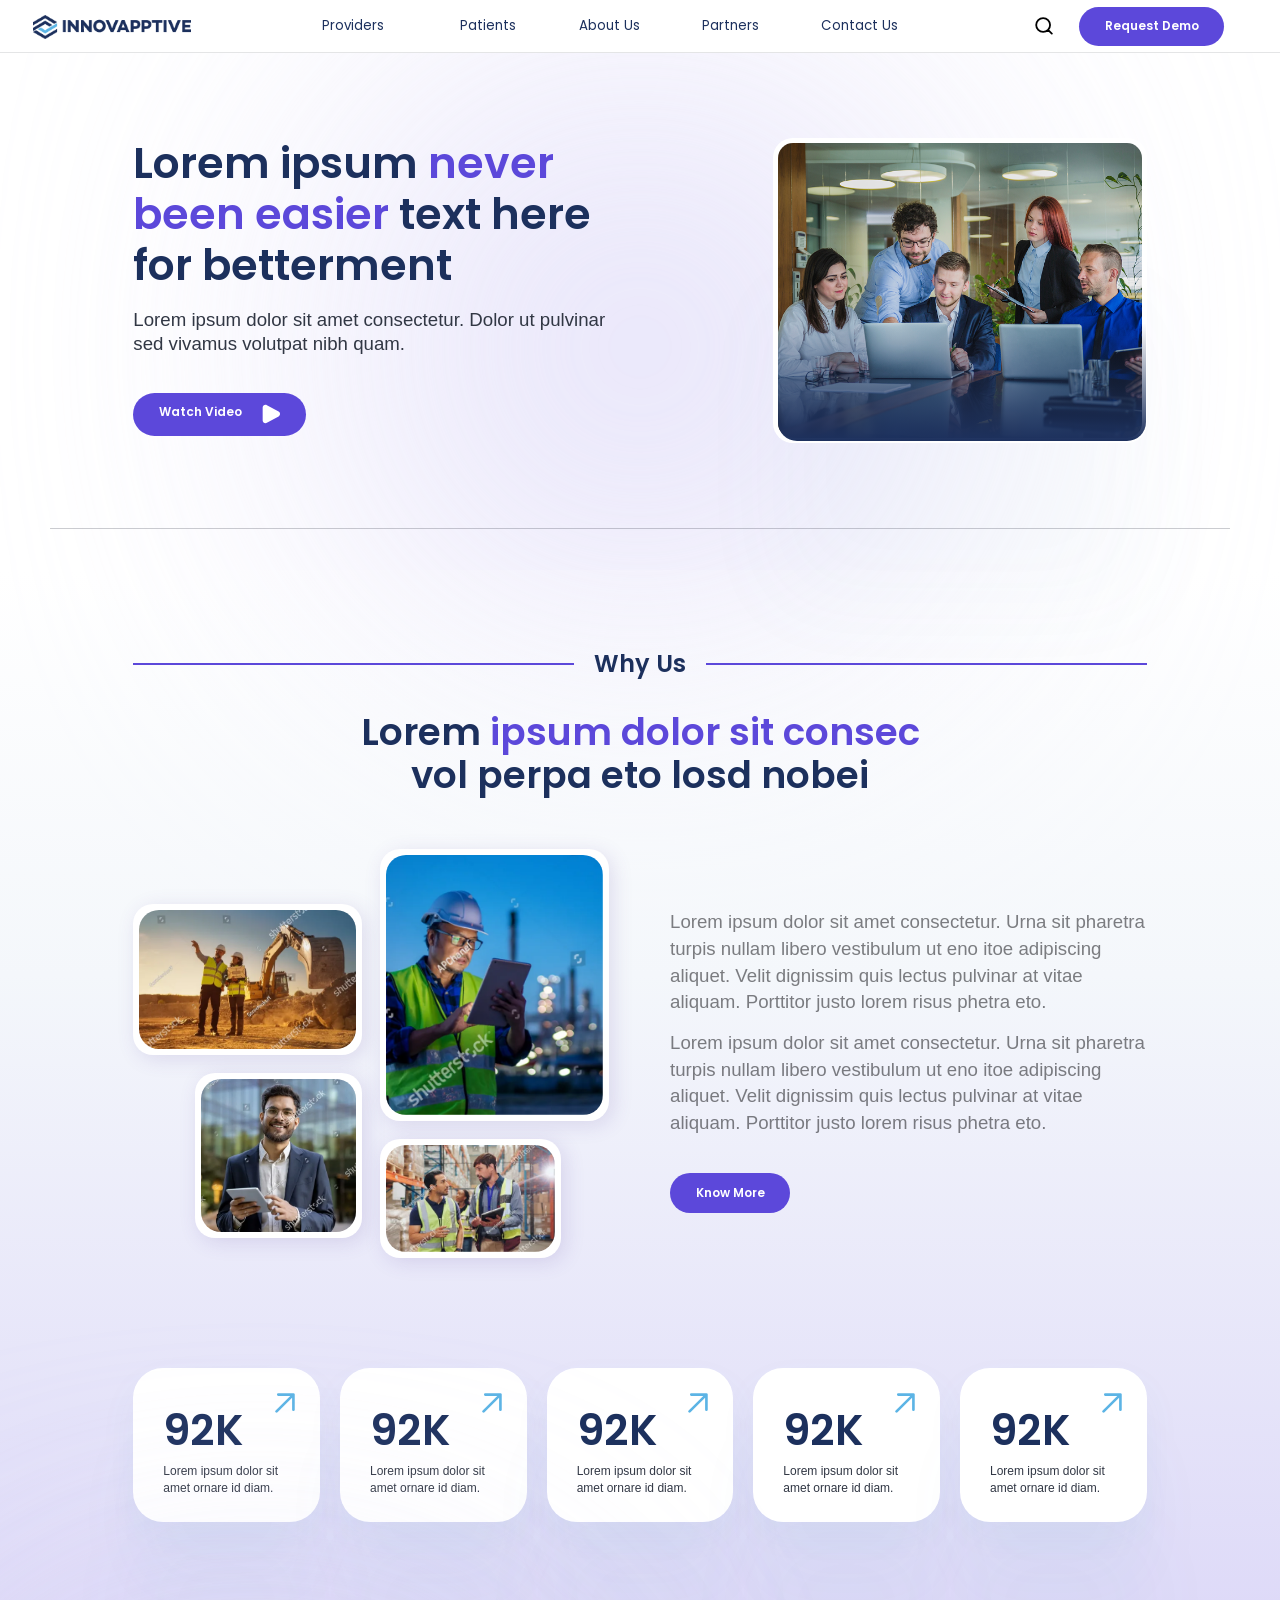
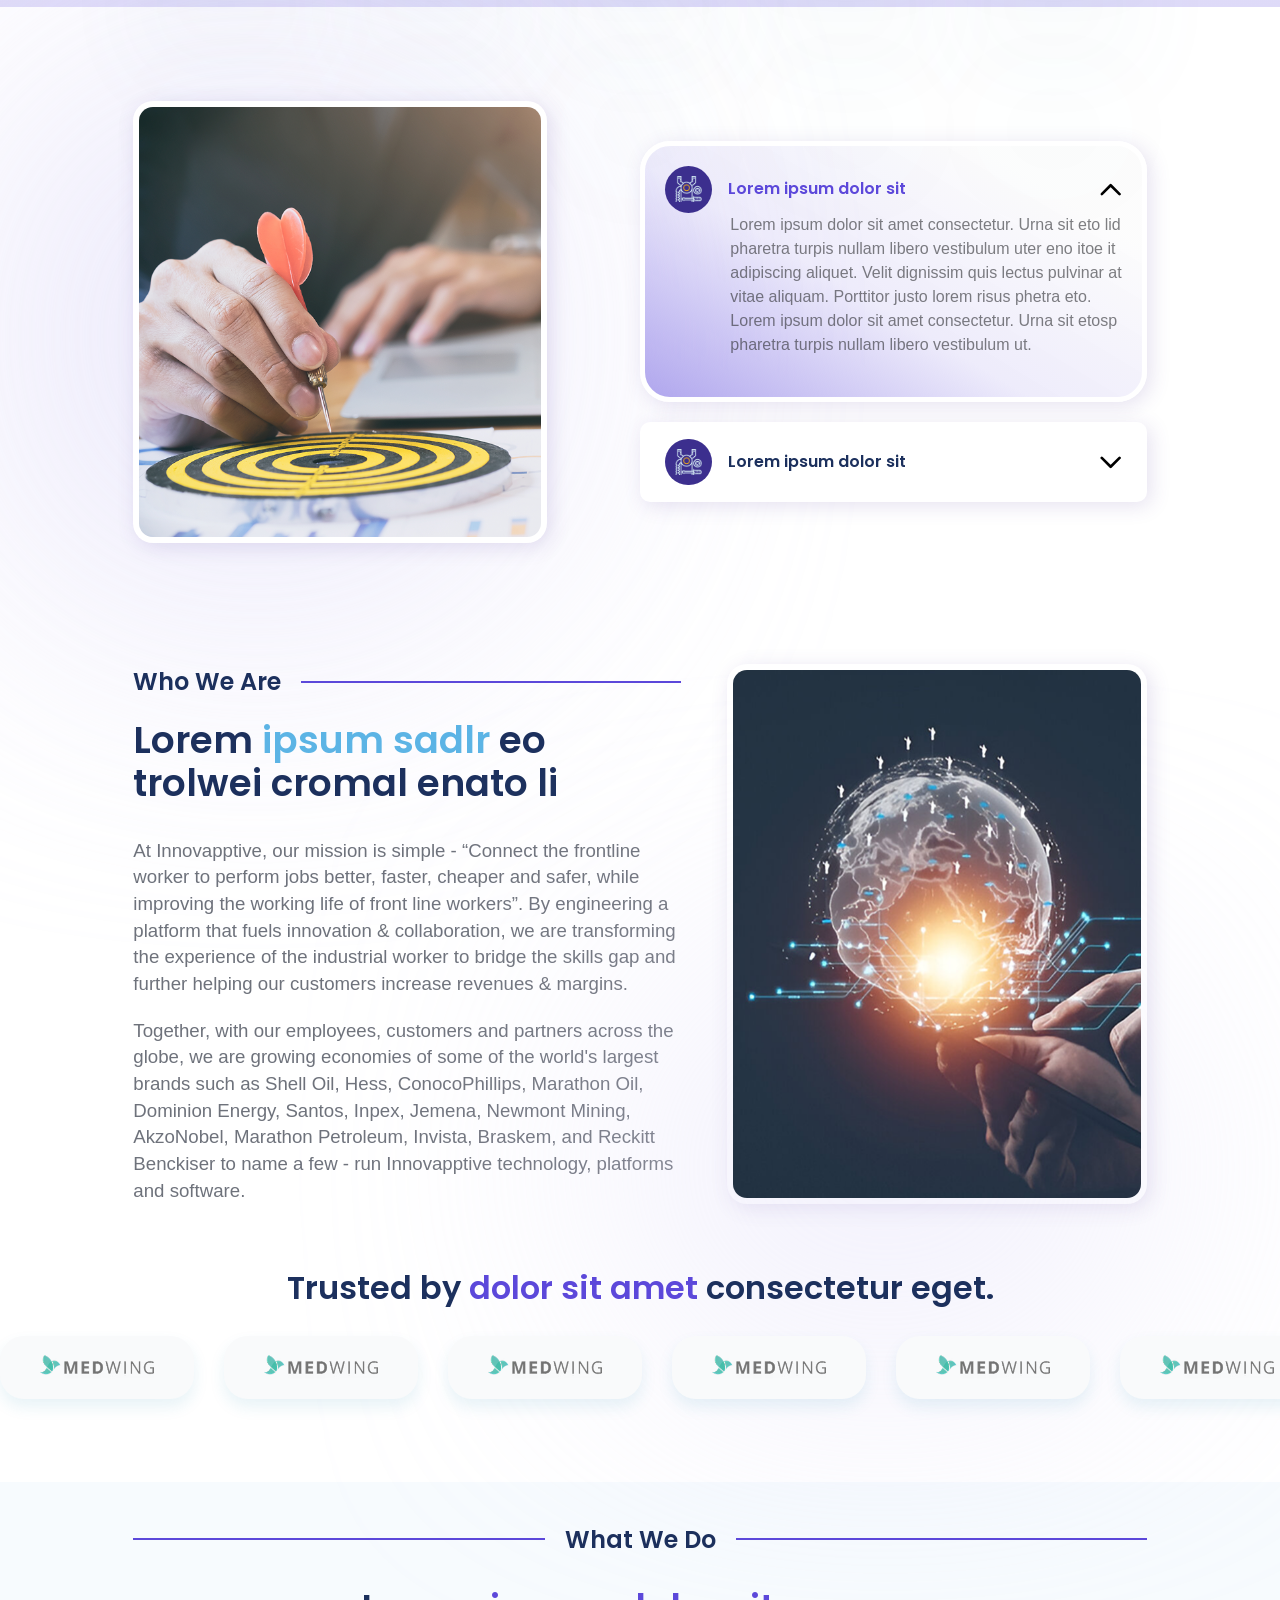
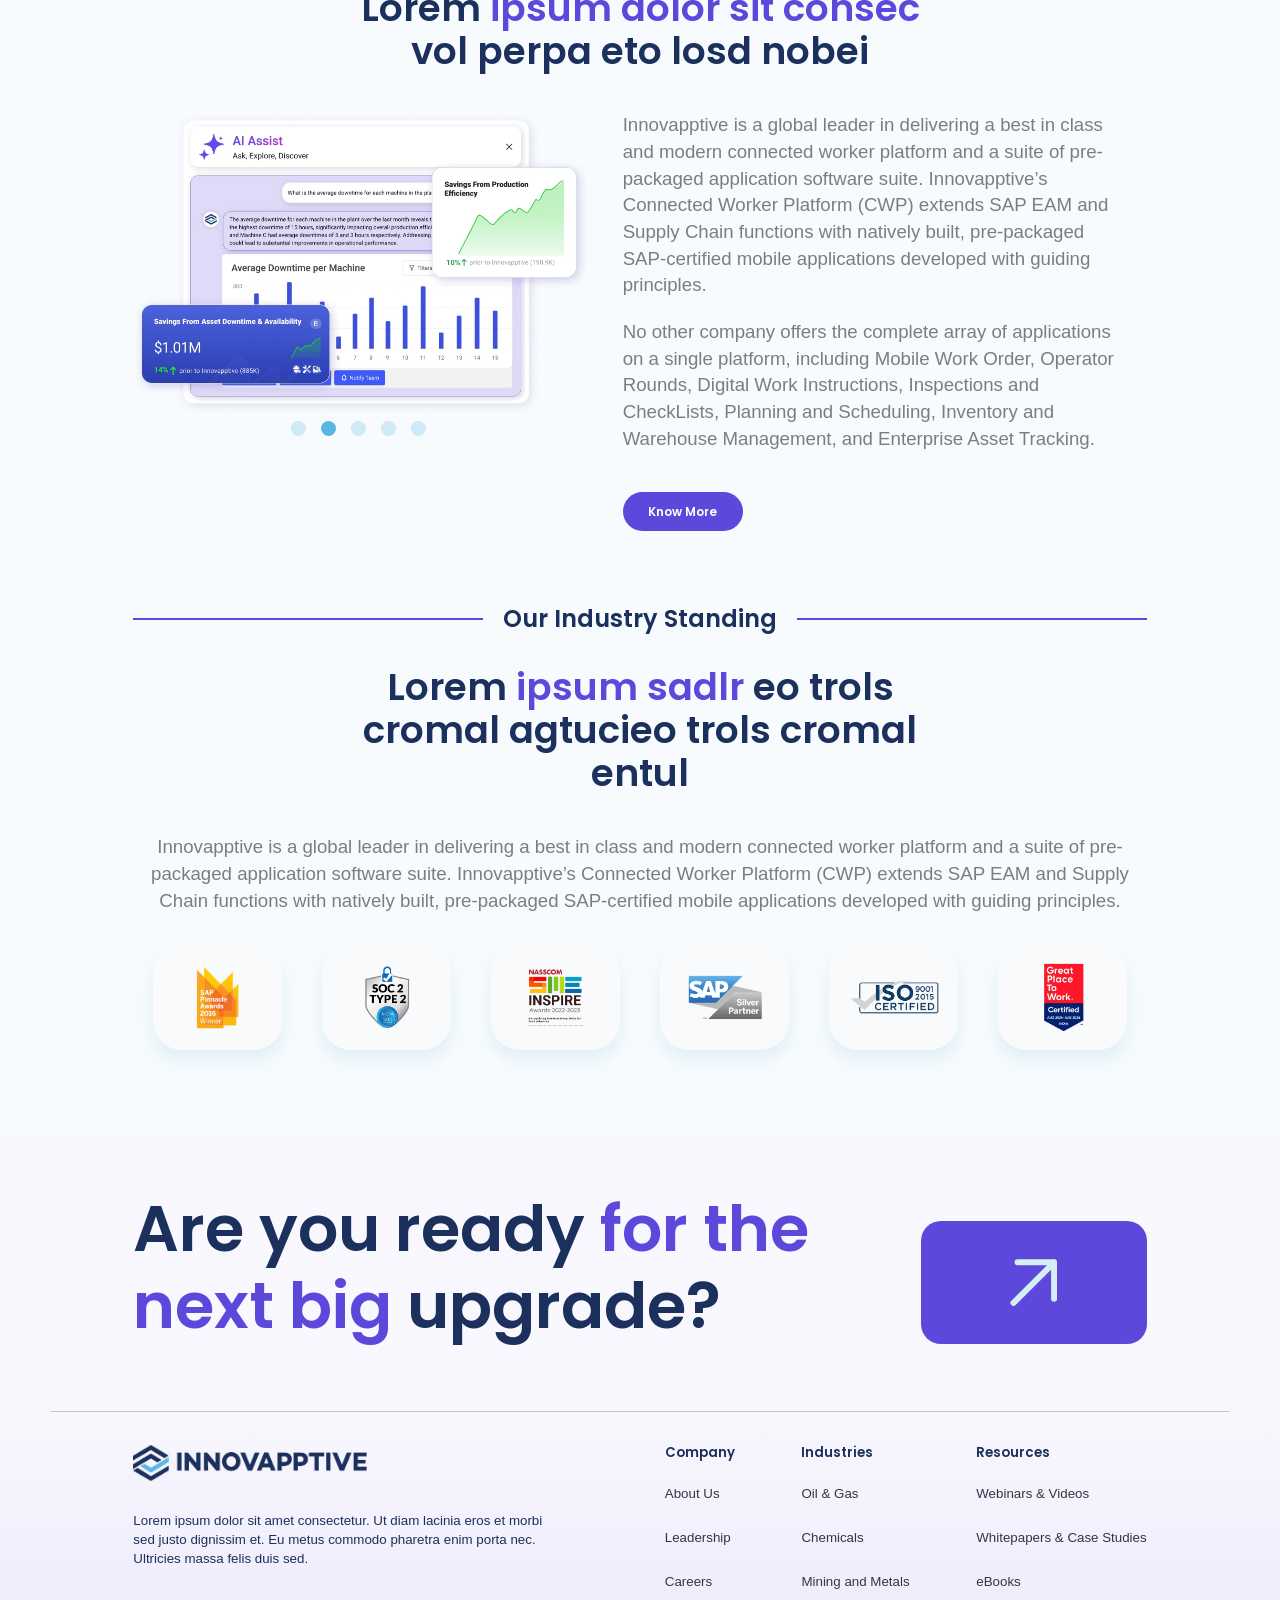
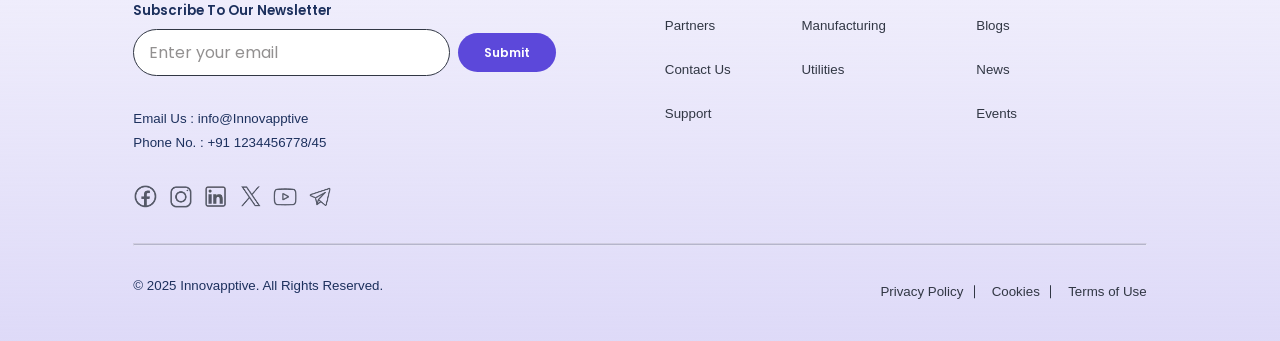
<file: about.html>
<!DOCTYPE html>
<html lang="en">
<head>
    <meta charset="UTF-8">
    <meta name="viewport" content="width=device-width, initial-scale=1.0">
    <title>Innvoapptive</title>
    <link rel="stylesheet" href="css/custom-style.css">
</head>
<body>
  
    <header class="header_main">
        <div class="header_logo">
           <a href="#!"> <img src="images/logo.png" alt="logo"> </a>
        </div>

        <div class="right_menu">

          <div class="menu_part" id="my_menu">
            <ul>
              <li class="menu_dropdown"> <a href="#"> Providers</a> <button class="menu_arrow"></button>
                <div class="drop_down">
                  <div class="drop_down_inner">
                    <ul>
                      <li> <a href="#"> Operations Management </a> <button class="menu_arrow"></button>
                        <ul id="label_for" class="label_for">
                          <li> <a href="#"> Mobile Operator Rounds</a> 
                             <button class="menu_arrow"></button>
                             <div class="menu_data_main">
                                <div class="menu_image"> <img src="images/menu-image.png" alt=""> </div>
                                <div class="menu_data_cnt fs-20">
                                   <p>1Lorem ipsum dolor sit amet consectetur. Dolor ut pulvinar sed vivamus volutpat nibh quam. Eget tellus habitant ut ac nisi tristique etiam mi. </p> 

                                   <p> Lorem ipsum dolor sit amet consectetur. Dolor ut pulvinar sed vivamus volutpat nibh.</p>    
                                </div>
                             </div>
                          </li>
                          <li> <a href="#"> Shift Handovers </a> 
                            <button class="menu_arrow"></button>
                            <div class="menu_data_main">
                               <div class="menu_image"> <img src="images/menu-image.png" alt=""> </div>
                               <div class="menu_data_cnt fs-20">
                                  <p>2Lorem ipsum dolor sit amet consectetur. Dolor ut pulvinar sed vivamus volutpat nibh quam. Eget tellus habitant ut ac nisi tristique etiam mi. </p> 

                                  <p> Lorem ipsum dolor sit amet consectetur. Dolor ut pulvinar sed vivamus volutpat nibh.</p>    
                               </div>
                            </div>
                          </li>
                          <li> <a href="#"> Inspections </a> 
                            <button class="menu_arrow"></button>
                            <div class="menu_data_main">
                               <div class="menu_image"> <img src="images/menu-image.png" alt=""> </div>
                               <div class="menu_data_cnt fs-20">
                                  <p>3Lorem ipsum dolor sit amet consectetur. Dolor ut pulvinar sed vivamus volutpat nibh quam. Eget tellus habitant ut ac nisi tristique etiam mi. </p> 

                                  <p> Lorem ipsum dolor sit amet consectetur. Dolor ut pulvinar sed vivamus volutpat nibh.</p>    
                               </div>
                            </div>
                          </li>
                          <li> <a href="#"> Production & OEE Management </a> 
                            <button class="menu_arrow"></button>
                            <div class="menu_data_main">
                               <div class="menu_image"> <img src="images/menu-image.png" alt=""> </div>
                               <div class="menu_data_cnt fs-20">
                                  <p>4Lorem ipsum dolor sit amet consectetur. Dolor ut pulvinar sed vivamus volutpat nibh quam. Eget tellus habitant ut ac nisi tristique etiam mi. </p> 

                                  <p> Lorem ipsum dolor sit amet consectetur. Dolor ut pulvinar sed vivamus volutpat nibh.</p>    
                               </div>
                            </div>
                          </li>
                        </ul>
                      </li>

                      <li> <a href="#"> Maintenance Management</a> <button class="menu_arrow"></button>
                        <ul id="label_for" class="label_for">
                            <li> <a href="#"> Inherited Disease Genetics</a> 
                               <button class="menu_arrow"></button>
                               <div class="menu_data_main">
                                  <div class="menu_image"> <img src="images/menu-image.png" alt=""> </div>
                                  <div class="menu_data_cnt fs-20">
                                     <p>4Lorem ipsum dolor sit amet consectetur. Dolor ut pulvinar sed vivamus volutpat nibh quam. Eget tellus habitant ut ac nisi tristique etiam mi. </p> 
  
                                     <p> Lorem ipsum dolor sit amet consectetur. Dolor ut pulvinar sed vivamus volutpat nibh.</p>    
                                  </div>
                               </div>
                            </li>
                            <li> <a href="#"> Cancer Genetics</a> 
                              <button class="menu_arrow"></button>
                              <div class="menu_data_main">
                                 <div class="menu_image"> <img src="images/menu-image.png" alt=""> </div>
                                 <div class="menu_data_cnt fs-20">
                                    <p>5Lorem ipsum dolor sit amet consectetur. Dolor ut pulvinar sed vivamus volutpat nibh quam. Eget tellus habitant ut ac nisi tristique etiam mi. </p> 
  
                                    <p> Lorem ipsum dolor sit amet consectetur. Dolor ut pulvinar sed vivamus volutpat nibh.</p>    
                                 </div>
                              </div>
                            </li>
                            <li> <a href="#"> Infectious Disease Genetics</a> 
                              <button class="menu_arrow"></button>
                              <div class="menu_data_main">
                                 <div class="menu_image"> <img src="images/menu-image.png" alt=""> </div>
                                 <div class="menu_data_cnt fs-20">
                                    <p>6Lorem ipsum dolor sit amet consectetur. Dolor ut pulvinar sed vivamus volutpat nibh quam. Eget tellus habitant ut ac nisi tristique etiam mi. </p> 
  
                                    <p> Lorem ipsum dolor sit amet consectetur. Dolor ut pulvinar sed vivamus volutpat nibh.</p>    
                                 </div>
                              </div>
                            </li>
                          </ul>
                      </li>

                      <li> <a href="#"> Warehouse & Inventory </a> <button class="menu_arrow"></button>
                        <ul id="label_for" class="label_for">
                            <li> <a href="#"> Inherited Disease Genetics</a> 
                               <button class="menu_arrow"></button>
                               <div class="menu_data_main">
                                  <div class="menu_image"> <img src="images/menu-image.png" alt=""> </div>
                                  <div class="menu_data_cnt fs-20">
                                     <p>7Lorem ipsum dolor sit amet consectetur. Dolor ut pulvinar sed vivamus volutpat nibh quam. Eget tellus habitant ut ac nisi tristique etiam mi. </p> 
  
                                     <p> Lorem ipsum dolor sit amet consectetur. Dolor ut pulvinar sed vivamus volutpat nibh.</p>    
                                  </div>
                               </div>
                            </li>
                            <li> <a href="#"> Cancer Genetics</a> 
                              <button class="menu_arrow"></button>
                              <div class="menu_data_main">
                                 <div class="menu_image"> <img src="images/menu-image.png" alt=""> </div>
                                 <div class="menu_data_cnt fs-20">
                                    <p>8Lorem ipsum dolor sit amet consectetur. Dolor ut pulvinar sed vivamus volutpat nibh quam. Eget tellus habitant ut ac nisi tristique etiam mi. </p> 
  
                                    <p> Lorem ipsum dolor sit amet consectetur. Dolor ut pulvinar sed vivamus volutpat nibh.</p>    
                                 </div>
                              </div>
                            </li>
                            <li> <a href="#"> Infectious Disease Genetics</a> 
                              <button class="menu_arrow"></button>
                              <div class="menu_data_main">
                                 <div class="menu_image"> <img src="images/menu-image.png" alt=""> </div>
                                 <div class="menu_data_cnt fs-20">
                                    <p>9Lorem ipsum dolor sit amet consectetur. Dolor ut pulvinar sed vivamus volutpat nibh quam. Eget tellus habitant ut ac nisi tristique etiam mi. </p> 
  
                                    <p> Lorem ipsum dolor sit amet consectetur. Dolor ut pulvinar sed vivamus volutpat nibh.</p>    
                                 </div>
                              </div>
                            </li>
                          </ul>
                      </li>

                      <li> <a href="#"> EHS (Environment, Health, Safety) </a> <button class="menu_arrow"></button>
                        <ul id="label_for" class="label_for">
                            <li> <a href="#"> Inherited Disease Genetics</a> 
                               <button class="menu_arrow"></button>
                               <div class="menu_data_main">
                                  <div class="menu_image"> <img src="images/menu-image.png" alt=""> </div>
                                  <div class="menu_data_cnt fs-20">
                                     <p>7Lorem ipsum dolor sit amet consectetur. Dolor ut pulvinar sed vivamus volutpat nibh quam. Eget tellus habitant ut ac nisi tristique etiam mi. </p> 
  
                                     <p> Lorem ipsum dolor sit amet consectetur. Dolor ut pulvinar sed vivamus volutpat nibh.</p>    
                                  </div>
                               </div>
                            </li>
                            <li> <a href="#"> Cancer Genetics</a> 
                              <button class="menu_arrow"></button>
                              <div class="menu_data_main">
                                 <div class="menu_image"> <img src="images/menu-image.png" alt=""> </div>
                                 <div class="menu_data_cnt fs-20">
                                    <p>8Lorem ipsum dolor sit amet consectetur. Dolor ut pulvinar sed vivamus volutpat nibh quam. Eget tellus habitant ut ac nisi tristique etiam mi. </p> 
  
                                    <p> Lorem ipsum dolor sit amet consectetur. Dolor ut pulvinar sed vivamus volutpat nibh.</p>    
                                 </div>
                              </div>
                            </li>
                            <li> <a href="#"> Infectious Disease Genetics</a> 
                              <button class="menu_arrow"></button>
                              <div class="menu_data_main">
                                 <div class="menu_image"> <img src="images/menu-image.png" alt=""> </div>
                                 <div class="menu_data_cnt fs-20">
                                    <p>9Lorem ipsum dolor sit amet consectetur. Dolor ut pulvinar sed vivamus volutpat nibh quam. Eget tellus habitant ut ac nisi tristique etiam mi. </p> 
  
                                    <p> Lorem ipsum dolor sit amet consectetur. Dolor ut pulvinar sed vivamus volutpat nibh.</p>    
                                 </div>
                              </div>
                            </li>
                          </ul>
                      </li>
                      
                      <li><a href="#!"> Back Office</a></li>
                    </ul>
                  </div>
                </div>
              </li>
              <li><a href="#"> Patients</a></li>
              <li><a href="#"> About Us</a></li>
              <li><a href="#"> Partners</a></li>
              <li><a href="#"> Contact Us</a></li>
              
            </ul>
          </div>

          
          
        </div>

        <div class="right_menu_search">

            <div class="search_box">
                <ul>
                  <li class="search_header"> 
                      <button type="button" class="search-main search_btn"> 
                          <svg xmlns="http://www.w3.org/2000/svg" width="30" height="30" viewBox="0 0 30 30" fill="none">
                              <path d="M21.7492 21.4388L28 27.7348M25.1111 13.2904C25.1111 19.6724 19.9375 24.8459 13.5556 24.8459C7.1736 24.8459 2 19.6724 2 13.2904C2 6.90843 7.1736 1.73483 13.5556 1.73483C19.9375 1.73483 25.1111 6.90843 25.1111 13.2904Z" stroke="currentColor" stroke-width="3" stroke-linecap="round" stroke-linejoin="round"/>
                          </svg>
                      </button>


                  </li>
                </ul>
              </div>

              <div class="menu_btn">
                <a href="#!" class="bg_button"> Request Demo </a>
              </div>

              <div class="mobile_menu_toggle">
                <span></span>
                <span></span>
                <span></span>
              </div>

        </div>

        <div class="search-form-main">

            <div class="search-cross">
                <button type="button" class="search-main search_btn"> 
                <svg xmlns="http://www.w3.org/2000/svg" width="45" height="45" viewBox="0 0 45 45" fill="none">
                    <path d="M12.5438 30.5455C12.0166 31.0727 12.0166 31.9273 12.5438 32.4545C13.071 32.9818 13.9258 32.9818 14.453 32.4545L12.5438 30.5455ZM23.453 23.4545C23.9802 22.9273 23.9802 22.0727 23.453 21.5455C22.9258 21.0182 22.0711 21.0182 21.5439 21.5455L23.453 23.4545ZM21.5439 21.5455C21.0167 22.0727 21.0167 22.9273 21.5439 23.4545C22.0711 23.9818 22.9258 23.9818 23.453 23.4545L21.5439 21.5455ZM32.453 14.4546C32.9802 13.9274 32.9802 13.0726 32.453 12.5454C31.9258 12.0182 31.0711 12.0182 30.5439 12.5454L32.453 14.4546ZM23.453 21.5455C22.9258 21.0182 22.0711 21.0182 21.5439 21.5455C21.0167 22.0727 21.0167 22.9273 21.5439 23.4545L23.453 21.5455ZM30.5439 32.4545C31.0711 32.9818 31.9258 32.9818 32.453 32.4545C32.9802 31.9273 32.9802 31.0727 32.453 30.5455L30.5439 32.4545ZM21.5439 23.4545C22.0711 23.9818 22.9258 23.9818 23.453 23.4545C23.9802 22.9273 23.9802 22.0727 23.453 21.5455L21.5439 23.4545ZM14.453 12.5454C13.9258 12.0182 13.071 12.0182 12.5438 12.5454C12.0166 13.0726 12.0166 13.9274 12.5438 14.4546L14.453 12.5454ZM14.453 32.4545L23.453 23.4545L21.5439 21.5455L12.5438 30.5455L14.453 32.4545ZM23.453 23.4545L32.453 14.4546L30.5439 12.5454L21.5439 21.5455L23.453 23.4545ZM21.5439 23.4545L30.5439 32.4545L32.453 30.5455L23.453 21.5455L21.5439 23.4545ZM23.453 21.5455L14.453 12.5454L12.5438 14.4546L21.5439 23.4545L23.453 21.5455Z" fill="black"/>
                    </svg>
                    </button>
            </div>

            <h3>Find What You Need, Instantly!</h3>
            <form role="search" method="get" class="search-form" action="sitename.com/">
               <input type="search" class="search-field" placeholder="Search …" value="" name="s">
              
               <div class="search-form-bootom">
                <span>AI-powered solutions</span>
                <span>AI-powered solutions</span>
                <span>AI-powered solutions</span>
                <span>AI-powered solutions</span>
               </div>
            </form>
          </div>


    </header>
    
    <main>


        <section class="section_banner blog_banner">
            <div class="header_bg_img">
                <div class="container">
                    <div class="row banner_row">
                        <div class="col-12 col-sm-6">
                            <div class="header_text" data-aos="fade-right" data-aos-delay="200">
                                <h1 class="fs-64">Lorem ipsum <span>never been easier  </span>text here  for betterment  </h1>
                                <p class="fs-28"> Lorem ipsum dolor sit amet consectetur. Dolor ut pulvinar sed vivamus volutpat nibh quam.</p>
                                <div class="banner_button flex">
                                    <a href="javascipt:void(0);" class="bg_button"> Watch Video  <span><svg xmlns="http://www.w3.org/2000/svg" width="22" height="22" viewBox="0 0 22 22" fill="none">
                                        <path d="M19.6239 8.57318C21.569 9.63094 21.569 12.369 19.6239 13.4268L7.87958 19.8133C5.98917 20.8413 3.66602 19.5033 3.66602 17.3865V4.61347C3.66602 2.49669 5.98917 1.15866 7.87957 2.18667L19.6239 8.57318Z" fill="currentColor"></path>
                                      </svg> </span></a>
                                </div>
                            </div>
                        </div>

                        <div class="col-12 col-sm-6">
                            <div class="slider_wrapper" data-aos="fade-left" data-aos-delay="200">
                                <div class="">

                                    <div class="item">
                                          <!-- <div class="saving_bg1"> <img src="images/saving-img.png" alt=""> </div>
                                          <div class="saving_bg2"> <img src="images/total-saving-up.png" alt=""> </div> -->
                                          <img src="images/about-page/banner-img.png" alt="">
                                              <!-- <div class="video_content fs-28">
                                                <p><span> 521K Hours </span> dolor sit ame cello kit it</p>
                                              </div> -->
                                        </div>
                                </div>
                            </div>
                        </div>

                    </div>
                </div>
            </div>
        </section>

        <div class="seperator"></div>





<section class="whyus_section">
  <div class="whyus_row">


    <div class="whyus_top_section">
      <div class="container">

      
        <div class="whyus_top">
          <div class="title_one aos-init" data-aos="fade-down" data-aos-delay="200">
            <h3 class="fs-36 title_up"><span> Why Us </span> </h3>
            <h2 class="fs-56 title_bottom"> Lorem <span>ipsum dolor sit consec </span> vol perpa eto losd nobei </h2>
              
          </div>
        </div>


        <div class="whyus_top-row">
          <div class="whyus_top_left">
            <div class="whyus_top_left_row">
              <ul>
                <li>
                  
                  <div class="whyus_box">
                    <div class="whyus_box_img">
                    <img src="images/about-page/whyus1.webp" alt="" srcset="">
                  </div>
                  </div>

                  <div class="whyus_box">
                    <div class="whyus_box_img">
                    <img src="images/about-page/whyus3.webp" alt="" srcset="">
                    </div>
                  </div>
                </li>

                <li>
                  <div class="whyus_box">
                    <div class="whyus_box_img">
                    <img src="images/about-page/whyus2.webp" alt="" srcset="">
                    </div>
                  </div>
                  <div class="whyus_box">
                    <div class="whyus_box_img">
                    <img src="images/about-page/whyus4.webp" alt="" srcset="">
                    </div>
                  </div>
                </li>
              </ul>
            </div>
          </div>
          <div class="whyus_top_right">
            <div class="whyus_content">
                <p>Lorem ipsum dolor sit amet consectetur. Urna sit pharetra turpis nullam libero vestibulum ut  eno itoe adipiscing aliquet. Velit dignissim quis lectus pulvinar at vitae aliquam. Porttitor justo lorem risus phetra eto.</p>
                <p>Lorem ipsum dolor sit amet consectetur. Urna sit pharetra turpis nullam libero vestibulum ut  eno itoe adipiscing aliquet. Velit dignissim quis lectus pulvinar at vitae aliquam. Porttitor justo lorem risus phetra eto.</p>

              <div class="banner_button flex">
                <a href="javascipt:void(0);" class="bg_button" tabindex="0">Know More</a>
              </div>
            </div>
          </div>
        </div>


     </div>

     

    </div>

    <div class="container">

      <div class="whyus_bottom_section">
      <div class="about_data_right fs-18">

        <div class="count_box" data-aos="fade-down" data-aos-delay="200"> 
          <h2 class="fs-64"> 92K </h2>    
          <p> Lorem ipsum dolor sit amet ornare id diam. </p>
          <div class="arrow_about">
            <svg xmlns="http://www.w3.org/2000/svg" width="38" height="38" viewBox="0 0 38 38" fill="none">
                <path d="M3 35L35 3M35 3H6.2M35 3V31.8" stroke="currentColor" stroke-width="5" stroke-linecap="round" stroke-linejoin="round"></path>
              </svg>
          </div>
        </div>


        <div class="count_box" data-aos="fade-down" data-aos-delay="200"> 
          <h2 class="fs-64"> 92K </h2>    
          <p> Lorem ipsum dolor sit amet ornare id diam. </p>
          <div class="arrow_about">
            <svg xmlns="http://www.w3.org/2000/svg" width="38" height="38" viewBox="0 0 38 38" fill="none">
                <path d="M3 35L35 3M35 3H6.2M35 3V31.8" stroke="currentColor" stroke-width="5" stroke-linecap="round" stroke-linejoin="round"></path>
              </svg>
          </div>
        </div>

        <div class="count_box" data-aos="fade-down" data-aos-delay="200"> 
          <h2 class="fs-64"> 92K </h2>  
            <p> Lorem ipsum dolor sit amet ornare id diam. </p>
            <div class="arrow_about">
              <svg xmlns="http://www.w3.org/2000/svg" width="38" height="38" viewBox="0 0 38 38" fill="none">
                  <path d="M3 35L35 3M35 3H6.2M35 3V31.8" stroke="currentColor" stroke-width="5" stroke-linecap="round" stroke-linejoin="round"></path>
                </svg>
            </div>
          </div>

          <div class="count_box" data-aos="fade-up" data-aos-delay="200"> 
            <h2 class="fs-64"> 92K </h2>    
            <p> Lorem ipsum dolor sit amet ornare id diam. </p>
            <div class="arrow_about">
              <svg xmlns="http://www.w3.org/2000/svg" width="38" height="38" viewBox="0 0 38 38" fill="none">
                  <path d="M3 35L35 3M35 3H6.2M35 3V31.8" stroke="currentColor" stroke-width="5" stroke-linecap="round" stroke-linejoin="round"></path>
                </svg>
            </div>
          </div>

          <div class="count_box" data-aos="fade-up" data-aos-delay="200"> 
            <h2 class="fs-64"> 92K </h2>    
            <p> Lorem ipsum dolor sit amet ornare id diam. </p>
            <div class="arrow_about">
              <svg xmlns="http://www.w3.org/2000/svg" width="38" height="38" viewBox="0 0 38 38" fill="none">
                  <path d="M3 35L35 3M35 3H6.2M35 3V31.8" stroke="currentColor" stroke-width="5" stroke-linecap="round" stroke-linejoin="round"></path>
                </svg>
            </div>
          </div>
      </div>
    </div>
    
    </div>

   


  </div>
</section>




<section class="career_col_maim mission_section">
  <div class="container">
      <div class="career_col_inner">
         <div class="career_col_left" data-aos="fade-right" data-aos-delay="200"> <img src="images/mission-bg.png" alt=""> </div>
         <div class="career_col_right" data-aos="fade-left" data-aos-delay="200"> 
         
            <div class="career_col_data">
              <ul>
                  <li class="active"> 
                      <a href="#!" class="accordion_title">  
                       <div class=" mission_accordion-item-header ">
                        <div class="col_img_career"> <span> <img src="images/maintenance.png" alt=""> </span> Lorem ipsum dolor sit </div>    
                        <div class="col_arrow_career">
                          <svg xmlns="http://www.w3.org/2000/svg" width="30" height="17" viewBox="0 0 30 17" fill="none">
                            <path d="M2.5 2L15 14.5L27.5 2" stroke="black" stroke-width="3.75" stroke-linecap="round" stroke-linejoin="round"/>
                          </svg>
                        </div>
                       </div>

                       <div class="accordion_content fs-24">
                        <p>Lorem ipsum dolor sit amet consectetur. Urna sit eto lid pharetra turpis nullam libero vestibulum uter eno itoe it adipiscing aliquet. Velit dignissim quis lectus pulvinar at vitae aliquam. Porttitor justo lorem risus phetra eto. Lorem ipsum dolor sit amet consectetur. Urna sit etosp pharetra turpis nullam libero vestibulum ut.</p>
                       </div>
                     </a> 
                  </li>
                  <li> 
                      <a href="#!" class="accordion_title">  
                       <div class=" mission_accordion-item-header ">
                        <div class="col_img_career"> <span> <img src="images/maintenance.png" alt=""> </span> Lorem ipsum dolor sit </div>    
                        <div class="col_arrow_career">
                          <svg xmlns="http://www.w3.org/2000/svg" width="30" height="17" viewBox="0 0 30 17" fill="none">
                            <path d="M2.5 2L15 14.5L27.5 2" stroke="black" stroke-width="3.75" stroke-linecap="round" stroke-linejoin="round"/>
                            </svg>
                        </div>
                       </div>

                       <div class="accordion_content fs-24">
                        <p>Lorem ipsum dolor sit amet consectetur. Urna sit eto lid pharetra turpis nullam libero vestibulum uter eno itoe it adipiscing aliquet. Velit dignissim quis lectus pulvinar at vitae aliquam. Porttitor justo lorem risus phetra eto. Lorem ipsum dolor sit amet consectetur. Urna sit etosp pharetra turpis nullam libero vestibulum ut.</p>
                       </div>
                     </a> 
                  </li>
              

              </ul>
            </div>
            
         </div>
      </div>
  </div>
</section>


<section class="who_we_are">
  <div class="container">

    <div class="who_we_are_inner">
       <div class="who_we_are_left"> 
        <div class="title_two" data-aos="fade-right" data-aos-delay="200"> 
          <div class="fs-36 title_two_up"> Who We Are  </div>
          <div class="fs-56 title_two_bottom"> Lorem  <span> ipsum sadlr  </span> eo trolwei cromal enato li </div>
        </div> 

        <p> At Innovapptive, our mission is simple - “Connect the frontline worker to perform jobs better, faster, cheaper and safer, while improving the working life of front line workers”. By engineering a platform that fuels innovation & collaboration, we are transforming the experience of the industrial worker to bridge the skills gap and further helping our customers increase revenues & margins. </p>

        <p> Together, with our employees, customers and partners across the globe, we are growing economies of some of the world's largest brands such as Shell Oil, Hess, ConocoPhillips, Marathon Oil, Dominion Energy, Santos, Inpex, Jemena, Newmont Mining, AkzoNobel, Marathon Petroleum, Invista, Braskem, and Reckitt Benckiser to name a few - run Innovapptive technology, platforms and software.</p>

       </div>
       <div class="who_we_are_right"> <img src="images/who-we-are-image.png" alt=""> </div>
    </div>
  </div>
</section>




 <section class="trusted_by">

              <div class="container">
                 <div class="trusted_title" data-aos="fade-down" data-aos-delay="200"> <h2 class="fs-48"> Trusted by <span> dolor sit amet </span> consectetur eget. </h2> </div>
              </div>


              <div class="trusted_slider" data-aos="fade-up" data-aos-delay="200">

                  <div class="trusted_item">
                       <img src="images/home-page/trusted-img.png" alt="">
                  </div>

                  <div class="trusted_item">
                    <img src="images/home-page/trusted-img.png" alt="">
                  </div>

                  <div class="trusted_item">
                    <img src="images/home-page/trusted-img.png" alt="">
                  </div>

                  <div class="trusted_item">
                    <img src="images/home-page/trusted-img.png" alt="">
                  </div>

                  <div class="trusted_item">
                    <img src="images/home-page/trusted-img.png" alt="">
                  </div>

                  <div class="trusted_item">
                    <img src="images/home-page/trusted-img.png" alt="">
                  </div>

                  <div class="trusted_item">
                    <img src="images/home-page/trusted-img.png" alt="">
                  </div>

                    <div class="trusted_item">
                        <img src="images/home-page/trusted-img.png" alt="">
                    </div>

                    <div class="trusted_item">
                        <img src="images/home-page/trusted-img.png" alt="">
                    </div>

                    <div class="trusted_item">
                        <img src="images/home-page/trusted-img.png" alt="">
                    </div>

                    <div class="trusted_item">
                        <img src="images/home-page/trusted-img.png" alt="">
                    </div>

                    <div class="trusted_item">
                        <img src="images/home-page/trusted-img.png" alt="">
                    </div>

              </div>



</section>





        

      <div class="we_do_industry_section">

          <div class="container">

            <section class="we_do_section_up">

                <div class="title_one" data-aos="fade-up" data-aos-delay="100">
                    <h3 class="fs-36 title_up"><span> What We Do</span> </h3>
                    <h2 class="fs-56 title_bottom"> Lorem   <span>ipsum dolor sit consec</span> vol perpa eto losd nobei </h2>
                </div>


                <div class="we_do_section_up_inner">

                    <div class="we_do_section_up_left"> 

                      <div class="what_we_do_slider">

                        <div>
                          <img src="images/what-we-do-image.webp" alt=""> 
                        </div>

                        <div>
                          <img src="images/what-we-do-image.webp" alt=""> 
                        </div>

                        <div>
                          <img src="images/what-we-do-image.webp" alt=""> 
                        </div>


                        <div>
                          <img src="images/what-we-do-image.webp" alt=""> 
                        </div>

                        <div>
                          <img src="images/what-we-do-image.webp" alt=""> 
                        </div>

                      </div>


                    </div>

                    <div class="we_do_section_up_right">  
                      <p>  Innovapptive is a global leader in delivering a best in class and modern connected worker platform and a suite of pre-packaged application software suite. Innovapptive’s Connected Worker Platform (CWP) extends SAP EAM and Supply Chain functions with natively built, pre-packaged SAP-certified mobile applications developed with guiding principles.</p>  

                      <p>  No other company offers the complete array of applications on a single platform, including Mobile Work Order, Operator Rounds, Digital Work Instructions, Inspections and CheckLists, Planning and Scheduling, Inventory and Warehouse Management, and Enterprise Asset Tracking. </p>

                      <div class="btn_what_we_do">
                          <a href="#!" class="bg_button"> Know More </a>
                      </div>
                    </div>

                </div>




            </section>


            <div class="what-we-do-image">




            </div>

              <section class="certification_section">
                      

                      <div class="title_one" data-aos="fade-up" data-aos-delay="100">
                        <h3 class="fs-36 title_up"><span> Our Industry Standing </span> </h3>
                        <h2 class="fs-56 title_bottom"> Lorem   <span>ipsum sadlr</span> eo trols cromal agtucieo trols cromal entul </h2>
                        <p>Innovapptive is a global leader in delivering a best in class and modern connected worker platform and a suite of pre-packaged application software suite. Innovapptive’s Connected Worker Platform (CWP) extends SAP EAM and Supply Chain functions with natively built, pre-packaged SAP-certified mobile applications developed with guiding principles.</p>
                    </div>
                      
                          <div class="certification_slider">
                              <div>
                                  <div class="certification_img"> <img src="images/certification1.webp" alt=""> </div>
                              </div>
                              <div>
                                  <div class="certification_img"> <img src="images/certification2.webp" alt=""> </div>
                              </div>
                              <div>
                                  <div class="certification_img"> <img src="images/certification3.webp" alt=""> </div>
                              </div>
                              <div>
                                  <div class="certification_img"> <img src="images/certification4.webp" alt=""> </div>
                              </div>
                              <div>
                                  <div class="certification_img"> <img src="images/certification5.webp" alt=""> </div>
                              </div>
                              <div>
                                  <div class="certification_img"> <img src="images/certification6.webp" alt=""> </div>
                              </div>

                          </div>

              </section>

          </div>


      </div>
 
    </main>



    <footer class="footer">
        <div class="container">
            <div class="row footer_top">
                <div class="col-12">
                    <div class="upgrade_wrap">
                        <div class="upgrade_heading" data-aos="fade-right" data-aos-delay="200">
                            <h5 class="fs-96">Are you ready <span> for the next big </span> upgrade?</h5>
                        </div>
                        <div class="upgrade_btn" data-aos="fade-left" data-aos-delay="200">
                            <a href="#!">
                                <svg xmlns="http://www.w3.org/2000/svg" width="93" height="92" viewBox="0 0 93 92" fill="none">
                                    <path d="M6.96875 86L86.9688 6M86.9688 6H14.9688M86.9688 6V78" stroke="#D6EDF5" stroke-width="12" stroke-linecap="round" stroke-linejoin="round"/>
                                </svg>
                            </a>
                        </div>
                    </div>
                </div>
            </div>
        </div>
        <div class="seperator"></div>
        <div class="container">
            <div class="row footer_middle">
                <div class="col-12 col-sm-5">
                    <div class="footer_logo">
                        <a href="javaScript:void(0);"><img class="img-fluid" src="images/Innovapptive-logo.webp" alt="Logo"></a>
                        <div class="footer_tagline fs-20"><p>Lorem ipsum dolor sit amet consectetur. Ut diam lacinia eros et morbi sed justo dignissim et. Eu metus commodo pharetra enim porta nec. Ultricies massa felis duis sed.</p></div>
                    </div>

                    <div class="footer_subscribe">
                        <div class="footer_heading fs-20">Subscribe To Our Newsletter</div>
                        <form action="#">
                            <div class="subscribe_field">
                                <input class="form-field" type="email" placeholder="Enter your email">
                                <button class="bg_button">Submit</button>
                            </div>
                        </form>
                    </div>

                    <div class="footer_info">
                        <div class="footer_contact fs-20">Email Us : info@Innovapptive</div>
                        <div class="footer_contact fs-20">Phone No. : +91 1234456778/45</div>
                        <div class="footer_social">
                            <ul class="social_list">
                                <li><a href="jaavascript:void(0);"><img class="img-fluid" src="images/facebook.webp" alt="Facebook"></a></li>
                                <li><a href="jaavascript:void(0);"><img class="img-fluid" src="images/instagram_.webp" alt="Instagram"></a></li>
                                <li><a href="jaavascript:void(0);"><img class="img-fluid" src="images/linkedin.webp" alt="Linkedin"></a></li>
                                <li><a href="jaavascript:void(0);"><img class="img-fluid" src="images/twiter.webp" alt="Twitter"></a></li>
                                <li><a href="jaavascript:void(0);"><img class="img-fluid" src="images/youtube.webp" alt="YouTube"></a></li>
                                <li><a href="jaavascript:void(0);"><img class="img-fluid" src="images/telegram.webp" alt="telegram"></a></li>
                            </ul>
                        </div>
                    </div>
                </div>
                <div class="col-12 col-sm-7">
                    <div class="footer_nav">
                        <div class="footer_nav_wrap">
                            <div class="footer_col">
                                <div class="footer_heading fs-20">Company</div>
                                <div class="footer_links">
                                    <ul>
                                        <li class="fs-20"><a href="jaavascript:void(0);">About Us</a></li>
                                        <li class="fs-20"><a href="jaavascript:void(0);">Leadership</a></li>
                                        <li class="fs-20"><a href="jaavascript:void(0);">Careers</a></li>
                                        <li class="fs-20"><a href="jaavascript:void(0);">Partners</a></li>
                                        <li class="fs-20"><a href="jaavascript:void(0);">Contact Us</a></li>
                                        <li class="fs-20"><a href="jaavascript:void(0);">Support</a></li>
                                    </ul>
                                </div>
                            </div>
                            <div class="footer_col">
                                <div class="footer_heading fs-20">Industries</div>
                                <div class="footer_links">
                                    <ul>
                                        <li class="fs-20"><a href="jaavascript:void(0);">Oil & Gas</a></li>
                                        <li class="fs-20"><a href="jaavascript:void(0);">Chemicals</a></li>
                                        <li class="fs-20"><a href="jaavascript:void(0);">Mining and Metals</a></li>
                                        <li class="fs-20"><a href="jaavascript:void(0);">Manufacturing</a></li>
                                        <li class="fs-20"><a href="jaavascript:void(0);">Utilities</a></li>
                                    </ul>
                                </div>
                            </div>
                            <div class="footer_col">
                                <div class="footer_heading fs-20">Resources</div>
                                <div class="footer_links">
                                    <ul>
                                        <li class="fs-20"><a href="jaavascript:void(0);">Webinars & Videos</a></li>
                                        <li class="fs-20"><a href="jaavascript:void(0);">Whitepapers & Case Studies</a></li>
                                        <li class="fs-20"><a href="jaavascript:void(0);">eBooks</a></li>
                                        <li class="fs-20"><a href="jaavascript:void(0);">Blogs</a></li>
                                        <li class="fs-20"><a href="jaavascript:void(0);">News</a></li>
                                        <li class="fs-20"><a href="jaavascript:void(0);">Events</a></li>
                                    </ul>
                                </div>
                            </div>
                        </div>
                    </div>
                </div>
            </div>
            <hr>
            <div class="row footer_bottom">
                <div class="col-12 col-sm-6">
                    <div class="copyright fs-20"><p>&copy; 2025 Innovapptive. All Rights Reserved.</p></div>
                </div>
                <div class="col-12 col-sm-6">
                    <div class="footer_terms">
                        <a class="fs-20" href="jaavascript:void(0);">Privacy Policy</a>
                        <a class="fs-20" href="jaavascript:void(0);">Cookies</a>
                        <a class="fs-20" href="jaavascript:void(0);">Terms of Use</a>
                    </div>
                </div>
            </div>
        </div>
    </footer>



     <script src="js/jquery.min.js"></script>
     <script src="js/jquery.appear.js"></script> 
     <script src="js/jquery.odometer.min.js"></script> 
     <script src="js/slick.min.js"></script>
     <script src="js/aos.js"></script>
     <script src="js/custom-script.js"></script> 

     

  

     
</body>
</html>
</file>
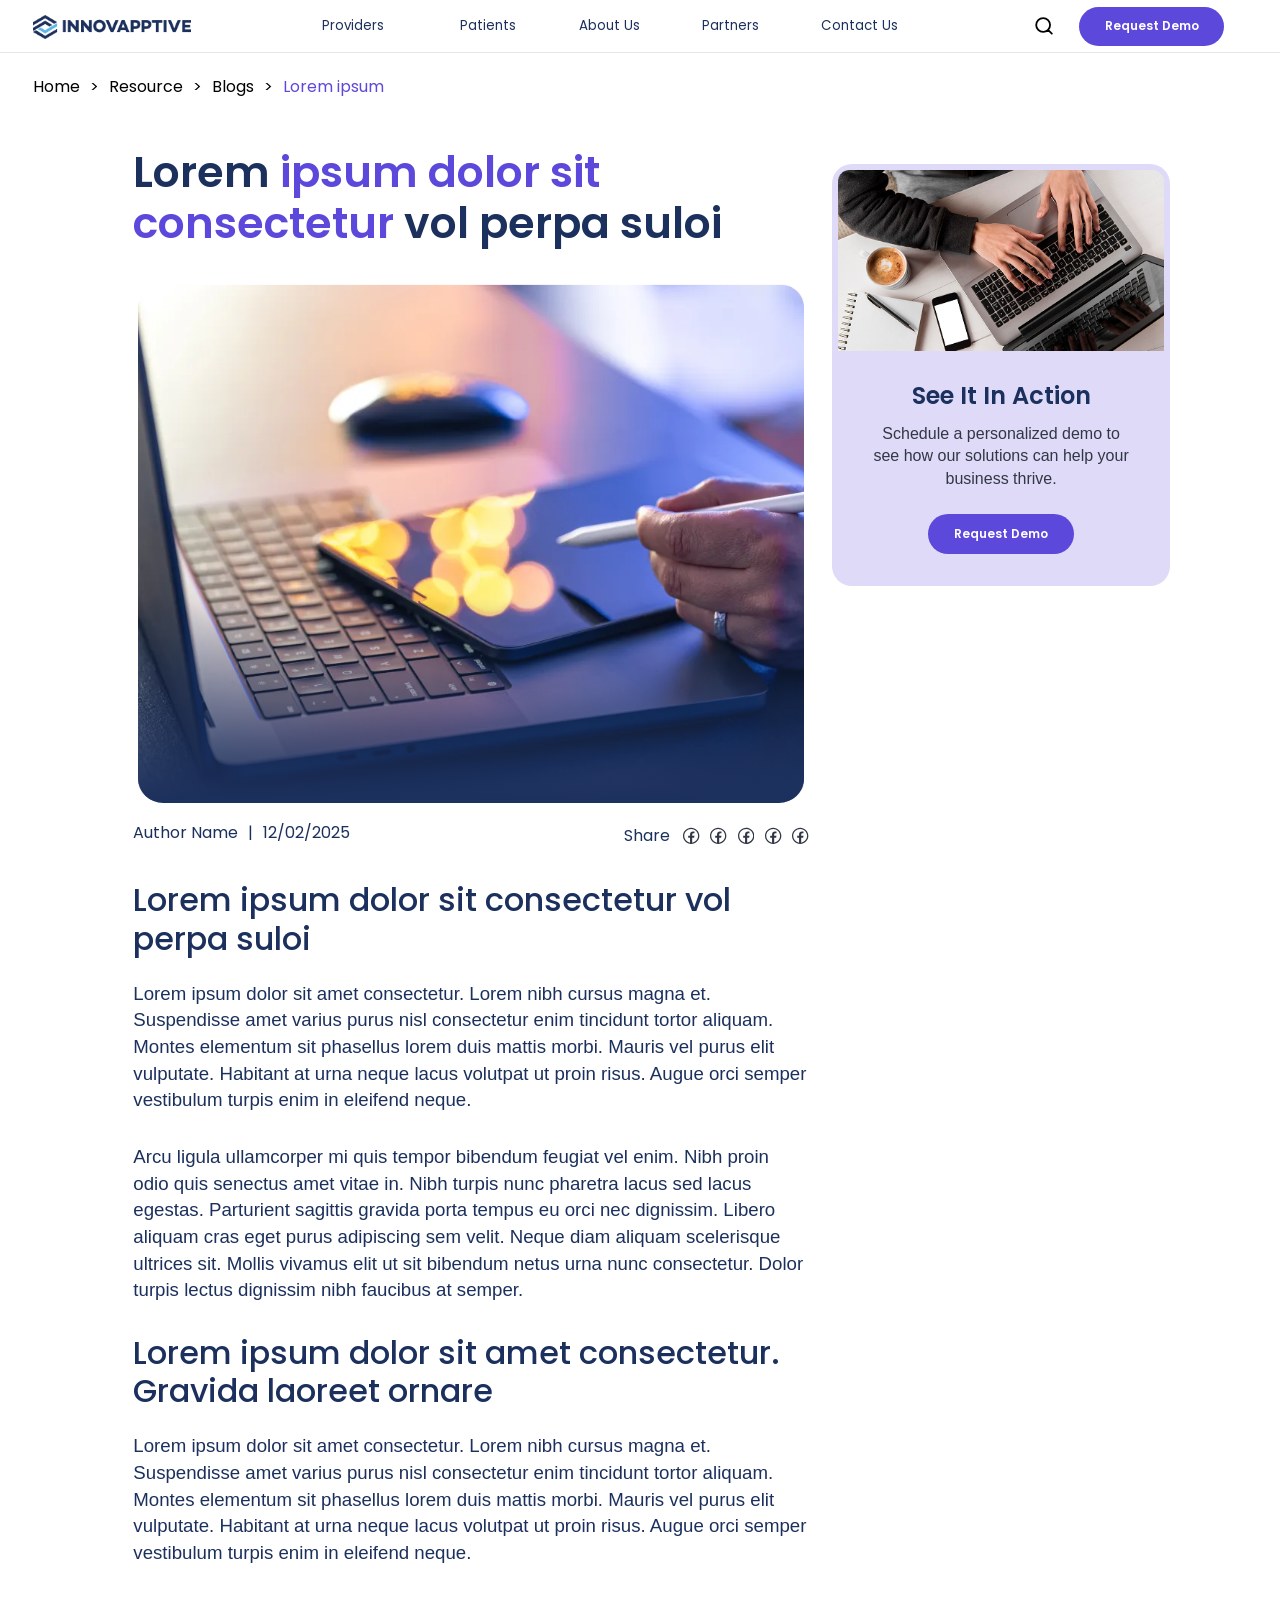
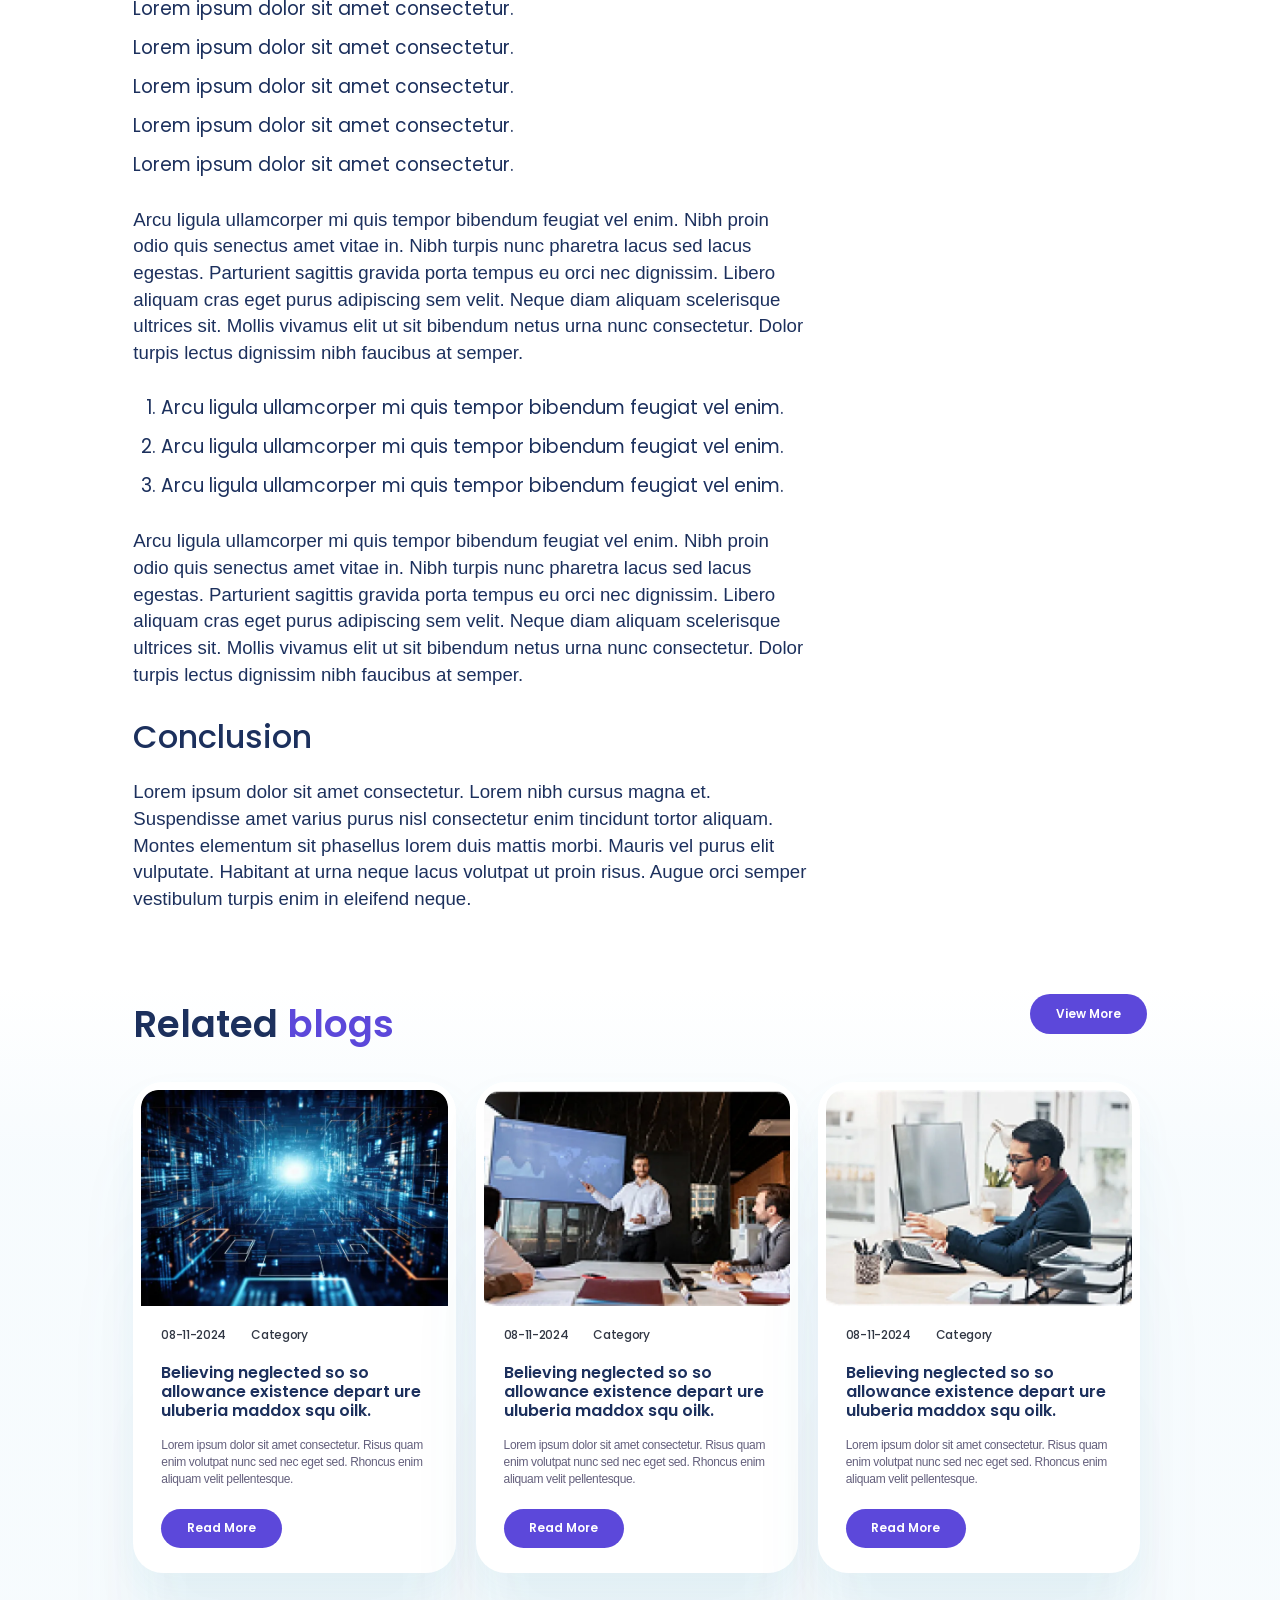
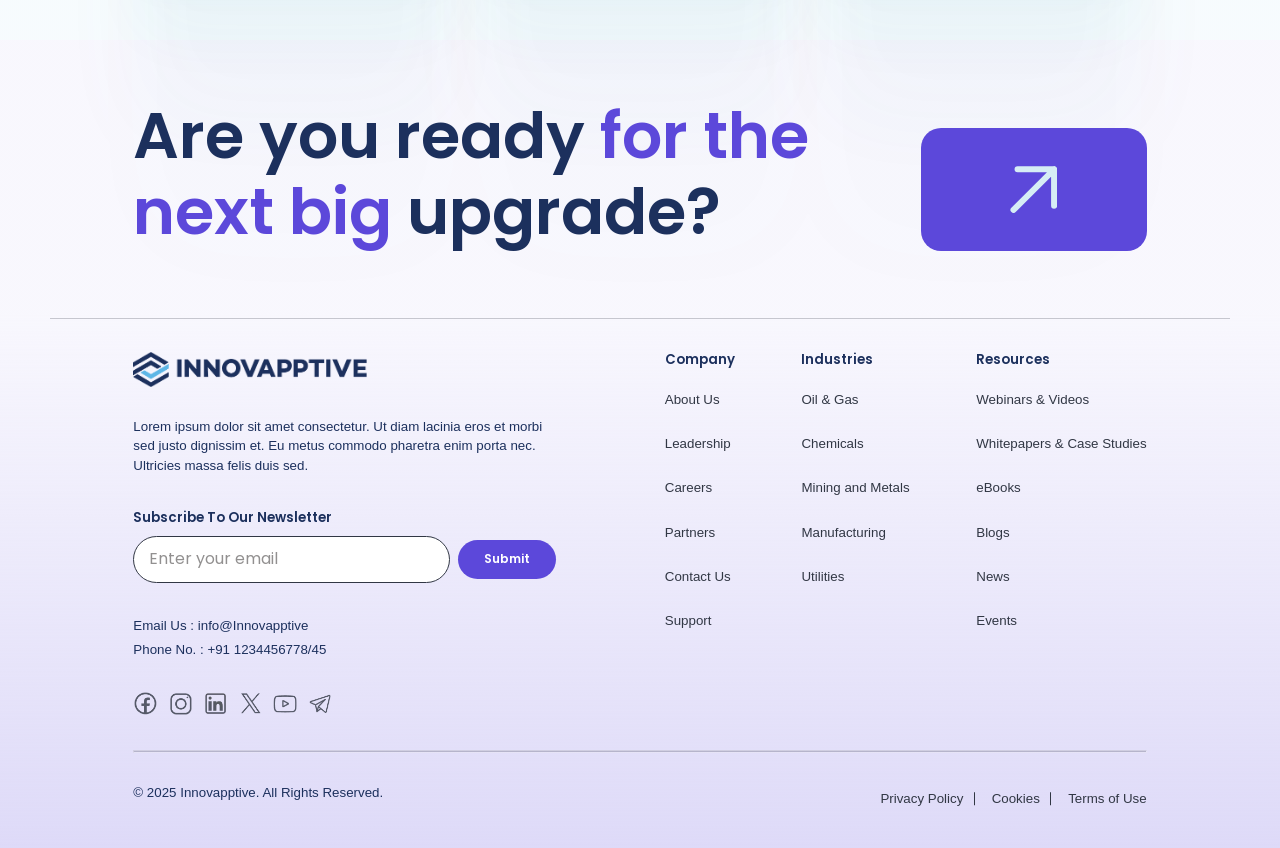
<file: blog-detail.html>
<!DOCTYPE html>
<html lang="en">
<head>
    <meta charset="UTF-8">
    <meta name="viewport" content="width=device-width, initial-scale=1.0">
    <title>Innvoapptive</title>
    <link rel="stylesheet" href="css/custom-style.css">
    <link rel="stylesheet" href="css/home-page.css">
    <style>


    </style>
</head>
<body>
  
    <header class="header_main">
        <div class="header_logo">
           <a href="#!"> <img src="images/logo.png" alt="logo"> </a>
        </div>

        <div class="right_menu">

          <div class="menu_part" id="my_menu">
            <ul>
              <li class="menu_dropdown"> <a href="#"> Providers</a> <button class="menu_arrow"></button>
                <div class="drop_down">
                  <div class="drop_down_inner">
                    <ul>
                      <li> <a href="#"> Operations Management </a> <button class="menu_arrow"></button>
                        <ul id="label_for" class="label_for">
                          <li> <a href="#"> Mobile Operator Rounds</a> 
                             <button class="menu_arrow"></button>
                             <div class="menu_data_main">
                                <div class="menu_image"> <img src="images/menu-image.png" alt=""> </div>
                                <div class="menu_data_cnt fs-20">
                                   <p>1Lorem ipsum dolor sit amet consectetur. Dolor ut pulvinar sed vivamus volutpat nibh quam. Eget tellus habitant ut ac nisi tristique etiam mi. </p> 

                                   <p> Lorem ipsum dolor sit amet consectetur. Dolor ut pulvinar sed vivamus volutpat nibh.</p>    
                                </div>
                             </div>
                          </li>
                          <li> <a href="#"> Shift Handovers </a> 
                            <button class="menu_arrow"></button>
                            <div class="menu_data_main">
                               <div class="menu_image"> <img src="images/menu-image.png" alt=""> </div>
                               <div class="menu_data_cnt fs-20">
                                  <p>2Lorem ipsum dolor sit amet consectetur. Dolor ut pulvinar sed vivamus volutpat nibh quam. Eget tellus habitant ut ac nisi tristique etiam mi. </p> 

                                  <p> Lorem ipsum dolor sit amet consectetur. Dolor ut pulvinar sed vivamus volutpat nibh.</p>    
                               </div>
                            </div>
                          </li>
                          <li> <a href="#"> Inspections </a> 
                            <button class="menu_arrow"></button>
                            <div class="menu_data_main">
                               <div class="menu_image"> <img src="images/menu-image.png" alt=""> </div>
                               <div class="menu_data_cnt fs-20">
                                  <p>3Lorem ipsum dolor sit amet consectetur. Dolor ut pulvinar sed vivamus volutpat nibh quam. Eget tellus habitant ut ac nisi tristique etiam mi. </p> 

                                  <p> Lorem ipsum dolor sit amet consectetur. Dolor ut pulvinar sed vivamus volutpat nibh.</p>    
                               </div>
                            </div>
                          </li>
                          <li> <a href="#"> Production & OEE Management </a> 
                            <button class="menu_arrow"></button>
                            <div class="menu_data_main">
                               <div class="menu_image"> <img src="images/menu-image.png" alt=""> </div>
                               <div class="menu_data_cnt fs-20">
                                  <p>4Lorem ipsum dolor sit amet consectetur. Dolor ut pulvinar sed vivamus volutpat nibh quam. Eget tellus habitant ut ac nisi tristique etiam mi. </p> 

                                  <p> Lorem ipsum dolor sit amet consectetur. Dolor ut pulvinar sed vivamus volutpat nibh.</p>    
                               </div>
                            </div>
                          </li>
                        </ul>
                      </li>

                      <li> <a href="#"> Maintenance Management</a> <button class="menu_arrow"></button>
                        <ul id="label_for" class="label_for">
                            <li> <a href="#"> Inherited Disease Genetics</a> 
                               <button class="menu_arrow"></button>
                               <div class="menu_data_main">
                                  <div class="menu_image"> <img src="images/menu-image.png" alt=""> </div>
                                  <div class="menu_data_cnt fs-20">
                                     <p>4Lorem ipsum dolor sit amet consectetur. Dolor ut pulvinar sed vivamus volutpat nibh quam. Eget tellus habitant ut ac nisi tristique etiam mi. </p> 
  
                                     <p> Lorem ipsum dolor sit amet consectetur. Dolor ut pulvinar sed vivamus volutpat nibh.</p>    
                                  </div>
                               </div>
                            </li>
                            <li> <a href="#"> Cancer Genetics</a> 
                              <button class="menu_arrow"></button>
                              <div class="menu_data_main">
                                 <div class="menu_image"> <img src="images/menu-image.png" alt=""> </div>
                                 <div class="menu_data_cnt fs-20">
                                    <p>5Lorem ipsum dolor sit amet consectetur. Dolor ut pulvinar sed vivamus volutpat nibh quam. Eget tellus habitant ut ac nisi tristique etiam mi. </p> 
  
                                    <p> Lorem ipsum dolor sit amet consectetur. Dolor ut pulvinar sed vivamus volutpat nibh.</p>    
                                 </div>
                              </div>
                            </li>
                            <li> <a href="#"> Infectious Disease Genetics</a> 
                              <button class="menu_arrow"></button>
                              <div class="menu_data_main">
                                 <div class="menu_image"> <img src="images/menu-image.png" alt=""> </div>
                                 <div class="menu_data_cnt fs-20">
                                    <p>6Lorem ipsum dolor sit amet consectetur. Dolor ut pulvinar sed vivamus volutpat nibh quam. Eget tellus habitant ut ac nisi tristique etiam mi. </p> 
  
                                    <p> Lorem ipsum dolor sit amet consectetur. Dolor ut pulvinar sed vivamus volutpat nibh.</p>    
                                 </div>
                              </div>
                            </li>
                          </ul>
                      </li>

                      <li> <a href="#"> Warehouse & Inventory </a> <button class="menu_arrow"></button>
                        <ul id="label_for" class="label_for">
                            <li> <a href="#"> Inherited Disease Genetics</a> 
                               <button class="menu_arrow"></button>
                               <div class="menu_data_main">
                                  <div class="menu_image"> <img src="images/menu-image.png" alt=""> </div>
                                  <div class="menu_data_cnt fs-20">
                                     <p>7Lorem ipsum dolor sit amet consectetur. Dolor ut pulvinar sed vivamus volutpat nibh quam. Eget tellus habitant ut ac nisi tristique etiam mi. </p> 
  
                                     <p> Lorem ipsum dolor sit amet consectetur. Dolor ut pulvinar sed vivamus volutpat nibh.</p>    
                                  </div>
                               </div>
                            </li>
                            <li> <a href="#"> Cancer Genetics</a> 
                              <button class="menu_arrow"></button>
                              <div class="menu_data_main">
                                 <div class="menu_image"> <img src="images/menu-image.png" alt=""> </div>
                                 <div class="menu_data_cnt fs-20">
                                    <p>8Lorem ipsum dolor sit amet consectetur. Dolor ut pulvinar sed vivamus volutpat nibh quam. Eget tellus habitant ut ac nisi tristique etiam mi. </p> 
  
                                    <p> Lorem ipsum dolor sit amet consectetur. Dolor ut pulvinar sed vivamus volutpat nibh.</p>    
                                 </div>
                              </div>
                            </li>
                            <li> <a href="#"> Infectious Disease Genetics</a> 
                              <button class="menu_arrow"></button>
                              <div class="menu_data_main">
                                 <div class="menu_image"> <img src="images/menu-image.png" alt=""> </div>
                                 <div class="menu_data_cnt fs-20">
                                    <p>9Lorem ipsum dolor sit amet consectetur. Dolor ut pulvinar sed vivamus volutpat nibh quam. Eget tellus habitant ut ac nisi tristique etiam mi. </p> 
  
                                    <p> Lorem ipsum dolor sit amet consectetur. Dolor ut pulvinar sed vivamus volutpat nibh.</p>    
                                 </div>
                              </div>
                            </li>
                          </ul>
                      </li>

                      <li> <a href="#"> EHS (Environment, Health, Safety) </a> <button class="menu_arrow"></button>
                        <ul id="label_for" class="label_for">
                            <li> <a href="#"> Inherited Disease Genetics</a> 
                               <button class="menu_arrow"></button>
                               <div class="menu_data_main">
                                  <div class="menu_image"> <img src="images/menu-image.png" alt=""> </div>
                                  <div class="menu_data_cnt fs-20">
                                     <p>7Lorem ipsum dolor sit amet consectetur. Dolor ut pulvinar sed vivamus volutpat nibh quam. Eget tellus habitant ut ac nisi tristique etiam mi. </p> 
  
                                     <p> Lorem ipsum dolor sit amet consectetur. Dolor ut pulvinar sed vivamus volutpat nibh.</p>    
                                  </div>
                               </div>
                            </li>
                            <li> <a href="#"> Cancer Genetics</a> 
                              <button class="menu_arrow"></button>
                              <div class="menu_data_main">
                                 <div class="menu_image"> <img src="images/menu-image.png" alt=""> </div>
                                 <div class="menu_data_cnt fs-20">
                                    <p>8Lorem ipsum dolor sit amet consectetur. Dolor ut pulvinar sed vivamus volutpat nibh quam. Eget tellus habitant ut ac nisi tristique etiam mi. </p> 
  
                                    <p> Lorem ipsum dolor sit amet consectetur. Dolor ut pulvinar sed vivamus volutpat nibh.</p>    
                                 </div>
                              </div>
                            </li>
                            <li> <a href="#"> Infectious Disease Genetics</a> 
                              <button class="menu_arrow"></button>
                              <div class="menu_data_main">
                                 <div class="menu_image"> <img src="images/menu-image.png" alt=""> </div>
                                 <div class="menu_data_cnt fs-20">
                                    <p>9Lorem ipsum dolor sit amet consectetur. Dolor ut pulvinar sed vivamus volutpat nibh quam. Eget tellus habitant ut ac nisi tristique etiam mi. </p> 
  
                                    <p> Lorem ipsum dolor sit amet consectetur. Dolor ut pulvinar sed vivamus volutpat nibh.</p>    
                                 </div>
                              </div>
                            </li>
                          </ul>
                      </li>
                      
                      <li><a href="#!"> Back Office</a></li>
                    </ul>
                  </div>
                </div>
              </li>
              <li><a href="#"> Patients</a></li>
              <li><a href="#"> About Us</a></li>
              <li><a href="#"> Partners</a></li>
              <li><a href="#"> Contact Us</a></li>
              
            </ul>
          </div>

          
          
        </div>

        <div class="right_menu_search">

            <div class="search_box">
                <ul>
                  <li class="search_header"> 
                      <button type="button" class="search_btn"> 
                          <svg xmlns="http://www.w3.org/2000/svg" width="30" height="30" viewBox="0 0 30 30" fill="none">
                              <path d="M21.7492 21.4388L28 27.7348M25.1111 13.2904C25.1111 19.6724 19.9375 24.8459 13.5556 24.8459C7.1736 24.8459 2 19.6724 2 13.2904C2 6.90843 7.1736 1.73483 13.5556 1.73483C19.9375 1.73483 25.1111 6.90843 25.1111 13.2904Z" stroke="currentColor" stroke-width="3" stroke-linecap="round" stroke-linejoin="round"/>
                          </svg>
                      </button>
                  </li>
                </ul>
              </div>

              <div class="menu_btn">
                <a href="#!" class="bg_button"> Request Demo </a>
              </div>

              <div class="mobile_menu_toggle">
                <span></span>
                <span></span>
                <span></span>
              </div>

        </div>


    </header>
    
    <main>
        <div class="breadcrumb">
            <ul>
                <li><a href="#">Home</a></li>
                <li><a href="#">Resource</a></li>
                <li><a href="#">Blogs</a></li>
                <li>Lorem ipsum</li>
              </ul>
        </div>


        <!-- start Blog Detail page section  -->
         <section class="blog_detail_section">
            <div class="container">
                <div class="blog_detail_inner row">
                    <div class="col-12 col-sm-8">
                        <h1 class="fs-64"> Lorem <span> ipsum dolor sit consectetur </span> vol perpa suloi </h1>
                        <div class="blog_details_img">
                            <img src="images/blog-banner-img.webp" alt="">
                        </div>
                        <div class="row author_date_social">
                            <div class="col-12 col-sm-6 ">
                                <div class="author-date  fs-24">
                                    <span class="author">Author Name</span>
                                    |
                                    <span class="date">12/02/2025</span>
                                </div>
                            </div>
                            <div class="col-12 col-sm-6">
                                <div class="share-section fs-24">
                                    <span class="share-text">Share</span>
                                    <div class="social-icons">
                                        <a href="#">
                                            <svg xmlns="http://www.w3.org/2000/svg" width="24" height="24" viewBox="0 0 24 24" fill="none">
                                                <path d="M11.7762 0C5.2831 0 0 5.2831 0 11.7762C0 18.2692 5.2831 23.5523 11.7762 23.5523C18.2692 23.5523 23.5523 18.2692 23.5523 11.7762C23.5523 5.2831 18.2692 0 11.7762 0ZM11.7762 1.81172C17.2901 1.81172 21.7406 6.26223 21.7406 11.7762C21.7406 16.788 18.0584 20.9091 13.2482 21.6203V14.6565H16.0613L16.5036 11.8009H13.2482V10.2369C13.2482 9.05024 13.6344 7.99704 14.745 7.99704H16.5284V5.50239C16.215 5.46072 15.5528 5.36793 14.2991 5.36793C11.683 5.36793 10.1485 6.75027 10.1485 9.89722V11.7974H7.45919V14.6565H10.152V21.5956C5.41665 20.8205 1.81172 16.735 1.81172 11.7762C1.81172 6.26223 6.26223 1.81172 11.7762 1.81172Z"/>
                                              </svg>
                                        </a>
                                        <a href="#">
                                            <svg xmlns="http://www.w3.org/2000/svg" width="24" height="24" viewBox="0 0 24 24" fill="none">
                                                <path d="M11.7762 0C5.2831 0 0 5.2831 0 11.7762C0 18.2692 5.2831 23.5523 11.7762 23.5523C18.2692 23.5523 23.5523 18.2692 23.5523 11.7762C23.5523 5.2831 18.2692 0 11.7762 0ZM11.7762 1.81172C17.2901 1.81172 21.7406 6.26223 21.7406 11.7762C21.7406 16.788 18.0584 20.9091 13.2482 21.6203V14.6565H16.0613L16.5036 11.8009H13.2482V10.2369C13.2482 9.05024 13.6344 7.99704 14.745 7.99704H16.5284V5.50239C16.215 5.46072 15.5528 5.36793 14.2991 5.36793C11.683 5.36793 10.1485 6.75027 10.1485 9.89722V11.7974H7.45919V14.6565H10.152V21.5956C5.41665 20.8205 1.81172 16.735 1.81172 11.7762C1.81172 6.26223 6.26223 1.81172 11.7762 1.81172Z"/>
                                              </svg>
                                        </a>
                                        <a href="#">
                                            <svg xmlns="http://www.w3.org/2000/svg" width="24" height="24" viewBox="0 0 24 24" fill="none">
                                                <path d="M11.7762 0C5.2831 0 0 5.2831 0 11.7762C0 18.2692 5.2831 23.5523 11.7762 23.5523C18.2692 23.5523 23.5523 18.2692 23.5523 11.7762C23.5523 5.2831 18.2692 0 11.7762 0ZM11.7762 1.81172C17.2901 1.81172 21.7406 6.26223 21.7406 11.7762C21.7406 16.788 18.0584 20.9091 13.2482 21.6203V14.6565H16.0613L16.5036 11.8009H13.2482V10.2369C13.2482 9.05024 13.6344 7.99704 14.745 7.99704H16.5284V5.50239C16.215 5.46072 15.5528 5.36793 14.2991 5.36793C11.683 5.36793 10.1485 6.75027 10.1485 9.89722V11.7974H7.45919V14.6565H10.152V21.5956C5.41665 20.8205 1.81172 16.735 1.81172 11.7762C1.81172 6.26223 6.26223 1.81172 11.7762 1.81172Z"/>
                                              </svg>
                                        </a>
                                        <a href="#">
                                            <svg xmlns="http://www.w3.org/2000/svg" width="24" height="24" viewBox="0 0 24 24" fill="none">
                                                <path d="M11.7762 0C5.2831 0 0 5.2831 0 11.7762C0 18.2692 5.2831 23.5523 11.7762 23.5523C18.2692 23.5523 23.5523 18.2692 23.5523 11.7762C23.5523 5.2831 18.2692 0 11.7762 0ZM11.7762 1.81172C17.2901 1.81172 21.7406 6.26223 21.7406 11.7762C21.7406 16.788 18.0584 20.9091 13.2482 21.6203V14.6565H16.0613L16.5036 11.8009H13.2482V10.2369C13.2482 9.05024 13.6344 7.99704 14.745 7.99704H16.5284V5.50239C16.215 5.46072 15.5528 5.36793 14.2991 5.36793C11.683 5.36793 10.1485 6.75027 10.1485 9.89722V11.7974H7.45919V14.6565H10.152V21.5956C5.41665 20.8205 1.81172 16.735 1.81172 11.7762C1.81172 6.26223 6.26223 1.81172 11.7762 1.81172Z"/>
                                              </svg>
                                        </a>
                                        <a href="#">
                                            <svg xmlns="http://www.w3.org/2000/svg" width="24" height="24" viewBox="0 0 24 24" fill="none">
                                                <path d="M11.7762 0C5.2831 0 0 5.2831 0 11.7762C0 18.2692 5.2831 23.5523 11.7762 23.5523C18.2692 23.5523 23.5523 18.2692 23.5523 11.7762C23.5523 5.2831 18.2692 0 11.7762 0ZM11.7762 1.81172C17.2901 1.81172 21.7406 6.26223 21.7406 11.7762C21.7406 16.788 18.0584 20.9091 13.2482 21.6203V14.6565H16.0613L16.5036 11.8009H13.2482V10.2369C13.2482 9.05024 13.6344 7.99704 14.745 7.99704H16.5284V5.50239C16.215 5.46072 15.5528 5.36793 14.2991 5.36793C11.683 5.36793 10.1485 6.75027 10.1485 9.89722V11.7974H7.45919V14.6565H10.152V21.5956C5.41665 20.8205 1.81172 16.735 1.81172 11.7762C1.81172 6.26223 6.26223 1.81172 11.7762 1.81172Z"/>
                                              </svg>
                                        </a>
                                    </div>
                                </div>
                            </div>
                        </div>

                        <div class="blog_details_content fs-28">
                            <h2>Lorem ipsum dolor sit consectetur vol perpa suloi</h2>

                            <p>Lorem ipsum dolor sit amet consectetur. Lorem nibh cursus magna et. Suspendisse amet varius purus nisl consectetur enim tincidunt tortor aliquam. Montes elementum sit phasellus lorem duis mattis morbi. Mauris vel purus elit vulputate. Habitant at urna neque lacus volutpat ut proin risus. Augue orci semper vestibulum turpis enim in eleifend neque.</p>

                            <p>Arcu ligula ullamcorper mi quis tempor bibendum feugiat vel enim. Nibh proin odio quis senectus amet vitae in. Nibh turpis nunc pharetra lacus sed lacus egestas. Parturient sagittis gravida porta tempus eu orci nec dignissim. Libero aliquam cras eget purus adipiscing sem velit. Neque diam aliquam scelerisque ultrices sit. Mollis vivamus elit ut sit bibendum netus urna nunc consectetur. Dolor turpis lectus dignissim nibh faucibus at semper.</p>
                        
                            <h2>Lorem ipsum dolor sit amet consectetur. Gravida laoreet ornare </h2>

                            <p>Lorem ipsum dolor sit amet consectetur. Lorem nibh cursus magna et. Suspendisse amet varius purus nisl consectetur enim tincidunt tortor aliquam. Montes elementum sit phasellus lorem duis mattis morbi. Mauris vel purus elit vulputate. Habitant at urna neque lacus volutpat ut proin risus. Augue orci semper vestibulum turpis enim in eleifend neque.</p>

                            <ul>
                                <li>Lorem ipsum dolor sit amet consectetur.</li>
                                <li>Lorem ipsum dolor sit amet consectetur.</li>
                                <li>Lorem ipsum dolor sit amet consectetur.</li>
                                <li>Lorem ipsum dolor sit amet consectetur.</li>
                                <li>Lorem ipsum dolor sit amet consectetur.</li>
                            </ul>

                            <p>Arcu ligula ullamcorper mi quis tempor bibendum feugiat vel enim. Nibh proin odio quis senectus amet vitae in. Nibh turpis nunc pharetra lacus sed lacus egestas. Parturient sagittis gravida porta tempus eu orci nec dignissim. Libero aliquam cras eget purus adipiscing sem velit. Neque diam aliquam scelerisque ultrices sit. Mollis vivamus elit ut sit bibendum netus urna nunc consectetur. Dolor turpis lectus dignissim nibh faucibus at semper.</p>
                            

                            <ol>
                                <li>Arcu ligula ullamcorper mi quis tempor bibendum feugiat vel enim. </li>
                                <li>Arcu ligula ullamcorper mi quis tempor bibendum feugiat vel enim. </li>
                                <li>Arcu ligula ullamcorper mi quis tempor bibendum feugiat vel enim. </li>
                            </ol>

                            <p>Arcu ligula ullamcorper mi quis tempor bibendum feugiat vel enim. Nibh proin odio quis senectus amet vitae in. Nibh turpis nunc pharetra lacus sed lacus egestas. Parturient sagittis gravida porta tempus eu orci nec dignissim. Libero aliquam cras eget purus adipiscing sem velit. Neque diam aliquam scelerisque ultrices sit. Mollis vivamus elit ut sit bibendum netus urna nunc consectetur. Dolor turpis lectus dignissim nibh faucibus at semper.</p>
                        
                            <h2>Conclusion</h2>

                            <p>Lorem ipsum dolor sit amet consectetur. Lorem nibh cursus magna et. Suspendisse amet varius purus nisl consectetur enim tincidunt tortor aliquam. Montes elementum sit phasellus lorem duis mattis morbi. Mauris vel purus elit vulputate. Habitant at urna neque lacus volutpat ut proin risus. Augue orci semper vestibulum turpis enim in eleifend neque.</p>

                        </div>
                    </div>
                    <div class="col-12 col-sm-4 blog_right">
                        <div class="demo-card">
                            <img src="images/blog-detail-action.png" alt="Demo Image" class="demo-image">
                            <div class="demo-content fs-24">
                                <h2 class="fs-36">See It In Action</h2>
                                <p>Schedule a personalized demo to see how our solutions can help your business thrive.</p>
                                <div class="right_btn">
                                    <a href="#!" class="bg_button"> Request Demo </a>
                                </div>
                            </div>
                        </div>
                    </div>
                </div>
            </div>
         </section>
        <!-- start Blog Detail page end  -->

        <!-- Start Blog Listing section -->
        <section class="blog_listing_section">
            <div class="container">
                <div class="title_testmonial blog_detail_testmonial">
                    <div class="title_two aos-init aos-animate" data-aos="fade-right" data-aos-delay="200"> 
                        <div class="fs-56 title_two_bottom"> Related   <span> blogs  </span> </div>
                    </div>
                    <div class="title_btn aos-init aos-animate" data-aos="fade-left" data-aos-delay="200"> <a href="#!" class="bg_button"> View More </a> </div>
                </div>


                <div class="blog_listing_row">

                    <div class="blog_listing_col">
                        <div class="blog_img">
                            <img src="images/blog-1.webp" alt="">
                        </div>
                        <div class="blog_content fs-18">

                            <ul class="fs-16">
                                <li>08-11-2024</li>
                                <li>Category</li>
                            </ul>

                            <h3 class="fs-24">Believing neglected so so allowance existence depart 
                                ure uluberia maddox squ oilk.</h3>

                            <p>Lorem ipsum dolor sit amet consectetur. Risus quam enim volutpat nunc sed nec eget sed. Rhoncus enim aliquam velit pellentesque.</p>
                            
                            <div class="blog_button">
                                <a href="javascipt:void(0);" class="bg_button" tabindex="0"> Read More </a>

                            </div>

                        </div>
                    </div>

                    <div class="blog_listing_col">
                        <div class="blog_img">
                            <img src="images/blog-2.webp" alt="">
                        </div>
                        <div class="blog_content fs-18">

                            <ul class="fs-16">
                                <li>08-11-2024</li>
                                <li>Category</li>
                            </ul>

                            <h3 class="fs-24">Believing neglected so so allowance existence depart 
                                ure uluberia maddox squ oilk.</h3>

                            <p>Lorem ipsum dolor sit amet consectetur. Risus quam enim volutpat nunc sed nec eget sed. Rhoncus enim aliquam velit pellentesque.</p>
                            
                            <div class="blog_button">
                                <a href="javascipt:void(0);" class="bg_button" tabindex="0"> Read More </a>

                            </div>

                        </div>
                    </div>

                    <div class="blog_listing_col">
                        <div class="blog_img">
                            <img src="images/blog-3.webp" alt="">
                        </div>
                        <div class="blog_content fs-18">

                            <ul class="fs-16">
                                <li>08-11-2024</li>
                                <li>Category</li>
                            </ul>

                            <h3 class="fs-24">Believing neglected so so allowance existence depart 
                                ure uluberia maddox squ oilk.</h3>

                            <p>Lorem ipsum dolor sit amet consectetur. Risus quam enim volutpat nunc sed nec eget sed. Rhoncus enim aliquam velit pellentesque.</p>
                            
                            <div class="blog_button">
                                <a href="javascipt:void(0);" class="bg_button" tabindex="0"> Read More </a>

                            </div>

                        </div>
                    </div>

                </div>
            </div>
        </section>
        <!-- End Blog Listing section  -->


    </main>



    <footer class="footer">
        <div class="container">
            <div class="row footer_top">
                <div class="col-12">
                    <div class="upgrade_wrap">
                        <div class="upgrade_heading" data-aos="fade-right" data-aos-delay="200">
                            <h5 class="fs-96">Are you ready <span> for the next big </span> upgrade?</h5>
                        </div>
                        <div class="upgrade_btn" data-aos="fade-left" data-aos-delay="200">
                            <a href="#!">
                                <svg xmlns="http://www.w3.org/2000/svg" width="93" height="92" viewBox="0 0 93 92" fill="none">
                                    <path d="M6.96875 86L86.9688 6M86.9688 6H14.9688M86.9688 6V78" stroke="#D6EDF5" stroke-width="12" stroke-linecap="round" stroke-linejoin="round"/>
                                </svg>
                            </a>
                        </div>
                    </div>
                </div>
            </div>
        </div>
        <div class="seperator"></div>
        <div class="container">
            <div class="row footer_middle">
                <div class="col-12 col-sm-5">
                    <div class="footer_logo">
                        <a href="javaScript:void(0);"><img class="img-fluid" src="images/Innovapptive-logo.webp" alt="Logo"></a>
                        <div class="footer_tagline fs-20"><p>Lorem ipsum dolor sit amet consectetur. Ut diam lacinia eros et morbi sed justo dignissim et. Eu metus commodo pharetra enim porta nec. Ultricies massa felis duis sed.</p></div>
                    </div>

                    <div class="footer_subscribe">
                        <div class="footer_heading fs-20">Subscribe To Our Newsletter</div>
                        <form action="#">
                            <div class="subscribe_field">
                                <input class="form-field" type="email" placeholder="Enter your email">
                                <button class="bg_button">Submit</button>
                            </div>
                        </form>
                    </div>

                    <div class="footer_info">
                        <div class="footer_contact fs-20">Email Us : info@Innovapptive</div>
                        <div class="footer_contact fs-20">Phone No. : +91 1234456778/45</div>
                        <div class="footer_social">
                            <ul class="social_list">
                                <li><a href="jaavascript:void(0);"><img class="img-fluid" src="images/facebook.webp" alt="Facebook"></a></li>
                                <li><a href="jaavascript:void(0);"><img class="img-fluid" src="images/instagram_.webp" alt="Instagram"></a></li>
                                <li><a href="jaavascript:void(0);"><img class="img-fluid" src="images/linkedin.webp" alt="Linkedin"></a></li>
                                <li><a href="jaavascript:void(0);"><img class="img-fluid" src="images/twiter.webp" alt="Twitter"></a></li>
                                <li><a href="jaavascript:void(0);"><img class="img-fluid" src="images/youtube.webp" alt="YouTube"></a></li>
                                <li><a href="jaavascript:void(0);"><img class="img-fluid" src="images/telegram.webp" alt="telegram"></a></li>
                            </ul>
                        </div>
                    </div>
                </div>
                <div class="col-12 col-sm-7">
                    <div class="footer_nav">
                        <div class="footer_nav_wrap">
                            <div class="footer_col">
                                <div class="footer_heading fs-20">Company</div>
                                <div class="footer_links">
                                    <ul>
                                        <li class="fs-20"><a href="jaavascript:void(0);">About Us</a></li>
                                        <li class="fs-20"><a href="jaavascript:void(0);">Leadership</a></li>
                                        <li class="fs-20"><a href="jaavascript:void(0);">Careers</a></li>
                                        <li class="fs-20"><a href="jaavascript:void(0);">Partners</a></li>
                                        <li class="fs-20"><a href="jaavascript:void(0);">Contact Us</a></li>
                                        <li class="fs-20"><a href="jaavascript:void(0);">Support</a></li>
                                    </ul>
                                </div>
                            </div>
                            <div class="footer_col">
                                <div class="footer_heading fs-20">Industries</div>
                                <div class="footer_links">
                                    <ul>
                                        <li class="fs-20"><a href="jaavascript:void(0);">Oil & Gas</a></li>
                                        <li class="fs-20"><a href="jaavascript:void(0);">Chemicals</a></li>
                                        <li class="fs-20"><a href="jaavascript:void(0);">Mining and Metals</a></li>
                                        <li class="fs-20"><a href="jaavascript:void(0);">Manufacturing</a></li>
                                        <li class="fs-20"><a href="jaavascript:void(0);">Utilities</a></li>
                                    </ul>
                                </div>
                            </div>
                            <div class="footer_col">
                                <div class="footer_heading fs-20">Resources</div>
                                <div class="footer_links">
                                    <ul>
                                        <li class="fs-20"><a href="jaavascript:void(0);">Webinars & Videos</a></li>
                                        <li class="fs-20"><a href="jaavascript:void(0);">Whitepapers & Case Studies</a></li>
                                        <li class="fs-20"><a href="jaavascript:void(0);">eBooks</a></li>
                                        <li class="fs-20"><a href="jaavascript:void(0);">Blogs</a></li>
                                        <li class="fs-20"><a href="jaavascript:void(0);">News</a></li>
                                        <li class="fs-20"><a href="jaavascript:void(0);">Events</a></li>
                                    </ul>
                                </div>
                            </div>
                        </div>
                    </div>
                </div>
            </div>
            <hr>
            <div class="row footer_bottom">
                <div class="col-12 col-sm-6">
                    <div class="copyright fs-20"><p>&copy; 2025 Innovapptive. All Rights Reserved.</p></div>
                </div>
                <div class="col-12 col-sm-6">
                    <div class="footer_terms">
                        <a class="fs-20" href="jaavascript:void(0);">Privacy Policy</a>
                        <a class="fs-20" href="jaavascript:void(0);">Cookies</a>
                        <a class="fs-20" href="jaavascript:void(0);">Terms of Use</a>
                    </div>
                </div>
            </div>
        </div>
    </footer>



    <script src="js/jquery.min.js"></script>
    <script src="js/slick.min.js"></script>
    <script src="js/aos.js"></script>
    <script src="js/custom-script.js"></script> 
     
</body>
</html>
</file>
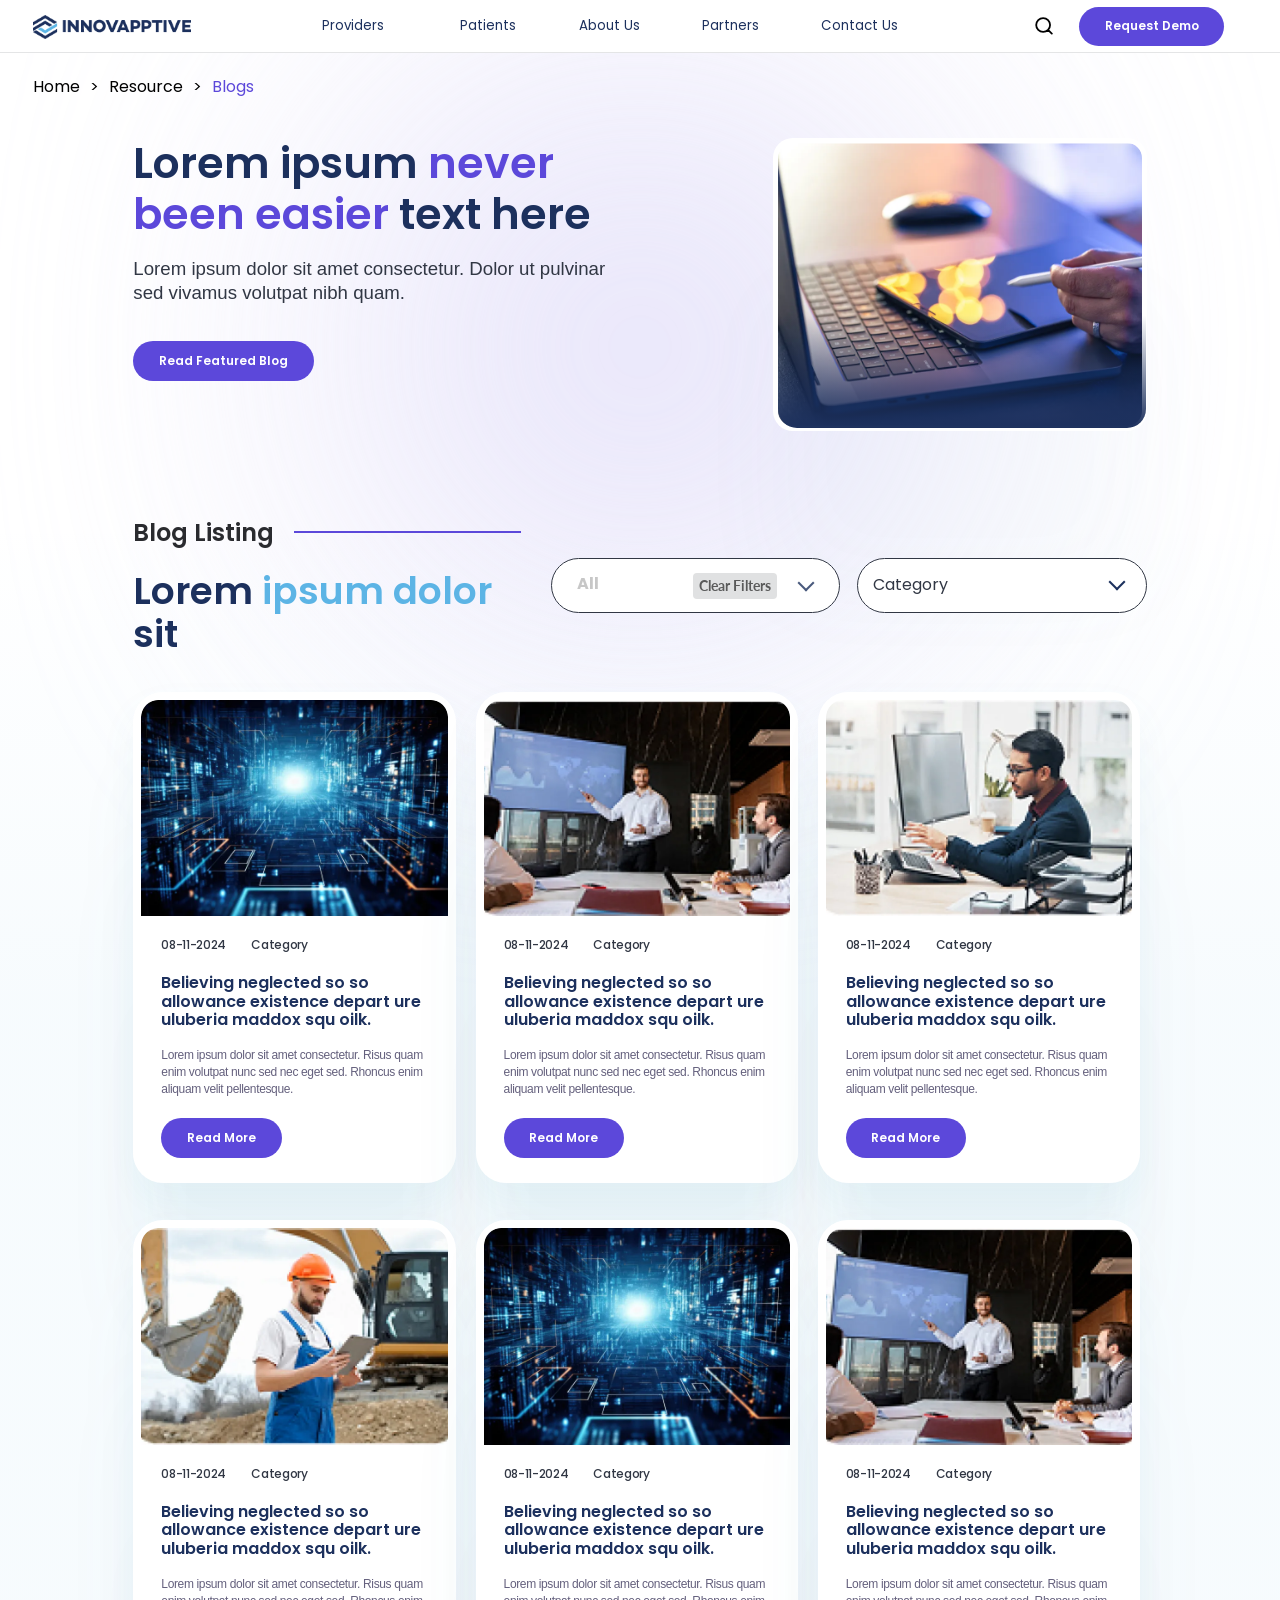
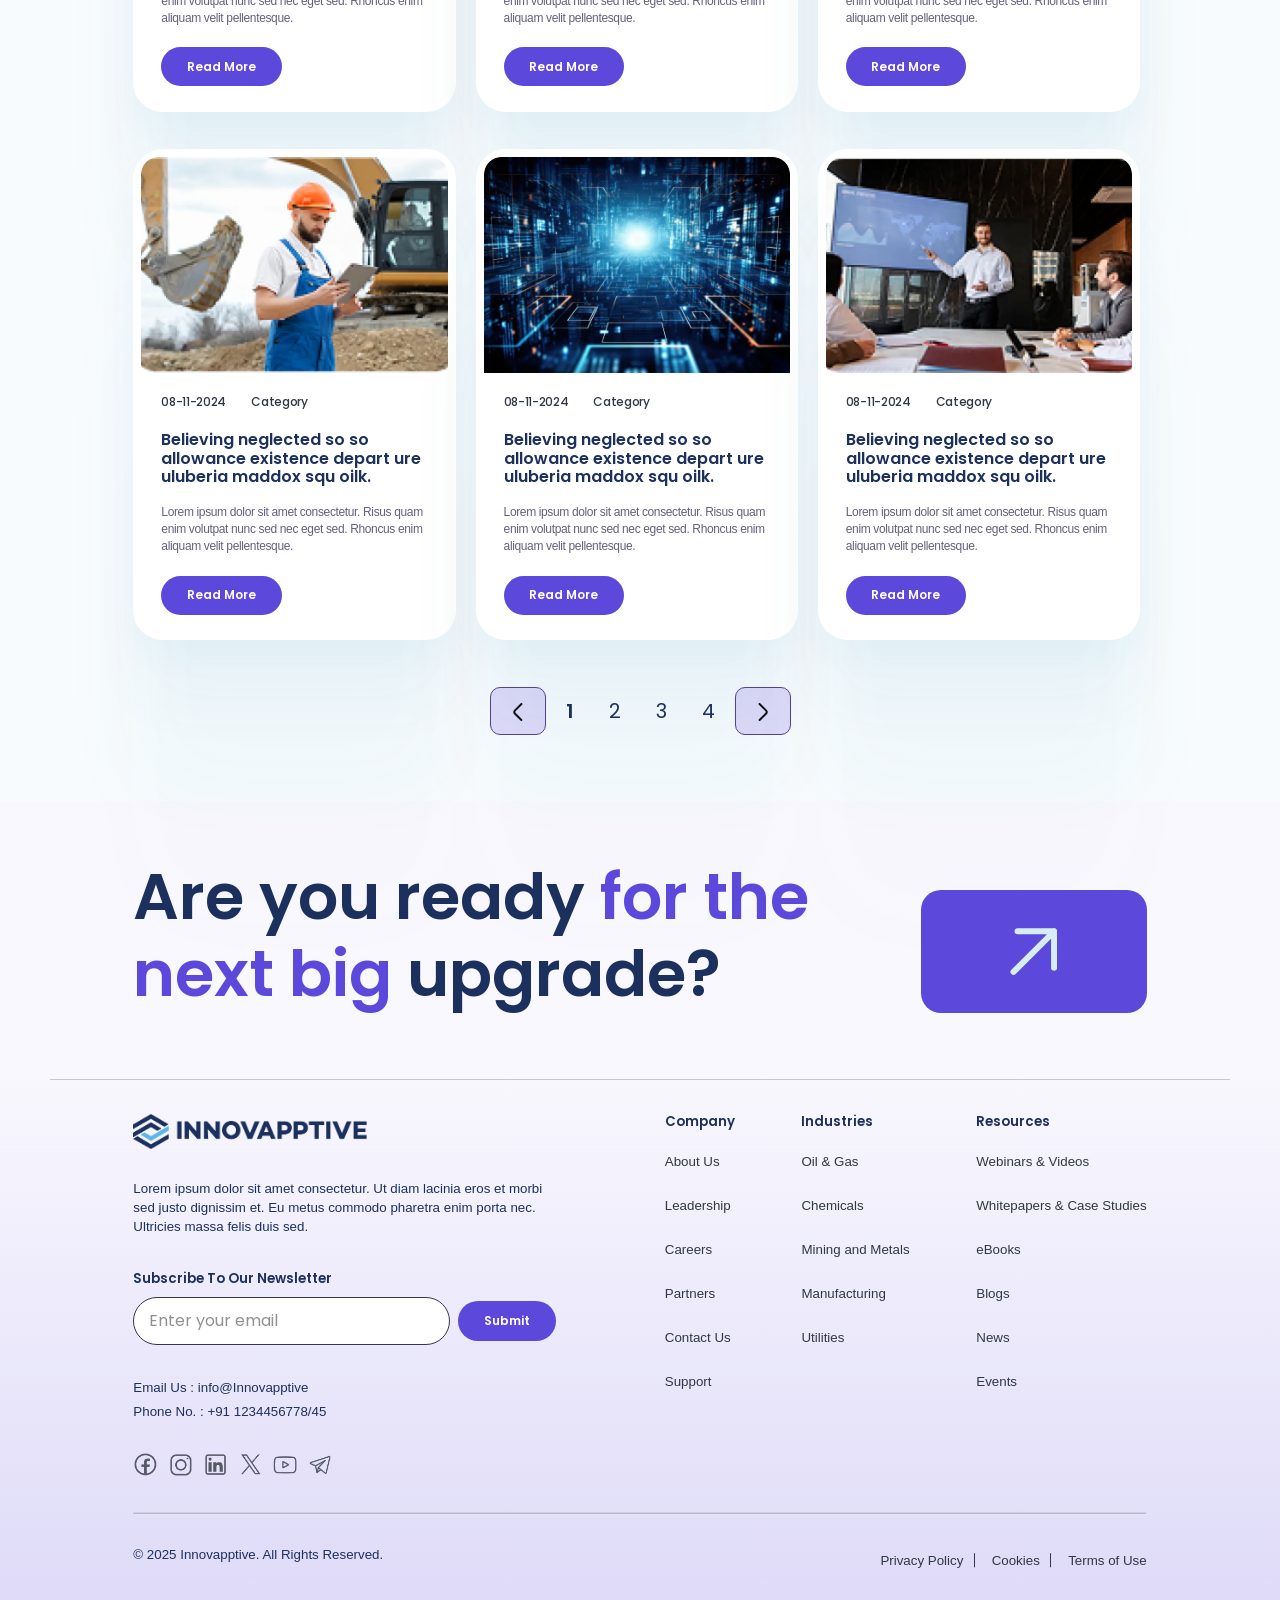
<file: blog-listing.html>
<!DOCTYPE html>
<html lang="en">
<head>
    <meta charset="UTF-8">
    <meta name="viewport" content="width=device-width, initial-scale=1.0">
    <title>Innvoapptive</title>
    <link rel="stylesheet" href="css/custom-style.css">
    <!-- <link rel="stylesheet" href="css/home-page.css"> -->
    <!-- <link rel='stylesheet' href='https://cdn.jsdelivr.net/npm/semantic-ui@2.2.13/dist/semantic.min.css'> -->
</head>
<body>
  
    <header class="header_main">
        <div class="header_logo">
           <a href="#!"> <img src="images/logo.png" alt="logo"> </a>
        </div>

        <div class="right_menu">

          <div class="menu_part" id="my_menu">
            <ul>
              <li class="menu_dropdown"> <a href="#"> Providers</a> <button class="menu_arrow"></button>
                <div class="drop_down">
                  <div class="drop_down_inner">
                    <ul>
                      <li> <a href="#"> Operations Management </a> <button class="menu_arrow"></button>
                        <ul id="label_for" class="label_for">
                          <li> <a href="#"> Mobile Operator Rounds</a> 
                             <button class="menu_arrow"></button>
                             <div class="menu_data_main">
                                <div class="menu_image"> <img src="images/menu-image.png" alt=""> </div>
                                <div class="menu_data_cnt fs-20">
                                   <p>1Lorem ipsum dolor sit amet consectetur. Dolor ut pulvinar sed vivamus volutpat nibh quam. Eget tellus habitant ut ac nisi tristique etiam mi. </p> 

                                   <p> Lorem ipsum dolor sit amet consectetur. Dolor ut pulvinar sed vivamus volutpat nibh.</p>    
                                </div>
                             </div>
                          </li>
                          <li> <a href="#"> Shift Handovers </a> 
                            <button class="menu_arrow"></button>
                            <div class="menu_data_main">
                               <div class="menu_image"> <img src="images/menu-image.png" alt=""> </div>
                               <div class="menu_data_cnt fs-20">
                                  <p>2Lorem ipsum dolor sit amet consectetur. Dolor ut pulvinar sed vivamus volutpat nibh quam. Eget tellus habitant ut ac nisi tristique etiam mi. </p> 

                                  <p> Lorem ipsum dolor sit amet consectetur. Dolor ut pulvinar sed vivamus volutpat nibh.</p>    
                               </div>
                            </div>
                          </li>
                          <li> <a href="#"> Inspections </a> 
                            <button class="menu_arrow"></button>
                            <div class="menu_data_main">
                               <div class="menu_image"> <img src="images/menu-image.png" alt=""> </div>
                               <div class="menu_data_cnt fs-20">
                                  <p>3Lorem ipsum dolor sit amet consectetur. Dolor ut pulvinar sed vivamus volutpat nibh quam. Eget tellus habitant ut ac nisi tristique etiam mi. </p> 

                                  <p> Lorem ipsum dolor sit amet consectetur. Dolor ut pulvinar sed vivamus volutpat nibh.</p>    
                               </div>
                            </div>
                          </li>
                          <li> <a href="#"> Production & OEE Management </a> 
                            <button class="menu_arrow"></button>
                            <div class="menu_data_main">
                               <div class="menu_image"> <img src="images/menu-image.png" alt=""> </div>
                               <div class="menu_data_cnt fs-20">
                                  <p>4Lorem ipsum dolor sit amet consectetur. Dolor ut pulvinar sed vivamus volutpat nibh quam. Eget tellus habitant ut ac nisi tristique etiam mi. </p> 

                                  <p> Lorem ipsum dolor sit amet consectetur. Dolor ut pulvinar sed vivamus volutpat nibh.</p>    
                               </div>
                            </div>
                          </li>
                        </ul>
                      </li>

                      <li> <a href="#"> Maintenance Management</a> <button class="menu_arrow"></button>
                        <ul id="label_for" class="label_for">
                            <li> <a href="#"> Inherited Disease Genetics</a> 
                               <button class="menu_arrow"></button>
                               <div class="menu_data_main">
                                  <div class="menu_image"> <img src="images/menu-image.png" alt=""> </div>
                                  <div class="menu_data_cnt fs-20">
                                     <p>4Lorem ipsum dolor sit amet consectetur. Dolor ut pulvinar sed vivamus volutpat nibh quam. Eget tellus habitant ut ac nisi tristique etiam mi. </p> 
  
                                     <p> Lorem ipsum dolor sit amet consectetur. Dolor ut pulvinar sed vivamus volutpat nibh.</p>    
                                  </div>
                               </div>
                            </li>
                            <li> <a href="#"> Cancer Genetics</a> 
                              <button class="menu_arrow"></button>
                              <div class="menu_data_main">
                                 <div class="menu_image"> <img src="images/menu-image.png" alt=""> </div>
                                 <div class="menu_data_cnt fs-20">
                                    <p>5Lorem ipsum dolor sit amet consectetur. Dolor ut pulvinar sed vivamus volutpat nibh quam. Eget tellus habitant ut ac nisi tristique etiam mi. </p> 
  
                                    <p> Lorem ipsum dolor sit amet consectetur. Dolor ut pulvinar sed vivamus volutpat nibh.</p>    
                                 </div>
                              </div>
                            </li>
                            <li> <a href="#"> Infectious Disease Genetics</a> 
                              <button class="menu_arrow"></button>
                              <div class="menu_data_main">
                                 <div class="menu_image"> <img src="images/menu-image.png" alt=""> </div>
                                 <div class="menu_data_cnt fs-20">
                                    <p>6Lorem ipsum dolor sit amet consectetur. Dolor ut pulvinar sed vivamus volutpat nibh quam. Eget tellus habitant ut ac nisi tristique etiam mi. </p> 
  
                                    <p> Lorem ipsum dolor sit amet consectetur. Dolor ut pulvinar sed vivamus volutpat nibh.</p>    
                                 </div>
                              </div>
                            </li>
                          </ul>
                      </li>

                      <li> <a href="#"> Warehouse & Inventory </a> <button class="menu_arrow"></button>
                        <ul id="label_for" class="label_for">
                            <li> <a href="#"> Inherited Disease Genetics</a> 
                               <button class="menu_arrow"></button>
                               <div class="menu_data_main">
                                  <div class="menu_image"> <img src="images/menu-image.png" alt=""> </div>
                                  <div class="menu_data_cnt fs-20">
                                     <p>7Lorem ipsum dolor sit amet consectetur. Dolor ut pulvinar sed vivamus volutpat nibh quam. Eget tellus habitant ut ac nisi tristique etiam mi. </p> 
  
                                     <p> Lorem ipsum dolor sit amet consectetur. Dolor ut pulvinar sed vivamus volutpat nibh.</p>    
                                  </div>
                               </div>
                            </li>
                            <li> <a href="#"> Cancer Genetics</a> 
                              <button class="menu_arrow"></button>
                              <div class="menu_data_main">
                                 <div class="menu_image"> <img src="images/menu-image.png" alt=""> </div>
                                 <div class="menu_data_cnt fs-20">
                                    <p>8Lorem ipsum dolor sit amet consectetur. Dolor ut pulvinar sed vivamus volutpat nibh quam. Eget tellus habitant ut ac nisi tristique etiam mi. </p> 
  
                                    <p> Lorem ipsum dolor sit amet consectetur. Dolor ut pulvinar sed vivamus volutpat nibh.</p>    
                                 </div>
                              </div>
                            </li>
                            <li> <a href="#"> Infectious Disease Genetics</a> 
                              <button class="menu_arrow"></button>
                              <div class="menu_data_main">
                                 <div class="menu_image"> <img src="images/menu-image.png" alt=""> </div>
                                 <div class="menu_data_cnt fs-20">
                                    <p>9Lorem ipsum dolor sit amet consectetur. Dolor ut pulvinar sed vivamus volutpat nibh quam. Eget tellus habitant ut ac nisi tristique etiam mi. </p> 
  
                                    <p> Lorem ipsum dolor sit amet consectetur. Dolor ut pulvinar sed vivamus volutpat nibh.</p>    
                                 </div>
                              </div>
                            </li>
                          </ul>
                      </li>

                      <li> <a href="#"> EHS (Environment, Health, Safety) </a> <button class="menu_arrow"></button>
                        <ul id="label_for" class="label_for">
                            <li> <a href="#"> Inherited Disease Genetics</a> 
                               <button class="menu_arrow"></button>
                               <div class="menu_data_main">
                                  <div class="menu_image"> <img src="images/menu-image.png" alt=""> </div>
                                  <div class="menu_data_cnt fs-20">
                                     <p>7Lorem ipsum dolor sit amet consectetur. Dolor ut pulvinar sed vivamus volutpat nibh quam. Eget tellus habitant ut ac nisi tristique etiam mi. </p> 
  
                                     <p> Lorem ipsum dolor sit amet consectetur. Dolor ut pulvinar sed vivamus volutpat nibh.</p>    
                                  </div>
                               </div>
                            </li>
                            <li> <a href="#"> Cancer Genetics</a> 
                              <button class="menu_arrow"></button>
                              <div class="menu_data_main">
                                 <div class="menu_image"> <img src="images/menu-image.png" alt=""> </div>
                                 <div class="menu_data_cnt fs-20">
                                    <p>8Lorem ipsum dolor sit amet consectetur. Dolor ut pulvinar sed vivamus volutpat nibh quam. Eget tellus habitant ut ac nisi tristique etiam mi. </p> 
  
                                    <p> Lorem ipsum dolor sit amet consectetur. Dolor ut pulvinar sed vivamus volutpat nibh.</p>    
                                 </div>
                              </div>
                            </li>
                            <li> <a href="#"> Infectious Disease Genetics</a> 
                              <button class="menu_arrow"></button>
                              <div class="menu_data_main">
                                 <div class="menu_image"> <img src="images/menu-image.png" alt=""> </div>
                                 <div class="menu_data_cnt fs-20">
                                    <p>9Lorem ipsum dolor sit amet consectetur. Dolor ut pulvinar sed vivamus volutpat nibh quam. Eget tellus habitant ut ac nisi tristique etiam mi. </p> 
  
                                    <p> Lorem ipsum dolor sit amet consectetur. Dolor ut pulvinar sed vivamus volutpat nibh.</p>    
                                 </div>
                              </div>
                            </li>
                          </ul>
                      </li>
                      
                      <li><a href="#!"> Back Office</a></li>
                    </ul>
                  </div>
                </div>
              </li>
              <li><a href="#"> Patients</a></li>
              <li><a href="#"> About Us</a></li>
              <li><a href="#"> Partners</a></li>
              <li><a href="#"> Contact Us</a></li>
              
            </ul>
          </div>

          
          
        </div>

        <div class="right_menu_search">

            <div class="search_box">
                <ul>
                  <li class="search_header"> 
                      <button type="button" class="search_btn"> 
                          <svg xmlns="http://www.w3.org/2000/svg" width="30" height="30" viewBox="0 0 30 30" fill="none">
                              <path d="M21.7492 21.4388L28 27.7348M25.1111 13.2904C25.1111 19.6724 19.9375 24.8459 13.5556 24.8459C7.1736 24.8459 2 19.6724 2 13.2904C2 6.90843 7.1736 1.73483 13.5556 1.73483C19.9375 1.73483 25.1111 6.90843 25.1111 13.2904Z" stroke="currentColor" stroke-width="3" stroke-linecap="round" stroke-linejoin="round"/>
                          </svg>
                      </button>
                  </li>
                </ul>
              </div>

              <div class="menu_btn">
                <a href="#!" class="bg_button"> Request Demo </a>
              </div>

              <div class="mobile_menu_toggle">
                <span></span>
                <span></span>
                <span></span>
              </div>

        </div>


    </header>
    
    <main>

        <div class="breadcrumb">
            <ul>
                <li><a href="#">Home</a></li>
                <li><a href="#">Resource</a></li>
                <li>Blogs</li>
              </ul>
        </div>

        <section class="section_banner blog_banner">
            <div class="header_bg_img">
                <div class="container">
                    <div class="row banner_row">
                        <div class="col-12 col-sm-6">
                            <div class="header_text" data-aos="fade-right" data-aos-delay="200">
                                <h1 class="fs-64">Lorem ipsum <span> never been easier </span> text here</h1>
                                <p class="fs-28">Lorem ipsum dolor sit amet consectetur. Dolor ut pulvinar sed vivamus volutpat nibh quam.</p>
                                
                                <div class="banner_button flex">
                                    <a href="javascipt:void(0);" class="bg_button"> Read Featured Blog </a>
                                </div>
                                

                            </div>
                        </div>

                        <div class="col-12 col-sm-6">
                            <div class="slider_wrapper" data-aos="fade-left" data-aos-delay="200">
                                <div class="">

                                    <div class="item">
                                          <img src="images/blog-banner-img.webp" alt="">
                                              <!-- <div class="video_content fs-28">
                                                <p><span> 521K Hours </span> dolor sit ame cello kit it</p>
                                              </div> -->
                                        </div>
                                </div>
                            </div>
                        </div>

                    </div>
                </div>
            </div>
        </section>

        <!-- Start Blog Listing section -->
        <section class="blog_listing_section">
            <div class="container">
                <div class="title_testmonial blog_list_up_search">
                    <div class="title_two" data-aos="fade-right" data-aos-delay="200"> 
                        <div class="fs-36 title_two_up"> Blog Listing  </div>
                        <div class="fs-56 title_two_bottom"> Lorem <span> ipsum dolor </span>  sit  </div>
                    </div>
                    <div class="title_btn" data-aos="fade-left" data-aos-delay="200">
                        <div class="input_div">
                            
                       

                            <div class="inline field">
                                <select name="skills" multiple="" class="ui fluid selection dropdown no label design_select">
                                  <option value="">All</option>
                                  <option value="1">Option1</option>
                                  <option value="2">Option2</option>
                                  <option value="3">Option3</option>
                                  <option value="4">Option4</option>
                                  <option value="5">Option5</option>
                                  <option value="6">Option6</option>
                                  <option value="7">Option7</option>
                                  <option value="8">Option8</option>
                                  <option value="9">Option9</option>
                                </select>
                              </div> 

                              <div class="ui button">
                                Clear Filters
                              </div>


                        </div>
                        <div class="select_div">
                            <select name="" id="category">
                                <option value="0" selected="selected">Category</option>
                                <option value="1">2</option>
                                <option value="2">3</option>
                                <option value="3">4</option>
                                <option value="4">5</option>
                            </select>
                        </div>
                    </div>
                </div>


                <div class="blog_listing_row" data-aos="fade-up" data-aos-delay="300">

                    <div class="blog_listing_col">
                        <div class="blog_img">
                            <img src="images/blog-1.webp" alt="">
                        </div>
                        <div class="blog_content fs-18">

                            <ul class="fs-16">
                                <li>08-11-2024</li>
                                <li>Category</li>
                            </ul>

                            <h3 class="fs-24">Believing neglected so so allowance existence depart 
                                ure uluberia maddox squ oilk.</h3>

                            <p>Lorem ipsum dolor sit amet consectetur. Risus quam enim volutpat nunc sed nec eget sed. Rhoncus enim aliquam velit pellentesque.</p>
                            
                            <div class="blog_button">
                                <a href="javascipt:void(0);" class="bg_button" tabindex="0"> Read More </a>

                            </div>

                        </div>
                    </div>

                    <div class="blog_listing_col">
                        <div class="blog_img">
                            <img src="images/blog-2.webp" alt="">
                        </div>
                        <div class="blog_content fs-18">

                            <ul class="fs-16">
                                <li>08-11-2024</li>
                                <li>Category</li>
                            </ul>

                            <h3 class="fs-24">Believing neglected so so allowance existence depart 
                                ure uluberia maddox squ oilk.</h3>

                            <p>Lorem ipsum dolor sit amet consectetur. Risus quam enim volutpat nunc sed nec eget sed. Rhoncus enim aliquam velit pellentesque.</p>
                            
                            <div class="blog_button">
                                <a href="javascipt:void(0);" class="bg_button" tabindex="0"> Read More </a>

                            </div>

                        </div>
                    </div>

                    <div class="blog_listing_col">
                        <div class="blog_img">
                            <img src="images/blog-3.webp" alt="">
                        </div>
                        <div class="blog_content fs-18">

                            <ul class="fs-16">
                                <li>08-11-2024</li>
                                <li>Category</li>
                            </ul>

                            <h3 class="fs-24">Believing neglected so so allowance existence depart 
                                ure uluberia maddox squ oilk.</h3>

                            <p>Lorem ipsum dolor sit amet consectetur. Risus quam enim volutpat nunc sed nec eget sed. Rhoncus enim aliquam velit pellentesque.</p>
                            
                            <div class="blog_button">
                                <a href="javascipt:void(0);" class="bg_button" tabindex="0"> Read More </a>

                            </div>

                        </div>
                    </div>

                    <div class="blog_listing_col">
                        <div class="blog_img">
                            <img src="images/blog-4.webp" alt="">
                        </div>
                        <div class="blog_content fs-18">

                            <ul class="fs-16">
                                <li>08-11-2024</li>
                                <li>Category</li>
                            </ul>

                            <h3 class="fs-24">Believing neglected so so allowance existence depart 
                                ure uluberia maddox squ oilk.</h3>

                            <p>Lorem ipsum dolor sit amet consectetur. Risus quam enim volutpat nunc sed nec eget sed. Rhoncus enim aliquam velit pellentesque.</p>
                            
                            <div class="blog_button">
                                <a href="javascipt:void(0);" class="bg_button" tabindex="0"> Read More </a>

                            </div>

                        </div>
                    </div>

                    <div class="blog_listing_col">
                        <div class="blog_img">
                            <img src="images/blog-1.webp" alt="">
                        </div>
                        <div class="blog_content fs-18">

                            <ul class="fs-16">
                                <li>08-11-2024</li>
                                <li>Category</li>
                            </ul>

                            <h3 class="fs-24">Believing neglected so so allowance existence depart 
                                ure uluberia maddox squ oilk.</h3>

                            <p>Lorem ipsum dolor sit amet consectetur. Risus quam enim volutpat nunc sed nec eget sed. Rhoncus enim aliquam velit pellentesque.</p>
                            
                            <div class="blog_button">
                                <a href="javascipt:void(0);" class="bg_button" tabindex="0"> Read More </a>

                            </div>

                        </div>
                    </div>

                    <div class="blog_listing_col">
                        <div class="blog_img">
                            <img src="images/blog-2.webp" alt="">
                        </div>
                        <div class="blog_content fs-18">

                            <ul class="fs-16">
                                <li>08-11-2024</li>
                                <li>Category</li>
                            </ul>

                            <h3 class="fs-24">Believing neglected so so allowance existence depart 
                                ure uluberia maddox squ oilk.</h3>

                            <p>Lorem ipsum dolor sit amet consectetur. Risus quam enim volutpat nunc sed nec eget sed. Rhoncus enim aliquam velit pellentesque.</p>
                            
                            <div class="blog_button">
                                <a href="javascipt:void(0);" class="bg_button" tabindex="0"> Read More </a>

                            </div>

                        </div>
                    </div>

                    <div class="blog_listing_col">
                        <div class="blog_img">
                            <img src="images/blog-4.webp" alt="">
                        </div>
                        <div class="blog_content fs-18">

                            <ul class="fs-16">
                                <li>08-11-2024</li>
                                <li>Category</li>
                            </ul>

                            <h3 class="fs-24">Believing neglected so so allowance existence depart 
                                ure uluberia maddox squ oilk.</h3>

                            <p>Lorem ipsum dolor sit amet consectetur. Risus quam enim volutpat nunc sed nec eget sed. Rhoncus enim aliquam velit pellentesque.</p>
                            
                            <div class="blog_button">
                                <a href="javascipt:void(0);" class="bg_button" tabindex="0"> Read More </a>

                            </div>

                        </div>
                    </div>

                    <div class="blog_listing_col">
                        <div class="blog_img">
                            <img src="images/blog-1.webp" alt="">
                        </div>
                        <div class="blog_content fs-18">

                            <ul class="fs-16">
                                <li>08-11-2024</li>
                                <li>Category</li>
                            </ul>

                            <h3 class="fs-24">Believing neglected so so allowance existence depart 
                                ure uluberia maddox squ oilk.</h3>

                            <p>Lorem ipsum dolor sit amet consectetur. Risus quam enim volutpat nunc sed nec eget sed. Rhoncus enim aliquam velit pellentesque.</p>
                            
                            <div class="blog_button">
                                <a href="javascipt:void(0);" class="bg_button" tabindex="0"> Read More </a>

                            </div>

                        </div>
                    </div>

                    <div class="blog_listing_col">
                        <div class="blog_img">
                            <img src="images/blog-2.webp" alt="">
                        </div>
                        <div class="blog_content fs-18">

                            <ul class="fs-16">
                                <li>08-11-2024</li>
                                <li>Category</li>
                            </ul>

                            <h3 class="fs-24">Believing neglected so so allowance existence depart 
                                ure uluberia maddox squ oilk.</h3>

                            <p>Lorem ipsum dolor sit amet consectetur. Risus quam enim volutpat nunc sed nec eget sed. Rhoncus enim aliquam velit pellentesque.</p>
                            
                            <div class="blog_button">
                                <a href="javascipt:void(0);" class="bg_button" tabindex="0"> Read More </a>

                            </div>

                        </div>
                    </div>


                </div>

                <div class="blog_pagination">

                    <ul id="pagination">
                        <li><a class="" href="#"><svg xmlns="http://www.w3.org/2000/svg" width="24" height="24" viewBox="0 0 24 24" fill="none">
                            <path d="M16.1795 3.26872C15.7889 2.8782 15.1558 2.8782 14.7652 3.26872L8.12081 9.91319C6.94955 11.0845 6.94919 12.9833 8.11999 14.155L14.6903 20.7304C15.0808 21.121 15.714 21.121 16.1045 20.7304C16.495 20.3399 16.495 19.7067 16.1045 19.3162L9.53249 12.7442C9.14197 12.3536 9.14197 11.7205 9.53249 11.33L16.1795 4.68294C16.57 4.29241 16.57 3.65925 16.1795 3.26872Z" fill="currentColor"/>
                            </svg></a></li>
                        <li><a href="#"  class="active">1</a></li>
                        <li><a href="#">2</a></li>
                        <li><a href="#">3</a></li>
                        <li><a href="#">4</a></li>
                        <li><a href="#"><svg xmlns="http://www.w3.org/2000/svg" width="24" height="24" viewBox="0 0 24 24" fill="none">
                            <path d="M7.82053 3.26872C8.21113 2.8782 8.84423 2.8782 9.23483 3.26872L15.8793 9.91319C17.0505 11.0845 17.0509 12.9833 15.8801 14.155L9.30973 20.7304C8.91923 21.121 8.28603 21.121 7.89553 20.7304C7.50503 20.3399 7.50503 19.7067 7.89553 19.3162L14.4676 12.7442C14.8581 12.3536 14.8581 11.7205 14.4676 11.33L7.82053 4.68294C7.43003 4.29241 7.43003 3.65925 7.82053 3.26872Z" fill="currentColor"/>
                            </svg></a></li>
                      </ul> 

                </div>


            </div>
        </section>
        <!-- End Blog Listing section  -->


    </main>



    <footer class="footer">
        <div class="container">
            <div class="row footer_top">
                <div class="col-12">
                    <div class="upgrade_wrap">
                        <div class="upgrade_heading" data-aos="fade-right" data-aos-delay="200">
                            <h5 class="fs-96">Are you ready <span> for the next big </span> upgrade?</h5>
                        </div>
                        <div class="upgrade_btn" data-aos="fade-left" data-aos-delay="200">
                            <a href="#!">
                                <svg xmlns="http://www.w3.org/2000/svg" width="93" height="92" viewBox="0 0 93 92" fill="none">
                                    <path d="M6.96875 86L86.9688 6M86.9688 6H14.9688M86.9688 6V78" stroke="#D6EDF5" stroke-width="12" stroke-linecap="round" stroke-linejoin="round"/>
                                </svg>
                            </a>
                        </div>
                    </div>
                </div>
            </div>
        </div>
        <div class="seperator"></div>
        <div class="container">
            <div class="row footer_middle">
                <div class="col-12 col-sm-5">
                    <div class="footer_logo">
                        <a href="javaScript:void(0);"><img class="img-fluid" src="images/Innovapptive-logo.webp" alt="Logo"></a>
                        <div class="footer_tagline fs-20"><p>Lorem ipsum dolor sit amet consectetur. Ut diam lacinia eros et morbi sed justo dignissim et. Eu metus commodo pharetra enim porta nec. Ultricies massa felis duis sed.</p></div>
                    </div>

                    <div class="footer_subscribe">
                        <div class="footer_heading fs-20">Subscribe To Our Newsletter</div>
                        <form action="#">
                            <div class="subscribe_field">
                                <input class="form-field" type="email" placeholder="Enter your email">
                                <button class="bg_button">Submit</button>
                            </div>
                        </form>
                    </div>

                    <div class="footer_info">
                        <div class="footer_contact fs-20">Email Us : info@Innovapptive</div>
                        <div class="footer_contact fs-20">Phone No. : +91 1234456778/45</div>
                        <div class="footer_social">
                            <ul class="social_list">
                                <li><a href="jaavascript:void(0);"><img class="img-fluid" src="images/facebook.webp" alt="Facebook"></a></li>
                                <li><a href="jaavascript:void(0);"><img class="img-fluid" src="images/instagram_.webp" alt="Instagram"></a></li>
                                <li><a href="jaavascript:void(0);"><img class="img-fluid" src="images/linkedin.webp" alt="Linkedin"></a></li>
                                <li><a href="jaavascript:void(0);"><img class="img-fluid" src="images/twiter.webp" alt="Twitter"></a></li>
                                <li><a href="jaavascript:void(0);"><img class="img-fluid" src="images/youtube.webp" alt="YouTube"></a></li>
                                <li><a href="jaavascript:void(0);"><img class="img-fluid" src="images/telegram.webp" alt="telegram"></a></li>
                            </ul>
                        </div>
                    </div>
                </div>
                <div class="col-12 col-sm-7">
                    <div class="footer_nav">
                        <div class="footer_nav_wrap">
                            <div class="footer_col">
                                <div class="footer_heading fs-20">Company</div>
                                <div class="footer_links">
                                    <ul>
                                        <li class="fs-20"><a href="jaavascript:void(0);">About Us</a></li>
                                        <li class="fs-20"><a href="jaavascript:void(0);">Leadership</a></li>
                                        <li class="fs-20"><a href="jaavascript:void(0);">Careers</a></li>
                                        <li class="fs-20"><a href="jaavascript:void(0);">Partners</a></li>
                                        <li class="fs-20"><a href="jaavascript:void(0);">Contact Us</a></li>
                                        <li class="fs-20"><a href="jaavascript:void(0);">Support</a></li>
                                    </ul>
                                </div>
                            </div>
                            <div class="footer_col">
                                <div class="footer_heading fs-20">Industries</div>
                                <div class="footer_links">
                                    <ul>
                                        <li class="fs-20"><a href="jaavascript:void(0);">Oil & Gas</a></li>
                                        <li class="fs-20"><a href="jaavascript:void(0);">Chemicals</a></li>
                                        <li class="fs-20"><a href="jaavascript:void(0);">Mining and Metals</a></li>
                                        <li class="fs-20"><a href="jaavascript:void(0);">Manufacturing</a></li>
                                        <li class="fs-20"><a href="jaavascript:void(0);">Utilities</a></li>
                                    </ul>
                                </div>
                            </div>
                            <div class="footer_col">
                                <div class="footer_heading fs-20">Resources</div>
                                <div class="footer_links">
                                    <ul>
                                        <li class="fs-20"><a href="jaavascript:void(0);">Webinars & Videos</a></li>
                                        <li class="fs-20"><a href="jaavascript:void(0);">Whitepapers & Case Studies</a></li>
                                        <li class="fs-20"><a href="jaavascript:void(0);">eBooks</a></li>
                                        <li class="fs-20"><a href="jaavascript:void(0);">Blogs</a></li>
                                        <li class="fs-20"><a href="jaavascript:void(0);">News</a></li>
                                        <li class="fs-20"><a href="jaavascript:void(0);">Events</a></li>
                                    </ul>
                                </div>
                            </div>
                        </div>
                    </div>
                </div>
            </div>
            <hr>
            <div class="row footer_bottom">
                <div class="col-12 col-sm-6">
                    <div class="copyright fs-20"><p>&copy; 2025 Innovapptive. All Rights Reserved.</p></div>
                </div>
                <div class="col-12 col-sm-6">
                    <div class="footer_terms">
                        <a class="fs-20" href="jaavascript:void(0);">Privacy Policy</a>
                        <a class="fs-20" href="jaavascript:void(0);">Cookies</a>
                        <a class="fs-20" href="jaavascript:void(0);">Terms of Use</a>
                    </div>
                </div>
            </div>
        </div>
    </footer>



    <script src="js/jquery.min.js"></script>
    <script src='js/semantic-select.js'></script>
    <script src="js/slick.min.js"></script>
    <script src="js/aos.js"></script>
    <script src="js/custom-script.js"></script> 
    
<script>
   
        $('.label.ui.dropdown')
            .dropdown();

            $('.no.label.ui.dropdown')
            .dropdown({
            useLabels: false
            });

            $('.ui.button').on('click', function () {
            $('.ui.dropdown')
                .dropdown('restore defaults')
        })
       
</script>

</body>
</html>
</file>
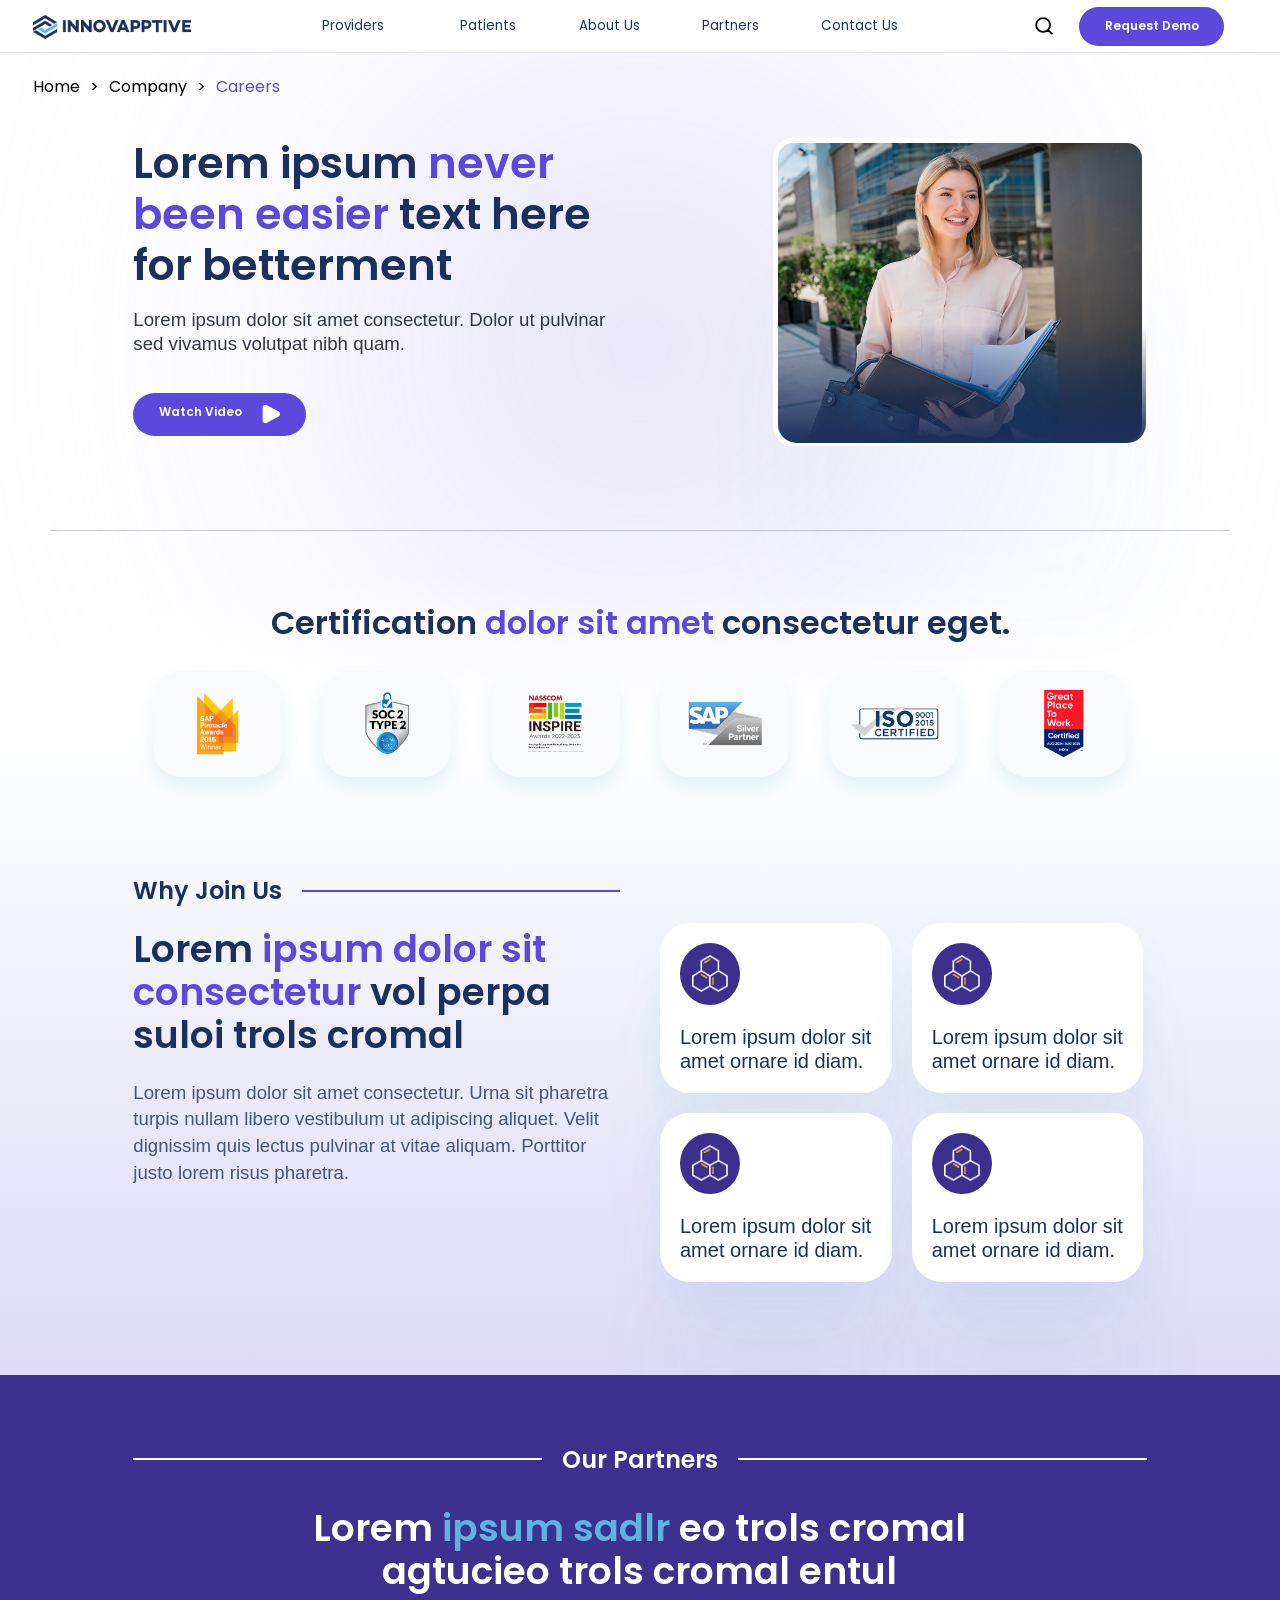
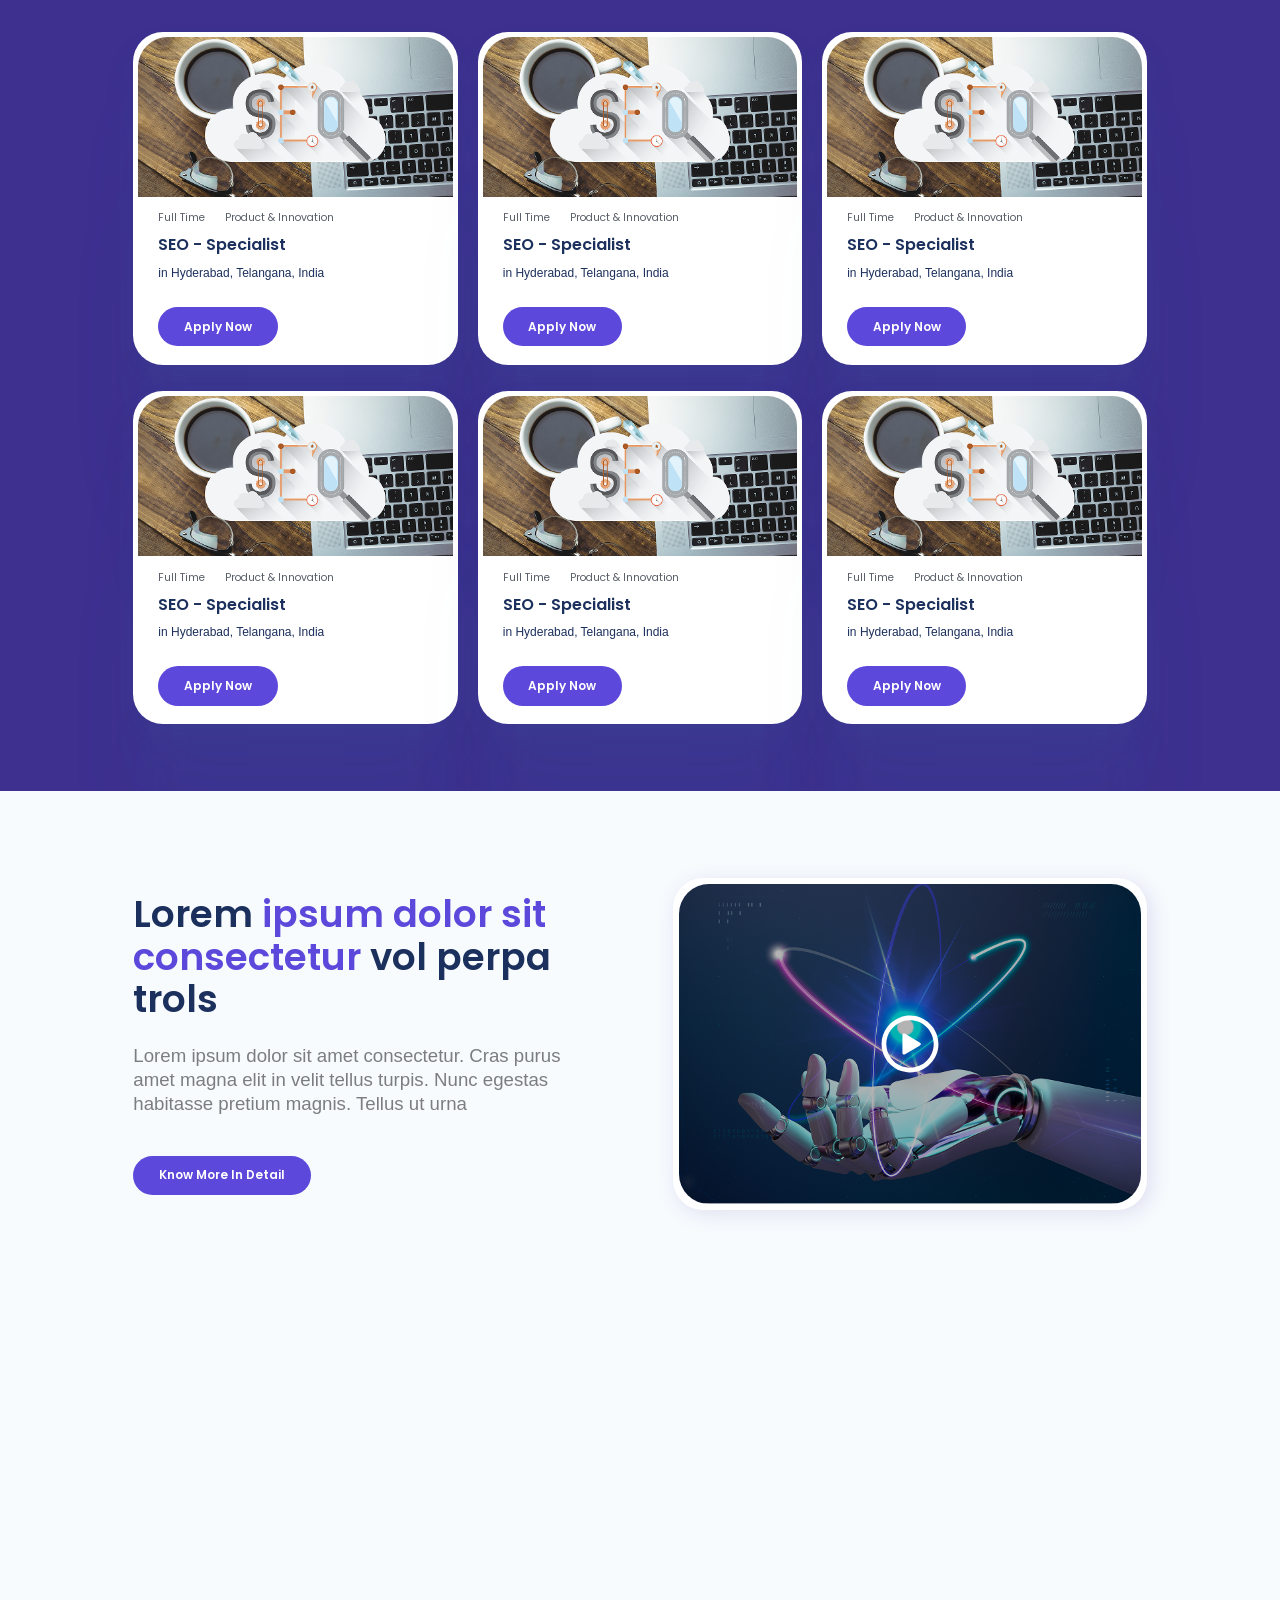
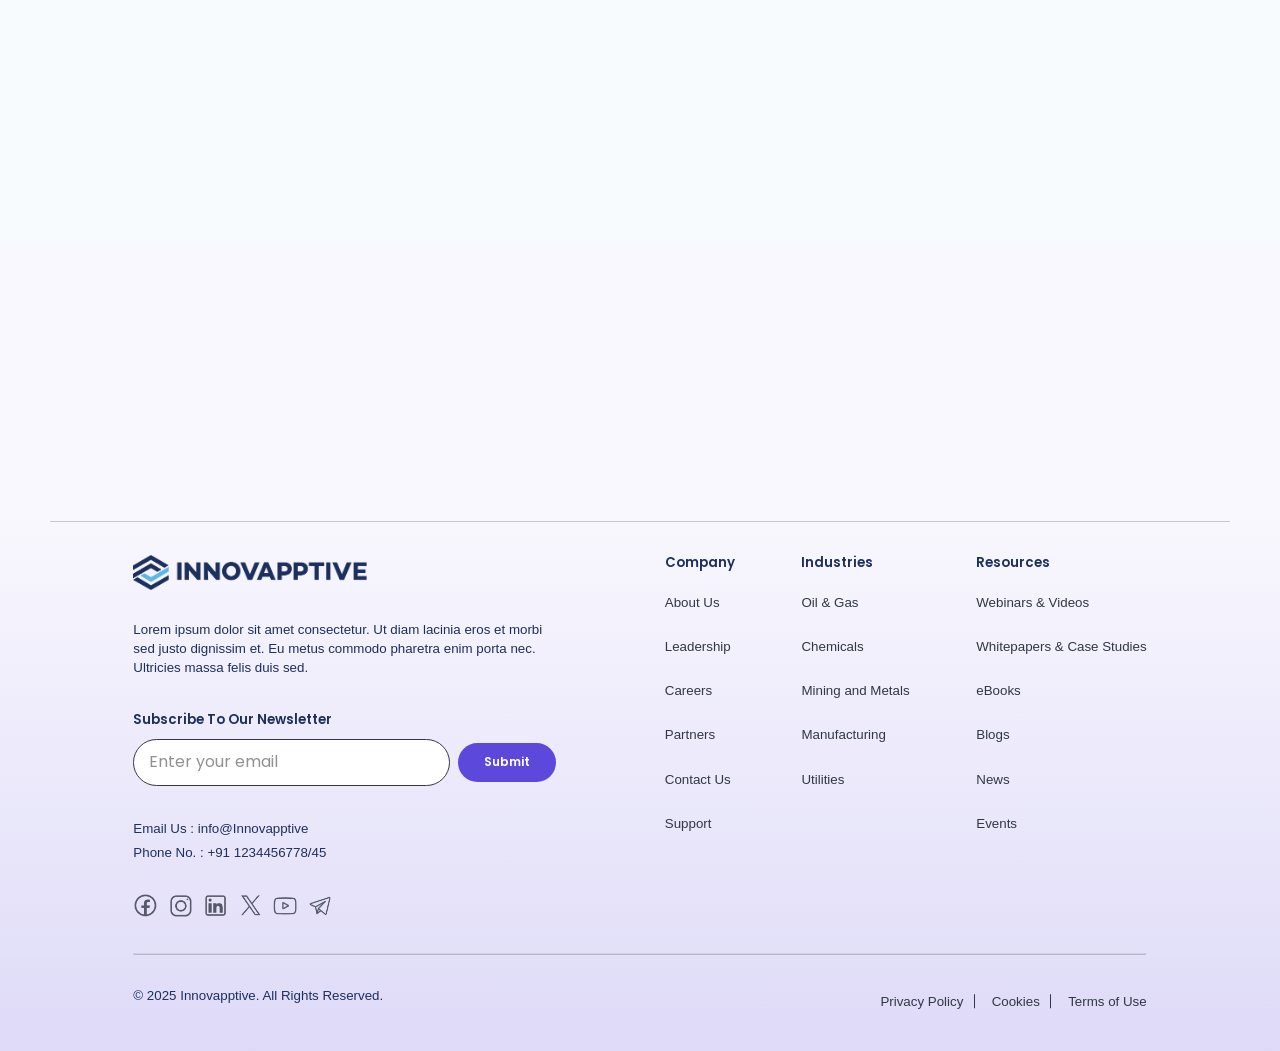
<file: career.html>
<!DOCTYPE html>
<html lang="en">
<head>
    <meta charset="UTF-8">
    <meta name="viewport" content="width=device-width, initial-scale=1.0">
    <title>Innvoapptive</title>
    <link rel="stylesheet" href="css/custom-style.css">
    <link rel="stylesheet" href="css/home-page.css">
</head>
<body>
  
    <header class="header_main">
        <div class="header_logo">
           <a href="#!"> <img src="images/logo.png" alt="logo"> </a>
        </div>

        <div class="right_menu">

          <div class="menu_part" id="my_menu">
            <ul>
              <li class="menu_dropdown"> <a href="#"> Providers</a> <button class="menu_arrow"></button>
                <div class="drop_down">
                  <div class="drop_down_inner">
                    <ul>
                      <li> <a href="#"> Operations Management </a> <button class="menu_arrow"></button>
                        <ul id="label_for" class="label_for">
                          <li> <a href="#"> Mobile Operator Rounds</a> 
                             <button class="menu_arrow"></button>
                             <div class="menu_data_main">
                                <div class="menu_image"> <img src="images/menu-image.png" alt=""> </div>
                                <div class="menu_data_cnt fs-20">
                                   <p>1Lorem ipsum dolor sit amet consectetur. Dolor ut pulvinar sed vivamus volutpat nibh quam. Eget tellus habitant ut ac nisi tristique etiam mi. </p> 

                                   <p> Lorem ipsum dolor sit amet consectetur. Dolor ut pulvinar sed vivamus volutpat nibh.</p>    
                                </div>
                             </div>
                          </li>
                          <li> <a href="#"> Shift Handovers </a> 
                            <button class="menu_arrow"></button>
                            <div class="menu_data_main">
                               <div class="menu_image"> <img src="images/menu-image.png" alt=""> </div>
                               <div class="menu_data_cnt fs-20">
                                  <p>2Lorem ipsum dolor sit amet consectetur. Dolor ut pulvinar sed vivamus volutpat nibh quam. Eget tellus habitant ut ac nisi tristique etiam mi. </p> 

                                  <p> Lorem ipsum dolor sit amet consectetur. Dolor ut pulvinar sed vivamus volutpat nibh.</p>    
                               </div>
                            </div>
                          </li>
                          <li> <a href="#"> Inspections </a> 
                            <button class="menu_arrow"></button>
                            <div class="menu_data_main">
                               <div class="menu_image"> <img src="images/menu-image.png" alt=""> </div>
                               <div class="menu_data_cnt fs-20">
                                  <p>3Lorem ipsum dolor sit amet consectetur. Dolor ut pulvinar sed vivamus volutpat nibh quam. Eget tellus habitant ut ac nisi tristique etiam mi. </p> 

                                  <p> Lorem ipsum dolor sit amet consectetur. Dolor ut pulvinar sed vivamus volutpat nibh.</p>    
                               </div>
                            </div>
                          </li>
                          <li> <a href="#"> Production & OEE Management </a> 
                            <button class="menu_arrow"></button>
                            <div class="menu_data_main">
                               <div class="menu_image"> <img src="images/menu-image.png" alt=""> </div>
                               <div class="menu_data_cnt fs-20">
                                  <p>4Lorem ipsum dolor sit amet consectetur. Dolor ut pulvinar sed vivamus volutpat nibh quam. Eget tellus habitant ut ac nisi tristique etiam mi. </p> 

                                  <p> Lorem ipsum dolor sit amet consectetur. Dolor ut pulvinar sed vivamus volutpat nibh.</p>    
                               </div>
                            </div>
                          </li>
                        </ul>
                      </li>

                      <li> <a href="#"> Maintenance Management</a> <button class="menu_arrow"></button>
                        <ul id="label_for" class="label_for">
                            <li> <a href="#"> Inherited Disease Genetics</a> 
                               <button class="menu_arrow"></button>
                               <div class="menu_data_main">
                                  <div class="menu_image"> <img src="images/menu-image.png" alt=""> </div>
                                  <div class="menu_data_cnt fs-20">
                                     <p>4Lorem ipsum dolor sit amet consectetur. Dolor ut pulvinar sed vivamus volutpat nibh quam. Eget tellus habitant ut ac nisi tristique etiam mi. </p> 
  
                                     <p> Lorem ipsum dolor sit amet consectetur. Dolor ut pulvinar sed vivamus volutpat nibh.</p>    
                                  </div>
                               </div>
                            </li>
                            <li> <a href="#"> Cancer Genetics</a> 
                              <button class="menu_arrow"></button>
                              <div class="menu_data_main">
                                 <div class="menu_image"> <img src="images/menu-image.png" alt=""> </div>
                                 <div class="menu_data_cnt fs-20">
                                    <p>5Lorem ipsum dolor sit amet consectetur. Dolor ut pulvinar sed vivamus volutpat nibh quam. Eget tellus habitant ut ac nisi tristique etiam mi. </p> 
  
                                    <p> Lorem ipsum dolor sit amet consectetur. Dolor ut pulvinar sed vivamus volutpat nibh.</p>    
                                 </div>
                              </div>
                            </li>
                            <li> <a href="#"> Infectious Disease Genetics</a> 
                              <button class="menu_arrow"></button>
                              <div class="menu_data_main">
                                 <div class="menu_image"> <img src="images/menu-image.png" alt=""> </div>
                                 <div class="menu_data_cnt fs-20">
                                    <p>6Lorem ipsum dolor sit amet consectetur. Dolor ut pulvinar sed vivamus volutpat nibh quam. Eget tellus habitant ut ac nisi tristique etiam mi. </p> 
  
                                    <p> Lorem ipsum dolor sit amet consectetur. Dolor ut pulvinar sed vivamus volutpat nibh.</p>    
                                 </div>
                              </div>
                            </li>
                          </ul>
                      </li>

                      <li> <a href="#"> Warehouse & Inventory </a> <button class="menu_arrow"></button>
                        <ul id="label_for" class="label_for">
                            <li> <a href="#"> Inherited Disease Genetics</a> 
                               <button class="menu_arrow"></button>
                               <div class="menu_data_main">
                                  <div class="menu_image"> <img src="images/menu-image.png" alt=""> </div>
                                  <div class="menu_data_cnt fs-20">
                                     <p>7Lorem ipsum dolor sit amet consectetur. Dolor ut pulvinar sed vivamus volutpat nibh quam. Eget tellus habitant ut ac nisi tristique etiam mi. </p> 
  
                                     <p> Lorem ipsum dolor sit amet consectetur. Dolor ut pulvinar sed vivamus volutpat nibh.</p>    
                                  </div>
                               </div>
                            </li>
                            <li> <a href="#"> Cancer Genetics</a> 
                              <button class="menu_arrow"></button>
                              <div class="menu_data_main">
                                 <div class="menu_image"> <img src="images/menu-image.png" alt=""> </div>
                                 <div class="menu_data_cnt fs-20">
                                    <p>8Lorem ipsum dolor sit amet consectetur. Dolor ut pulvinar sed vivamus volutpat nibh quam. Eget tellus habitant ut ac nisi tristique etiam mi. </p> 
  
                                    <p> Lorem ipsum dolor sit amet consectetur. Dolor ut pulvinar sed vivamus volutpat nibh.</p>    
                                 </div>
                              </div>
                            </li>
                            <li> <a href="#"> Infectious Disease Genetics</a> 
                              <button class="menu_arrow"></button>
                              <div class="menu_data_main">
                                 <div class="menu_image"> <img src="images/menu-image.png" alt=""> </div>
                                 <div class="menu_data_cnt fs-20">
                                    <p>9Lorem ipsum dolor sit amet consectetur. Dolor ut pulvinar sed vivamus volutpat nibh quam. Eget tellus habitant ut ac nisi tristique etiam mi. </p> 
  
                                    <p> Lorem ipsum dolor sit amet consectetur. Dolor ut pulvinar sed vivamus volutpat nibh.</p>    
                                 </div>
                              </div>
                            </li>
                          </ul>
                      </li>

                      <li> <a href="#"> EHS (Environment, Health, Safety) </a> <button class="menu_arrow"></button>
                        <ul id="label_for" class="label_for">
                            <li> <a href="#"> Inherited Disease Genetics</a> 
                               <button class="menu_arrow"></button>
                               <div class="menu_data_main">
                                  <div class="menu_image"> <img src="images/menu-image.png" alt=""> </div>
                                  <div class="menu_data_cnt fs-20">
                                     <p>7Lorem ipsum dolor sit amet consectetur. Dolor ut pulvinar sed vivamus volutpat nibh quam. Eget tellus habitant ut ac nisi tristique etiam mi. </p> 
  
                                     <p> Lorem ipsum dolor sit amet consectetur. Dolor ut pulvinar sed vivamus volutpat nibh.</p>    
                                  </div>
                               </div>
                            </li>
                            <li> <a href="#"> Cancer Genetics</a> 
                              <button class="menu_arrow"></button>
                              <div class="menu_data_main">
                                 <div class="menu_image"> <img src="images/menu-image.png" alt=""> </div>
                                 <div class="menu_data_cnt fs-20">
                                    <p>8Lorem ipsum dolor sit amet consectetur. Dolor ut pulvinar sed vivamus volutpat nibh quam. Eget tellus habitant ut ac nisi tristique etiam mi. </p> 
  
                                    <p> Lorem ipsum dolor sit amet consectetur. Dolor ut pulvinar sed vivamus volutpat nibh.</p>    
                                 </div>
                              </div>
                            </li>
                            <li> <a href="#"> Infectious Disease Genetics</a> 
                              <button class="menu_arrow"></button>
                              <div class="menu_data_main">
                                 <div class="menu_image"> <img src="images/menu-image.png" alt=""> </div>
                                 <div class="menu_data_cnt fs-20">
                                    <p>9Lorem ipsum dolor sit amet consectetur. Dolor ut pulvinar sed vivamus volutpat nibh quam. Eget tellus habitant ut ac nisi tristique etiam mi. </p> 
  
                                    <p> Lorem ipsum dolor sit amet consectetur. Dolor ut pulvinar sed vivamus volutpat nibh.</p>    
                                 </div>
                              </div>
                            </li>
                          </ul>
                      </li>
                      
                      <li><a href="#!"> Back Office</a></li>
                    </ul>
                  </div>
                </div>
              </li>
              <li><a href="#"> Patients</a></li>
              <li><a href="#"> About Us</a></li>
              <li><a href="#"> Partners</a></li>
              <li><a href="#"> Contact Us</a></li>
              
            </ul>
          </div>

          
          
        </div>

        <div class="right_menu_search">

            <div class="search_box">
                <ul>
                  <li class="search_header"> 
                      <button type="button" class="search_btn"> 
                          <svg xmlns="http://www.w3.org/2000/svg" width="30" height="30" viewBox="0 0 30 30" fill="none">
                              <path d="M21.7492 21.4388L28 27.7348M25.1111 13.2904C25.1111 19.6724 19.9375 24.8459 13.5556 24.8459C7.1736 24.8459 2 19.6724 2 13.2904C2 6.90843 7.1736 1.73483 13.5556 1.73483C19.9375 1.73483 25.1111 6.90843 25.1111 13.2904Z" stroke="currentColor" stroke-width="3" stroke-linecap="round" stroke-linejoin="round"/>
                          </svg>
                      </button>
                  </li>
                </ul>
              </div>

              <div class="menu_btn">
                <a href="#!" class="bg_button"> Request Demo </a>
              </div>

              <div class="mobile_menu_toggle">
                <span></span>
                <span></span>
                <span></span>
              </div>

        </div>


    </header>
    
    <main>

        <div class="breadcrumb">
            <ul>
                <li><a href="#">Home</a></li>
                <li><a href="#">Company</a></li>
                <li>Careers</li>
              </ul>
        </div>

        <section class="section_banner blog_banner">
            <div class="header_bg_img">
                <div class="container">
                    <div class="row banner_row">
                        <div class="col-12 col-sm-6">
                            <div class="header_text" data-aos="fade-right" data-aos-delay="200">
                                <h1 class="fs-64">Lorem ipsum <span> never been easier </span> text here for betterment </h1>
                                <p class="fs-28">Lorem ipsum dolor sit amet consectetur. Dolor ut pulvinar sed vivamus volutpat nibh quam.</p>
                                
                                <div class="banner_button flex">
                                    <a href="javascipt:void(0);" class="bg_button"> Watch Video  <span><svg xmlns="http://www.w3.org/2000/svg" width="22" height="22" viewBox="0 0 22 22" fill="none">
                                        <path d="M19.6239 8.57318C21.569 9.63094 21.569 12.369 19.6239 13.4268L7.87958 19.8133C5.98917 20.8413 3.66602 19.5033 3.66602 17.3865V4.61347C3.66602 2.49669 5.98917 1.15866 7.87957 2.18667L19.6239 8.57318Z" fill="currentColor"/>
                                      </svg> </span></a>
                                </div>
                                

                            </div>
                        </div>

                        <div class="col-12 col-sm-6">
                            <div class="slider_wrapper" data-aos="fade-left" data-aos-delay="200">
                                <div class="">

                                    <div class="item">
                                          <img src="images/career-bg.png" alt="">
                                              <!-- <div class="video_content fs-28">
                                                <p><span> 521K Hours </span> dolor sit ame cello kit it</p>
                                              </div> -->
                                        </div>
                                </div>
                            </div>
                        </div>

                    </div>
                </div>
            </div>
        </section>

       <div class="seperator"></div>
        

        <div class="certification_and_join_section">

            <div class="container">

                <section class="certification_section">
                        <div class="trusted_title" data-aos="fade-down" data-aos-delay="200"> 
                            <h2 class="fs-48"> Certification  <span> dolor sit amet </span> consectetur eget. </h2> 
                        </div>
                        
                            <div class="certification_slider">
                                <div>
                                    <div class="certification_img"> <img src="images/certification1.webp" alt=""> </div>
                                </div>
                                <div>
                                    <div class="certification_img"> <img src="images/certification2.webp" alt=""> </div>
                                </div>
                                <div>
                                    <div class="certification_img"> <img src="images/certification3.webp" alt=""> </div>
                                </div>
                                <div>
                                    <div class="certification_img"> <img src="images/certification4.webp" alt=""> </div>
                                </div>
                                <div>
                                    <div class="certification_img"> <img src="images/certification5.webp" alt=""> </div>
                                </div>
                                <div>
                                    <div class="certification_img"> <img src="images/certification6.webp" alt=""> </div>
                                </div>

                            </div>

                </section>

                <section class="why_join_us_section">

                    <div class="title_two" data-aos="fade-right" data-aos-delay="200"> 
                        <div class="fs-36 title_two_up"> Why Join Us  </div>
                        <div class="fs-56 title_two_bottom"> Lorem <span> ipsum dolor sit consectetur </span> vol perpa suloi trols cromal  </div>
                        <div class="title_cntent_join"> <p> Lorem ipsum dolor sit amet consectetur. Urna sit pharetra turpis nullam libero vestibulum ut adipiscing aliquet. Velit dignissim quis lectus pulvinar at vitae aliquam. Porttitor justo lorem risus pharetra. </p> </div>
                    </div>

                    <div class="why_join_main" data-aos="fade-left" data-aos-delay="200">

                        <div class="why_join_box"> 
                            <span> <img src="images/join-ico.webp" alt=""> </span>
                            <p> Lorem ipsum dolor sit amet ornare id diam. </p>
                        </div>

                        <div class="why_join_box"> 
                            <span> <img src="images/join-ico.webp" alt=""> </span>
                            <p> Lorem ipsum dolor sit amet ornare id diam. </p>
                        </div>

                        <div class="why_join_box"> 
                            <span> <img src="images/join-ico.webp" alt=""> </span>
                            <p> Lorem ipsum dolor sit amet ornare id diam. </p>
                        </div>

                        <div class="why_join_box"> 
                            <span> <img src="images/join-ico.webp" alt=""> </span>
                            <p> Lorem ipsum dolor sit amet ornare id diam. </p>
                        </div>

                    </div>

                </section>

            </div>
        </div>


        <section class="career_opportunities">
             <div class="container">

                <div class="title_one bg_title_one" data-aos="fade-up" data-aos-delay="100">
                    <h3 class="fs-36 title_up"><span> Our Partners </span> </h3>
                    <h2 class="fs-56 title_bottom"> Lorem   <span>ipsum sadlr</span> eo trols cromal agtucieo trols cromal entul </h2>
                </div>


                <div class="career_opportunities_inner">

                    <div class="resuurces_left" data-aos="fade-up" data-aos-delay="200">  
                        <div class="resource_up_img"> <img src="images/seo-img.png" alt=""> </div>

                        <div class="resource_up_data_all"> 
                            <div class="date_category"> 
                                <ul>
                                    <li> Full Time </li>
                                    <li> Product & Innovation </li>
                                </ul>    
                            </div>

                            <div class="data_bottom_resource fs-18">
                                <h2 class="fs-24"> SEO - Specialist </h2>
                                <p> in Hyderabad, Telangana, India </p>
                                <a href="#!" class="bg_button"> Apply Now </a>
                            </div>
                            
                        </div>

                    </div>

                    <div class="resuurces_left" data-aos="fade-up" data-aos-delay="200">  
                        <div class="resource_up_img"> <img src="images/seo-img.png" alt=""> </div>

                        <div class="resource_up_data_all"> 
                            <div class="date_category"> 
                                <ul>
                                    <li> Full Time </li>
                                    <li> Product & Innovation </li>
                                </ul>    
                            </div>

                            <div class="data_bottom_resource fs-18">
                                <h2 class="fs-24"> SEO - Specialist </h2>
                                <p> in Hyderabad, Telangana, India </p>
                                <a href="#!" class="bg_button"> Apply Now </a>
                            </div>
                            
                        </div>

                    </div>

                    <div class="resuurces_left" data-aos="fade-up" data-aos-delay="200">  
                        <div class="resource_up_img"> <img src="images/seo-img.png" alt=""> </div>

                        <div class="resource_up_data_all"> 
                            <div class="date_category"> 
                                <ul>
                                    <li> Full Time </li>
                                    <li> Product & Innovation </li>
                                </ul>    
                            </div>

                            <div class="data_bottom_resource fs-18">
                                <h2 class="fs-24"> SEO - Specialist </h2>
                                <p> in Hyderabad, Telangana, India </p>
                                <a href="#!" class="bg_button"> Apply Now </a>
                            </div>
                            
                        </div>

                    </div>

                    <div class="resuurces_left" data-aos="fade-up" data-aos-delay="200">  
                        <div class="resource_up_img"> <img src="images/seo-img.png" alt=""> </div>

                        <div class="resource_up_data_all"> 
                            <div class="date_category"> 
                                <ul>
                                    <li> Full Time </li>
                                    <li> Product & Innovation </li>
                                </ul>    
                            </div>

                            <div class="data_bottom_resource fs-18">
                                <h2 class="fs-24"> SEO - Specialist </h2>
                                <p> in Hyderabad, Telangana, India </p>
                                <a href="#!" class="bg_button"> Apply Now </a>
                            </div>
                            
                        </div>

                    </div>

                    <div class="resuurces_left" data-aos="fade-up" data-aos-delay="200">  
                        <div class="resource_up_img"> <img src="images/seo-img.png" alt=""> </div>

                        <div class="resource_up_data_all"> 
                            <div class="date_category"> 
                                <ul>
                                    <li> Full Time </li>
                                    <li> Product & Innovation </li>
                                </ul>    
                            </div>

                            <div class="data_bottom_resource fs-18">
                                <h2 class="fs-24"> SEO - Specialist </h2>
                                <p> in Hyderabad, Telangana, India </p>
                                <a href="#!" class="bg_button"> Apply Now </a>
                            </div>
                            
                        </div>

                    </div>

                    <div class="resuurces_left" data-aos="fade-up" data-aos-delay="200">  
                        <div class="resource_up_img"> <img src="images/seo-img.png" alt=""> </div>

                        <div class="resource_up_data_all"> 
                            <div class="date_category"> 
                                <ul>
                                    <li> Full Time </li>
                                    <li> Product & Innovation </li>
                                </ul>    
                            </div>

                            <div class="data_bottom_resource fs-18">
                                <h2 class="fs-24"> SEO - Specialist </h2>
                                <p> in Hyderabad, Telangana, India </p>
                                <a href="#!" class="bg_button"> Apply Now </a>
                            </div>
                            
                        </div>

                    </div>


                </div>


             </div>
        </section>


        <section class="career_video_section">
            <div class="container">
                  <div class="career_video_inner">
                     <div class="career_video_left" data-aos="fade-right" data-aos-delay="200"> 
                        <div class="video_title">
                            <h2 class="fs-56"> Lorem <span>ipsum dolor sit consectetur</span>  vol perpa trols </h2>
                            <p>Lorem ipsum dolor sit amet consectetur. Cras purus amet magna elit in velit tellus turpis. Nunc egestas habitasse pretium magnis. Tellus ut urna  </p>
                            <a href="#!" class="bg_button"> Know More In Detail </a>
                        </div>
                     </div>
                     <div class="career_video_right" data-aos="fade-left" data-aos-delay="200"> 

                        <div class="video_cover">
                            <iframe controls="" class="video" src="https://www.youtube.com/embed/yAoLSRbwxL8?si=su6MVh96P74PpEk"></iframe>
                            <div class="play_btn">
                              <a href="javascript:void(0);" class="popup-video">
                                <svg xmlns="http://www.w3.org/2000/svg" width="146" height="146" viewBox="0 0 146 146" fill="none">
                                    <path d="M72.9997 135.327C107.035 135.327 135.327 107.096 135.327 73C135.327 38.9645 106.974 10.6729 72.9387 10.6729C38.842 10.6729 10.6729 38.9645 10.6729 73C10.6729 107.096 38.9033 135.327 72.9997 135.327ZM72.9997 124.939C44.1582 124.939 21.1215 101.841 21.1215 73C21.1215 44.2195 44.0972 21.0608 72.9387 21.0608C101.719 21.0608 124.878 44.2195 124.939 73C125 101.841 101.78 124.939 72.9997 124.939ZM62.2453 95.4866L94.9365 76.1776C97.3194 74.7111 97.2584 71.3502 94.9365 70.0059L62.2453 50.5744C59.7401 49.1079 56.4402 50.2688 56.4402 53.0186V93.0424C56.4402 95.8532 59.5565 97.0754 62.2453 95.4866Z" fill="white"/>
                                  </svg>
                              </a>
                            </div>
                            <div class="video_thumbnail">
                              <picture>
                                <source srcset="images/video_bg.png">
                                <img class="img-fluid" src="images/video_bg.png" alt="">
                              </picture>
                            </div>
                        </div>

                     </div>
                  </div>
            </div>
        </section>



        <section class="career_col_maim">
            <div class="container">
                <div class="career_col_inner">
                   <div class="career_col_left" data-aos="fade-right" data-aos-delay="200"> <img src="images/pepra-img.png" alt=""> </div>
                   <div class="career_col_right" data-aos="fade-left" data-aos-delay="200"> 
                     <h2 class="fs-56"> Lorem <span> ipsum dolor sit consectetur </span> vol perpa </h2> 
                     <p> Lorem ipsum dolor sit amet consectetur. Ridiculus est in arcu fringilla. Turpis arcu duis morbi leo mattis lacus vitae id. Vulputate eu arcu mi et pellentesque turpis. Nullam varius tristique mollis tristique. Vitae elementum rhoncus </p>
                      <div class="career_col_data">
                        <ul>
                            <li> 
                                <a href="#!">  
                                    <div class="col_img_career"> <span> <img src="images/maintenance.png" alt=""> </span> Lorem ipsum dolor sit </div>    
                                    <div class="col_arrow_career">
                                        <svg xmlns="http://www.w3.org/2000/svg" width="38" height="38" viewBox="0 0 38 38" fill="none">
                                            <path d="M3 35L35 3M35 3H6.2M35 3V31.8" stroke="currentColor" stroke-width="5" stroke-linecap="round" stroke-linejoin="round"/>
                                        </svg>
                                    </div>
                               </a> 
                            </li>

                            <li> 
                                <a href="#!">  
                                    <div class="col_img_career"> <span> <img src="images/maintenance.png" alt=""> </span> Lorem ipsum dolor sit </div>    
                                    <div class="col_arrow_career">
                                        <svg xmlns="http://www.w3.org/2000/svg" width="38" height="38" viewBox="0 0 38 38" fill="none">
                                            <path d="M3 35L35 3M35 3H6.2M35 3V31.8" stroke="currentColor" stroke-width="5" stroke-linecap="round" stroke-linejoin="round"/>
                                        </svg>
                                    </div>
                               </a> 
                            </li>

                        </ul>
                      </div>
                      <a href="#!" class="bg_button"> Learn More About Us </a>
                   </div>
                </div>
            </div>
        </section>


    </main>




    <footer class="footer">
        <div class="container">
            <div class="row footer_top">
                <div class="col-12">
                    <div class="upgrade_wrap">
                        <div class="upgrade_heading" data-aos="fade-right" data-aos-delay="200">
                            <h5 class="fs-96">Are you ready <span> for the next big </span> upgrade?</h5>
                        </div>
                        <div class="upgrade_btn" data-aos="fade-left" data-aos-delay="200">
                            <a href="#!">
                                <svg xmlns="http://www.w3.org/2000/svg" width="93" height="92" viewBox="0 0 93 92" fill="none">
                                    <path d="M6.96875 86L86.9688 6M86.9688 6H14.9688M86.9688 6V78" stroke="#D6EDF5" stroke-width="12" stroke-linecap="round" stroke-linejoin="round"/>
                                </svg>
                            </a>
                        </div>
                    </div>
                </div>
            </div>
        </div>
        <div class="seperator"></div>
        <div class="container">
            <div class="row footer_middle">
                <div class="col-12 col-sm-5">
                    <div class="footer_logo">
                        <a href="javaScript:void(0);"><img class="img-fluid" src="images/Innovapptive-logo.webp" alt="Logo"></a>
                        <div class="footer_tagline fs-20"><p>Lorem ipsum dolor sit amet consectetur. Ut diam lacinia eros et morbi sed justo dignissim et. Eu metus commodo pharetra enim porta nec. Ultricies massa felis duis sed.</p></div>
                    </div>

                    <div class="footer_subscribe">
                        <div class="footer_heading fs-20">Subscribe To Our Newsletter</div>
                        <form action="#">
                            <div class="subscribe_field">
                                <input class="form-field" type="email" placeholder="Enter your email">
                                <button class="bg_button">Submit</button>
                            </div>
                        </form>
                    </div>

                    <div class="footer_info">
                        <div class="footer_contact fs-20">Email Us : info@Innovapptive</div>
                        <div class="footer_contact fs-20">Phone No. : +91 1234456778/45</div>
                        <div class="footer_social">
                            <ul class="social_list">
                                <li><a href="jaavascript:void(0);"><img class="img-fluid" src="images/facebook.webp" alt="Facebook"></a></li>
                                <li><a href="jaavascript:void(0);"><img class="img-fluid" src="images/instagram_.webp" alt="Instagram"></a></li>
                                <li><a href="jaavascript:void(0);"><img class="img-fluid" src="images/linkedin.webp" alt="Linkedin"></a></li>
                                <li><a href="jaavascript:void(0);"><img class="img-fluid" src="images/twiter.webp" alt="Twitter"></a></li>
                                <li><a href="jaavascript:void(0);"><img class="img-fluid" src="images/youtube.webp" alt="YouTube"></a></li>
                                <li><a href="jaavascript:void(0);"><img class="img-fluid" src="images/telegram.webp" alt="telegram"></a></li>
                            </ul>
                        </div>
                    </div>
                </div>
                <div class="col-12 col-sm-7">
                    <div class="footer_nav">
                        <div class="footer_nav_wrap">
                            <div class="footer_col">
                                <div class="footer_heading fs-20">Company</div>
                                <div class="footer_links">
                                    <ul>
                                        <li class="fs-20"><a href="jaavascript:void(0);">About Us</a></li>
                                        <li class="fs-20"><a href="jaavascript:void(0);">Leadership</a></li>
                                        <li class="fs-20"><a href="jaavascript:void(0);">Careers</a></li>
                                        <li class="fs-20"><a href="jaavascript:void(0);">Partners</a></li>
                                        <li class="fs-20"><a href="jaavascript:void(0);">Contact Us</a></li>
                                        <li class="fs-20"><a href="jaavascript:void(0);">Support</a></li>
                                    </ul>
                                </div>
                            </div>
                            <div class="footer_col">
                                <div class="footer_heading fs-20">Industries</div>
                                <div class="footer_links">
                                    <ul>
                                        <li class="fs-20"><a href="jaavascript:void(0);">Oil & Gas</a></li>
                                        <li class="fs-20"><a href="jaavascript:void(0);">Chemicals</a></li>
                                        <li class="fs-20"><a href="jaavascript:void(0);">Mining and Metals</a></li>
                                        <li class="fs-20"><a href="jaavascript:void(0);">Manufacturing</a></li>
                                        <li class="fs-20"><a href="jaavascript:void(0);">Utilities</a></li>
                                    </ul>
                                </div>
                            </div>
                            <div class="footer_col">
                                <div class="footer_heading fs-20">Resources</div>
                                <div class="footer_links">
                                    <ul>
                                        <li class="fs-20"><a href="jaavascript:void(0);">Webinars & Videos</a></li>
                                        <li class="fs-20"><a href="jaavascript:void(0);">Whitepapers & Case Studies</a></li>
                                        <li class="fs-20"><a href="jaavascript:void(0);">eBooks</a></li>
                                        <li class="fs-20"><a href="jaavascript:void(0);">Blogs</a></li>
                                        <li class="fs-20"><a href="jaavascript:void(0);">News</a></li>
                                        <li class="fs-20"><a href="jaavascript:void(0);">Events</a></li>
                                    </ul>
                                </div>
                            </div>
                        </div>
                    </div>
                </div>
            </div>
            <hr>
            <div class="row footer_bottom">
                <div class="col-12 col-sm-6">
                    <div class="copyright fs-20"><p>&copy; 2025 Innovapptive. All Rights Reserved.</p></div>
                </div>
                <div class="col-12 col-sm-6">
                    <div class="footer_terms">
                        <a class="fs-20" href="jaavascript:void(0);">Privacy Policy</a>
                        <a class="fs-20" href="jaavascript:void(0);">Cookies</a>
                        <a class="fs-20" href="jaavascript:void(0);">Terms of Use</a>
                    </div>
                </div>
            </div>
        </div>
    </footer>



    <script src="js/jquery.min.js"></script>
    <script src="js/slick.min.js"></script>
    <script src="js/aos.js"></script>
    <script src="js/custom-script.js"></script> 
     
</body>
</html>
</file>
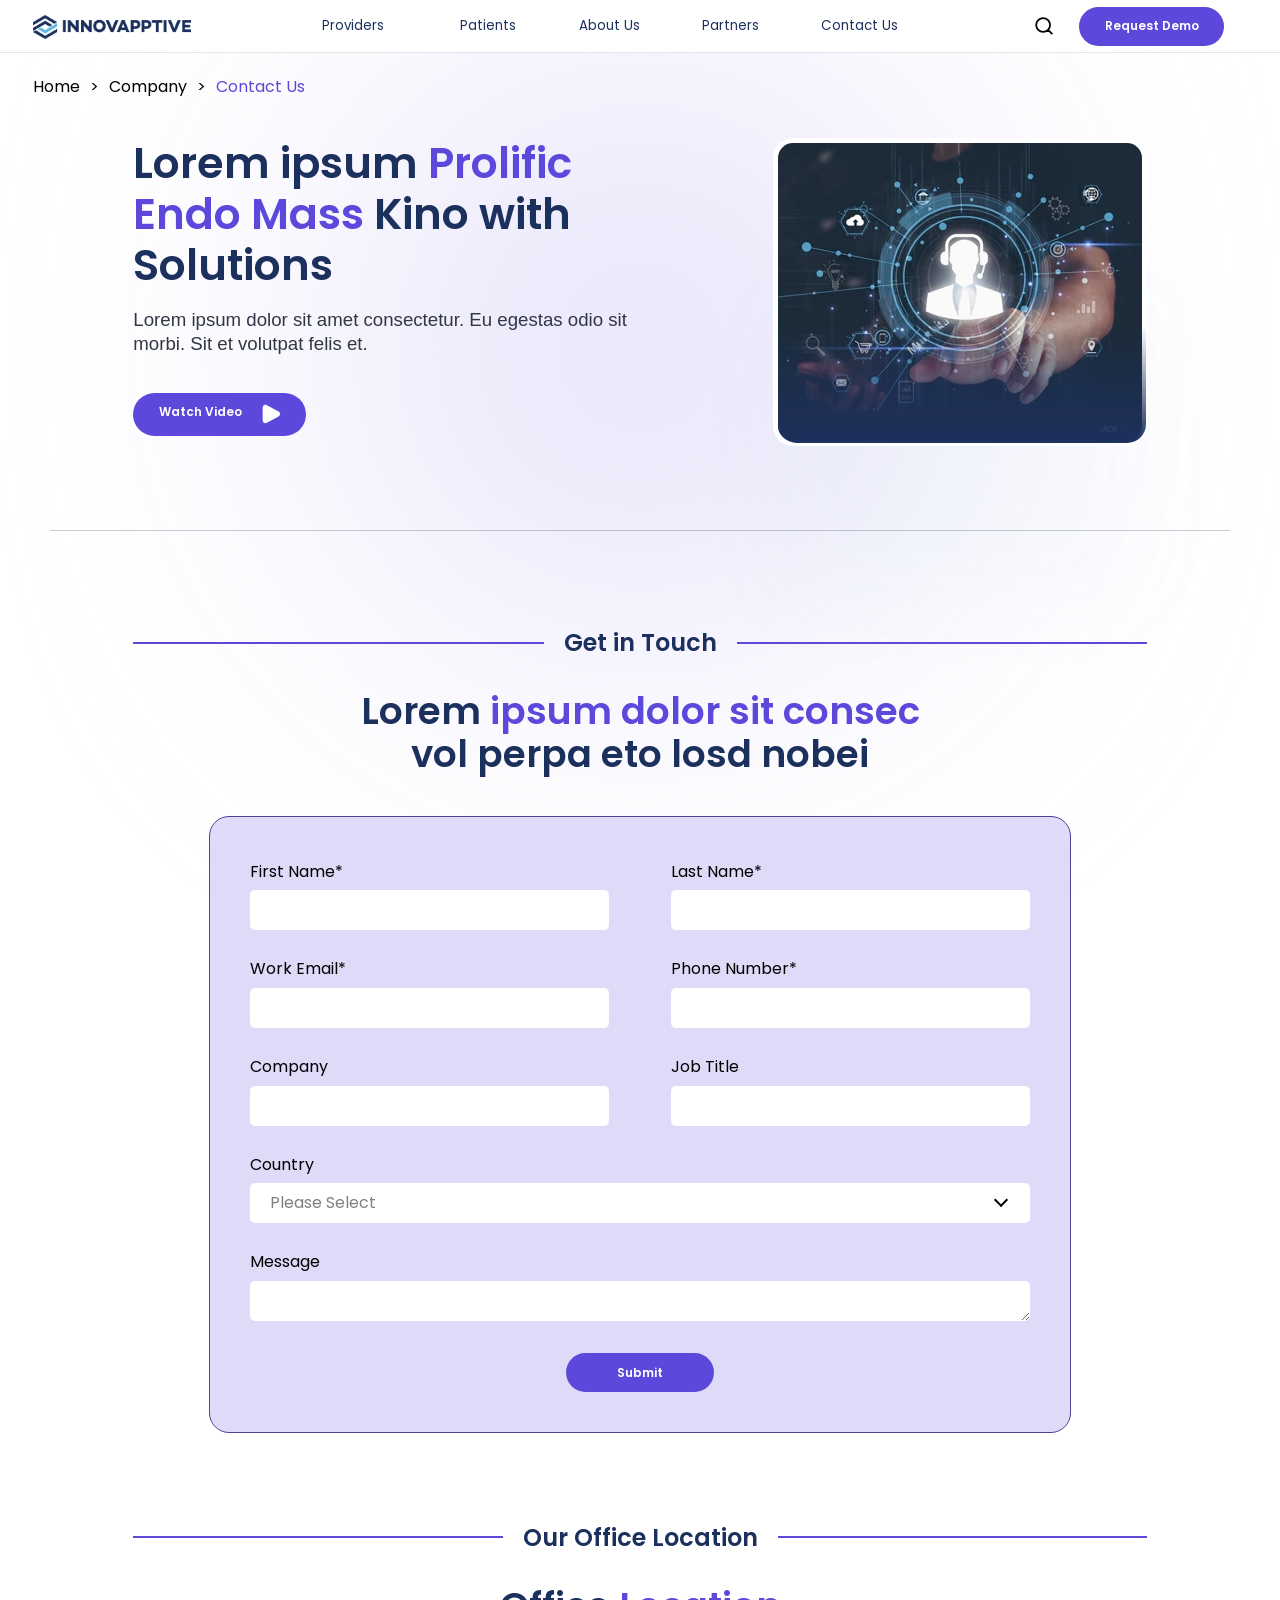
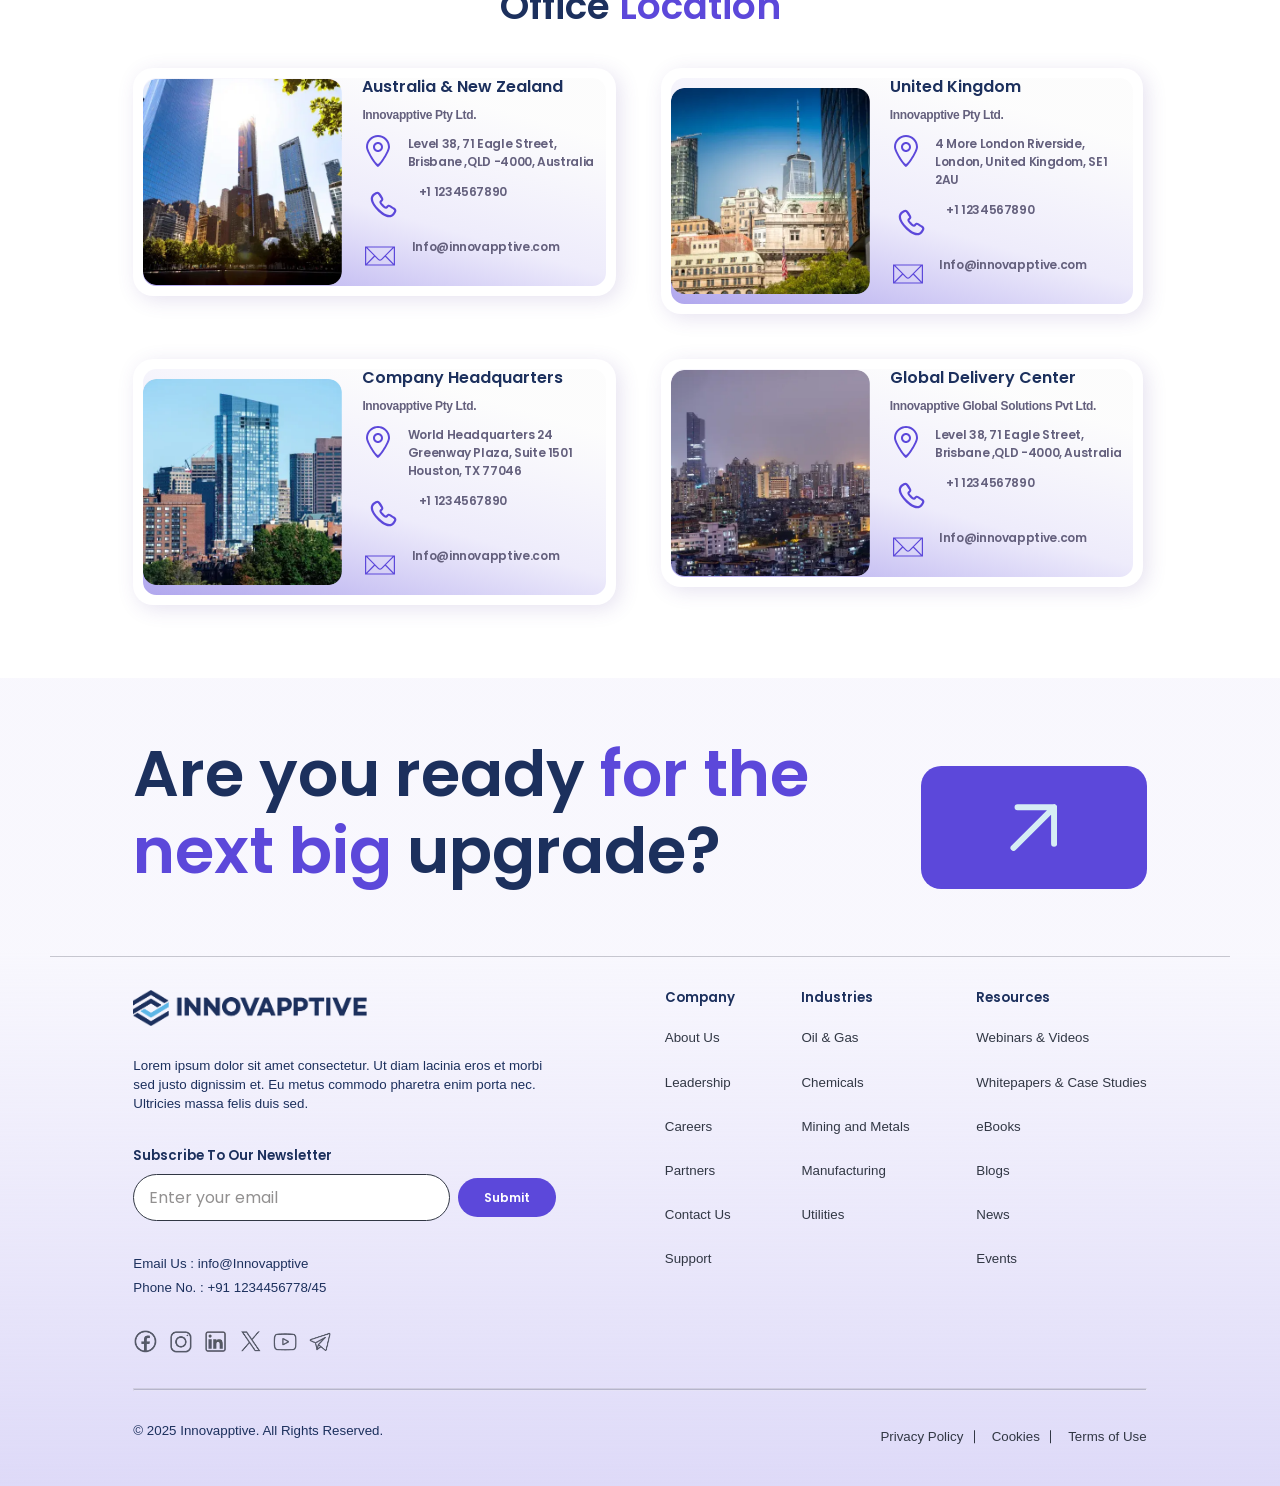
<file: contact-us.html>
<!DOCTYPE html>
<html lang="en">
<head>
    <meta charset="UTF-8">
    <meta name="viewport" content="width=device-width, initial-scale=1.0">
    <title>Innvoapptive</title>
    <link rel="stylesheet" href="css/custom-style.css">
</head>
<body>
  
    <header class="header_main">
        <div class="header_logo">
           <a href="#!"> <img src="images/logo.png" alt="logo"> </a>
        </div>

        <div class="right_menu">

          <div class="menu_part" id="my_menu">
            <ul>
              <li class="menu_dropdown"> <a href="#"> Providers</a> <button class="menu_arrow"></button>
                <div class="drop_down">
                  <div class="drop_down_inner">
                    <ul>
                      <li> <a href="#"> Operations Management </a> <button class="menu_arrow"></button>
                        <ul id="label_for" class="label_for">
                          <li> <a href="#"> Mobile Operator Rounds</a> 
                             <button class="menu_arrow"></button>
                             <div class="menu_data_main">
                                <div class="menu_image"> <img src="images/menu-image.png" alt=""> </div>
                                <div class="menu_data_cnt fs-20">
                                   <p>1Lorem ipsum dolor sit amet consectetur. Dolor ut pulvinar sed vivamus volutpat nibh quam. Eget tellus habitant ut ac nisi tristique etiam mi. </p> 

                                   <p> Lorem ipsum dolor sit amet consectetur. Dolor ut pulvinar sed vivamus volutpat nibh.</p>    
                                </div>
                             </div>
                          </li>
                          <li> <a href="#"> Shift Handovers </a> 
                            <button class="menu_arrow"></button>
                            <div class="menu_data_main">
                               <div class="menu_image"> <img src="images/menu-image.png" alt=""> </div>
                               <div class="menu_data_cnt fs-20">
                                  <p>2Lorem ipsum dolor sit amet consectetur. Dolor ut pulvinar sed vivamus volutpat nibh quam. Eget tellus habitant ut ac nisi tristique etiam mi. </p> 

                                  <p> Lorem ipsum dolor sit amet consectetur. Dolor ut pulvinar sed vivamus volutpat nibh.</p>    
                               </div>
                            </div>
                          </li>
                          <li> <a href="#"> Inspections </a> 
                            <button class="menu_arrow"></button>
                            <div class="menu_data_main">
                               <div class="menu_image"> <img src="images/menu-image.png" alt=""> </div>
                               <div class="menu_data_cnt fs-20">
                                  <p>3Lorem ipsum dolor sit amet consectetur. Dolor ut pulvinar sed vivamus volutpat nibh quam. Eget tellus habitant ut ac nisi tristique etiam mi. </p> 

                                  <p> Lorem ipsum dolor sit amet consectetur. Dolor ut pulvinar sed vivamus volutpat nibh.</p>    
                               </div>
                            </div>
                          </li>
                          <li> <a href="#"> Production & OEE Management </a> 
                            <button class="menu_arrow"></button>
                            <div class="menu_data_main">
                               <div class="menu_image"> <img src="images/menu-image.png" alt=""> </div>
                               <div class="menu_data_cnt fs-20">
                                  <p>4Lorem ipsum dolor sit amet consectetur. Dolor ut pulvinar sed vivamus volutpat nibh quam. Eget tellus habitant ut ac nisi tristique etiam mi. </p> 

                                  <p> Lorem ipsum dolor sit amet consectetur. Dolor ut pulvinar sed vivamus volutpat nibh.</p>    
                               </div>
                            </div>
                          </li>
                        </ul>
                      </li>

                      <li> <a href="#"> Maintenance Management</a> <button class="menu_arrow"></button>
                        <ul id="label_for" class="label_for">
                            <li> <a href="#"> Inherited Disease Genetics</a> 
                               <button class="menu_arrow"></button>
                               <div class="menu_data_main">
                                  <div class="menu_image"> <img src="images/menu-image.png" alt=""> </div>
                                  <div class="menu_data_cnt fs-20">
                                     <p>4Lorem ipsum dolor sit amet consectetur. Dolor ut pulvinar sed vivamus volutpat nibh quam. Eget tellus habitant ut ac nisi tristique etiam mi. </p> 
  
                                     <p> Lorem ipsum dolor sit amet consectetur. Dolor ut pulvinar sed vivamus volutpat nibh.</p>    
                                  </div>
                               </div>
                            </li>
                            <li> <a href="#"> Cancer Genetics</a> 
                              <button class="menu_arrow"></button>
                              <div class="menu_data_main">
                                 <div class="menu_image"> <img src="images/menu-image.png" alt=""> </div>
                                 <div class="menu_data_cnt fs-20">
                                    <p>5Lorem ipsum dolor sit amet consectetur. Dolor ut pulvinar sed vivamus volutpat nibh quam. Eget tellus habitant ut ac nisi tristique etiam mi. </p> 
  
                                    <p> Lorem ipsum dolor sit amet consectetur. Dolor ut pulvinar sed vivamus volutpat nibh.</p>    
                                 </div>
                              </div>
                            </li>
                            <li> <a href="#"> Infectious Disease Genetics</a> 
                              <button class="menu_arrow"></button>
                              <div class="menu_data_main">
                                 <div class="menu_image"> <img src="images/menu-image.png" alt=""> </div>
                                 <div class="menu_data_cnt fs-20">
                                    <p>6Lorem ipsum dolor sit amet consectetur. Dolor ut pulvinar sed vivamus volutpat nibh quam. Eget tellus habitant ut ac nisi tristique etiam mi. </p> 
  
                                    <p> Lorem ipsum dolor sit amet consectetur. Dolor ut pulvinar sed vivamus volutpat nibh.</p>    
                                 </div>
                              </div>
                            </li>
                          </ul>
                      </li>

                      <li> <a href="#"> Warehouse & Inventory </a> <button class="menu_arrow"></button>
                        <ul id="label_for" class="label_for">
                            <li> <a href="#"> Inherited Disease Genetics</a> 
                               <button class="menu_arrow"></button>
                               <div class="menu_data_main">
                                  <div class="menu_image"> <img src="images/menu-image.png" alt=""> </div>
                                  <div class="menu_data_cnt fs-20">
                                     <p>7Lorem ipsum dolor sit amet consectetur. Dolor ut pulvinar sed vivamus volutpat nibh quam. Eget tellus habitant ut ac nisi tristique etiam mi. </p> 
  
                                     <p> Lorem ipsum dolor sit amet consectetur. Dolor ut pulvinar sed vivamus volutpat nibh.</p>    
                                  </div>
                               </div>
                            </li>
                            <li> <a href="#"> Cancer Genetics</a> 
                              <button class="menu_arrow"></button>
                              <div class="menu_data_main">
                                 <div class="menu_image"> <img src="images/menu-image.png" alt=""> </div>
                                 <div class="menu_data_cnt fs-20">
                                    <p>8Lorem ipsum dolor sit amet consectetur. Dolor ut pulvinar sed vivamus volutpat nibh quam. Eget tellus habitant ut ac nisi tristique etiam mi. </p> 
  
                                    <p> Lorem ipsum dolor sit amet consectetur. Dolor ut pulvinar sed vivamus volutpat nibh.</p>    
                                 </div>
                              </div>
                            </li>
                            <li> <a href="#"> Infectious Disease Genetics</a> 
                              <button class="menu_arrow"></button>
                              <div class="menu_data_main">
                                 <div class="menu_image"> <img src="images/menu-image.png" alt=""> </div>
                                 <div class="menu_data_cnt fs-20">
                                    <p>9Lorem ipsum dolor sit amet consectetur. Dolor ut pulvinar sed vivamus volutpat nibh quam. Eget tellus habitant ut ac nisi tristique etiam mi. </p> 
  
                                    <p> Lorem ipsum dolor sit amet consectetur. Dolor ut pulvinar sed vivamus volutpat nibh.</p>    
                                 </div>
                              </div>
                            </li>
                          </ul>
                      </li>

                      <li> <a href="#"> EHS (Environment, Health, Safety) </a> <button class="menu_arrow"></button>
                        <ul id="label_for" class="label_for">
                            <li> <a href="#"> Inherited Disease Genetics</a> 
                               <button class="menu_arrow"></button>
                               <div class="menu_data_main">
                                  <div class="menu_image"> <img src="images/menu-image.png" alt=""> </div>
                                  <div class="menu_data_cnt fs-20">
                                     <p>7Lorem ipsum dolor sit amet consectetur. Dolor ut pulvinar sed vivamus volutpat nibh quam. Eget tellus habitant ut ac nisi tristique etiam mi. </p> 
  
                                     <p> Lorem ipsum dolor sit amet consectetur. Dolor ut pulvinar sed vivamus volutpat nibh.</p>    
                                  </div>
                               </div>
                            </li>
                            <li> <a href="#"> Cancer Genetics</a> 
                              <button class="menu_arrow"></button>
                              <div class="menu_data_main">
                                 <div class="menu_image"> <img src="images/menu-image.png" alt=""> </div>
                                 <div class="menu_data_cnt fs-20">
                                    <p>8Lorem ipsum dolor sit amet consectetur. Dolor ut pulvinar sed vivamus volutpat nibh quam. Eget tellus habitant ut ac nisi tristique etiam mi. </p> 
  
                                    <p> Lorem ipsum dolor sit amet consectetur. Dolor ut pulvinar sed vivamus volutpat nibh.</p>    
                                 </div>
                              </div>
                            </li>
                            <li> <a href="#"> Infectious Disease Genetics</a> 
                              <button class="menu_arrow"></button>
                              <div class="menu_data_main">
                                 <div class="menu_image"> <img src="images/menu-image.png" alt=""> </div>
                                 <div class="menu_data_cnt fs-20">
                                    <p>9Lorem ipsum dolor sit amet consectetur. Dolor ut pulvinar sed vivamus volutpat nibh quam. Eget tellus habitant ut ac nisi tristique etiam mi. </p> 
  
                                    <p> Lorem ipsum dolor sit amet consectetur. Dolor ut pulvinar sed vivamus volutpat nibh.</p>    
                                 </div>
                              </div>
                            </li>
                          </ul>
                      </li>
                      
                      <li><a href="#!"> Back Office</a></li>
                    </ul>
                  </div>
                </div>
              </li>
              <li><a href="#"> Patients</a></li>
              <li><a href="#"> About Us</a></li>
              <li><a href="#"> Partners</a></li>
              <li><a href="#"> Contact Us</a></li>
              
            </ul>
          </div>

          
          
        </div>

        <div class="right_menu_search">

            <div class="search_box">
                <ul>
                  <li class="search_header"> 
                      <button type="button" class="search_btn"> 
                          <svg xmlns="http://www.w3.org/2000/svg" width="30" height="30" viewBox="0 0 30 30" fill="none">
                              <path d="M21.7492 21.4388L28 27.7348M25.1111 13.2904C25.1111 19.6724 19.9375 24.8459 13.5556 24.8459C7.1736 24.8459 2 19.6724 2 13.2904C2 6.90843 7.1736 1.73483 13.5556 1.73483C19.9375 1.73483 25.1111 6.90843 25.1111 13.2904Z" stroke="currentColor" stroke-width="3" stroke-linecap="round" stroke-linejoin="round"/>
                          </svg>
                      </button>
                  </li>
                </ul>
              </div>

              <div class="menu_btn">
                <a href="#!" class="bg_button"> Request Demo </a>
              </div>

              <div class="mobile_menu_toggle">
                <span></span>
                <span></span>
                <span></span>
              </div>

        </div>


    </header>
    
    <main>

        <div class="breadcrumb">
            <ul>
                <li><a href="#">Home</a></li>
                <li><a href="#">Company</a></li>
                <li>Contact Us</li>
              </ul>
        </div>

        <section class="section_banner blog_banner">
            <div class="header_bg_img">
                <div class="container">
                    <div class="row banner_row">
                        <div class="col-12 col-sm-6">
                            <div class="header_text" data-aos="fade-right" data-aos-delay="200">
                                <h1 class="fs-64">Lorem ipsum <span> Prolific Endo Mass </span> Kino with Solutions </h1>
                                <p class="fs-28"> Lorem ipsum dolor sit amet consectetur. Eu egestas odio sit morbi. Sit et volutpat felis et. </p>
                                
                                

                                <div class="banner_button flex">
                                    <a href="javascipt:void(0);" class="bg_button"> Watch Video  <span><svg xmlns="http://www.w3.org/2000/svg" width="22" height="22" viewBox="0 0 22 22" fill="none">
                                        <path d="M19.6239 8.57318C21.569 9.63094 21.569 12.369 19.6239 13.4268L7.87958 19.8133C5.98917 20.8413 3.66602 19.5033 3.66602 17.3865V4.61347C3.66602 2.49669 5.98917 1.15866 7.87957 2.18667L19.6239 8.57318Z" fill="currentColor"/>
                                      </svg> </span></a>
                                </div>
                                

                            </div>
                        </div>

                        <div class="col-12 col-sm-6">
                            <div class="slider_wrapper" data-aos="fade-left" data-aos-delay="200">
                                <div class="">

                                    <div class="item">                                          
                                          <img src="images/contact-banner-image.png" alt="">
                                        </div>
                                </div>
                            </div>
                        </div>

                    </div>
                </div>
            </div>
        </section>

        <div class="seperator"></div>


         <section class="form_cotact_page">
              <div class="container">

                <div class="title_one">
                    <h3 class="fs-36 title_up"><span> Get in Touch  </span> </h3>
                    <h2 class="fs-56 title_bottom"> Lorem <span>ipsum dolor sit consec </span> vol perpa eto losd nobei </h2>
                  </div>

                  <div class="form_main">
                    <form>
                        <div class="form_inner">

                            <div class="form_left">
                                <label> First Name* </label>
                                <input type="text" id="" name="First Name">
                            </div>

                            <div class="form_left">
                                <label> Last Name* </label>
                                <input type="text" id="" name="Last Name">
                            </div>

                            <div class="form_left">
                                <label> Work Email* </label>
                                <input type="text" id="" name="Work Email">
                            </div>

                            <div class="form_left">
                                <label> Phone Number* </label>
                                <input type="number" id="" name="Phone Number">
                            </div>

                            <div class="form_left">
                                <label> Company </label>
                                <input type="text" id="" name="Phone Number">
                            </div>

                            <div class="form_left">
                                <label> Job Title </label>
                                <input type="text" id="" name="Phone Number">
                            </div>

                            <div class="form_left select_form">
                                <label> Country </label>
                                <select id="" class="" name="country">
                                    <option>Please Select</option>
                                    <option value="Afghanistan">Afghanistan</option>
                                    <option value="Åland Islands">Åland Islands</option>
                                    <option value="Albania">Albania</option>
                                    <option value="Algeria">Algeria</option>
                                    <option value="American Samoa">American Samoa</option>
                                    <option value="Andorra">Andorra</option>
                                    <option value="Angola">Angola</option>
                                    <option value="Anguilla">Anguilla</option>
                                </select>
                            </div>

                            <div class="form_left text_area">
                                <label> Message </label>
                                <textarea id="" name="Message" placeholder="" rows="1" cols="50"></textarea>
                            </div>

                            <div class="form_button">
                                <button class="bg_button"> Submit </button>
                            </div>

                        </div>
                    </form>
                  </div>

              </div>
         </section>
        




         <section class="office_location_section">
            <div class="container">

              <div class="title_one">
                  <h3 class="fs-36 title_up"><span>Our Office Location  </span> </h3>
                  <h2 class="fs-56 title_bottom"> Office <span>Location </span></h2>
                </div>

                <div class="office_address_row">
                 
                  <div class="office_address_col">
                      <div class="office_address_inner">
                          <div class="office_address_img">
                              <img src="images/location-img.webp" alt="">
                          </div>
                          <div class="office_address_details fs-18">
                              <h4 class="fs-24">Australia & New Zealand</h4>
                              <p>Innovapptive Pty Ltd.</p>
                              <ul>
                                  <li>
                                      <a href="#">
                                      <span><img src="images/office-contact-location.svg" alt=""></span>
                                      <div>Level 38, 71 Eagle Street, Brisbane ,QLD -4000, Australia</div>
                                      </a>
                                  </li>
                                  <li>
                                      <a href="#">
                                      <span><img src="images/phone-img.svg" alt=""></span>
                                      <div>+1 1234567890</div>
                                      </a>
                                  </li>
                                  <li>
                                      <a href="#">
                                      <span><img src="images/mail-img.svg" alt=""></span>
                                      <div>Info@innovapptive.com</div>
                                      </a>
                                  </li>
                              </ul>
                          </div>
                      </div>
                  </div>

                  <div class="office_address_col">
                      <div class="office_address_inner">
                          <div class="office_address_img">
                              <img src="images/united-kingdom.webp" alt="">
                          </div>
                          <div class="office_address_details fs-18">
                              <h4 class="fs-24">United Kingdom</h4>
                              <p>Innovapptive Pty Ltd.</p>
                              <ul>
                                  <li>
                                      <a href="#">
                                      <span><img src="images/office-contact-location.svg" alt=""></span>
                                      <div>4 More London Riverside, London, United Kingdom, SE1 2AU</div>
                                      </a>
                                  </li>
                                  <li>
                                      <a href="#">
                                      <span><img src="images/phone-img.svg" alt=""></span>
                                      <div>+1 1234567890</div>
                                      </a>
                                  </li>
                                  <li>
                                      <a href="#">
                                      <span><img src="images/mail-img.svg" alt=""></span>
                                      <div>Info@innovapptive.com</div>
                                      </a>
                                  </li>
                              </ul>
                          </div>
                      </div>
                  </div>

                  <div class="office_address_col">
                      <div class="office_address_inner">
                          <div class="office_address_img">
                              <img src="images/company-headquarters.webp" alt="">
                          </div>
                          <div class="office_address_details fs-18">
                              <h4 class="fs-24">Company Headquarters</h4>
                              <p>Innovapptive Pty Ltd.</p>
                              <ul>
                                  <li>
                                      <a href="#">
                                      <span><img src="images/office-contact-location.svg" alt=""></span>
                                      <div>World Headquarters 24 Greenway Plaza, Suite 1501 Houston, TX 77046</div>
                                      </a>
                                  </li>
                                  <li>
                                      <a href="#">
                                      <span><img src="images/phone-img.svg" alt=""></span>
                                      <div>+1 1234567890</div>
                                      </a>
                                  </li>
                                  <li>
                                      <a href="#">
                                      <span><img src="images/mail-img.svg" alt=""></span>
                                      <div>Info@innovapptive.com</div>
                                      </a>
                                  </li>
                              </ul>
                          </div>
                      </div>
                  </div>

                  <div class="office_address_col">
                      <div class="office_address_inner">
                          <div class="office_address_img">
                              <img src="images/global-delivery-center.webp" alt="">
                          </div>
                          <div class="office_address_details fs-18">
                              <h4 class="fs-24">Global Delivery Center</h4>
                              <p>Innovapptive Global Solutions Pvt Ltd.</p>
                              <ul>
                                  <li>
                                      <a href="#">
                                      <span><img src="images/office-contact-location.svg" alt=""></span>
                                      <div>Level 38, 71 Eagle Street, Brisbane ,QLD -4000, Australia</div>
                                      </a>
                                  </li>
                                  <li>
                                      <a href="#">
                                      <span><img src="images/phone-img.svg" alt=""></span>
                                      <div>+1 1234567890</div>
                                      </a>
                                  </li>
                                  <li>
                                      <a href="#">
                                      <span><img src="images/mail-img.svg" alt=""></span>
                                      <div>Info@innovapptive.com</div>
                                      </a>
                                  </li>
                              </ul>
                          </div>
                      </div>
                  </div>


              </div>


            </div>
       </section>



    </main>



    <footer class="footer">
        <div class="container">
            <div class="row footer_top">
                <div class="col-12">
                    <div class="upgrade_wrap">
                        <div class="upgrade_heading" data-aos="fade-right" data-aos-delay="200">
                            <h5 class="fs-96">Are you ready <span> for the next big </span> upgrade?</h5>
                        </div>
                        <div class="upgrade_btn" data-aos="fade-left" data-aos-delay="200">
                            <a href="#!">
                                <svg xmlns="http://www.w3.org/2000/svg" width="93" height="92" viewBox="0 0 93 92" fill="none">
                                    <path d="M6.96875 86L86.9688 6M86.9688 6H14.9688M86.9688 6V78" stroke="#D6EDF5" stroke-width="12" stroke-linecap="round" stroke-linejoin="round"/>
                                </svg>
                            </a>
                        </div>
                    </div>
                </div>
            </div>
        </div>
        <div class="seperator"></div>
        <div class="container">
            <div class="row footer_middle">
                <div class="col-12 col-sm-5">
                    <div class="footer_logo">
                        <a href="javaScript:void(0);"><img class="img-fluid" src="images/Innovapptive-logo.webp" alt="Logo"></a>
                        <div class="footer_tagline fs-20"><p>Lorem ipsum dolor sit amet consectetur. Ut diam lacinia eros et morbi sed justo dignissim et. Eu metus commodo pharetra enim porta nec. Ultricies massa felis duis sed.</p></div>
                    </div>

                    <div class="footer_subscribe">
                        <div class="footer_heading fs-20">Subscribe To Our Newsletter</div>
                        <form action="#">
                            <div class="subscribe_field">
                                <input class="form-field" type="email" placeholder="Enter your email">
                                <button class="bg_button">Submit</button>
                            </div>
                        </form>
                    </div>

                    <div class="footer_info">
                        <div class="footer_contact fs-20">Email Us : info@Innovapptive</div>
                        <div class="footer_contact fs-20">Phone No. : +91 1234456778/45</div>
                        <div class="footer_social">
                            <ul class="social_list">
                                <li><a href="jaavascript:void(0);"><img class="img-fluid" src="images/facebook.webp" alt="Facebook"></a></li>
                                <li><a href="jaavascript:void(0);"><img class="img-fluid" src="images/instagram_.webp" alt="Instagram"></a></li>
                                <li><a href="jaavascript:void(0);"><img class="img-fluid" src="images/linkedin.webp" alt="Linkedin"></a></li>
                                <li><a href="jaavascript:void(0);"><img class="img-fluid" src="images/twiter.webp" alt="Twitter"></a></li>
                                <li><a href="jaavascript:void(0);"><img class="img-fluid" src="images/youtube.webp" alt="YouTube"></a></li>
                                <li><a href="jaavascript:void(0);"><img class="img-fluid" src="images/telegram.webp" alt="telegram"></a></li>
                            </ul>
                        </div>
                    </div>
                </div>
                <div class="col-12 col-sm-7">
                    <div class="footer_nav">
                        <div class="footer_nav_wrap">
                            <div class="footer_col">
                                <div class="footer_heading fs-20">Company</div>
                                <div class="footer_links">
                                    <ul>
                                        <li class="fs-20"><a href="jaavascript:void(0);">About Us</a></li>
                                        <li class="fs-20"><a href="jaavascript:void(0);">Leadership</a></li>
                                        <li class="fs-20"><a href="jaavascript:void(0);">Careers</a></li>
                                        <li class="fs-20"><a href="jaavascript:void(0);">Partners</a></li>
                                        <li class="fs-20"><a href="jaavascript:void(0);">Contact Us</a></li>
                                        <li class="fs-20"><a href="jaavascript:void(0);">Support</a></li>
                                    </ul>
                                </div>
                            </div>
                            <div class="footer_col">
                                <div class="footer_heading fs-20">Industries</div>
                                <div class="footer_links">
                                    <ul>
                                        <li class="fs-20"><a href="jaavascript:void(0);">Oil & Gas</a></li>
                                        <li class="fs-20"><a href="jaavascript:void(0);">Chemicals</a></li>
                                        <li class="fs-20"><a href="jaavascript:void(0);">Mining and Metals</a></li>
                                        <li class="fs-20"><a href="jaavascript:void(0);">Manufacturing</a></li>
                                        <li class="fs-20"><a href="jaavascript:void(0);">Utilities</a></li>
                                    </ul>
                                </div>
                            </div>
                            <div class="footer_col">
                                <div class="footer_heading fs-20">Resources</div>
                                <div class="footer_links">
                                    <ul>
                                        <li class="fs-20"><a href="jaavascript:void(0);">Webinars & Videos</a></li>
                                        <li class="fs-20"><a href="jaavascript:void(0);">Whitepapers & Case Studies</a></li>
                                        <li class="fs-20"><a href="jaavascript:void(0);">eBooks</a></li>
                                        <li class="fs-20"><a href="jaavascript:void(0);">Blogs</a></li>
                                        <li class="fs-20"><a href="jaavascript:void(0);">News</a></li>
                                        <li class="fs-20"><a href="jaavascript:void(0);">Events</a></li>
                                    </ul>
                                </div>
                            </div>
                        </div>
                    </div>
                </div>
            </div>
            <hr>
            <div class="row footer_bottom">
                <div class="col-12 col-sm-6">
                    <div class="copyright fs-20"><p>&copy; 2025 Innovapptive. All Rights Reserved.</p></div>
                </div>
                <div class="col-12 col-sm-6">
                    <div class="footer_terms">
                        <a class="fs-20" href="jaavascript:void(0);">Privacy Policy</a>
                        <a class="fs-20" href="jaavascript:void(0);">Cookies</a>
                        <a class="fs-20" href="jaavascript:void(0);">Terms of Use</a>
                    </div>
                </div>
            </div>
        </div>
    </footer>



     <script src="js/jquery.min.js"></script>
     <script src="js/slick.min.js"></script>
     <script src="js/aos.js"></script>
     <script src="js/custom-script.js"></script> 
     

     
</body>
</html>
</file>
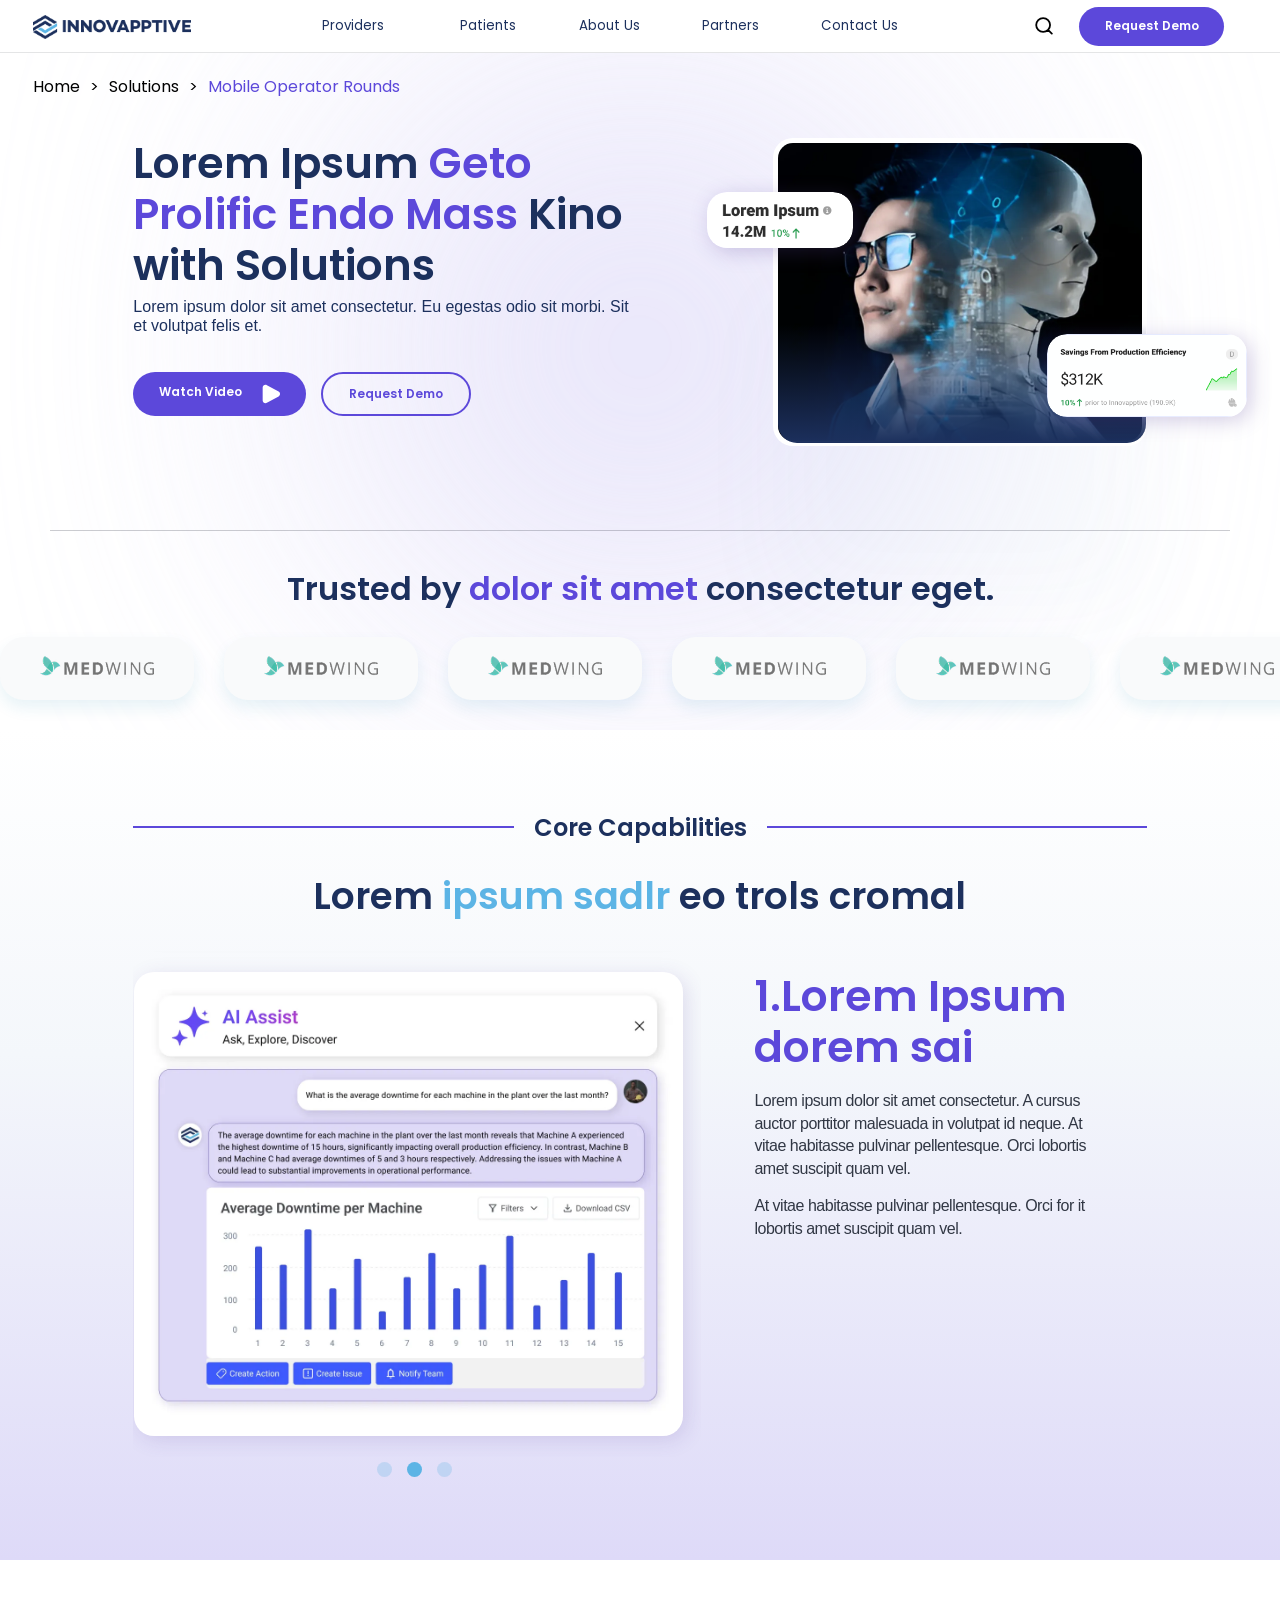
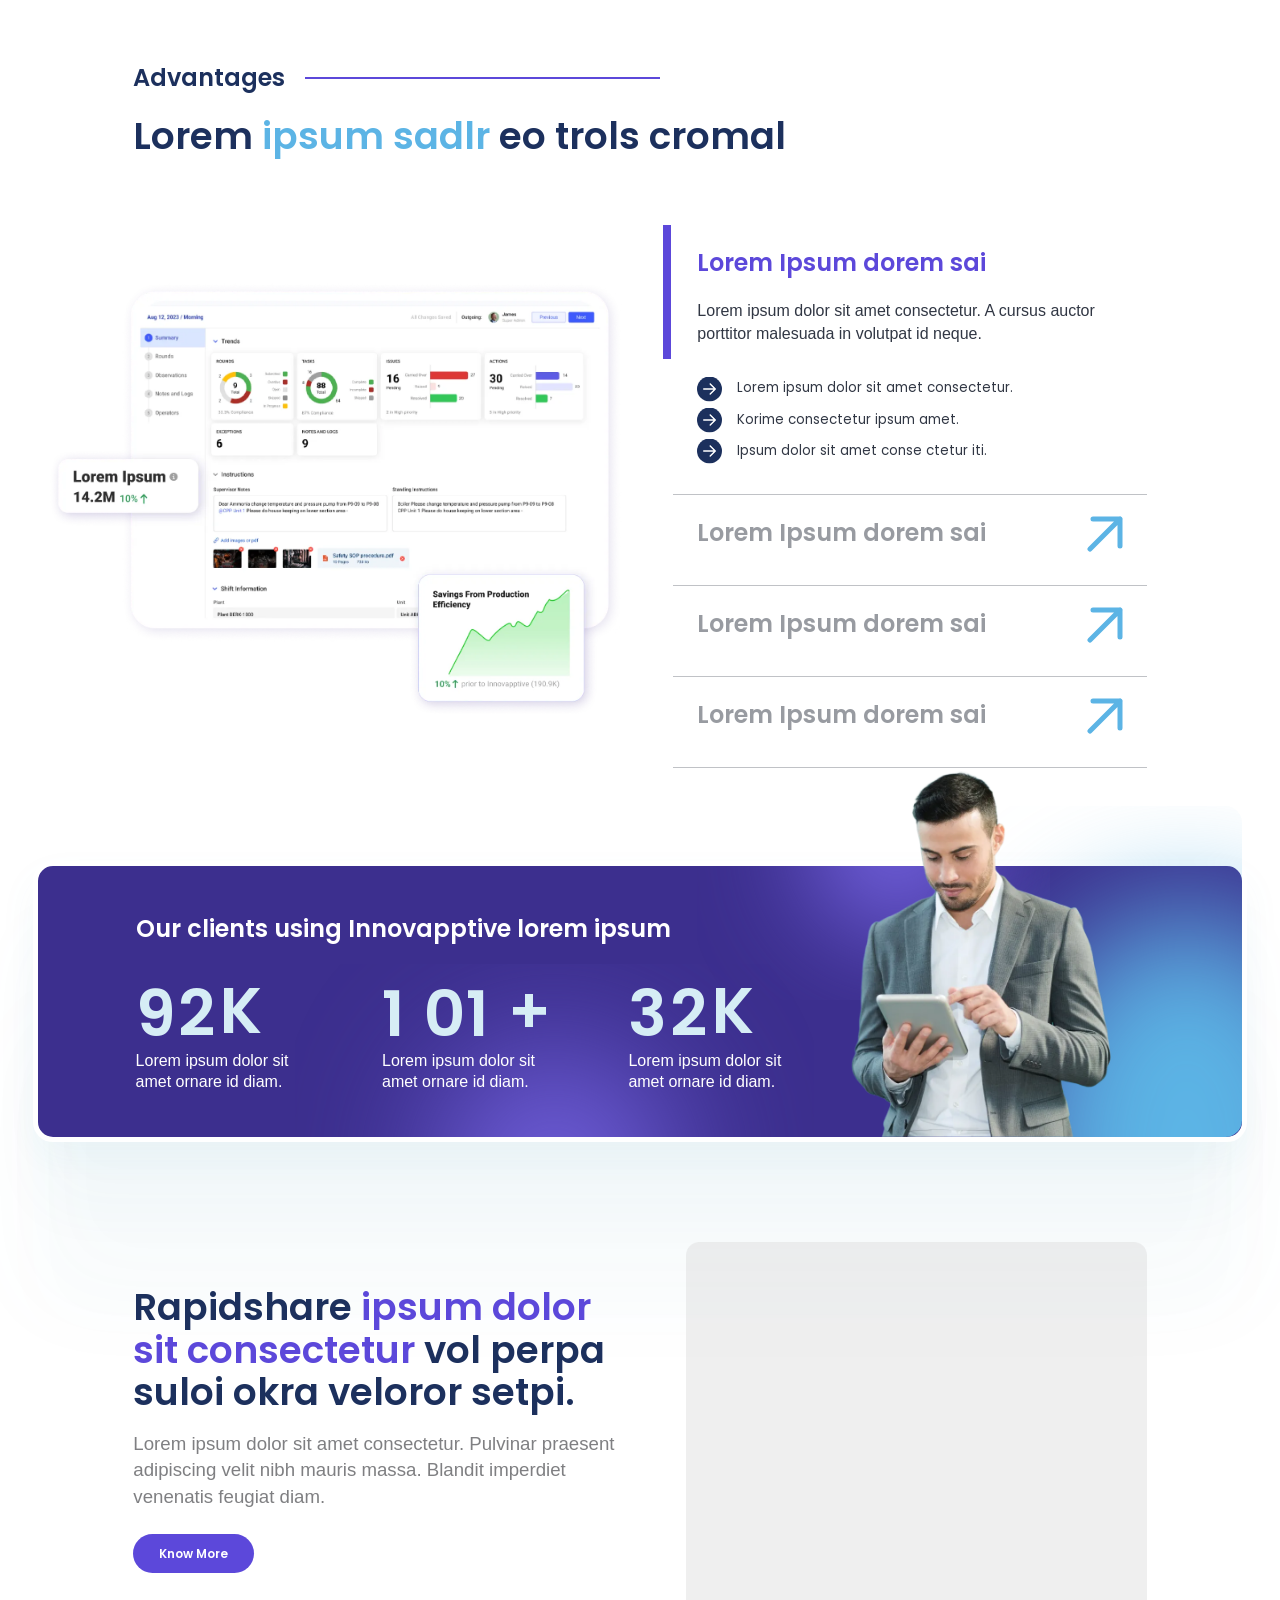
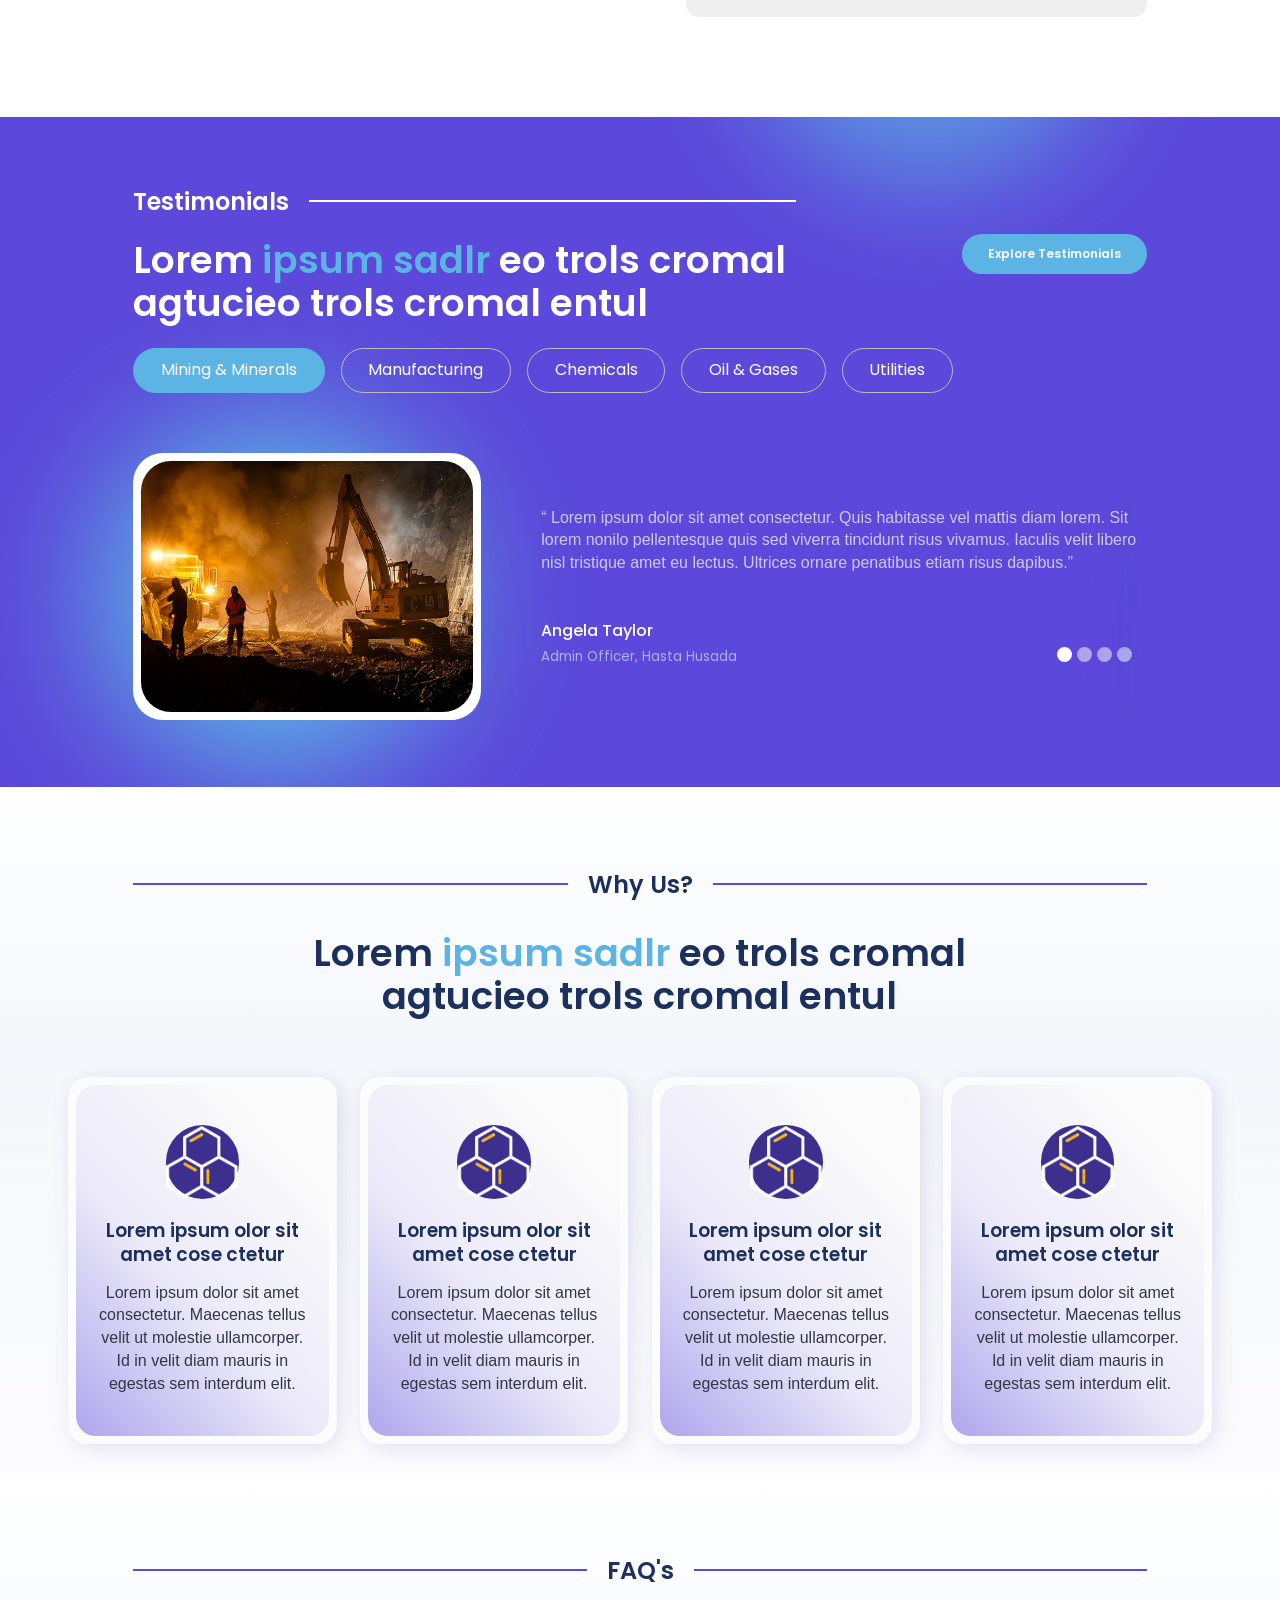
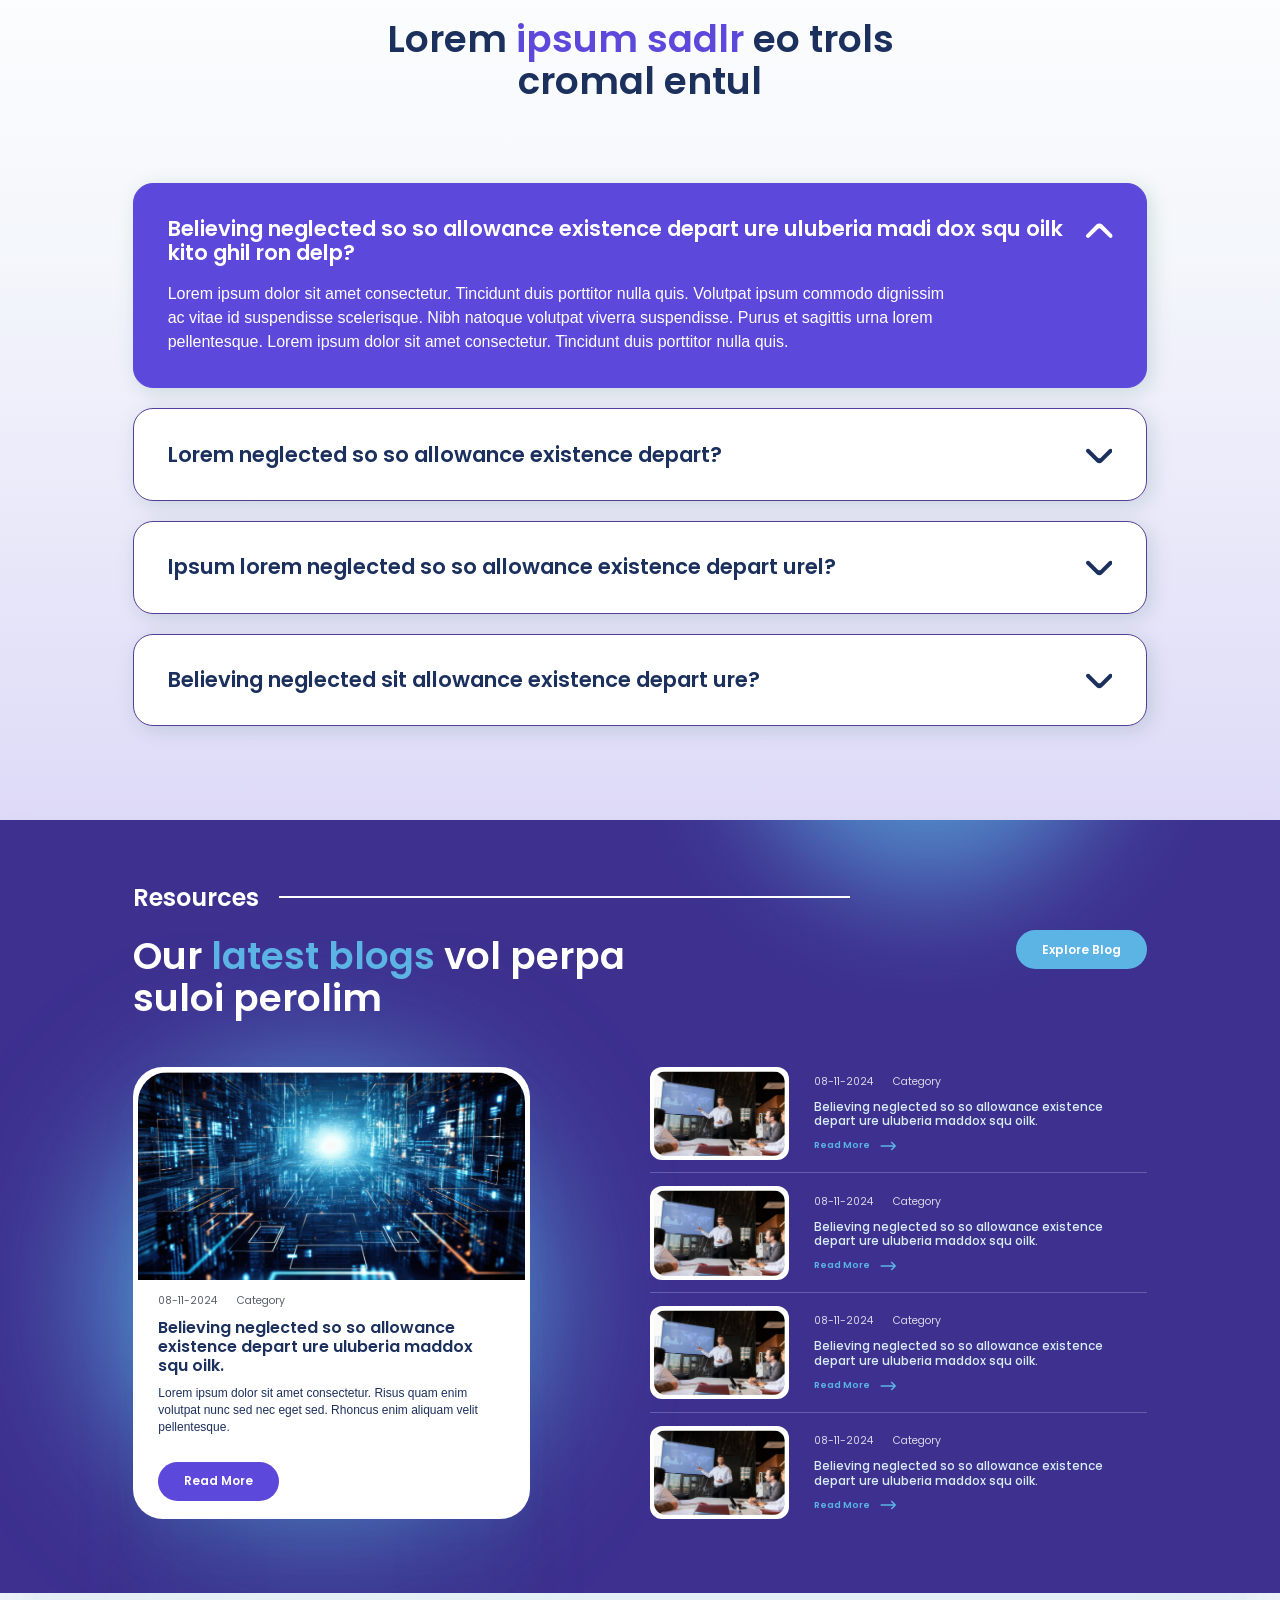
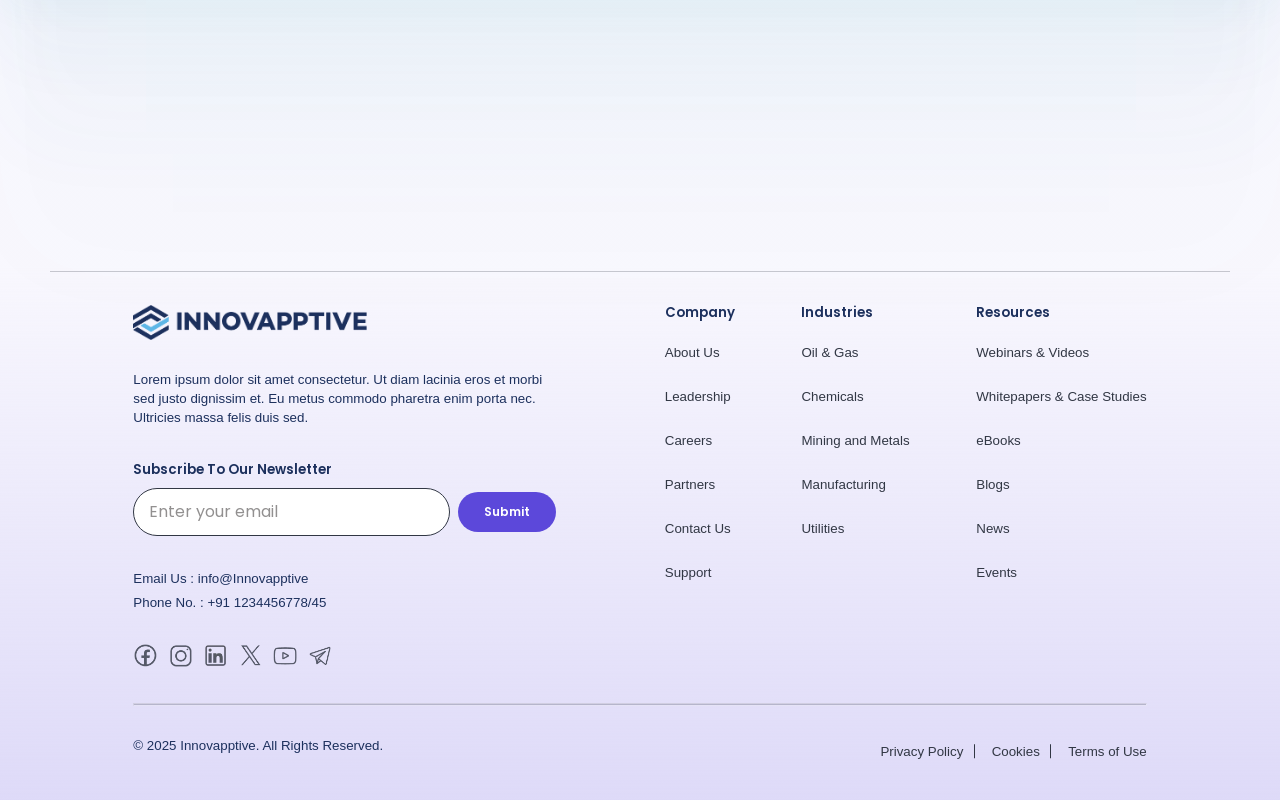
<file: mobile-operator-rounds.html>
<!DOCTYPE html>
<html lang="en">
<head>
    <meta charset="UTF-8">
    <meta name="viewport" content="width=device-width, initial-scale=1.0">
    <title>Innvoapptive</title>
       <link rel="stylesheet" href="css/custom-style.css">
    <style>


    </style>
</head>
<body>
  
    <header class="header_main">
        <div class="header_logo">
           <a href="#!"> <img src="images/logo.png" alt="logo"> </a>
        </div>

        <div class="right_menu">

          <div class="menu_part" id="my_menu">
            <ul>
              <li class="menu_dropdown"> <a href="#"> Providers</a> <button class="menu_arrow"></button>
                <div class="drop_down">
                  <div class="drop_down_inner">
                    <ul>
                      <li> <a href="#"> Operations Management </a> <button class="menu_arrow"></button>
                        <ul id="label_for" class="label_for">
                          <li> <a href="#"> Mobile Operator Rounds</a> 
                             <button class="menu_arrow"></button>
                             <div class="menu_data_main">
                                <div class="menu_image"> <img src="images/menu-image.png" alt=""> </div>
                                <div class="menu_data_cnt fs-20">
                                   <p>1Lorem ipsum dolor sit amet consectetur. Dolor ut pulvinar sed vivamus volutpat nibh quam. Eget tellus habitant ut ac nisi tristique etiam mi. </p> 

                                   <p> Lorem ipsum dolor sit amet consectetur. Dolor ut pulvinar sed vivamus volutpat nibh.</p>    
                                </div>
                             </div>
                          </li>
                          <li> <a href="#"> Shift Handovers </a> 
                            <button class="menu_arrow"></button>
                            <div class="menu_data_main">
                               <div class="menu_image"> <img src="images/menu-image.png" alt=""> </div>
                               <div class="menu_data_cnt fs-20">
                                  <p>2Lorem ipsum dolor sit amet consectetur. Dolor ut pulvinar sed vivamus volutpat nibh quam. Eget tellus habitant ut ac nisi tristique etiam mi. </p> 

                                  <p> Lorem ipsum dolor sit amet consectetur. Dolor ut pulvinar sed vivamus volutpat nibh.</p>    
                               </div>
                            </div>
                          </li>
                          <li> <a href="#"> Inspections </a> 
                            <button class="menu_arrow"></button>
                            <div class="menu_data_main">
                               <div class="menu_image"> <img src="images/menu-image.png" alt=""> </div>
                               <div class="menu_data_cnt fs-20">
                                  <p>3Lorem ipsum dolor sit amet consectetur. Dolor ut pulvinar sed vivamus volutpat nibh quam. Eget tellus habitant ut ac nisi tristique etiam mi. </p> 

                                  <p> Lorem ipsum dolor sit amet consectetur. Dolor ut pulvinar sed vivamus volutpat nibh.</p>    
                               </div>
                            </div>
                          </li>
                          <li> <a href="#"> Production & OEE Management </a> 
                            <button class="menu_arrow"></button>
                            <div class="menu_data_main">
                               <div class="menu_image"> <img src="images/menu-image.png" alt=""> </div>
                               <div class="menu_data_cnt fs-20">
                                  <p>4Lorem ipsum dolor sit amet consectetur. Dolor ut pulvinar sed vivamus volutpat nibh quam. Eget tellus habitant ut ac nisi tristique etiam mi. </p> 

                                  <p> Lorem ipsum dolor sit amet consectetur. Dolor ut pulvinar sed vivamus volutpat nibh.</p>    
                               </div>
                            </div>
                          </li>
                        </ul>
                      </li>

                      <li> <a href="#"> Maintenance Management</a> <button class="menu_arrow"></button>
                        <ul id="label_for" class="label_for">
                            <li> <a href="#"> Inherited Disease Genetics</a> 
                               <button class="menu_arrow"></button>
                               <div class="menu_data_main">
                                  <div class="menu_image"> <img src="images/menu-image.png" alt=""> </div>
                                  <div class="menu_data_cnt fs-20">
                                     <p>4Lorem ipsum dolor sit amet consectetur. Dolor ut pulvinar sed vivamus volutpat nibh quam. Eget tellus habitant ut ac nisi tristique etiam mi. </p> 
  
                                     <p> Lorem ipsum dolor sit amet consectetur. Dolor ut pulvinar sed vivamus volutpat nibh.</p>    
                                  </div>
                               </div>
                            </li>
                            <li> <a href="#"> Cancer Genetics</a> 
                              <button class="menu_arrow"></button>
                              <div class="menu_data_main">
                                 <div class="menu_image"> <img src="images/menu-image.png" alt=""> </div>
                                 <div class="menu_data_cnt fs-20">
                                    <p>5Lorem ipsum dolor sit amet consectetur. Dolor ut pulvinar sed vivamus volutpat nibh quam. Eget tellus habitant ut ac nisi tristique etiam mi. </p> 
  
                                    <p> Lorem ipsum dolor sit amet consectetur. Dolor ut pulvinar sed vivamus volutpat nibh.</p>    
                                 </div>
                              </div>
                            </li>
                            <li> <a href="#"> Infectious Disease Genetics</a> 
                              <button class="menu_arrow"></button>
                              <div class="menu_data_main">
                                 <div class="menu_image"> <img src="images/menu-image.png" alt=""> </div>
                                 <div class="menu_data_cnt fs-20">
                                    <p>6Lorem ipsum dolor sit amet consectetur. Dolor ut pulvinar sed vivamus volutpat nibh quam. Eget tellus habitant ut ac nisi tristique etiam mi. </p> 
  
                                    <p> Lorem ipsum dolor sit amet consectetur. Dolor ut pulvinar sed vivamus volutpat nibh.</p>    
                                 </div>
                              </div>
                            </li>
                          </ul>
                      </li>

                      <li> <a href="#"> Warehouse & Inventory </a> <button class="menu_arrow"></button>
                        <ul id="label_for" class="label_for">
                            <li> <a href="#"> Inherited Disease Genetics</a> 
                               <button class="menu_arrow"></button>
                               <div class="menu_data_main">
                                  <div class="menu_image"> <img src="images/menu-image.png" alt=""> </div>
                                  <div class="menu_data_cnt fs-20">
                                     <p>7Lorem ipsum dolor sit amet consectetur. Dolor ut pulvinar sed vivamus volutpat nibh quam. Eget tellus habitant ut ac nisi tristique etiam mi. </p> 
  
                                     <p> Lorem ipsum dolor sit amet consectetur. Dolor ut pulvinar sed vivamus volutpat nibh.</p>    
                                  </div>
                               </div>
                            </li>
                            <li> <a href="#"> Cancer Genetics</a> 
                              <button class="menu_arrow"></button>
                              <div class="menu_data_main">
                                 <div class="menu_image"> <img src="images/menu-image.png" alt=""> </div>
                                 <div class="menu_data_cnt fs-20">
                                    <p>8Lorem ipsum dolor sit amet consectetur. Dolor ut pulvinar sed vivamus volutpat nibh quam. Eget tellus habitant ut ac nisi tristique etiam mi. </p> 
  
                                    <p> Lorem ipsum dolor sit amet consectetur. Dolor ut pulvinar sed vivamus volutpat nibh.</p>    
                                 </div>
                              </div>
                            </li>
                            <li> <a href="#"> Infectious Disease Genetics</a> 
                              <button class="menu_arrow"></button>
                              <div class="menu_data_main">
                                 <div class="menu_image"> <img src="images/menu-image.png" alt=""> </div>
                                 <div class="menu_data_cnt fs-20">
                                    <p>9Lorem ipsum dolor sit amet consectetur. Dolor ut pulvinar sed vivamus volutpat nibh quam. Eget tellus habitant ut ac nisi tristique etiam mi. </p> 
  
                                    <p> Lorem ipsum dolor sit amet consectetur. Dolor ut pulvinar sed vivamus volutpat nibh.</p>    
                                 </div>
                              </div>
                            </li>
                          </ul>
                      </li>

                      <li> <a href="#"> EHS (Environment, Health, Safety) </a> <button class="menu_arrow"></button>
                        <ul id="label_for" class="label_for">
                            <li> <a href="#"> Inherited Disease Genetics</a> 
                               <button class="menu_arrow"></button>
                               <div class="menu_data_main">
                                  <div class="menu_image"> <img src="images/menu-image.png" alt=""> </div>
                                  <div class="menu_data_cnt fs-20">
                                     <p>7Lorem ipsum dolor sit amet consectetur. Dolor ut pulvinar sed vivamus volutpat nibh quam. Eget tellus habitant ut ac nisi tristique etiam mi. </p> 
  
                                     <p> Lorem ipsum dolor sit amet consectetur. Dolor ut pulvinar sed vivamus volutpat nibh.</p>    
                                  </div>
                               </div>
                            </li>
                            <li> <a href="#"> Cancer Genetics</a> 
                              <button class="menu_arrow"></button>
                              <div class="menu_data_main">
                                 <div class="menu_image"> <img src="images/menu-image.png" alt=""> </div>
                                 <div class="menu_data_cnt fs-20">
                                    <p>8Lorem ipsum dolor sit amet consectetur. Dolor ut pulvinar sed vivamus volutpat nibh quam. Eget tellus habitant ut ac nisi tristique etiam mi. </p> 
  
                                    <p> Lorem ipsum dolor sit amet consectetur. Dolor ut pulvinar sed vivamus volutpat nibh.</p>    
                                 </div>
                              </div>
                            </li>
                            <li> <a href="#"> Infectious Disease Genetics</a> 
                              <button class="menu_arrow"></button>
                              <div class="menu_data_main">
                                 <div class="menu_image"> <img src="images/menu-image.png" alt=""> </div>
                                 <div class="menu_data_cnt fs-20">
                                    <p>9Lorem ipsum dolor sit amet consectetur. Dolor ut pulvinar sed vivamus volutpat nibh quam. Eget tellus habitant ut ac nisi tristique etiam mi. </p> 
  
                                    <p> Lorem ipsum dolor sit amet consectetur. Dolor ut pulvinar sed vivamus volutpat nibh.</p>    
                                 </div>
                              </div>
                            </li>
                          </ul>
                      </li>
                      
                      <li><a href="#!"> Back Office</a></li>
                    </ul>
                  </div>
                </div>
              </li>
              <li><a href="#"> Patients</a></li>
              <li><a href="#"> About Us</a></li>
              <li><a href="#"> Partners</a></li>
              <li><a href="#"> Contact Us</a></li>
              
            </ul>
          </div>

          
          
        </div>

        <div class="right_menu_search">

            <div class="search_box">
                <ul>
                  <li class="search_header"> 
                      <button type="button" class="search_btn"> 
                          <svg xmlns="http://www.w3.org/2000/svg" width="30" height="30" viewBox="0 0 30 30" fill="none">
                              <path d="M21.7492 21.4388L28 27.7348M25.1111 13.2904C25.1111 19.6724 19.9375 24.8459 13.5556 24.8459C7.1736 24.8459 2 19.6724 2 13.2904C2 6.90843 7.1736 1.73483 13.5556 1.73483C19.9375 1.73483 25.1111 6.90843 25.1111 13.2904Z" stroke="currentColor" stroke-width="3" stroke-linecap="round" stroke-linejoin="round"/>
                          </svg>
                      </button>
                  </li>
                </ul>
              </div>

              <div class="menu_btn">
                <a href="#!" class="bg_button"> Request Demo </a>
              </div>


        </div>


    </header>
    
    <main>
        <div class="breadcrumb">
            <ul>
                <li><a href="#">Home</a></li>
                <li><a href="#">Solutions</a></li>
                <li>Mobile Operator Rounds</li>
              </ul>
        </div>


        <section class="section_banner blog_banner product_banner">
            <div class="header_bg_img">
                <div class="container">
                    <div class="row banner_row">
                        <div class="col-12 col-sm-6">
                            <div class="header_text" data-aos="fade-right" data-aos-delay="200">
                                <h1 class="fs-64">Lorem Ipsum  <span> Geto Prolific Endo Mass  </span>Kino with Solutions</h1>
                                <p class="fs-24">Lorem ipsum dolor sit amet consectetur. Eu egestas odio sit morbi. Sit et volutpat felis et.</p>
                                
                                <div class="banner_button flex">
                                    <a href="javascipt:void(0);" class="bg_button"> Watch Video  <span><svg xmlns="http://www.w3.org/2000/svg" width="22" height="22" viewBox="0 0 22 22" fill="none">
                                        <path d="M19.6239 8.57318C21.569 9.63094 21.569 12.369 19.6239 13.4268L7.87958 19.8133C5.98917 20.8413 3.66602 19.5033 3.66602 17.3865V4.61347C3.66602 2.49669 5.98917 1.15866 7.87957 2.18667L19.6239 8.57318Z" fill="currentColor"/>
                                      </svg> </span></a>

                                      <a href="javascipt:void(0);" class="border_button">Request Demo</a>
                                </div>
                                
                            </div>
                        </div>

                        <div class="col-12 col-sm-6">
                            <div class="slider_wrapper" data-aos="fade-left" data-aos-delay="200">
                                <div class="">

                                    <div class="item">
                                          <div class="saving_bg1"> <img src="images/saving-img.png" alt=""> </div>
                                          <div class="saving_bg2"> <img src="images/total-saving-up.png" alt=""> </div>
                                          <img src="images/platform-ai-banner.webp" alt="">
                                              <!-- <div class="video_content fs-28">
                                                <p><span> 521K Hours </span> dolor sit ame cello kit it</p>
                                              </div> -->
                                        </div>
                                </div>
                            </div>
                        </div>

                    </div>
                </div>
            </div>
        </section>
        
     
       
        <div class="seperator"></div>
       




        <!-- trusted section start -->
        <section class="trusted_by">

            <div class="container">
               <div class="trusted_title" data-aos="fade-down" data-aos-delay="200"> <h2 class="fs-48"> Trusted by <span> dolor sit amet </span> consectetur eget. </h2> </div>
            </div>


            <div class="trusted_slider" data-aos="fade-up" data-aos-delay="200">

                <div class="trusted_item">
                     <img src="images/home-page/trusted-img.png" alt="">
                </div>

                <div class="trusted_item">
                  <img src="images/home-page/trusted-img.png" alt="">
                </div>

                <div class="trusted_item">
                  <img src="images/home-page/trusted-img.png" alt="">
                </div>

                <div class="trusted_item">
                  <img src="images/home-page/trusted-img.png" alt="">
                </div>

                <div class="trusted_item">
                  <img src="images/home-page/trusted-img.png" alt="">
                </div>

                <div class="trusted_item">
                  <img src="images/home-page/trusted-img.png" alt="">
                </div>

                <div class="trusted_item">
                  <img src="images/home-page/trusted-img.png" alt="">
                </div>

                  <div class="trusted_item">
                      <img src="images/home-page/trusted-img.png" alt="">
                  </div>

                  <div class="trusted_item">
                      <img src="images/home-page/trusted-img.png" alt="">
                  </div>

                  <div class="trusted_item">
                      <img src="images/home-page/trusted-img.png" alt="">
                  </div>

                  <div class="trusted_item">
                      <img src="images/home-page/trusted-img.png" alt="">
                  </div>

                  <div class="trusted_item">
                      <img src="images/home-page/trusted-img.png" alt="">
                  </div>

            </div>



      </section>
        <!-- trusted section end -->

        <!-- core section start -->
         <section class="core_section gradient_one">
            <div class="container">
                <div class="title_one" data-aos="fade-up" data-aos-delay="200">
                    <h3 class="fs-36 title_up"><span> Core Capabilities </span> </h3>
                    <h2 class="fs-56 title_bottom"> Lorem  <span> ipsum sadlr </span>  eo trols cromal </h2>
               </div>
            </div>
            <div class="core_section_scroll">
                <div class="container">
                            <div class="core_item_wrap">
                                <div class="core_item_single">
                                    <div class="row">
                                      <div class="col-12 col-sm-7">
                                        <div class="card_wrap card_wrap_slider card-deck-js">
                                            <div class="core_single_item">
                                                <div class="core_item">
                                                    <img class="img-fluid" src="images/product/product-item.webp" alt="">
                                                </div>
                                            </div>
                                            <div class="core_single_item">
                                                <div class="core_item">
                                                    <img class="img-fluid" src="images/product/product-item.webp" alt="">
                                                </div>
                                            </div>
                                            <div class="core_single_item">
                                                <div class="core_item">
                                                    <img class="img-fluid" src="images/product/product-item.webp" alt="">
                                                </div>
                                            </div>
                                        </div>
                                      </div>
                                      <div class="col-12 col-sm-5">
                                        <div class="sticky-right">
                                          <div class="core_heading_wrap">
                                            <h3 class="fs-64"><span>1.</span>Lorem Ipsum dorem sai</h3>
                                          </div>
                                          <div class="core_text fs-24">
                                            <p>Lorem ipsum dolor sit amet consectetur. A cursus auctor porttitor malesuada in volutpat id neque. At vitae habitasse pulvinar pellentesque. Orci lobortis amet suscipit quam vel.</p>
                                            <p>At vitae habitasse pulvinar pellentesque. Orci for it lobortis amet suscipit quam vel.</p>
                                          </div>
                                        </div>
                                      </div>
                                    </div>
                                  </div>
                                
                            </div>
                       
                </div>
            </div>
         </section>
        <!-- core section end -->

        <!-- advantage section start -->
         <section class="advantage_section">
            <div class="container">
                <div class="title_two" data-aos="fade-right" data-aos-delay="200"> 
                    <div class="fs-36 title_two_up"> Advantages  </div>
                    <div class="fs-56 title_two_bottom"> Lorem <span> ipsum sadlr </span> eo trols cromal  </div>
                </div>
                <div class="advantage_sec_wrap">
                    <div class="advantage_left">
                        <div class="advantage_img_wrap" data-aos="fade-right" data-aos-delay="200">
                            <img class="img-fluid" src="images/product/advantage-img.webp" alt="">
                        </div>
                    </div>
                    <div class="advantage_right">
                        <div class="adv_accordion" data-aos="fade-left" data-aos-delay="200">
                            <div class="accordion_item active">
                                <div class="accordion_title fs-36">
                                    <a class="title" href="javascript:void(0);">Lorem Ipsum dorem sai<span class="faq_icon"><svg xmlns="http://www.w3.org/2000/svg" width="36" height="36" viewBox="0 0 36 36" fill="none">
<path d="M3 33L33 3M33 3H6M33 3V30" stroke="#5CB4E5" stroke-width="5" stroke-linecap="round" stroke-linejoin="round"/>
</svg></span></a>
                                </div>
                                <div class="accordion_content">
                                    <div class="accordion_para fs-24">
                                        <p>Lorem ipsum dolor sit amet consectetur. A cursus auctor porttitor malesuada in volutpat id neque.</p>
                                    </div>
                                    <ul class="fs-20">
                                        <li>Lorem ipsum dolor sit amet consectetur.</li>
                                        <li>Korime consectetur ipsum amet.</li>
                                        <li>Ipsum dolor sit amet conse ctetur iti.</li>
                                    </ul>
                                </div>
                            </div>
                            <div class="accordion_item">
                                <div class="accordion_title fs-36">
                                    <a class="title" href="javascript:void(0);">Lorem Ipsum dorem sai<span class="faq_icon"><svg xmlns="http://www.w3.org/2000/svg" width="36" height="36" viewBox="0 0 36 36" fill="none">
<path d="M3 33L33 3M33 3H6M33 3V30" stroke="#5CB4E5" stroke-width="5" stroke-linecap="round" stroke-linejoin="round"/>
</svg></span></a>
                                </div>
                                <div class="accordion_content">
                                    <div class="accordion_para fs-24">
                                        <p>Lorem ipsum dolor sit amet consectetur. A cursus auctor porttitor malesuada in volutpat id neque.</p>
                                    </div>
                                    <ul class="fs-20">
                                        <li>Lorem ipsum dolor sit amet consectetur.</li>
                                        <li>Korime consectetur ipsum amet.</li>
                                        <li>Ipsum dolor sit amet conse ctetur iti.</li>
                                    </ul>
                                </div>
                            </div>
                            <div class="accordion_item">
                                <div class="accordion_title fs-36">
                                    <a class="title" href="javascript:void(0);">Lorem Ipsum dorem sai<span class="faq_icon"><svg xmlns="http://www.w3.org/2000/svg" width="36" height="36" viewBox="0 0 36 36" fill="none">
<path d="M3 33L33 3M33 3H6M33 3V30" stroke="#5CB4E5" stroke-width="5" stroke-linecap="round" stroke-linejoin="round"/>
</svg></span></a>
                                </div>
                                <div class="accordion_content">
                                    <div class="accordion_para fs-24">
                                        <p>Lorem ipsum dolor sit amet consectetur. A cursus auctor porttitor malesuada in volutpat id neque.</p>
                                    </div>
                                    <ul class="fs-20">
                                        <li>Lorem ipsum dolor sit amet consectetur.</li>
                                        <li>Korime consectetur ipsum amet.</li>
                                        <li>Ipsum dolor sit amet conse ctetur iti.</li>
                                    </ul>
                                </div>
                            </div>
                            <div class="accordion_item">
                                <div class="accordion_title fs-36">
                                    <a class="title" href="javascript:void(0);">Lorem Ipsum dorem sai<span class="faq_icon"><svg xmlns="http://www.w3.org/2000/svg" width="36" height="36" viewBox="0 0 36 36" fill="none">
<path d="M3 33L33 3M33 3H6M33 3V30" stroke="#5CB4E5" stroke-width="5" stroke-linecap="round" stroke-linejoin="round"/>
</svg></span></a>
                                </div>
                                <div class="accordion_content">
                                    <div class="accordion_para fs-24">
                                        <p>Lorem ipsum dolor sit amet consectetur. A cursus auctor porttitor malesuada in volutpat id neque.</p>
                                    </div>
                                    <ul class="fs-20">
                                        <li>Lorem ipsum dolor sit amet consectetur.</li>
                                        <li>Korime consectetur ipsum amet.</li>
                                        <li>Ipsum dolor sit amet conse ctetur iti.</li>
                                    </ul>
                                </div>
                            </div>
                        </div>
                    </div>
                </div>
            </div>
         </section>
        <!-- advantage section end -->

        <!-- book demo section start -->
         <section class="product_client">
            <div class="book_a_demo_section">
                <div class="book_a_demo_inner" data-aos="fade-up" data-aos-delay="200">
                    <div class="container">
                        <div class="row book_demo_row">
                            <div class="col-12 col-sm-8">
                                <h3 class="fs-36">Our clients using Innovapptive lorem ipsum</h3>
                                <ul class="counter_ul">
                                    <li class="counter_li">
                                        <div class="fs-96"><span class="odometer" data-count="92"></span>K</div>
                                        <div class="fs-24">
                                            <p>Lorem ipsum dolor sit amet ornare id diam.</p>
                                        </div>
                                    </li>
                                    <li class="counter_li">
                                        <div class="fs-96"><span class="odometer" data-count="101"></span>+</div>
                                        <div class="fs-24">
                                            <p>Lorem ipsum dolor sit amet ornare id diam.</p>
                                        </div>
                                    </li>
                                    <li class="counter_li">
                                        <div class="fs-96"><span class="odometer" data-count="32"></span>K</div>
                                        <div class="fs-24">
                                            <p>Lorem ipsum dolor sit amet ornare id diam.</p>
                                        </div>
                                    </li>
                                </ul>
                            </div>
                            <div class="col-12 col-sm-4">
                                <div class="book_demo_img">
                                    <img class="img-fluid" src="images/product/product-man.webp" alt="">
                                </div>
                            </div>
                        </div>
                    </div>
                    <span class="book_demo_circle_one">
                        <img src="images/book_demo_circle_one.svg" alt="">
                    </span>
                    <span class="book_demo_circle_two">
                        <img src="images/book_demo_circle_two.svg" alt="">
                    </span>
                    <span class="book_demo_circle_three">
                        <img src="images/book_demo_circle_four.svg" alt="">
                    </span>
                </div>

            
            </div>
        </section>
        <!-- book demo section end -->

        <!-- rapidshare section start -->
         <section class="rapid_section">
            <div class="container">
                <div class="rapid_section_wrap">
                    <div class="rapid_left" data-aos="fade-right" data-aos-delay="200">
                        <h4 class="fs-56">
                            Rapidshare <span>ipsum dolor sit consectetur</span> vol perpa suloi okra veloror setpi.
                        </h4>
                        <div class="rapid_text fs-28">
                            <p>Lorem ipsum dolor sit amet consectetur. Pulvinar praesent adipiscing velit nibh mauris massa. Blandit imperdiet venenatis feugiat diam.</p>
                        </div>
                        <a href="javascript:void(0);" class="bg_button">Know More</a>
                    </div>
                    <div class="rapid_right">
                        <div class="rapid_img_wrap" data-aos="fade-left" data-aos-delay="200">
                            <img class="img-fluid" src="images/product/rapid-img.webp" alt="">
                        </div>
                    </div>
                </div>
            </div>
         </section>
        <!-- rapidshare section end -->

        <!-- home testimonial section start -->
        <section class="home_testmonial">
            <div class="container">

            <div class="image_circule_one"> <img src="images/home-page/testmonial_circule1.svg" alt=""> </div>

            <div class="image_circule_two"> <img src="images/home-page/testmonial_circule2.svg" alt=""> </div>

            <div class="title_testmonial">
                <div class="title_two" data-aos="fade-right" data-aos-delay="200"> 
                    <div class="fs-36 title_two_up"> Testimonials  </div>
                    <div class="fs-56 title_two_bottom"> Lorem <span> ipsum sadlr </span> eo trols cromal agtucieo trols cromal entul  </div>
                </div>
                <div class="title_btn" data-aos="fade-left" data-aos-delay="200"> <a href="#!" class="bg_button"> Explore Testimonials </a> </div>
            </div>

            <div class="testmonial_tab_up" data-aos="fade-up" data-aos-delay="200">
                <ul>
                    <li class="testmonialclick"><a href="javascript:void();" data-tag="mining-minerals" class="activelink">Mining & Minerals</a></li>
                    <li class="testmonialclick"><a href="javascript:void();" data-tag="manufacturing">Manufacturing</a></li>
                    <li class="testmonialclick"><a href="javascript:void();" data-tag="chemicals">Chemicals</a></li>
                    <li class="testmonialclick"><a href="javascript:void();" data-tag="oil-gases">Oil & Gases</a></li>
                    <li class="testmonialclick"><a href="javascript:void();" data-tag="utilities">Utilities</a></li>
                </ul>    
            </div>
                
            <div class="testmonial_data_main" data-aos="fade-up" data-aos-delay="200">

                

                <div class="testmoniallist" id="mining-minerals">
                    <div class="testmonial_slider">

                        <div>
                            <div class="testmonial_slider_inner">
                                <div class="testmonial_slider_left"> 
                                    <img src="images/home-page/testmonial-img.png" alt=""> 
                                    
                                </div>
                                <div class="testmonial_slider_right fs-24">
                                    <p> “ Lorem ipsum dolor sit amet consectetur. Quis habitasse vel mattis diam lorem. Sit lorem nonilo pellentesque quis sed viverra tincidunt risus vivamus. Iaculis velit libero nisl tristique amet eu lectus. Ultrices ornare penatibus etiam risus dapibus.” </p>  
                                    
                                    <div class="user_data fs-20">
                                         <h4 class="fs-24"> Angela Taylor </h4>
                                         <p> Admin Officer, Hasta Husada </p>
                                    </div>
                                    
                                </div>
                            </div>
                        </div>

                        <div>
                            <div class="testmonial_slider_inner">
                                <div class="testmonial_slider_left"> 
                                    <img src="images/home-page/testmonial-img.png" alt=""> 
                                    
                                </div>
                                <div class="testmonial_slider_right fs-24">
                                    <p> “ Lorem ipsum dolor sit amet consectetur. Quis habitasse vel mattis diam lorem. Sit lorem nonilo pellentesque quis sed viverra tincidunt risus vivamus. Iaculis velit libero nisl tristique amet eu lectus. Ultrices ornare penatibus etiam risus dapibus.” </p>  
                                    
                                    <div class="user_data fs-20">
                                         <h4 class="fs-24"> Angela Taylor </h4>
                                         <p> Admin Officer, Hasta Husada </p>
                                    </div>
                                    
                                </div>
                            </div>
                        </div>

                        <div>
                            <div class="testmonial_slider_inner">
                                <div class="testmonial_slider_left"> 
                                    <img src="images/home-page/testmonial-img.png" alt=""> 
                                    
                                </div>
                                <div class="testmonial_slider_right fs-24">
                                    <p> “ Lorem ipsum dolor sit amet consectetur. Quis habitasse vel mattis diam lorem. Sit lorem nonilo pellentesque quis sed viverra tincidunt risus vivamus. Iaculis velit libero nisl tristique amet eu lectus. Ultrices ornare penatibus etiam risus dapibus.” </p>  
                                    
                                    <div class="user_data fs-20">
                                         <h4 class="fs-24"> Angela Taylor </h4>
                                         <p> Admin Officer, Hasta Husada </p>
                                    </div>
                                    
                                </div>
                            </div>
                        </div>

                        <div>
                            <div class="testmonial_slider_inner">
                                <div class="testmonial_slider_left"> 
                                    <img src="images/home-page/testmonial-img.png" alt=""> 
                                    
                                </div>
                                <div class="testmonial_slider_right fs-24">
                                    <p> “ Lorem ipsum dolor sit amet consectetur. Quis habitasse vel mattis diam lorem. Sit lorem nonilo pellentesque quis sed viverra tincidunt risus vivamus. Iaculis velit libero nisl tristique amet eu lectus. Ultrices ornare penatibus etiam risus dapibus.” </p>  
                                    
                                    <div class="user_data fs-20">
                                         <h4 class="fs-24"> Angela Taylor </h4>
                                         <p> Admin Officer, Hasta Husada </p>
                                    </div>
                                    
                                </div>
                            </div>
                        </div>

                    </div>
                </div>

                <div class="testmoniallist hide" id="manufacturing">
                    <div class="testmonial_slider">
                        
                        <div>
                            <div class="testmonial_slider_inner">
                                <div class="testmonial_slider_left"> <img src="images/home-page/testmonial-img.png" alt=""> </div>
                                <div class="testmonial_slider_right fs-24">
                                    <p> “ Lorem ipsum dolor sit amet consectetur. Quis habitasse vel mattis diam lorem. Sit lorem nonilo pellentesque quis sed viverra tincidunt risus vivamus. Iaculis velit libero nisl tristique amet eu lectus. Ultrices ornare penatibus etiam risus dapibus.” </p>  
                                    
                                    <div class="user_data fs-20">
                                         <h4 class="fs-24"> Angela Taylor </h4>
                                         <p> Admin Officer, Hasta Husada </p>
                                    </div>
                                    
                                </div>
                            </div>
                        </div>

                        <div>
                            <div class="testmonial_slider_inner">
                                <div class="testmonial_slider_left"> <img src="images/home-page/testmonial-img.png" alt=""> </div>
                                <div class="testmonial_slider_right fs-24">
                                    <p> “ Lorem ipsum dolor sit amet consectetur. Quis habitasse vel mattis diam lorem. Sit lorem nonilo pellentesque quis sed viverra tincidunt risus vivamus. Iaculis velit libero nisl tristique amet eu lectus. Ultrices ornare penatibus etiam risus dapibus.” </p>  
                                    
                                    <div class="user_data fs-20">
                                         <h4 class="fs-24"> Angela Taylor </h4>
                                         <p> Admin Officer, Hasta Husada </p>
                                    </div>
                                    
                                </div>
                            </div>
                        </div>

                        <div>
                            <div class="testmonial_slider_inner">
                                <div class="testmonial_slider_left"> <img src="images/home-page/testmonial-img.png" alt=""> </div>
                                <div class="testmonial_slider_right fs-24">
                                    <p> “ Lorem ipsum dolor sit amet consectetur. Quis habitasse vel mattis diam lorem. Sit lorem nonilo pellentesque quis sed viverra tincidunt risus vivamus. Iaculis velit libero nisl tristique amet eu lectus. Ultrices ornare penatibus etiam risus dapibus.” </p>  
                                    
                                    <div class="user_data fs-20">
                                         <h4 class="fs-24"> Angela Taylor </h4>
                                         <p> Admin Officer, Hasta Husada </p>
                                    </div>
                                    
                                </div>
                            </div>
                        </div>

                    </div>
                </div>

                <div class="testmoniallist hide" id="chemicals">
                    <div class="testmonial_slider">
                        
                        <div>
                            <div class="testmonial_slider_inner">
                                <div class="testmonial_slider_left"> <img src="images/home-page/testmonial-img.png" alt=""> </div>
                                <div class="testmonial_slider_right fs-24">
                                    <p> “ Lorem ipsum dolor sit amet consectetur. Quis habitasse vel mattis diam lorem. Sit lorem nonilo pellentesque quis sed viverra tincidunt risus vivamus. Iaculis velit libero nisl tristique amet eu lectus. Ultrices ornare penatibus etiam risus dapibus.” </p>  
                                    
                                    <div class="user_data fs-20">
                                         <h4 class="fs-24"> Angela Taylor </h4>
                                         <p> Admin Officer, Hasta Husada </p>
                                    </div>
                                    
                                </div>
                            </div>
                        </div>

                        <div>
                            <div class="testmonial_slider_inner">
                                <div class="testmonial_slider_left"> <img src="images/home-page/testmonial-img.png" alt=""> </div>
                                <div class="testmonial_slider_right fs-24">
                                    <p> “ Lorem ipsum dolor sit amet consectetur. Quis habitasse vel mattis diam lorem. Sit lorem nonilo pellentesque quis sed viverra tincidunt risus vivamus. Iaculis velit libero nisl tristique amet eu lectus. Ultrices ornare penatibus etiam risus dapibus.” </p>  
                                    
                                    <div class="user_data fs-20">
                                         <h4 class="fs-24"> Angela Taylor </h4>
                                         <p> Admin Officer, Hasta Husada </p>
                                    </div>
                                    
                                </div>
                            </div>
                        </div>

                        <div>
                            <div class="testmonial_slider_inner">
                                <div class="testmonial_slider_left"> <img src="images/home-page/testmonial-img.png" alt=""> </div>
                                <div class="testmonial_slider_right fs-24">
                                    <p> “ Lorem ipsum dolor sit amet consectetur. Quis habitasse vel mattis diam lorem. Sit lorem nonilo pellentesque quis sed viverra tincidunt risus vivamus. Iaculis velit libero nisl tristique amet eu lectus. Ultrices ornare penatibus etiam risus dapibus.” </p>  
                                    
                                    <div class="user_data fs-20">
                                         <h4 class="fs-24"> Angela Taylor </h4>
                                         <p> Admin Officer, Hasta Husada </p>
                                    </div>
                                    
                                </div>
                            </div>
                        </div>

                    </div>
                </div>

                <div class="testmoniallist hide" id="oil-gases">
                    <div class="testmonial_slider">
                        
                        <div>
                            <div class="testmonial_slider_inner">
                                <div class="testmonial_slider_left"> <img src="images/home-page/testmonial-img.png" alt=""> </div>
                                <div class="testmonial_slider_right fs-24">
                                    <p> “ Lorem ipsum dolor sit amet consectetur. Quis habitasse vel mattis diam lorem. Sit lorem nonilo pellentesque quis sed viverra tincidunt risus vivamus. Iaculis velit libero nisl tristique amet eu lectus. Ultrices ornare penatibus etiam risus dapibus.” </p>  
                                    
                                    <div class="user_data fs-20">
                                         <h4 class="fs-24"> Angela Taylor </h4>
                                         <p> Admin Officer, Hasta Husada </p>
                                    </div>
                                    
                                </div>
                            </div>
                        </div>

                        <div>
                            <div class="testmonial_slider_inner">
                                <div class="testmonial_slider_left"> <img src="images/home-page/testmonial-img.png" alt=""> </div>
                                <div class="testmonial_slider_right fs-24">
                                    <p> “ Lorem ipsum dolor sit amet consectetur. Quis habitasse vel mattis diam lorem. Sit lorem nonilo pellentesque quis sed viverra tincidunt risus vivamus. Iaculis velit libero nisl tristique amet eu lectus. Ultrices ornare penatibus etiam risus dapibus.” </p>  
                                    
                                    <div class="user_data fs-20">
                                         <h4 class="fs-24"> Angela Taylor </h4>
                                         <p> Admin Officer, Hasta Husada </p>
                                    </div>
                                    
                                </div>
                            </div>
                        </div>

                        <div>
                            <div class="testmonial_slider_inner">
                                <div class="testmonial_slider_left"> <img src="images/home-page/testmonial-img.png" alt=""> </div>
                                <div class="testmonial_slider_right fs-24">
                                    <p> “ Lorem ipsum dolor sit amet consectetur. Quis habitasse vel mattis diam lorem. Sit lorem nonilo pellentesque quis sed viverra tincidunt risus vivamus. Iaculis velit libero nisl tristique amet eu lectus. Ultrices ornare penatibus etiam risus dapibus.” </p>  
                                    
                                    <div class="user_data fs-20">
                                         <h4 class="fs-24"> Angela Taylor </h4>
                                         <p> Admin Officer, Hasta Husada </p>
                                    </div>
                                    
                                </div>
                            </div>
                        </div>

                    </div>
                </div>

                <div class="testmoniallist hide" id="utilities">
                    <div class="testmonial_slider">
                        
                        <div>
                            <div class="testmonial_slider_inner">
                                <div class="testmonial_slider_left"> <img src="images/home-page/testmonial-img.png" alt=""> </div>
                                <div class="testmonial_slider_right fs-24">
                                    <p> “ Lorem ipsum dolor sit amet consectetur. Quis habitasse vel mattis diam lorem. Sit lorem nonilo pellentesque quis sed viverra tincidunt risus vivamus. Iaculis velit libero nisl tristique amet eu lectus. Ultrices ornare penatibus etiam risus dapibus.” </p>  
                                    
                                    <div class="user_data fs-20">
                                         <h4 class="fs-24"> Angela Taylor </h4>
                                         <p> Admin Officer, Hasta Husada </p>
                                    </div>
                                    
                                </div>
                            </div>
                        </div>

                        <div>
                            <div class="testmonial_slider_inner">
                                <div class="testmonial_slider_left"> <img src="images/home-page/testmonial-img.png" alt=""> </div>
                                <div class="testmonial_slider_right fs-24">
                                    <p> “ Lorem ipsum dolor sit amet consectetur. Quis habitasse vel mattis diam lorem. Sit lorem nonilo pellentesque quis sed viverra tincidunt risus vivamus. Iaculis velit libero nisl tristique amet eu lectus. Ultrices ornare penatibus etiam risus dapibus.” </p>  
                                    
                                    <div class="user_data fs-20">
                                         <h4 class="fs-24"> Angela Taylor </h4>
                                         <p> Admin Officer, Hasta Husada </p>
                                    </div>
                                    
                                </div>
                            </div>
                        </div>

                        <div>
                            <div class="testmonial_slider_inner">
                                <div class="testmonial_slider_left"> <img src="images/home-page/testmonial-img.png" alt=""> </div>
                                <div class="testmonial_slider_right fs-24">
                                    <p> “ Lorem ipsum dolor sit amet consectetur. Quis habitasse vel mattis diam lorem. Sit lorem nonilo pellentesque quis sed viverra tincidunt risus vivamus. Iaculis velit libero nisl tristique amet eu lectus. Ultrices ornare penatibus etiam risus dapibus.” </p>  
                                    
                                    <div class="user_data fs-20">
                                         <h4 class="fs-24"> Angela Taylor </h4>
                                         <p> Admin Officer, Hasta Husada </p>
                                    </div>
                                    
                                </div>
                            </div>
                        </div>

                    </div>
                </div>

            </div>   



            </div>
        </section>
        <!-- home testimonial section end -->

         <!-- why us section start -->
          <section class="why_us_section">
            <div class="container">
                <div class="title_one" data-aos="fade-up" data-aos-delay="200">
                    <h3 class="fs-36 title_up"><span> Why Us? </span> </h3>
                    <h2 class="fs-56 title_bottom"> Lorem  <span> ipsum sadlr </span> eo trols cromal agtucieo trols cromal entul </h2>
               </div>
            </div>
            <div class="why_slider_wrap" data-aos="fade-up" data-aos-delay="200">
                 <div class="slider_wrap">
                     <div class="slider_item">
                         <div class="slider_inner">
                             <div class="icon_wrap">
                                 <img class="img-fluid" src="images/product/product-icon.webp" alt="">
                             </div>
                             <div class="slider_heading fs-28">
                                 <h4 class="fs-28">Lorem ipsum olor sit amet cose ctetur</h4>
                             </div>
                             <div class="slider_text fs-24">
                                 <p>Lorem ipsum dolor sit amet consectetur. Maecenas tellus velit ut molestie ullamcorper. Id in velit diam mauris in egestas sem interdum elit.</p>
                             </div>
                         </div>
                     </div>
                     <div class="slider_item">
                         <div class="slider_inner">
                             <div class="icon_wrap">
                                 <img class="img-fluid" src="images/product/product-icon.webp" alt="">
                             </div>
                             <div class="slider_heading fs-28">
                                 <h4 class="fs-28">Lorem ipsum olor sit amet cose ctetur</h4>
                             </div>
                             <div class="slider_text fs-24">
                                 <p>Lorem ipsum dolor sit amet consectetur. Maecenas tellus velit ut molestie ullamcorper. Id in velit diam mauris in egestas sem interdum elit.</p>
                             </div>
                         </div>
                     </div>
                     <div class="slider_item">
                         <div class="slider_inner">
                             <div class="icon_wrap">
                                 <img class="img-fluid" src="images/product/product-icon.webp" alt="">
                             </div>
                             <div class="slider_heading fs-28">
                                 <h4 class="fs-28">Lorem ipsum olor sit amet cose ctetur</h4>
                             </div>
                             <div class="slider_text fs-24">
                                 <p>Lorem ipsum dolor sit amet consectetur. Maecenas tellus velit ut molestie ullamcorper. Id in velit diam mauris in egestas sem interdum elit.</p>
                             </div>
                         </div>
                     </div>
                     <div class="slider_item">
                         <div class="slider_inner">
                             <div class="icon_wrap">
                                 <img class="img-fluid" src="images/product/product-icon.webp" alt="">
                             </div>
                             <div class="slider_heading fs-28">
                                 <h4 class="fs-28">Lorem ipsum olor sit amet cose ctetur</h4>
                             </div>
                             <div class="slider_text fs-24">
                                 <p>Lorem ipsum dolor sit amet consectetur. Maecenas tellus velit ut molestie ullamcorper. Id in velit diam mauris in egestas sem interdum elit.</p>
                             </div>
                         </div>
                     </div>
                 </div>
            </div>
          </section>
         <!-- why us section end -->


         <!-- faq section start -->
          <section class="faq_section gradient_one">
            <div class="container">
                <div class="title_one" data-aos="fade-up" data-aos-delay="200">
                    <h3 class="fs-36 title_up"><span> FAQ's </span> </h3>
                    <h2 class="fs-56 title_bottom"> Lorem  <span> ipsum sadlr </span> eo trols cromal entul </h2>
               </div>
               <div class="faq_accordion" data-aos="fade-up" data-aos-delay="200">
                    <div class="accordion_item active">
                        <div class="accordion_title fs-32">
                            <a href="javascript:void(0);" class="title">Believing neglected so so allowance existence depart ure uluberia madi dox squ oilk kito ghil ron delp?<span class="faq_icon"><svg xmlns="http://www.w3.org/2000/svg" width="33" height="18" viewBox="0 0 33 18" fill="none">
<path d="M0.732244 0.741268C-0.244081 1.71754 -0.244081 3.30054 0.732244 4.27679L12.9627 16.4953C14.9157 18.4463 18.0802 18.4455 20.0322 16.4938L32.258 4.26779C33.2345 3.29154 33.2345 1.70854 32.258 0.732244C31.2817 -0.244081 29.6987 -0.244081 28.7225 0.732244L18.2585 11.1963C17.2822 12.1728 15.6992 12.1725 14.723 11.1963L4.26777 0.741268C3.29147 -0.235057 1.70854 -0.235057 0.732244 0.741268Z" fill="currentColor"/>
</svg></span></a>
                        </div>
                        <div class="accordion_content fs-24">
                        <p>Lorem ipsum dolor sit amet consectetur. Tincidunt duis porttitor nulla quis. Volutpat ipsum commodo dignissim ac vitae id suspendisse scelerisque. Nibh natoque volutpat viverra suspendisse. Purus et sagittis urna lorem pellentesque. Lorem ipsum dolor sit amet consectetur. Tincidunt duis porttitor nulla quis.</p>
                        </div>
                    </div>
                    <div class="accordion_item">
                        <div class="accordion_title fs-32">
                            <a href="javascript:void(0);" class="title">Lorem neglected so so allowance existence depart?<span class="faq_icon"><svg xmlns="http://www.w3.org/2000/svg" width="33" height="18" viewBox="0 0 33 18" fill="none">
<path d="M0.732244 0.741268C-0.244081 1.71754 -0.244081 3.30054 0.732244 4.27679L12.9627 16.4953C14.9157 18.4463 18.0802 18.4455 20.0322 16.4938L32.258 4.26779C33.2345 3.29154 33.2345 1.70854 32.258 0.732244C31.2817 -0.244081 29.6987 -0.244081 28.7225 0.732244L18.2585 11.1963C17.2822 12.1728 15.6992 12.1725 14.723 11.1963L4.26777 0.741268C3.29147 -0.235057 1.70854 -0.235057 0.732244 0.741268Z" fill="currentColor"/>
</svg></span></a>
                        </div>
                        <div class="accordion_content fs-24">
                        <p>Lorem ipsum dolor sit amet consectetur. Tincidunt duis porttitor nulla quis. Volutpat ipsum commodo dignissim ac vitae id suspendisse scelerisque. Nibh natoque volutpat viverra suspendisse. Purus et sagittis urna lorem pellentesque. Lorem ipsum dolor sit amet consectetur. Tincidunt duis porttitor nulla quis.</p>
                        </div>
                    </div>
                    <div class="accordion_item">
                        <div class="accordion_title fs-32">
                            <a href="javascript:void(0);" class="title">Ipsum lorem neglected so so allowance existence depart urel?<span class="faq_icon"><svg xmlns="http://www.w3.org/2000/svg" width="33" height="18" viewBox="0 0 33 18" fill="none">
<path d="M0.732244 0.741268C-0.244081 1.71754 -0.244081 3.30054 0.732244 4.27679L12.9627 16.4953C14.9157 18.4463 18.0802 18.4455 20.0322 16.4938L32.258 4.26779C33.2345 3.29154 33.2345 1.70854 32.258 0.732244C31.2817 -0.244081 29.6987 -0.244081 28.7225 0.732244L18.2585 11.1963C17.2822 12.1728 15.6992 12.1725 14.723 11.1963L4.26777 0.741268C3.29147 -0.235057 1.70854 -0.235057 0.732244 0.741268Z" fill="currentColor"/>
</svg></span></a>
                        </div>
                        <div class="accordion_content fs-24">
                        <p>Lorem ipsum dolor sit amet consectetur. Tincidunt duis porttitor nulla quis. Volutpat ipsum commodo dignissim ac vitae id suspendisse scelerisque. Nibh natoque volutpat viverra suspendisse. Purus et sagittis urna lorem pellentesque. Lorem ipsum dolor sit amet consectetur. Tincidunt duis porttitor nulla quis.</p>
                        </div>
                    </div>
                    <div class="accordion_item">
                        <div class="accordion_title fs-32">
                            <a href="javascript:void(0);" class="title">Believing neglected sit allowance existence depart ure?<span class="faq_icon"><svg xmlns="http://www.w3.org/2000/svg" width="33" height="18" viewBox="0 0 33 18" fill="none">
<path d="M0.732244 0.741268C-0.244081 1.71754 -0.244081 3.30054 0.732244 4.27679L12.9627 16.4953C14.9157 18.4463 18.0802 18.4455 20.0322 16.4938L32.258 4.26779C33.2345 3.29154 33.2345 1.70854 32.258 0.732244C31.2817 -0.244081 29.6987 -0.244081 28.7225 0.732244L18.2585 11.1963C17.2822 12.1728 15.6992 12.1725 14.723 11.1963L4.26777 0.741268C3.29147 -0.235057 1.70854 -0.235057 0.732244 0.741268Z" fill="currentColor"/>
</svg></span></a>
                        </div>
                        <div class="accordion_content fs-24">
                        <p>Lorem ipsum dolor sit amet consectetur. Tincidunt duis porttitor nulla quis. Volutpat ipsum commodo dignissim ac vitae id suspendisse scelerisque. Nibh natoque volutpat viverra suspendisse. Purus et sagittis urna lorem pellentesque. Lorem ipsum dolor sit amet consectetur. Tincidunt duis porttitor nulla quis.</p>
                        </div>
                    </div>
                </div>
            </div>
          </section>
         <!-- faq section end -->

         <!-- resources section start -->
         <section class="home_resources_section">
            <div class="container">

                <div class="image_circule_one"> <img src="images/home-page/testmonial_circule1.svg" alt=""> </div>

                <div class="image_circule_two"> <img src="images/home-page/testmonial_circule2.svg" alt=""> </div>

                <div class="title_testmonial">
                    <div class="title_two" data-aos="fade-right" data-aos-delay="200"> 
                        <div class="fs-36 title_two_up"> Resources  </div>
                        <div class="fs-56 title_two_bottom"> Our <span> latest blogs  </span>  vol perpa suloi perolim </div>
                    </div>
                    <div class="title_btn" data-aos="fade-left" data-aos-delay="200"> <a href="#!" class="bg_button"> Explore Blog </a> </div>
                </div>

                <div class="resuurces_inner">


                    <div class="resuurces_left" data-aos="fade-up" data-aos-delay="200">  
                        <div class="resource_up_img"> <img src="images/home-page/resources_left.webp" alt=""> </div>

                        <div class="resource_up_data_all"> 
                            <div class="date_category"> 
                                <ul>
                                    <li> 08-11-2024 </li>
                                    <li> Category </li>
                                </ul>    
                            </div>

                            <div class="data_bottom_resource fs-18">
                                <h2 class="fs-24"> Believing neglected so so allowance existence depart ure uluberia maddox squ oilk. </h2>
                                <p> Lorem ipsum dolor sit amet consectetur. Risus quam enim volutpat nunc sed nec eget sed. Rhoncus enim aliquam velit pellentesque. </p>
                                <a href="#!" class="bg_button"> Read More </a>
                            </div>
                            
                        </div>

                    </div>



                    <div class="resuurces_right" data-aos="fade-left" data-aos-delay="200"> 
                        
                      <div class="resuurces_right_inner">
                        <a href="#!"> 
                         <div class="resuurces_right_left">
                            <div class="resource_up_img"> <img src="images/home-page/resource2.webp" alt=""> </div>
                         </div>

                         <div class="resuurces_right_main">
                            <div class="date_category"> 
                                <ul>
                                    <li> 08-11-2024 </li>
                                    <li> Category </li>
                                </ul>    
                            </div>

                            <div class="data_bottom_resource fs-18">
                                <h2 class="fs-18"> Believing neglected so so allowance existence depart ure uluberia maddox squ oilk. </h2>
                                    <div class="read_more_prt"> Read More 
                                        <span> <svg xmlns="http://www.w3.org/2000/svg" width="16" height="10" viewBox="0 0 16 10" fill="none">
                                        <path d="M1.21094 4.91504H15.2109M15.2109 4.91504L11.7109 1.41504M15.2109 4.91504L11.7109 8.41504" stroke="currentColor" stroke-width="1.5" stroke-linecap="round" stroke-linejoin="round"/>
                                        </svg> 
                                       </span> 
                                    </div>
                            </div>

                         </div>
                        </a>
                      </div>

                      <div class="resuurces_right_inner">
                        <a href="#!"> 
                         <div class="resuurces_right_left">
                            <div class="resource_up_img"> <img src="images/home-page/resource2.webp" alt=""> </div>
                         </div>

                         <div class="resuurces_right_main">
                            <div class="date_category"> 
                                <ul>
                                    <li> 08-11-2024 </li>
                                    <li> Category </li>
                                </ul>    
                            </div>

                            <div class="data_bottom_resource fs-18">
                                <h2 class="fs-18"> Believing neglected so so allowance existence depart ure uluberia maddox squ oilk. </h2>
                                    <div class="read_more_prt"> Read More 
                                        <span> <svg xmlns="http://www.w3.org/2000/svg" width="16" height="10" viewBox="0 0 16 10" fill="none">
                                        <path d="M1.21094 4.91504H15.2109M15.2109 4.91504L11.7109 1.41504M15.2109 4.91504L11.7109 8.41504" stroke="currentColor" stroke-width="1.5" stroke-linecap="round" stroke-linejoin="round"/>
                                        </svg> 
                                       </span> 
                                    </div>
                            </div>

                         </div>
                        </a>
                      </div>

                      <div class="resuurces_right_inner">
                        <a href="#!"> 
                         <div class="resuurces_right_left">
                            <div class="resource_up_img"> <img src="images/home-page/resource2.webp" alt=""> </div>
                         </div>

                         <div class="resuurces_right_main">
                            <div class="date_category"> 
                                <ul>
                                    <li> 08-11-2024 </li>
                                    <li> Category </li>
                                </ul>    
                            </div>

                            <div class="data_bottom_resource fs-18">
                                <h2 class="fs-18"> Believing neglected so so allowance existence depart ure uluberia maddox squ oilk. </h2>
                                    <div class="read_more_prt"> Read More 
                                        <span> <svg xmlns="http://www.w3.org/2000/svg" width="16" height="10" viewBox="0 0 16 10" fill="none">
                                        <path d="M1.21094 4.91504H15.2109M15.2109 4.91504L11.7109 1.41504M15.2109 4.91504L11.7109 8.41504" stroke="currentColor" stroke-width="1.5" stroke-linecap="round" stroke-linejoin="round"/>
                                        </svg> 
                                       </span> 
                                    </div>
                            </div>

                         </div>
                        </a>
                      </div>

                      <div class="resuurces_right_inner">
                        <a href="#!"> 
                         <div class="resuurces_right_left">
                            <div class="resource_up_img"> <img src="images/home-page/resource2.webp" alt=""> </div>
                         </div>

                         <div class="resuurces_right_main">
                            <div class="date_category"> 
                                <ul>
                                    <li> 08-11-2024 </li>
                                    <li> Category </li>
                                </ul>    
                            </div>

                            <div class="data_bottom_resource fs-18">
                                <h2 class="fs-18"> Believing neglected so so allowance existence depart ure uluberia maddox squ oilk. </h2>
                                    <div class="read_more_prt"> Read More 
                                        <span> <svg xmlns="http://www.w3.org/2000/svg" width="16" height="10" viewBox="0 0 16 10" fill="none">
                                        <path d="M1.21094 4.91504H15.2109M15.2109 4.91504L11.7109 1.41504M15.2109 4.91504L11.7109 8.41504" stroke="currentColor" stroke-width="1.5" stroke-linecap="round" stroke-linejoin="round"/>
                                        </svg> 
                                       </span> 
                                    </div>
                            </div>

                         </div>
                        </a>
                      </div>

                    
                    </div>



                </div>

            </div>
         </section>
         <!-- resources section end -->
    </main>



    <footer class="footer">
        <div class="container">
            <div class="row footer_top">
                <div class="col-12">
                    <div class="upgrade_wrap">
                        <div class="upgrade_heading" data-aos="fade-right" data-aos-delay="200">
                            <h5 class="fs-96">Are you ready <span> for the next big </span> upgrade?</h5>
                        </div>
                        <div class="upgrade_btn" data-aos="fade-left" data-aos-delay="200">
                            <a href="#!">
                                <svg xmlns="http://www.w3.org/2000/svg" width="93" height="92" viewBox="0 0 93 92" fill="none">
                                    <path d="M6.96875 86L86.9688 6M86.9688 6H14.9688M86.9688 6V78" stroke="#D6EDF5" stroke-width="12" stroke-linecap="round" stroke-linejoin="round"/>
                                </svg>
                            </a>
                        </div>
                    </div>
                </div>
            </div>
        </div>
        <div class="seperator"></div>
        <div class="container">
            <div class="row footer_middle">
                <div class="col-12 col-sm-5">
                    <div class="footer_logo">
                        <a href="javaScript:void(0);"><img class="img-fluid" src="images/Innovapptive-logo.webp" alt="Logo"></a>
                        <div class="footer_tagline fs-20"><p>Lorem ipsum dolor sit amet consectetur. Ut diam lacinia eros et morbi sed justo dignissim et. Eu metus commodo pharetra enim porta nec. Ultricies massa felis duis sed.</p></div>
                    </div>

                    <div class="footer_subscribe">
                        <div class="footer_heading fs-20">Subscribe To Our Newsletter</div>
                        <form action="#">
                            <div class="subscribe_field">
                                <input class="form-field" type="email" placeholder="Enter your email">
                                <button class="bg_button">Submit</button>
                            </div>
                        </form>
                    </div>

                    <div class="footer_info">
                        <div class="footer_contact fs-20">Email Us : info@Innovapptive</div>
                        <div class="footer_contact fs-20">Phone No. : +91 1234456778/45</div>
                        <div class="footer_social">
                            <ul class="social_list">
                                <li><a href="jaavascript:void(0);"><img class="img-fluid" src="images/facebook.webp" alt="Facebook"></a></li>
                                <li><a href="jaavascript:void(0);"><img class="img-fluid" src="images/instagram_.webp" alt="Instagram"></a></li>
                                <li><a href="jaavascript:void(0);"><img class="img-fluid" src="images/linkedin.webp" alt="Linkedin"></a></li>
                                <li><a href="jaavascript:void(0);"><img class="img-fluid" src="images/twiter.webp" alt="Twitter"></a></li>
                                <li><a href="jaavascript:void(0);"><img class="img-fluid" src="images/youtube.webp" alt="YouTube"></a></li>
                                <li><a href="jaavascript:void(0);"><img class="img-fluid" src="images/telegram.webp" alt="telegram"></a></li>
                            </ul>
                        </div>
                    </div>
                </div>
                <div class="col-12 col-sm-7">
                    <div class="footer_nav">
                        <div class="footer_nav_wrap">
                            <div class="footer_col">
                                <div class="footer_heading fs-20">Company</div>
                                <div class="footer_links">
                                    <ul>
                                        <li class="fs-20"><a href="jaavascript:void(0);">About Us</a></li>
                                        <li class="fs-20"><a href="jaavascript:void(0);">Leadership</a></li>
                                        <li class="fs-20"><a href="jaavascript:void(0);">Careers</a></li>
                                        <li class="fs-20"><a href="jaavascript:void(0);">Partners</a></li>
                                        <li class="fs-20"><a href="jaavascript:void(0);">Contact Us</a></li>
                                        <li class="fs-20"><a href="jaavascript:void(0);">Support</a></li>
                                    </ul>
                                </div>
                            </div>
                            <div class="footer_col">
                                <div class="footer_heading fs-20">Industries</div>
                                <div class="footer_links">
                                    <ul>
                                        <li class="fs-20"><a href="jaavascript:void(0);">Oil & Gas</a></li>
                                        <li class="fs-20"><a href="jaavascript:void(0);">Chemicals</a></li>
                                        <li class="fs-20"><a href="jaavascript:void(0);">Mining and Metals</a></li>
                                        <li class="fs-20"><a href="jaavascript:void(0);">Manufacturing</a></li>
                                        <li class="fs-20"><a href="jaavascript:void(0);">Utilities</a></li>
                                    </ul>
                                </div>
                            </div>
                            <div class="footer_col">
                                <div class="footer_heading fs-20">Resources</div>
                                <div class="footer_links">
                                    <ul>
                                        <li class="fs-20"><a href="jaavascript:void(0);">Webinars & Videos</a></li>
                                        <li class="fs-20"><a href="jaavascript:void(0);">Whitepapers & Case Studies</a></li>
                                        <li class="fs-20"><a href="jaavascript:void(0);">eBooks</a></li>
                                        <li class="fs-20"><a href="jaavascript:void(0);">Blogs</a></li>
                                        <li class="fs-20"><a href="jaavascript:void(0);">News</a></li>
                                        <li class="fs-20"><a href="jaavascript:void(0);">Events</a></li>
                                    </ul>
                                </div>
                            </div>
                        </div>
                    </div>
                </div>
            </div>
            <hr>
            <div class="row footer_bottom">
                <div class="col-12 col-sm-6">
                    <div class="copyright fs-20"><p>&copy; 2025 Innovapptive. All Rights Reserved.</p></div>
                </div>
                <div class="col-12 col-sm-6">
                    <div class="footer_terms">
                        <a class="fs-20" href="jaavascript:void(0);">Privacy Policy</a>
                        <a class="fs-20" href="jaavascript:void(0);">Cookies</a>
                        <a class="fs-20" href="jaavascript:void(0);">Terms of Use</a>
                    </div>
                </div>
            </div>
        </div>
    </footer>



    <script src="js/jquery.min.js"></script>
    <script src="js/slick.min.js"></script>
    <script src="js/aos.js"></script>
    <script src="js/jquery.odometer.min.js"></script>
    <script src="js/jquery.appear.js"></script>
    <script src="js/custom-script.js"></script>
     
</body>
</html>
</file>
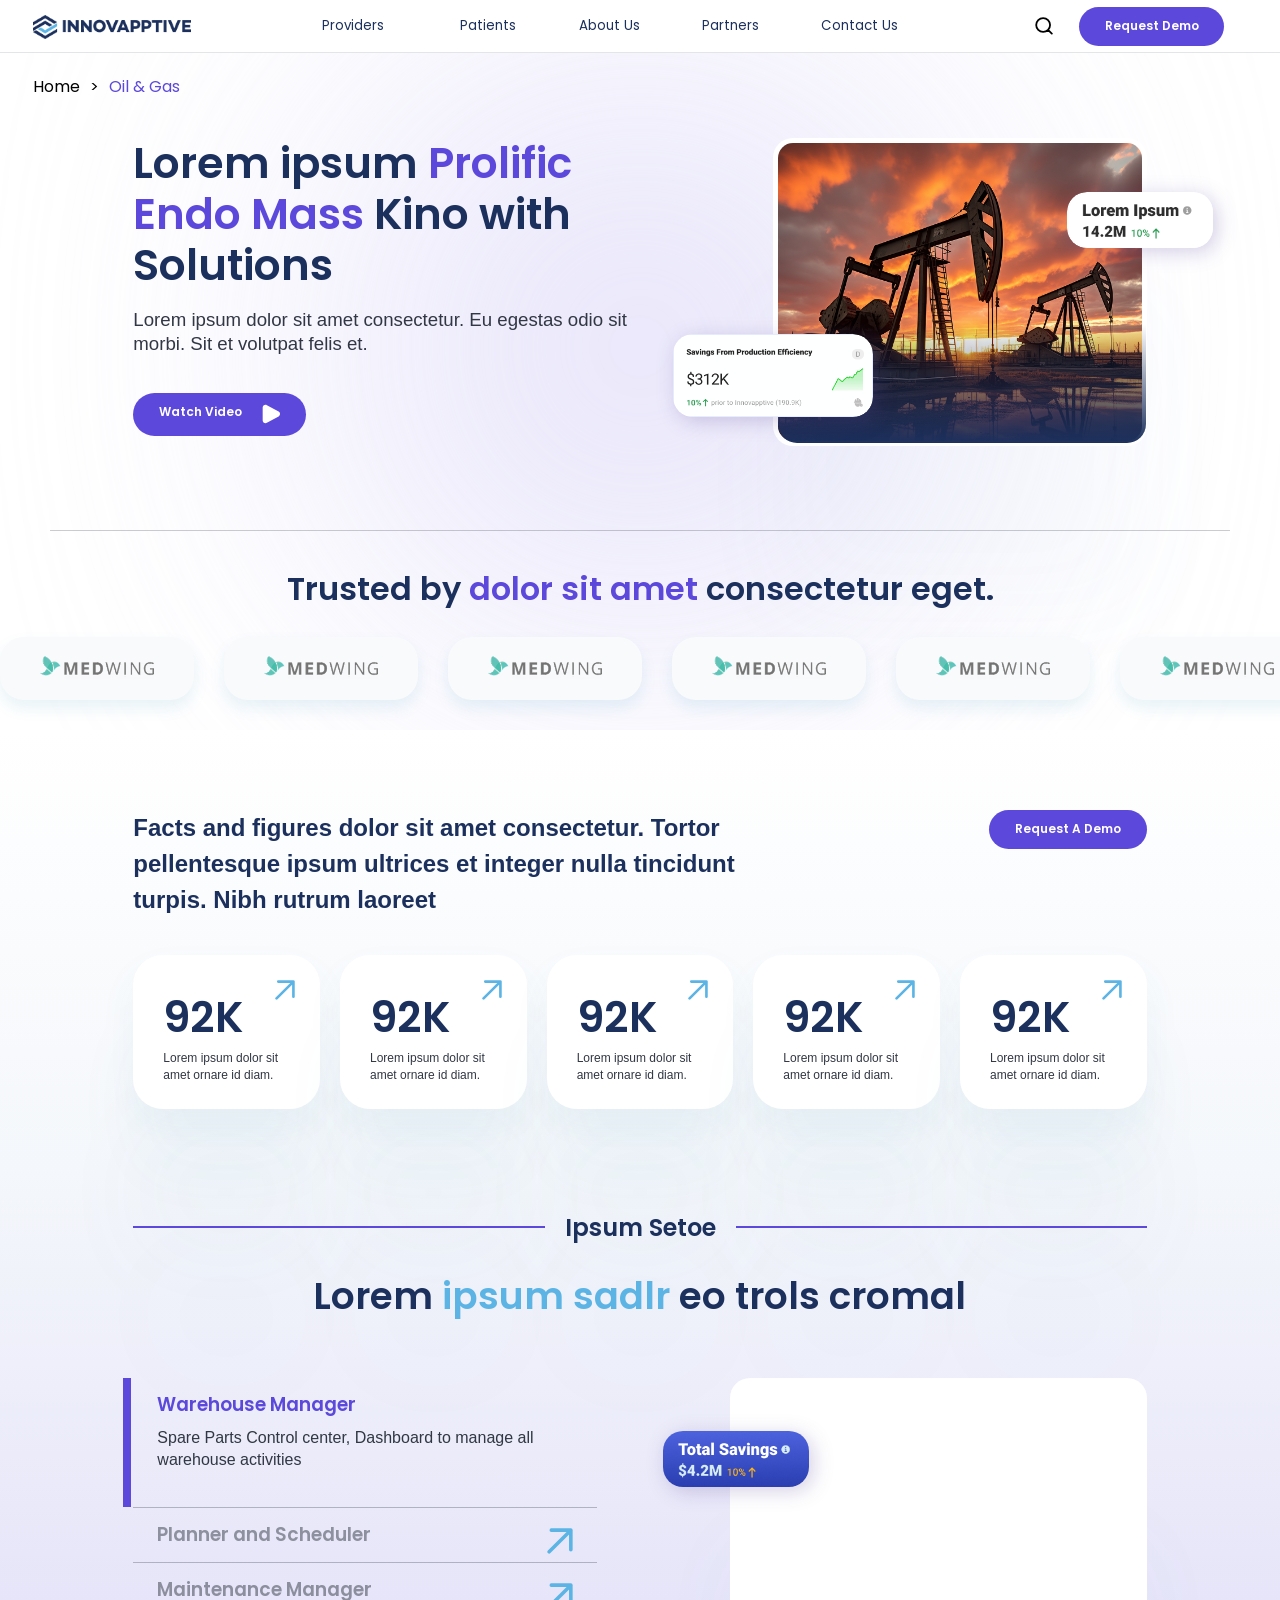
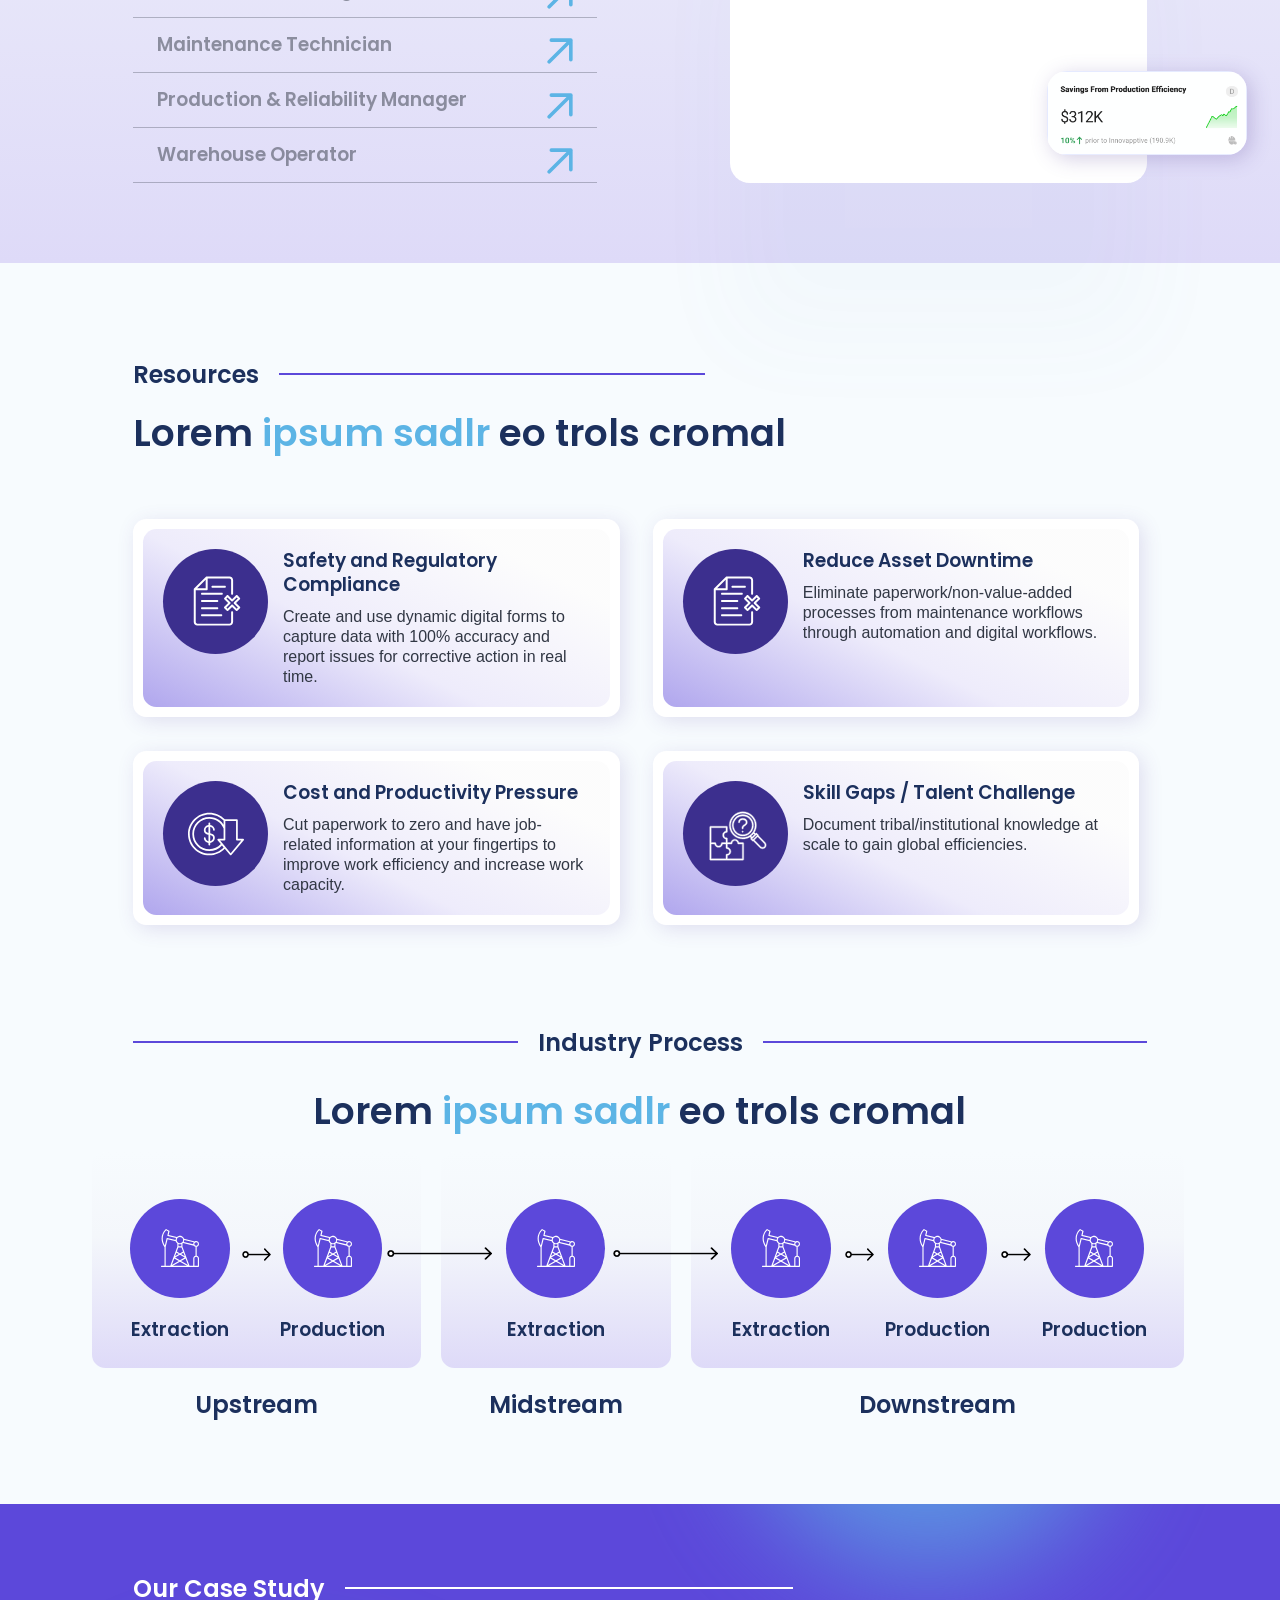
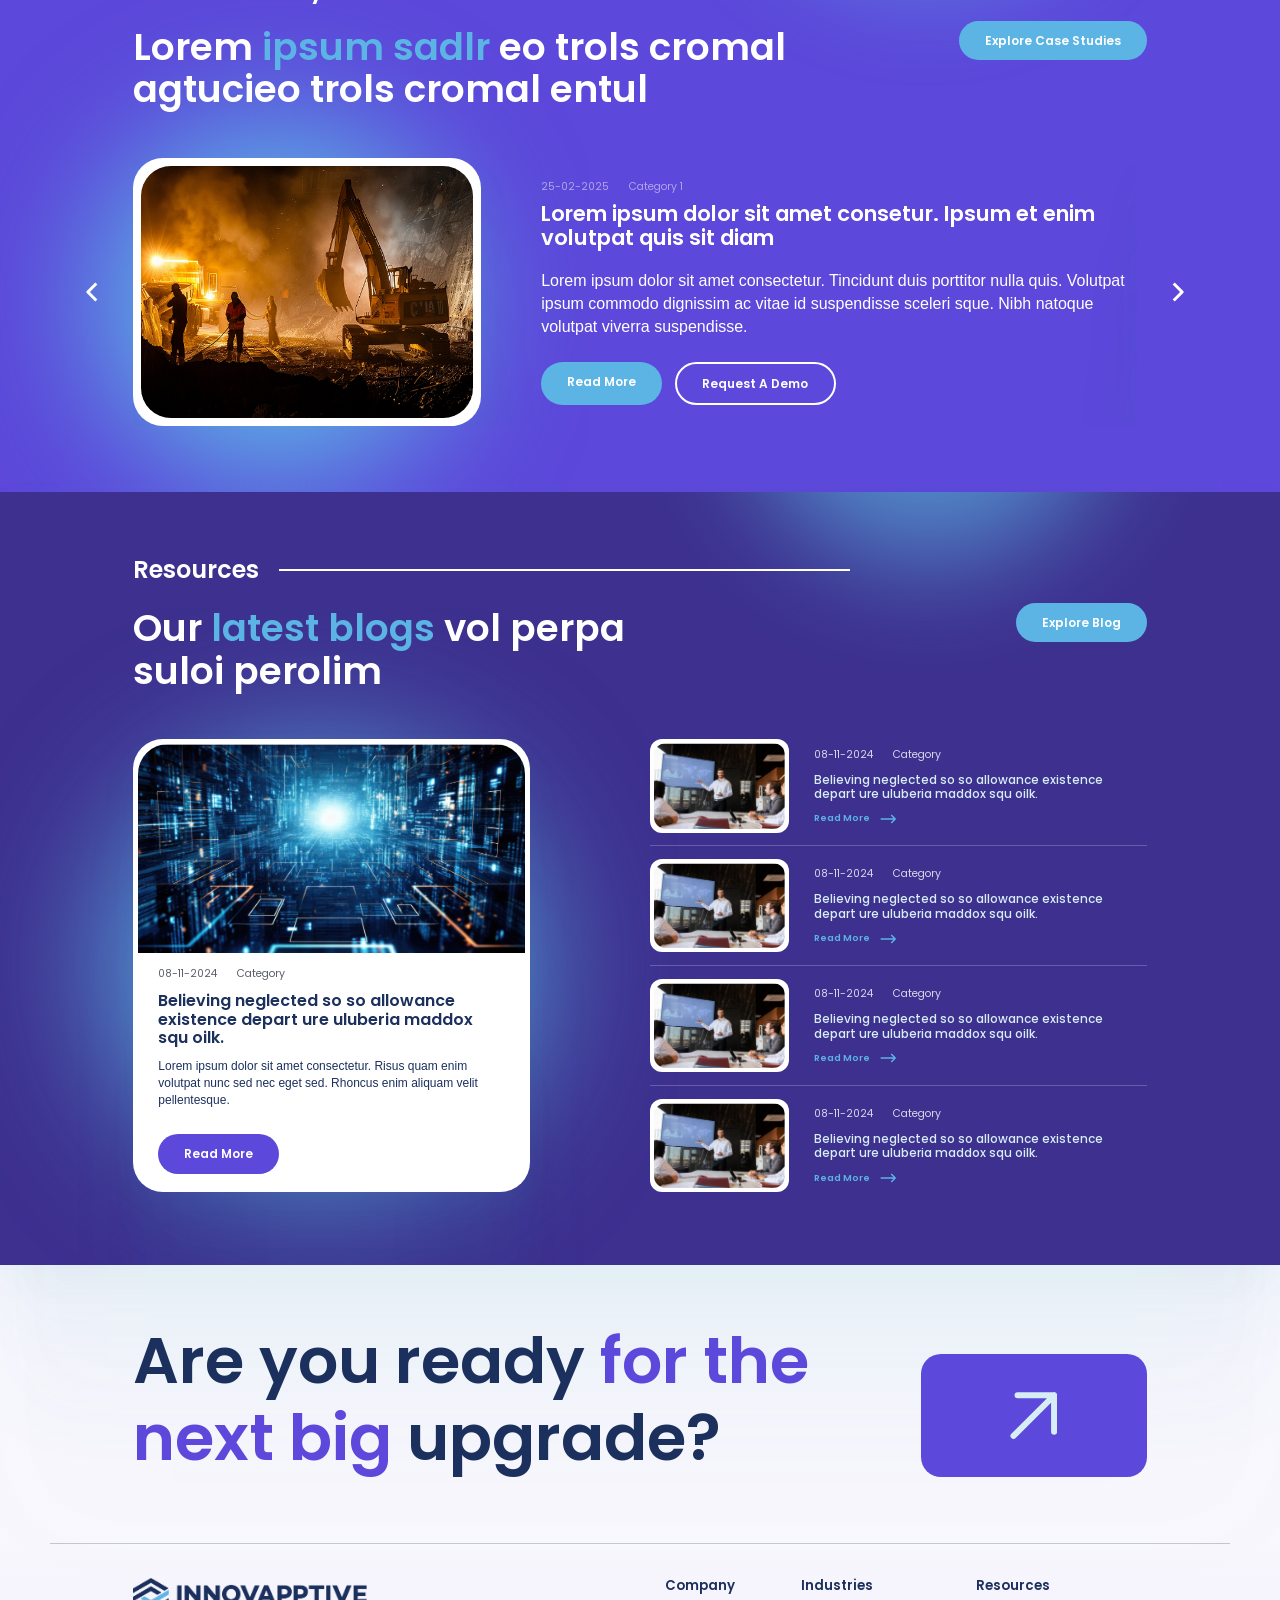
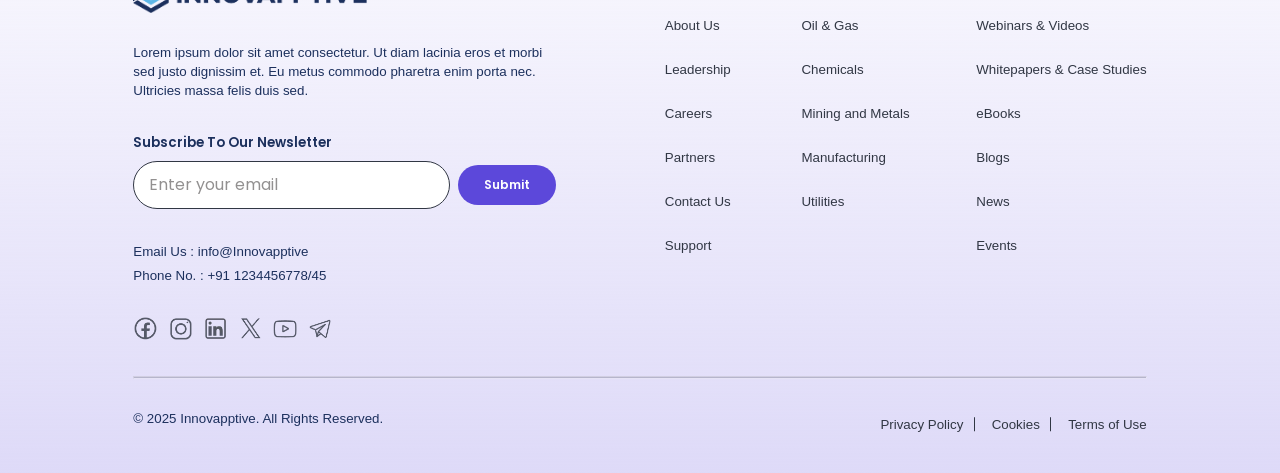
<file: oil-gas.html>
<!DOCTYPE html>
<html lang="en">
<head>
    <meta charset="UTF-8">
    <meta name="viewport" content="width=device-width, initial-scale=1.0">
    <title>Innvoapptive</title>
    <link rel="stylesheet" href="css/custom-style.css">
</head>
<body>
  
    <header class="header_main">
        <div class="header_logo">
           <a href="#!"> <img src="images/logo.png" alt="logo"> </a>
        </div>

        <div class="right_menu">

          <div class="menu_part" id="my_menu">
            <ul>
              <li class="menu_dropdown"> <a href="#"> Providers</a> <button class="menu_arrow"></button>
                <div class="drop_down">
                  <div class="drop_down_inner">
                    <ul>
                      <li> <a href="#"> Operations Management </a> <button class="menu_arrow"></button>
                        <ul id="label_for" class="label_for">
                          <li> <a href="#"> Mobile Operator Rounds</a> 
                             <button class="menu_arrow"></button>
                             <div class="menu_data_main">
                                <div class="menu_image"> <img src="images/menu-image.png" alt=""> </div>
                                <div class="menu_data_cnt fs-20">
                                   <p>1Lorem ipsum dolor sit amet consectetur. Dolor ut pulvinar sed vivamus volutpat nibh quam. Eget tellus habitant ut ac nisi tristique etiam mi. </p> 

                                   <p> Lorem ipsum dolor sit amet consectetur. Dolor ut pulvinar sed vivamus volutpat nibh.</p>    
                                </div>
                             </div>
                          </li>
                          <li> <a href="#"> Shift Handovers </a> 
                            <button class="menu_arrow"></button>
                            <div class="menu_data_main">
                               <div class="menu_image"> <img src="images/menu-image.png" alt=""> </div>
                               <div class="menu_data_cnt fs-20">
                                  <p>2Lorem ipsum dolor sit amet consectetur. Dolor ut pulvinar sed vivamus volutpat nibh quam. Eget tellus habitant ut ac nisi tristique etiam mi. </p> 

                                  <p> Lorem ipsum dolor sit amet consectetur. Dolor ut pulvinar sed vivamus volutpat nibh.</p>    
                               </div>
                            </div>
                          </li>
                          <li> <a href="#"> Inspections </a> 
                            <button class="menu_arrow"></button>
                            <div class="menu_data_main">
                               <div class="menu_image"> <img src="images/menu-image.png" alt=""> </div>
                               <div class="menu_data_cnt fs-20">
                                  <p>3Lorem ipsum dolor sit amet consectetur. Dolor ut pulvinar sed vivamus volutpat nibh quam. Eget tellus habitant ut ac nisi tristique etiam mi. </p> 

                                  <p> Lorem ipsum dolor sit amet consectetur. Dolor ut pulvinar sed vivamus volutpat nibh.</p>    
                               </div>
                            </div>
                          </li>
                          <li> <a href="#"> Production & OEE Management </a> 
                            <button class="menu_arrow"></button>
                            <div class="menu_data_main">
                               <div class="menu_image"> <img src="images/menu-image.png" alt=""> </div>
                               <div class="menu_data_cnt fs-20">
                                  <p>4Lorem ipsum dolor sit amet consectetur. Dolor ut pulvinar sed vivamus volutpat nibh quam. Eget tellus habitant ut ac nisi tristique etiam mi. </p> 

                                  <p> Lorem ipsum dolor sit amet consectetur. Dolor ut pulvinar sed vivamus volutpat nibh.</p>    
                               </div>
                            </div>
                          </li>
                        </ul>
                      </li>

                      <li> <a href="#"> Maintenance Management</a> <button class="menu_arrow"></button>
                        <ul id="label_for" class="label_for">
                            <li> <a href="#"> Inherited Disease Genetics</a> 
                               <button class="menu_arrow"></button>
                               <div class="menu_data_main">
                                  <div class="menu_image"> <img src="images/menu-image.png" alt=""> </div>
                                  <div class="menu_data_cnt fs-20">
                                     <p>4Lorem ipsum dolor sit amet consectetur. Dolor ut pulvinar sed vivamus volutpat nibh quam. Eget tellus habitant ut ac nisi tristique etiam mi. </p> 
  
                                     <p> Lorem ipsum dolor sit amet consectetur. Dolor ut pulvinar sed vivamus volutpat nibh.</p>    
                                  </div>
                               </div>
                            </li>
                            <li> <a href="#"> Cancer Genetics</a> 
                              <button class="menu_arrow"></button>
                              <div class="menu_data_main">
                                 <div class="menu_image"> <img src="images/menu-image.png" alt=""> </div>
                                 <div class="menu_data_cnt fs-20">
                                    <p>5Lorem ipsum dolor sit amet consectetur. Dolor ut pulvinar sed vivamus volutpat nibh quam. Eget tellus habitant ut ac nisi tristique etiam mi. </p> 
  
                                    <p> Lorem ipsum dolor sit amet consectetur. Dolor ut pulvinar sed vivamus volutpat nibh.</p>    
                                 </div>
                              </div>
                            </li>
                            <li> <a href="#"> Infectious Disease Genetics</a> 
                              <button class="menu_arrow"></button>
                              <div class="menu_data_main">
                                 <div class="menu_image"> <img src="images/menu-image.png" alt=""> </div>
                                 <div class="menu_data_cnt fs-20">
                                    <p>6Lorem ipsum dolor sit amet consectetur. Dolor ut pulvinar sed vivamus volutpat nibh quam. Eget tellus habitant ut ac nisi tristique etiam mi. </p> 
  
                                    <p> Lorem ipsum dolor sit amet consectetur. Dolor ut pulvinar sed vivamus volutpat nibh.</p>    
                                 </div>
                              </div>
                            </li>
                          </ul>
                      </li>

                      <li> <a href="#"> Warehouse & Inventory </a> <button class="menu_arrow"></button>
                        <ul id="label_for" class="label_for">
                            <li> <a href="#"> Inherited Disease Genetics</a> 
                               <button class="menu_arrow"></button>
                               <div class="menu_data_main">
                                  <div class="menu_image"> <img src="images/menu-image.png" alt=""> </div>
                                  <div class="menu_data_cnt fs-20">
                                     <p>7Lorem ipsum dolor sit amet consectetur. Dolor ut pulvinar sed vivamus volutpat nibh quam. Eget tellus habitant ut ac nisi tristique etiam mi. </p> 
  
                                     <p> Lorem ipsum dolor sit amet consectetur. Dolor ut pulvinar sed vivamus volutpat nibh.</p>    
                                  </div>
                               </div>
                            </li>
                            <li> <a href="#"> Cancer Genetics</a> 
                              <button class="menu_arrow"></button>
                              <div class="menu_data_main">
                                 <div class="menu_image"> <img src="images/menu-image.png" alt=""> </div>
                                 <div class="menu_data_cnt fs-20">
                                    <p>8Lorem ipsum dolor sit amet consectetur. Dolor ut pulvinar sed vivamus volutpat nibh quam. Eget tellus habitant ut ac nisi tristique etiam mi. </p> 
  
                                    <p> Lorem ipsum dolor sit amet consectetur. Dolor ut pulvinar sed vivamus volutpat nibh.</p>    
                                 </div>
                              </div>
                            </li>
                            <li> <a href="#"> Infectious Disease Genetics</a> 
                              <button class="menu_arrow"></button>
                              <div class="menu_data_main">
                                 <div class="menu_image"> <img src="images/menu-image.png" alt=""> </div>
                                 <div class="menu_data_cnt fs-20">
                                    <p>9Lorem ipsum dolor sit amet consectetur. Dolor ut pulvinar sed vivamus volutpat nibh quam. Eget tellus habitant ut ac nisi tristique etiam mi. </p> 
  
                                    <p> Lorem ipsum dolor sit amet consectetur. Dolor ut pulvinar sed vivamus volutpat nibh.</p>    
                                 </div>
                              </div>
                            </li>
                          </ul>
                      </li>

                      <li> <a href="#"> EHS (Environment, Health, Safety) </a> <button class="menu_arrow"></button>
                        <ul id="label_for" class="label_for">
                            <li> <a href="#"> Inherited Disease Genetics</a> 
                               <button class="menu_arrow"></button>
                               <div class="menu_data_main">
                                  <div class="menu_image"> <img src="images/menu-image.png" alt=""> </div>
                                  <div class="menu_data_cnt fs-20">
                                     <p>7Lorem ipsum dolor sit amet consectetur. Dolor ut pulvinar sed vivamus volutpat nibh quam. Eget tellus habitant ut ac nisi tristique etiam mi. </p> 
  
                                     <p> Lorem ipsum dolor sit amet consectetur. Dolor ut pulvinar sed vivamus volutpat nibh.</p>    
                                  </div>
                               </div>
                            </li>
                            <li> <a href="#"> Cancer Genetics</a> 
                              <button class="menu_arrow"></button>
                              <div class="menu_data_main">
                                 <div class="menu_image"> <img src="images/menu-image.png" alt=""> </div>
                                 <div class="menu_data_cnt fs-20">
                                    <p>8Lorem ipsum dolor sit amet consectetur. Dolor ut pulvinar sed vivamus volutpat nibh quam. Eget tellus habitant ut ac nisi tristique etiam mi. </p> 
  
                                    <p> Lorem ipsum dolor sit amet consectetur. Dolor ut pulvinar sed vivamus volutpat nibh.</p>    
                                 </div>
                              </div>
                            </li>
                            <li> <a href="#"> Infectious Disease Genetics</a> 
                              <button class="menu_arrow"></button>
                              <div class="menu_data_main">
                                 <div class="menu_image"> <img src="images/menu-image.png" alt=""> </div>
                                 <div class="menu_data_cnt fs-20">
                                    <p>9Lorem ipsum dolor sit amet consectetur. Dolor ut pulvinar sed vivamus volutpat nibh quam. Eget tellus habitant ut ac nisi tristique etiam mi. </p> 
  
                                    <p> Lorem ipsum dolor sit amet consectetur. Dolor ut pulvinar sed vivamus volutpat nibh.</p>    
                                 </div>
                              </div>
                            </li>
                          </ul>
                      </li>
                      
                      <li><a href="#!"> Back Office</a></li>
                    </ul>
                  </div>
                </div>
              </li>
              <li><a href="#"> Patients</a></li>
              <li><a href="#"> About Us</a></li>
              <li><a href="#"> Partners</a></li>
              <li><a href="#"> Contact Us</a></li>
              
            </ul>
          </div>

          
          
        </div>

        <div class="right_menu_search">

            <div class="search_box">
                <ul>
                  <li class="search_header"> 
                      <button type="button" class="search_btn"> 
                          <svg xmlns="http://www.w3.org/2000/svg" width="30" height="30" viewBox="0 0 30 30" fill="none">
                              <path d="M21.7492 21.4388L28 27.7348M25.1111 13.2904C25.1111 19.6724 19.9375 24.8459 13.5556 24.8459C7.1736 24.8459 2 19.6724 2 13.2904C2 6.90843 7.1736 1.73483 13.5556 1.73483C19.9375 1.73483 25.1111 6.90843 25.1111 13.2904Z" stroke="currentColor" stroke-width="3" stroke-linecap="round" stroke-linejoin="round"/>
                          </svg>
                      </button>
                  </li>
                </ul>
              </div>

              <div class="menu_btn">
                <a href="#!" class="bg_button"> Request Demo </a>
              </div>

              <div class="mobile_menu_toggle">
                <span></span>
                <span></span>
                <span></span>
              </div>

        </div>


    </header>
    
    <main>

        <div class="breadcrumb">
            <ul>
                <li><a href="#">Home</a></li>
                <li>Oil & Gas</li>
              </ul>
        </div>

        <section class="section_banner blog_banner">
            <div class="header_bg_img">
                <div class="container">
                    <div class="row banner_row">
                        <div class="col-12 col-sm-6">
                            <div class="header_text" data-aos="fade-right" data-aos-delay="200">
                                <h1 class="fs-64">Lorem ipsum <span> Prolific Endo Mass </span> Kino with Solutions </h1>
                                <p class="fs-28"> Lorem ipsum dolor sit amet consectetur. Eu egestas odio sit morbi. Sit et volutpat felis et. </p>
                                
                                

                                <div class="banner_button flex">
                                    <a href="javascipt:void(0);" class="bg_button"> Watch Video  <span><svg xmlns="http://www.w3.org/2000/svg" width="22" height="22" viewBox="0 0 22 22" fill="none">
                                        <path d="M19.6239 8.57318C21.569 9.63094 21.569 12.369 19.6239 13.4268L7.87958 19.8133C5.98917 20.8413 3.66602 19.5033 3.66602 17.3865V4.61347C3.66602 2.49669 5.98917 1.15866 7.87957 2.18667L19.6239 8.57318Z" fill="currentColor"/>
                                      </svg> </span></a>
                                </div>
                                

                            </div>
                        </div>

                        <div class="col-12 col-sm-6">
                            <div class="slider_wrapper" data-aos="fade-left" data-aos-delay="200">
                                <div class="">

                                    <div class="item">
                                          <div class="saving_bg1"> <img src="images/saving-img.png" alt=""> </div>
                                          <div class="saving_bg2"> <img src="images/total-saving-up.png" alt=""> </div>
                                          <img src="images/oil-gas-bg.png" alt="">
                                              <!-- <div class="video_content fs-28">
                                                <p><span> 521K Hours </span> dolor sit ame cello kit it</p>
                                              </div> -->
                                        </div>
                                </div>
                            </div>
                        </div>

                    </div>
                </div>
            </div>
        </section>

        <div class="seperator"></div>


        <section class="trusted_by">

              <div class="container">
                 <div class="trusted_title" data-aos="fade-down" data-aos-delay="200"> <h2 class="fs-48"> Trusted by <span> dolor sit amet </span> consectetur eget. </h2> </div>
              </div>


              <div class="trusted_slider" data-aos="fade-up" data-aos-delay="200">

                  <div class="trusted_item">
                       <img src="images/home-page/trusted-img.png" alt="">
                  </div>

                  <div class="trusted_item">
                    <img src="images/home-page/trusted-img.png" alt="">
                  </div>

                  <div class="trusted_item">
                    <img src="images/home-page/trusted-img.png" alt="">
                  </div>

                  <div class="trusted_item">
                    <img src="images/home-page/trusted-img.png" alt="">
                  </div>

                  <div class="trusted_item">
                    <img src="images/home-page/trusted-img.png" alt="">
                  </div>

                  <div class="trusted_item">
                    <img src="images/home-page/trusted-img.png" alt="">
                  </div>

                  <div class="trusted_item">
                    <img src="images/home-page/trusted-img.png" alt="">
                  </div>

                    <div class="trusted_item">
                        <img src="images/home-page/trusted-img.png" alt="">
                    </div>

                    <div class="trusted_item">
                        <img src="images/home-page/trusted-img.png" alt="">
                    </div>

                    <div class="trusted_item">
                        <img src="images/home-page/trusted-img.png" alt="">
                    </div>

                    <div class="trusted_item">
                        <img src="images/home-page/trusted-img.png" alt="">
                    </div>

                    <div class="trusted_item">
                        <img src="images/home-page/trusted-img.png" alt="">
                    </div>

              </div>



        </section>


        <section class="about_home facts_section">
            <div class="container">

                <div class="row">
                    <div class="col-12 col-sm-12">
                       <div class="about_data fs-36">
                          <p> Facts and figures dolor sit amet consectetur. Tortor pellentesque ipsum ultrices et integer nulla tincidunt turpis. Nibh rutrum laoreet  </p>
                          <a href="#!" class="bg_button"> Request A Demo </a>  
                       </div>    
                    </div>
                    <div class="col-12 col-sm-12">
                        <div class="about_data_right fs-18">

                            <div class="count_box" data-aos="fade-down" data-aos-delay="200"> 
                              <h2 class="fs-64"> 92K </h2>    
                              <p> Lorem ipsum dolor sit amet ornare id diam. </p>
                              <div class="arrow_about">
                                <svg xmlns="http://www.w3.org/2000/svg" width="38" height="38" viewBox="0 0 38 38" fill="none">
                                    <path d="M3 35L35 3M35 3H6.2M35 3V31.8" stroke="currentColor" stroke-width="5" stroke-linecap="round" stroke-linejoin="round"/>
                                  </svg>
                              </div>
                            </div>

                            <div class="count_box" data-aos="fade-down" data-aos-delay="200"> 
                                <h2 class="fs-64"> 92K </h2>    
                                <p> Lorem ipsum dolor sit amet ornare id diam. </p>
                                <div class="arrow_about">
                                  <svg xmlns="http://www.w3.org/2000/svg" width="38" height="38" viewBox="0 0 38 38" fill="none">
                                      <path d="M3 35L35 3M35 3H6.2M35 3V31.8" stroke="currentColor" stroke-width="5" stroke-linecap="round" stroke-linejoin="round"/>
                                    </svg>
                                </div>
                              </div>

                              <div class="count_box" data-aos="fade-down" data-aos-delay="200"> 
                                <h2 class="fs-64"> 92K </h2>    
                                <p> Lorem ipsum dolor sit amet ornare id diam. </p>
                                <div class="arrow_about">
                                  <svg xmlns="http://www.w3.org/2000/svg" width="38" height="38" viewBox="0 0 38 38" fill="none">
                                      <path d="M3 35L35 3M35 3H6.2M35 3V31.8" stroke="currentColor" stroke-width="5" stroke-linecap="round" stroke-linejoin="round"/>
                                    </svg>
                                </div>
                              </div>

                              <div class="count_box" data-aos="fade-down" data-aos-delay="200"> 
                                <h2 class="fs-64"> 92K </h2>    
                                <p> Lorem ipsum dolor sit amet ornare id diam. </p>
                                <div class="arrow_about">
                                  <svg xmlns="http://www.w3.org/2000/svg" width="38" height="38" viewBox="0 0 38 38" fill="none">
                                      <path d="M3 35L35 3M35 3H6.2M35 3V31.8" stroke="currentColor" stroke-width="5" stroke-linecap="round" stroke-linejoin="round"/>
                                    </svg>
                                </div>
                              </div>

                              <div class="count_box" data-aos="fade-down" data-aos-delay="200"> 
                                <h2 class="fs-64"> 92K </h2>    
                                <p> Lorem ipsum dolor sit amet ornare id diam. </p>
                                <div class="arrow_about">
                                  <svg xmlns="http://www.w3.org/2000/svg" width="38" height="38" viewBox="0 0 38 38" fill="none">
                                      <path d="M3 35L35 3M35 3H6.2M35 3V31.8" stroke="currentColor" stroke-width="5" stroke-linecap="round" stroke-linejoin="round"/>
                                    </svg>
                                </div>
                              </div>

                        </div>
                    </div>
                </div>

                <div class="title_one" data-aos="fade-down" data-aos-delay="200">
                     <h3 class="fs-36 title_up"><span> Ipsum Setoe </span> </h3>
                     <h2 class="fs-56 title_bottom"> Lorem   <span> ipsum sadlr </span> eo trols cromal </h2>
                </div>


                <div class="oil_video_section">


                    <div class="oil_video_left"> 
                    
                        <div class="fact_accordion" data-aos="fade-left" data-aos-delay="200">
                            <div class="accordion_item active">
                                <div class="accordion_title fs-28">
                                    <a class="title" href="javascript:void(0);">Warehouse Manager<span class="faq_icon"><svg xmlns="http://www.w3.org/2000/svg" width="36" height="36" viewBox="0 0 36 36" fill="none">
                                <path d="M3 33L33 3M33 3H6M33 3V30" stroke="#5CB4E5" stroke-width="5" stroke-linecap="round" stroke-linejoin="round"/>
                                </svg></span></a>
                                </div>
                                <div class="accordion_content">
                                    <div class="accordion_para fs-24">
                                        <p>Spare Parts Control center, Dashboard to manage all warehouse activities</p>
                                    </div>
                                    
                                </div>
                            </div>
                            <div class="accordion_item">
                                <div class="accordion_title fs-28">
                                    <a class="title" href="javascript:void(0);">Planner and Scheduler<span class="faq_icon"><svg xmlns="http://www.w3.org/2000/svg" width="36" height="36" viewBox="0 0 36 36" fill="none">
                                    <path d="M3 33L33 3M33 3H6M33 3V30" stroke="#5CB4E5" stroke-width="5" stroke-linecap="round" stroke-linejoin="round"/>
                                    </svg></span></a>
                                </div>
                                <div class="accordion_content">
                                    <div class="accordion_para fs-24">
                                        <p>Spare Parts Control center, Dashboard to manage all warehouse activities</p>
                                    </div>
                                   
                                </div>
                            </div>
                            <div class="accordion_item">
                                <div class="accordion_title fs-28">
                                    <a class="title" href="javascript:void(0);">Maintenance Manager<span class="faq_icon"><svg xmlns="http://www.w3.org/2000/svg" width="36" height="36" viewBox="0 0 36 36" fill="none">
                                <path d="M3 33L33 3M33 3H6M33 3V30" stroke="#5CB4E5" stroke-width="5" stroke-linecap="round" stroke-linejoin="round"/>
                                </svg></span></a>
                                </div>
                                <div class="accordion_content">
                                    <div class="accordion_para fs-24">
                                        <p>Spare Parts Control center, Dashboard to manage all warehouse activities</p>
                                    </div>
                                    
                                </div>
                            </div>
                            <div class="accordion_item">
                                <div class="accordion_title fs-28">
                                    <a class="title" href="javascript:void(0);">Maintenance Technician<span class="faq_icon"><svg xmlns="http://www.w3.org/2000/svg" width="36" height="36" viewBox="0 0 36 36" fill="none">
                                <path d="M3 33L33 3M33 3H6M33 3V30" stroke="#5CB4E5" stroke-width="5" stroke-linecap="round" stroke-linejoin="round"/>
                                </svg></span></a>
                                </div>
                                <div class="accordion_content">
                                    <div class="accordion_para fs-24">
                                        <p>Spare Parts Control center, Dashboard to manage all warehouse activities</p>
                                    </div>
                                    
                                </div>
                            </div>
                            <div class="accordion_item">
                                <div class="accordion_title fs-28">
                                    <a class="title" href="javascript:void(0);">Production & Reliability Manager<span class="faq_icon"><svg xmlns="http://www.w3.org/2000/svg" width="36" height="36" viewBox="0 0 36 36" fill="none">
                                <path d="M3 33L33 3M33 3H6M33 3V30" stroke="#5CB4E5" stroke-width="5" stroke-linecap="round" stroke-linejoin="round"/>
                                </svg></span></a>
                                </div>
                                <div class="accordion_content">
                                    <div class="accordion_para fs-24">
                                        <p>Spare Parts Control center, Dashboard to manage all warehouse activities</p>
                                    </div>
                                    
                                </div>
                            </div>
                            <div class="accordion_item">
                                <div class="accordion_title fs-28">
                                    <a class="title" href="javascript:void(0);">Warehouse Operator<span class="faq_icon"><svg xmlns="http://www.w3.org/2000/svg" width="36" height="36" viewBox="0 0 36 36" fill="none">
                                <path d="M3 33L33 3M33 3H6M33 3V30" stroke="#5CB4E5" stroke-width="5" stroke-linecap="round" stroke-linejoin="round"/>
                                </svg></span></a>
                                </div>
                                <div class="accordion_content">
                                    <div class="accordion_para fs-24">
                                        <p>Spare Parts Control center, Dashboard to manage all warehouse activities</p>
                                    </div>
                                    
                                </div>
                            </div>
                        </div>
                        
                    </div>




                    <div class="oil_video_right"> 
                        <div class="saving_bg1"> <img src="images/saving-img.png" alt=""> </div>
                        <div class="saving_bg2"> <img src="images/total-saving-img.png" alt=""> </div>
                        <video autoplay muted>
                            <source src="video/video2.mp4" type="video/mp4">
                            <source src="video/video2.mp4" type="video/ogg">
                          </video>    
                    </div>


                </div>


               



            </div>
        </section>


        <section class="what_we_solve_sec">
            <div class="container">
                <div class="heading_title">
                    <div class="title_two aos-init aos-animate" data-aos="fade-right" data-aos-delay="200"> 
                        <div class="fs-36 title_two_up"> Resources  </div>
                        <div class="fs-56 title_two_bottom"> Lorem <span> ipsum sadlr </span> eo trols cromal </div>
                    </div>
                </div>

                <div class=" why_we-solve_div">
                    <div class="fs-24 why_we-solve_inner">
                        <div class="why_we-solve_row ">
                            <div class="why_we_circle">
                                <img src="images/reduce-asset.svg" alt="">
                            </div>
                            <div class="why_we_content">
                                <h2 class="fs-28">Safety and Regulatory Compliance</h2>
                                <p>Create and use dynamic digital forms to capture data with 100% accuracy and report issues for corrective action in real time.</p>
                            </div>
                        </div>
                    </div>
                    
                    <div class="fs-24 why_we-solve_inner">
                        <div class="why_we-solve_row ">
                            <div class="why_we_circle">
                                <img src="images/reduce-asset.svg" alt="">
                            </div>
                            <div class="why_we_content">
                                <h2 class="fs-28">Reduce Asset Downtime</h2>
                                <p>Eliminate paperwork/non-value-added processes from maintenance workflows through automation and digital workflows.</p>
                            </div>
                        </div>
                    </div>

                    <div class="fs-24 why_we-solve_inner">
                        <div class="why_we-solve_row ">
                            <div class="why_we_circle">
                                <img src="images/cast-pressure.svg" alt="">
                            </div>
                            <div class="why_we_content">
                                <h2 class="fs-28">Cost and Productivity Pressure</h2>
                                <p>Cut paperwork to zero and have job-related information at your fingertips to improve work efficiency and increase work capacity.</p>
                            </div>
                        </div>
                    </div>

                    <div class="fs-24 why_we-solve_inner">
                        <div class="why_we-solve_row ">
                            <div class="why_we_circle">
                                <img src="images/skill-gap.svg" alt="">
                            </div>
                            <div class="why_we_content">
                                <h2 class="fs-28">Skill Gaps / Talent Challenge</h2>
                                <p>Document tribal/institutional knowledge at scale to gain global efficiencies.</p>
                            </div>
                        </div>
                    </div>

                </div>
            </div>
        </section>

        <section class="industry_process">
            <div class="container">
                <div class="title_one">
                    <h3 class="fs-36 title_up"><span> Industry Process </span> </h3>
                    <h2 class="fs-56 title_bottom"> Lorem <span> ipsum sadlr </span> eo trols cromal</h2>
                </div>
            </div>

            <div class="industry_container">
                <div class="industry_process_inner">

                    <div class="industry_process_col left_col">
                        <div class="industry_process_inner">
                            <div class="industry_process_circle">
                                <img src="images/industry-process.svg" alt="">
                            
                            </div>
                            <h2 class="fs-28">Extraction</h2>
                        </div>
                        <div class="right_arrow">
                            <img src="images/right-arrow.png" alt="">
                        </div>
                        <div class="industry_process_inner">
                            <div class="industry_process_circle">
                                <img src="images/industry-process.svg" alt="">
                            
                            </div>
                            <h2 class="fs-28">Production</h2>
                        </div>

                        <div class="industry_box_title"> <h2 class="fs-36"> Upstream </h2> </div>
                    </div>

                    <div class="industry_process_col center_col">
                        <div class="industry_process_inner">
                            <div class="industry_process_circle">
                                <img src="images/industry-process.svg" alt="">
                            
                            </div>
                            <h2 class="fs-28">Extraction</h2>
                        </div>

                        <div class="industry_box_title"> <h2 class="fs-36"> Midstream </h2> </div>
                    </div>

                    <div class="industry_process_col right_col">
                        <div class="industry_process_inner">
                            <div class="industry_process_circle">
                                <img src="images/industry-process.svg" alt="">
                            
                            </div>
                            <h2 class="fs-28">Extraction</h2>
                        </div>
                        <div class="right_arrow">
                            <img src="images/right-arrow.png" alt="">
                        </div>
                        <div class="industry_process_inner">
                            <div class="industry_process_circle">
                                <img src="images/industry-process.svg" alt="">
                            
                            </div>
                            <h2 class="fs-28">Production</h2>
                        </div>
                        <div class="right_arrow">
                            <img src="images/right-arrow.png" alt="">
                        </div>
                        <div class="industry_process_inner">
                            <div class="industry_process_circle">
                                <img src="images/industry-process.svg" alt="">
                            
                            </div>
                            <h2 class="fs-28">Production</h2>
                        </div>

                        <div class="industry_box_title"> <h2 class="fs-36"> Downstream </h2> </div>
                    </div>

                </div>
            </div>
        </section>






        <section class="home_testmonial case_study_testmonial">
            <div class="container">

            <div class="image_circule_one"> <img src="images/home-page/testmonial_circule1.svg" alt=""> </div>

            <div class="image_circule_two"> <img src="images/home-page/testmonial_circule2.svg" alt=""> </div>

            <div class="title_testmonial">
                <div class="title_two" data-aos="fade-right" data-aos-delay="200"> 
                    <div class="fs-36 title_two_up"> Our Case Study </div>
                    <div class="fs-56 title_two_bottom"> Lorem <span> ipsum sadlr </span> eo trols cromal agtucieo trols cromal entul  </div>
                </div>
                <div class="title_btn" data-aos="fade-left" data-aos-delay="200"> <a href="#!" class="bg_button"> Explore Case Studies </a> </div>
            </div>

            <div class="testmonial_data_main" data-aos="fade-up" data-aos-delay="200">

                <div class="testmoniallist" id="mining-minerals">
                    <div class="case_study_slider">

                        <div>
                            <div class="testmonial_slider_inner">
                                <div class="testmonial_slider_left"> 
                                    <img src="images/home-page/testmonial-img.png" alt=""> 
                                    
                                </div>
                                <div class="testmonial_slider_right fs-24">
                                    
                                    <div class="date_category"> 
                                        <ul>
                                            <li> 25-02-2025  </li>
                                            <li> Category 1 </li>
                                        </ul>    
                                    </div>

                                    <div>
                                        <h2 class="fs-32"> Lorem ipsum dolor sit amet consetur. Ipsum et enim volutpat quis sit diam </h2>
                                        <p> Lorem ipsum dolor sit amet consectetur. Tincidunt duis porttitor nulla 
                                            quis. Volutpat ipsum commodo dignissim ac vitae id suspendisse sceleri sque. Nibh natoque volutpat viverra suspendisse. </p>

                                            <div class="case_study_btn">
                                                <a href="#!" class="bg_button"> Read More </a>
                                                <a href="#!" class="border_button"> Request A Demo </a>
                                            </div>
                                    </div>
                                    
                                    
                                    
                                </div>
                            </div>
                        </div>

                        <div>
                            <div class="testmonial_slider_inner">
                                <div class="testmonial_slider_left"> 
                                    <img src="images/home-page/testmonial-img.png" alt=""> 
                                    
                                </div>
                                <div class="testmonial_slider_right fs-24">
                                    
                                    <div class="date_category"> 
                                        <ul>
                                            <li> 25-02-2025  </li>
                                            <li> Category 1 </li>
                                        </ul>    
                                    </div>

                                    <div>
                                        <h2 class="fs-32"> Lorem ipsum dolor sit amet consetur. Ipsum et enim volutpat quis sit diam </h2>
                                        <p> Lorem ipsum dolor sit amet consectetur. Tincidunt duis porttitor nulla 
                                            quis. Volutpat ipsum commodo dignissim ac vitae id suspendisse sceleri sque. Nibh natoque volutpat viverra suspendisse. </p>

                                            <div class="case_study_btn">
                                                <a href="#!" class="bg_button"> Read More </a>
                                                <a href="#!" class="border_button"> Request A Demo </a>
                                            </div>
                                    </div>
                                    
                                    
                                    
                                </div>
                            </div>
                        </div>

                        <div>
                            <div class="testmonial_slider_inner">
                                <div class="testmonial_slider_left"> 
                                    <img src="images/home-page/testmonial-img.png" alt=""> 
                                    
                                </div>
                                <div class="testmonial_slider_right fs-24">
                                    
                                    <div class="date_category"> 
                                        <ul>
                                            <li> 25-02-2025  </li>
                                            <li> Category 1 </li>
                                        </ul>    
                                    </div>

                                    <div>
                                        <h2 class="fs-32"> Lorem ipsum dolor sit amet consetur. Ipsum et enim volutpat quis sit diam </h2>
                                        <p> Lorem ipsum dolor sit amet consectetur. Tincidunt duis porttitor nulla 
                                            quis. Volutpat ipsum commodo dignissim ac vitae id suspendisse sceleri sque. Nibh natoque volutpat viverra suspendisse. </p>

                                            <div class="case_study_btn">
                                                <a href="#!" class="bg_button"> Read More </a>
                                                <a href="#!" class="border_button"> Request A Demo </a>
                                            </div>
                                    </div>
                                    
                                    
                                    
                                </div>
                            </div>
                        </div>

                        <div>
                            <div class="testmonial_slider_inner">
                                <div class="testmonial_slider_left"> 
                                    <img src="images/home-page/testmonial-img.png" alt=""> 
                                    
                                </div>
                                <div class="testmonial_slider_right fs-24">
                                    
                                    <div class="date_category"> 
                                        <ul>
                                            <li> 25-02-2025  </li>
                                            <li> Category 1 </li>
                                        </ul>    
                                    </div>

                                    <div>
                                        <h2 class="fs-32"> Lorem ipsum dolor sit amet consetur. Ipsum et enim volutpat quis sit diam </h2>
                                        <p> Lorem ipsum dolor sit amet consectetur. Tincidunt duis porttitor nulla 
                                            quis. Volutpat ipsum commodo dignissim ac vitae id suspendisse sceleri sque. Nibh natoque volutpat viverra suspendisse. </p>

                                            <div class="case_study_btn">
                                                <a href="#!" class="bg_button"> Read More </a>
                                                <a href="#!" class="border_button"> Request A Demo </a>
                                            </div>
                                    </div>
                                    
                                    
                                    
                                </div>
                            </div>
                        </div>

                    </div>
                </div>

            </div>   

            </div>
        </section>

        
        <section class="home_resources_section">
            <div class="container">

                <div class="image_circule_one"> <img src="images/home-page/testmonial_circule1.svg" alt=""> </div>

                <div class="image_circule_two"> <img src="images/home-page/testmonial_circule2.svg" alt=""> </div>

                <div class="title_testmonial">
                    <div class="title_two" data-aos="fade-right" data-aos-delay="200"> 
                        <div class="fs-36 title_two_up"> Resources  </div>
                        <div class="fs-56 title_two_bottom"> Our <span> latest blogs  </span>  vol perpa suloi perolim </div>
                    </div>
                    <div class="title_btn" data-aos="fade-left" data-aos-delay="200"> <a href="#!" class="bg_button"> Explore Blog </a> </div>
                </div>

                <div class="resuurces_inner">


                    <div class="resuurces_left" data-aos="fade-up" data-aos-delay="200">  
                        <div class="resource_up_img"> <img src="images/home-page/resources_left.webp" alt=""> </div>

                        <div class="resource_up_data_all"> 
                            <div class="date_category"> 
                                <ul>
                                    <li> 08-11-2024 </li>
                                    <li> Category </li>
                                </ul>    
                            </div>

                            <div class="data_bottom_resource fs-18">
                                <h2 class="fs-24"> Believing neglected so so allowance existence depart ure uluberia maddox squ oilk. </h2>
                                <p> Lorem ipsum dolor sit amet consectetur. Risus quam enim volutpat nunc sed nec eget sed. Rhoncus enim aliquam velit pellentesque. </p>
                                <a href="#!" class="bg_button"> Read More </a>
                            </div>
                            
                        </div>

                    </div>



                    <div class="resuurces_right" data-aos="fade-left" data-aos-delay="200"> 
                        
                      <div class="resuurces_right_inner">
                        <a href="#!"> 
                         <div class="resuurces_right_left">
                            <div class="resource_up_img"> <img src="images/home-page/resource2.webp" alt=""> </div>
                         </div>

                         <div class="resuurces_right_main">
                            <div class="date_category"> 
                                <ul>
                                    <li> 08-11-2024 </li>
                                    <li> Category </li>
                                </ul>    
                            </div>

                            <div class="data_bottom_resource fs-18">
                                <h2 class="fs-18"> Believing neglected so so allowance existence depart ure uluberia maddox squ oilk. </h2>
                                    <div class="read_more_prt"> Read More 
                                        <span> <svg xmlns="http://www.w3.org/2000/svg" width="16" height="10" viewBox="0 0 16 10" fill="none">
                                        <path d="M1.21094 4.91504H15.2109M15.2109 4.91504L11.7109 1.41504M15.2109 4.91504L11.7109 8.41504" stroke="currentColor" stroke-width="1.5" stroke-linecap="round" stroke-linejoin="round"/>
                                        </svg> 
                                       </span> 
                                    </div>
                            </div>

                         </div>
                        </a>
                      </div>

                      <div class="resuurces_right_inner">
                        <a href="#!"> 
                         <div class="resuurces_right_left">
                            <div class="resource_up_img"> <img src="images/home-page/resource2.webp" alt=""> </div>
                         </div>

                         <div class="resuurces_right_main">
                            <div class="date_category"> 
                                <ul>
                                    <li> 08-11-2024 </li>
                                    <li> Category </li>
                                </ul>    
                            </div>

                            <div class="data_bottom_resource fs-18">
                                <h2 class="fs-18"> Believing neglected so so allowance existence depart ure uluberia maddox squ oilk. </h2>
                                    <div class="read_more_prt"> Read More 
                                        <span> <svg xmlns="http://www.w3.org/2000/svg" width="16" height="10" viewBox="0 0 16 10" fill="none">
                                        <path d="M1.21094 4.91504H15.2109M15.2109 4.91504L11.7109 1.41504M15.2109 4.91504L11.7109 8.41504" stroke="currentColor" stroke-width="1.5" stroke-linecap="round" stroke-linejoin="round"/>
                                        </svg> 
                                       </span> 
                                    </div>
                            </div>

                         </div>
                        </a>
                      </div>

                      <div class="resuurces_right_inner">
                        <a href="#!"> 
                         <div class="resuurces_right_left">
                            <div class="resource_up_img"> <img src="images/home-page/resource2.webp" alt=""> </div>
                         </div>

                         <div class="resuurces_right_main">
                            <div class="date_category"> 
                                <ul>
                                    <li> 08-11-2024 </li>
                                    <li> Category </li>
                                </ul>    
                            </div>

                            <div class="data_bottom_resource fs-18">
                                <h2 class="fs-18"> Believing neglected so so allowance existence depart ure uluberia maddox squ oilk. </h2>
                                    <div class="read_more_prt"> Read More 
                                        <span> <svg xmlns="http://www.w3.org/2000/svg" width="16" height="10" viewBox="0 0 16 10" fill="none">
                                        <path d="M1.21094 4.91504H15.2109M15.2109 4.91504L11.7109 1.41504M15.2109 4.91504L11.7109 8.41504" stroke="currentColor" stroke-width="1.5" stroke-linecap="round" stroke-linejoin="round"/>
                                        </svg> 
                                       </span> 
                                    </div>
                            </div>

                         </div>
                        </a>
                      </div>

                      <div class="resuurces_right_inner">
                        <a href="#!"> 
                         <div class="resuurces_right_left">
                            <div class="resource_up_img"> <img src="images/home-page/resource2.webp" alt=""> </div>
                         </div>

                         <div class="resuurces_right_main">
                            <div class="date_category"> 
                                <ul>
                                    <li> 08-11-2024 </li>
                                    <li> Category </li>
                                </ul>    
                            </div>

                            <div class="data_bottom_resource fs-18">
                                <h2 class="fs-18"> Believing neglected so so allowance existence depart ure uluberia maddox squ oilk. </h2>
                                    <div class="read_more_prt"> Read More 
                                        <span> <svg xmlns="http://www.w3.org/2000/svg" width="16" height="10" viewBox="0 0 16 10" fill="none">
                                        <path d="M1.21094 4.91504H15.2109M15.2109 4.91504L11.7109 1.41504M15.2109 4.91504L11.7109 8.41504" stroke="currentColor" stroke-width="1.5" stroke-linecap="round" stroke-linejoin="round"/>
                                        </svg> 
                                       </span> 
                                    </div>
                            </div>

                         </div>
                        </a>
                      </div>

                    
                    </div>



                </div>

            </div>
        </section>


    </main>



    <footer class="footer">
        <div class="container">
            <div class="row footer_top">
                <div class="col-12">
                    <div class="upgrade_wrap">
                        <div class="upgrade_heading" data-aos="fade-right" data-aos-delay="200">
                            <h5 class="fs-96">Are you ready <span> for the next big </span> upgrade?</h5>
                        </div>
                        <div class="upgrade_btn" data-aos="fade-left" data-aos-delay="200">
                            <a href="#!">
                                <svg xmlns="http://www.w3.org/2000/svg" width="93" height="92" viewBox="0 0 93 92" fill="none">
                                    <path d="M6.96875 86L86.9688 6M86.9688 6H14.9688M86.9688 6V78" stroke="#D6EDF5" stroke-width="12" stroke-linecap="round" stroke-linejoin="round"/>
                                </svg>
                            </a>
                        </div>
                    </div>
                </div>
            </div>
        </div>
        <div class="seperator"></div>
        <div class="container">
            <div class="row footer_middle">
                <div class="col-12 col-sm-5">
                    <div class="footer_logo">
                        <a href="javaScript:void(0);"><img class="img-fluid" src="images/Innovapptive-logo.webp" alt="Logo"></a>
                        <div class="footer_tagline fs-20"><p>Lorem ipsum dolor sit amet consectetur. Ut diam lacinia eros et morbi sed justo dignissim et. Eu metus commodo pharetra enim porta nec. Ultricies massa felis duis sed.</p></div>
                    </div>

                    <div class="footer_subscribe">
                        <div class="footer_heading fs-20">Subscribe To Our Newsletter</div>
                        <form action="#">
                            <div class="subscribe_field">
                                <input class="form-field" type="email" placeholder="Enter your email">
                                <button class="bg_button">Submit</button>
                            </div>
                        </form>
                    </div>

                    <div class="footer_info">
                        <div class="footer_contact fs-20">Email Us : info@Innovapptive</div>
                        <div class="footer_contact fs-20">Phone No. : +91 1234456778/45</div>
                        <div class="footer_social">
                            <ul class="social_list">
                                <li><a href="jaavascript:void(0);"><img class="img-fluid" src="images/facebook.webp" alt="Facebook"></a></li>
                                <li><a href="jaavascript:void(0);"><img class="img-fluid" src="images/instagram_.webp" alt="Instagram"></a></li>
                                <li><a href="jaavascript:void(0);"><img class="img-fluid" src="images/linkedin.webp" alt="Linkedin"></a></li>
                                <li><a href="jaavascript:void(0);"><img class="img-fluid" src="images/twiter.webp" alt="Twitter"></a></li>
                                <li><a href="jaavascript:void(0);"><img class="img-fluid" src="images/youtube.webp" alt="YouTube"></a></li>
                                <li><a href="jaavascript:void(0);"><img class="img-fluid" src="images/telegram.webp" alt="telegram"></a></li>
                            </ul>
                        </div>
                    </div>
                </div>
                <div class="col-12 col-sm-7">
                    <div class="footer_nav">
                        <div class="footer_nav_wrap">
                            <div class="footer_col">
                                <div class="footer_heading fs-20">Company</div>
                                <div class="footer_links">
                                    <ul>
                                        <li class="fs-20"><a href="jaavascript:void(0);">About Us</a></li>
                                        <li class="fs-20"><a href="jaavascript:void(0);">Leadership</a></li>
                                        <li class="fs-20"><a href="jaavascript:void(0);">Careers</a></li>
                                        <li class="fs-20"><a href="jaavascript:void(0);">Partners</a></li>
                                        <li class="fs-20"><a href="jaavascript:void(0);">Contact Us</a></li>
                                        <li class="fs-20"><a href="jaavascript:void(0);">Support</a></li>
                                    </ul>
                                </div>
                            </div>
                            <div class="footer_col">
                                <div class="footer_heading fs-20">Industries</div>
                                <div class="footer_links">
                                    <ul>
                                        <li class="fs-20"><a href="jaavascript:void(0);">Oil & Gas</a></li>
                                        <li class="fs-20"><a href="jaavascript:void(0);">Chemicals</a></li>
                                        <li class="fs-20"><a href="jaavascript:void(0);">Mining and Metals</a></li>
                                        <li class="fs-20"><a href="jaavascript:void(0);">Manufacturing</a></li>
                                        <li class="fs-20"><a href="jaavascript:void(0);">Utilities</a></li>
                                    </ul>
                                </div>
                            </div>
                            <div class="footer_col">
                                <div class="footer_heading fs-20">Resources</div>
                                <div class="footer_links">
                                    <ul>
                                        <li class="fs-20"><a href="jaavascript:void(0);">Webinars & Videos</a></li>
                                        <li class="fs-20"><a href="jaavascript:void(0);">Whitepapers & Case Studies</a></li>
                                        <li class="fs-20"><a href="jaavascript:void(0);">eBooks</a></li>
                                        <li class="fs-20"><a href="jaavascript:void(0);">Blogs</a></li>
                                        <li class="fs-20"><a href="jaavascript:void(0);">News</a></li>
                                        <li class="fs-20"><a href="jaavascript:void(0);">Events</a></li>
                                    </ul>
                                </div>
                            </div>
                        </div>
                    </div>
                </div>
            </div>
            <hr>
            <div class="row footer_bottom">
                <div class="col-12 col-sm-6">
                    <div class="copyright fs-20"><p>&copy; 2025 Innovapptive. All Rights Reserved.</p></div>
                </div>
                <div class="col-12 col-sm-6">
                    <div class="footer_terms">
                        <a class="fs-20" href="jaavascript:void(0);">Privacy Policy</a>
                        <a class="fs-20" href="jaavascript:void(0);">Cookies</a>
                        <a class="fs-20" href="jaavascript:void(0);">Terms of Use</a>
                    </div>
                </div>
            </div>
        </div>
    </footer>



     <script src="js/jquery.min.js"></script>
     <script src="js/slick.min.js"></script>
     <script src="js/aos.js"></script>
     <script src="js/custom-script.js"></script> 
     

     
</body>
</html>
</file>
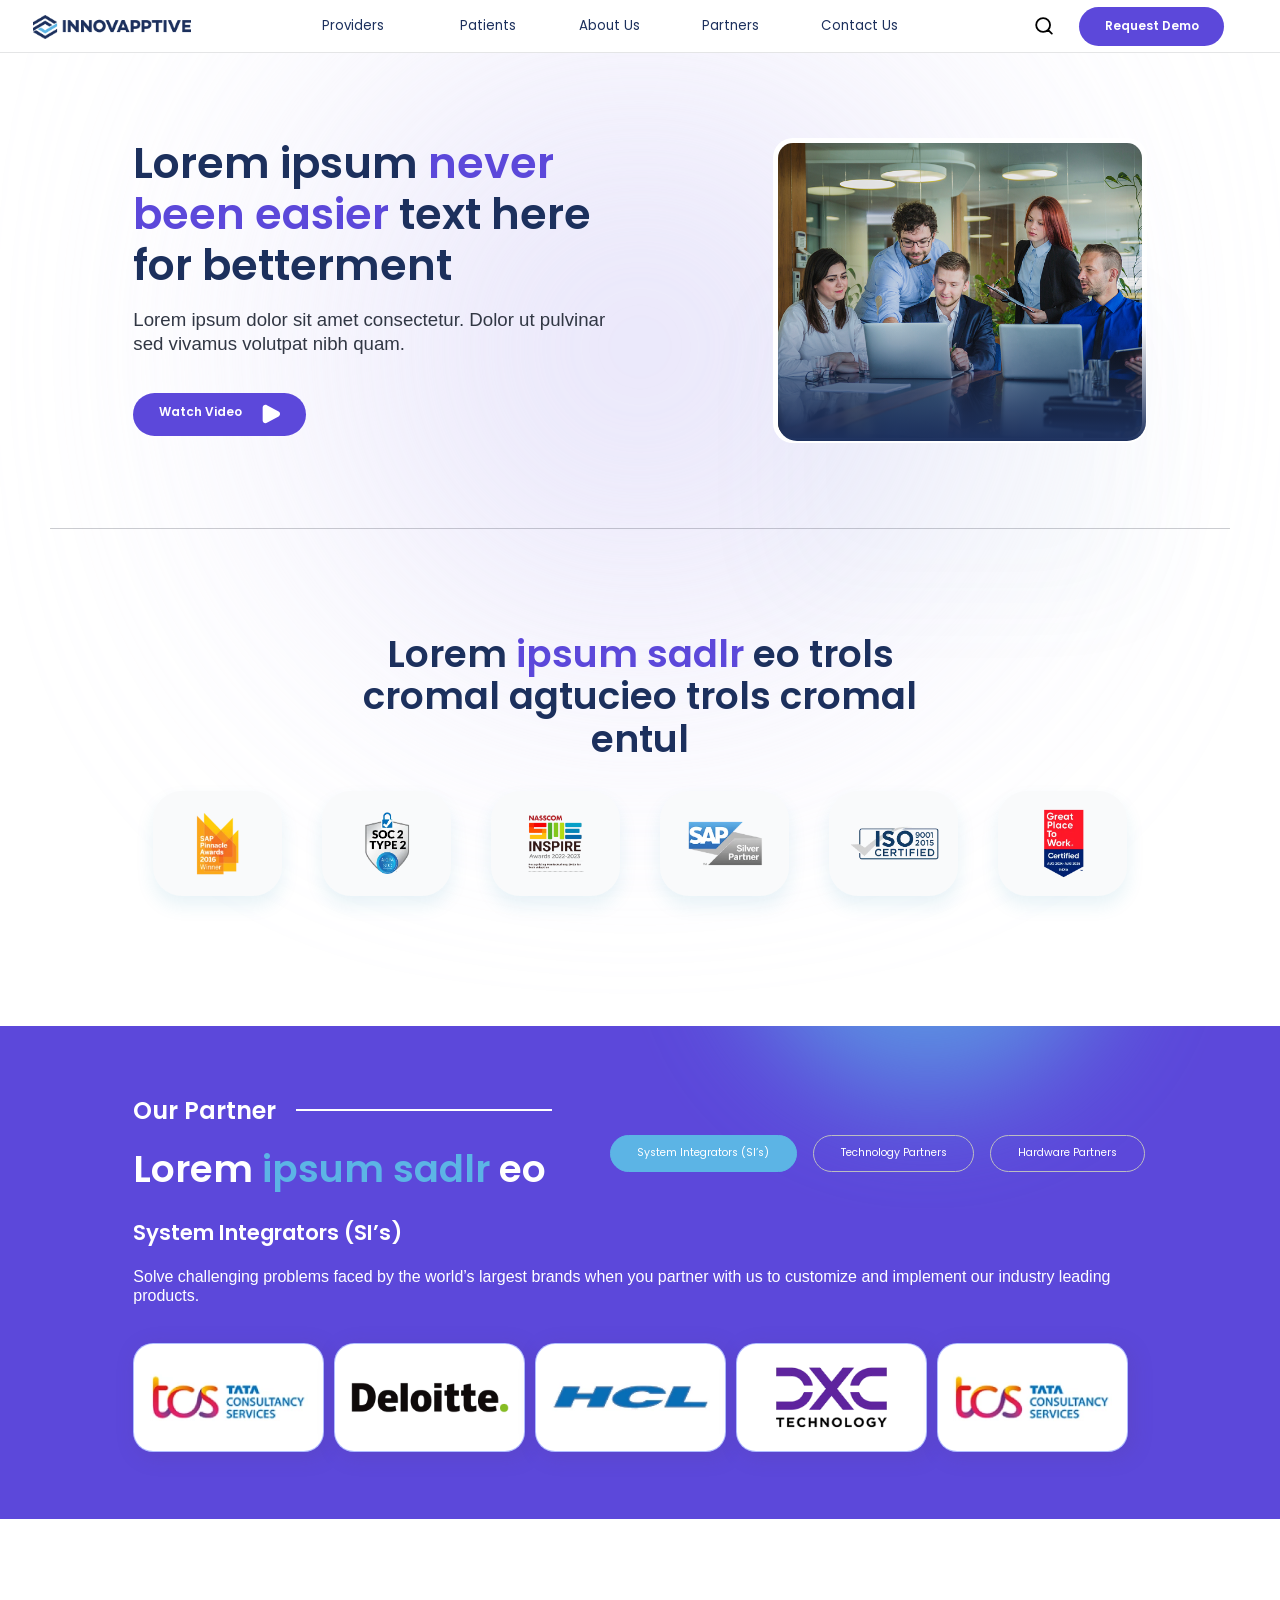
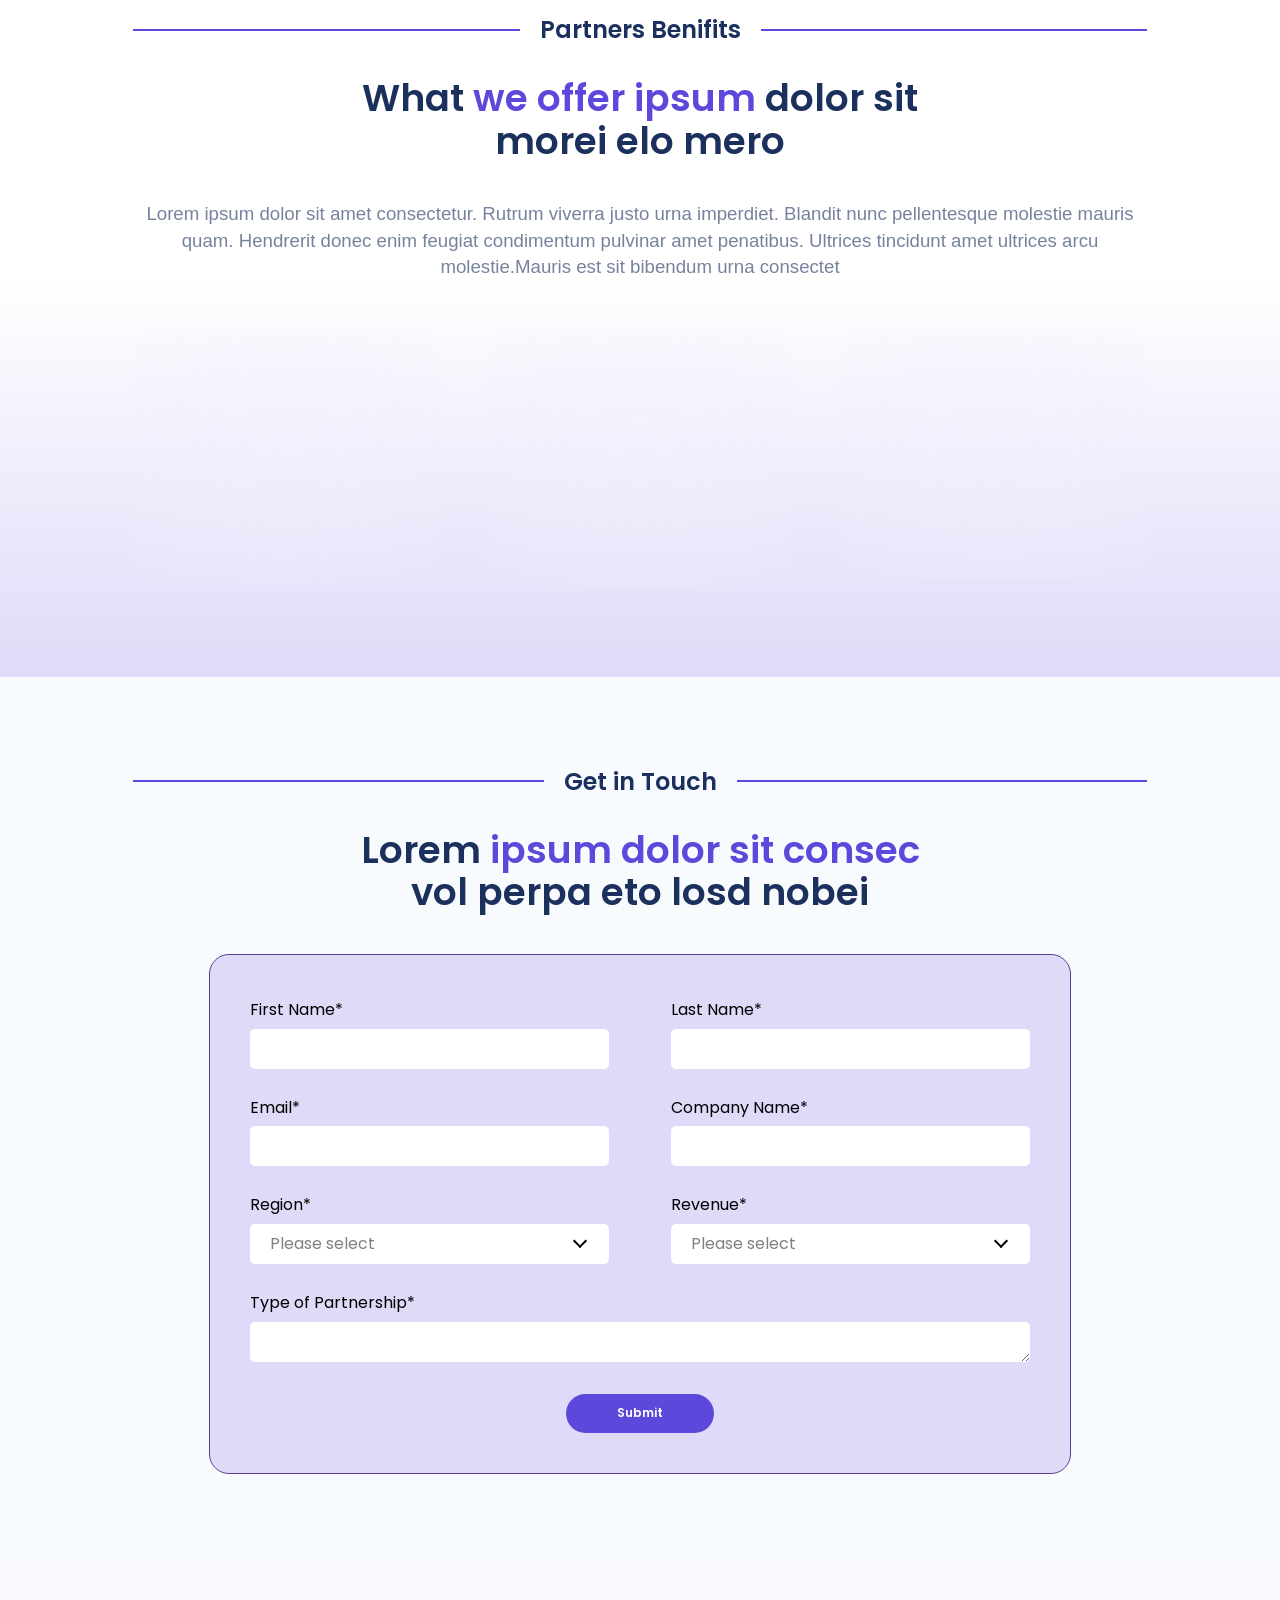
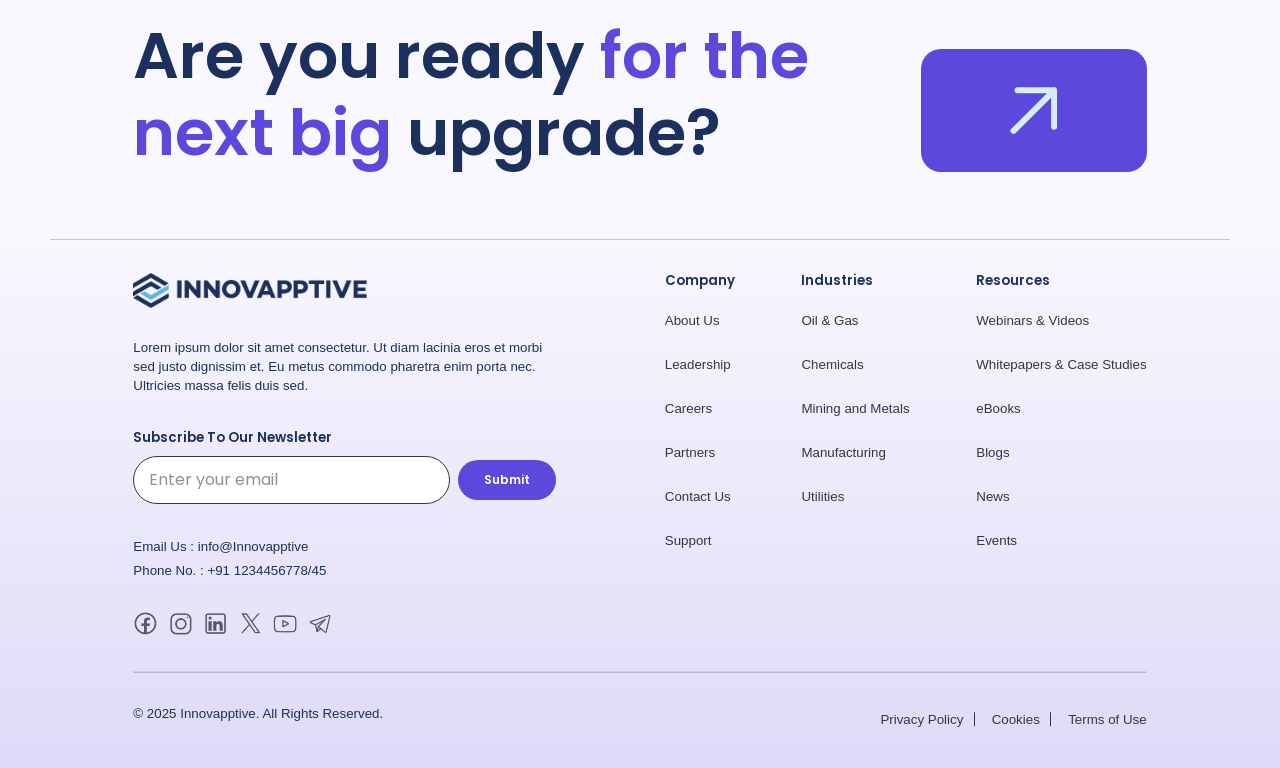
<file: partners.html>
<!DOCTYPE html>
<html lang="en">
<head>
    <meta charset="UTF-8">
    <meta name="viewport" content="width=device-width, initial-scale=1.0">
    <title>Innvoapptive</title>
    <link rel="stylesheet" href="css/custom-style.css">
</head>
<body>
  
    <header class="header_main">
        <div class="header_logo">
           <a href="#!"> <img src="images/logo.png" alt="logo"> </a>
        </div>

        <div class="right_menu">

          <div class="menu_part" id="my_menu">
            <ul>
              <li class="menu_dropdown"> <a href="#"> Providers</a> <button class="menu_arrow"></button>
                <div class="drop_down">
                  <div class="drop_down_inner">
                    <ul>
                      <li> <a href="#"> Operations Management </a> <button class="menu_arrow"></button>
                        <ul id="label_for" class="label_for">
                          <li> <a href="#"> Mobile Operator Rounds</a> 
                             <button class="menu_arrow"></button>
                             <div class="menu_data_main">
                                <div class="menu_image"> <img src="images/menu-image.png" alt=""> </div>
                                <div class="menu_data_cnt fs-20">
                                   <p>1Lorem ipsum dolor sit amet consectetur. Dolor ut pulvinar sed vivamus volutpat nibh quam. Eget tellus habitant ut ac nisi tristique etiam mi. </p> 

                                   <p> Lorem ipsum dolor sit amet consectetur. Dolor ut pulvinar sed vivamus volutpat nibh.</p>    
                                </div>
                             </div>
                          </li>
                          <li> <a href="#"> Shift Handovers </a> 
                            <button class="menu_arrow"></button>
                            <div class="menu_data_main">
                               <div class="menu_image"> <img src="images/menu-image.png" alt=""> </div>
                               <div class="menu_data_cnt fs-20">
                                  <p>2Lorem ipsum dolor sit amet consectetur. Dolor ut pulvinar sed vivamus volutpat nibh quam. Eget tellus habitant ut ac nisi tristique etiam mi. </p> 

                                  <p> Lorem ipsum dolor sit amet consectetur. Dolor ut pulvinar sed vivamus volutpat nibh.</p>    
                               </div>
                            </div>
                          </li>
                          <li> <a href="#"> Inspections </a> 
                            <button class="menu_arrow"></button>
                            <div class="menu_data_main">
                               <div class="menu_image"> <img src="images/menu-image.png" alt=""> </div>
                               <div class="menu_data_cnt fs-20">
                                  <p>3Lorem ipsum dolor sit amet consectetur. Dolor ut pulvinar sed vivamus volutpat nibh quam. Eget tellus habitant ut ac nisi tristique etiam mi. </p> 

                                  <p> Lorem ipsum dolor sit amet consectetur. Dolor ut pulvinar sed vivamus volutpat nibh.</p>    
                               </div>
                            </div>
                          </li>
                          <li> <a href="#"> Production & OEE Management </a> 
                            <button class="menu_arrow"></button>
                            <div class="menu_data_main">
                               <div class="menu_image"> <img src="images/menu-image.png" alt=""> </div>
                               <div class="menu_data_cnt fs-20">
                                  <p>4Lorem ipsum dolor sit amet consectetur. Dolor ut pulvinar sed vivamus volutpat nibh quam. Eget tellus habitant ut ac nisi tristique etiam mi. </p> 

                                  <p> Lorem ipsum dolor sit amet consectetur. Dolor ut pulvinar sed vivamus volutpat nibh.</p>    
                               </div>
                            </div>
                          </li>
                        </ul>
                      </li>

                      <li> <a href="#"> Maintenance Management</a> <button class="menu_arrow"></button>
                        <ul id="label_for" class="label_for">
                            <li> <a href="#"> Inherited Disease Genetics</a> 
                               <button class="menu_arrow"></button>
                               <div class="menu_data_main">
                                  <div class="menu_image"> <img src="images/menu-image.png" alt=""> </div>
                                  <div class="menu_data_cnt fs-20">
                                     <p>4Lorem ipsum dolor sit amet consectetur. Dolor ut pulvinar sed vivamus volutpat nibh quam. Eget tellus habitant ut ac nisi tristique etiam mi. </p> 
  
                                     <p> Lorem ipsum dolor sit amet consectetur. Dolor ut pulvinar sed vivamus volutpat nibh.</p>    
                                  </div>
                               </div>
                            </li>
                            <li> <a href="#"> Cancer Genetics</a> 
                              <button class="menu_arrow"></button>
                              <div class="menu_data_main">
                                 <div class="menu_image"> <img src="images/menu-image.png" alt=""> </div>
                                 <div class="menu_data_cnt fs-20">
                                    <p>5Lorem ipsum dolor sit amet consectetur. Dolor ut pulvinar sed vivamus volutpat nibh quam. Eget tellus habitant ut ac nisi tristique etiam mi. </p> 
  
                                    <p> Lorem ipsum dolor sit amet consectetur. Dolor ut pulvinar sed vivamus volutpat nibh.</p>    
                                 </div>
                              </div>
                            </li>
                            <li> <a href="#"> Infectious Disease Genetics</a> 
                              <button class="menu_arrow"></button>
                              <div class="menu_data_main">
                                 <div class="menu_image"> <img src="images/menu-image.png" alt=""> </div>
                                 <div class="menu_data_cnt fs-20">
                                    <p>6Lorem ipsum dolor sit amet consectetur. Dolor ut pulvinar sed vivamus volutpat nibh quam. Eget tellus habitant ut ac nisi tristique etiam mi. </p> 
  
                                    <p> Lorem ipsum dolor sit amet consectetur. Dolor ut pulvinar sed vivamus volutpat nibh.</p>    
                                 </div>
                              </div>
                            </li>
                          </ul>
                      </li>

                      <li> <a href="#"> Warehouse & Inventory </a> <button class="menu_arrow"></button>
                        <ul id="label_for" class="label_for">
                            <li> <a href="#"> Inherited Disease Genetics</a> 
                               <button class="menu_arrow"></button>
                               <div class="menu_data_main">
                                  <div class="menu_image"> <img src="images/menu-image.png" alt=""> </div>
                                  <div class="menu_data_cnt fs-20">
                                     <p>7Lorem ipsum dolor sit amet consectetur. Dolor ut pulvinar sed vivamus volutpat nibh quam. Eget tellus habitant ut ac nisi tristique etiam mi. </p> 
  
                                     <p> Lorem ipsum dolor sit amet consectetur. Dolor ut pulvinar sed vivamus volutpat nibh.</p>    
                                  </div>
                               </div>
                            </li>
                            <li> <a href="#"> Cancer Genetics</a> 
                              <button class="menu_arrow"></button>
                              <div class="menu_data_main">
                                 <div class="menu_image"> <img src="images/menu-image.png" alt=""> </div>
                                 <div class="menu_data_cnt fs-20">
                                    <p>8Lorem ipsum dolor sit amet consectetur. Dolor ut pulvinar sed vivamus volutpat nibh quam. Eget tellus habitant ut ac nisi tristique etiam mi. </p> 
  
                                    <p> Lorem ipsum dolor sit amet consectetur. Dolor ut pulvinar sed vivamus volutpat nibh.</p>    
                                 </div>
                              </div>
                            </li>
                            <li> <a href="#"> Infectious Disease Genetics</a> 
                              <button class="menu_arrow"></button>
                              <div class="menu_data_main">
                                 <div class="menu_image"> <img src="images/menu-image.png" alt=""> </div>
                                 <div class="menu_data_cnt fs-20">
                                    <p>9Lorem ipsum dolor sit amet consectetur. Dolor ut pulvinar sed vivamus volutpat nibh quam. Eget tellus habitant ut ac nisi tristique etiam mi. </p> 
  
                                    <p> Lorem ipsum dolor sit amet consectetur. Dolor ut pulvinar sed vivamus volutpat nibh.</p>    
                                 </div>
                              </div>
                            </li>
                          </ul>
                      </li>

                      <li> <a href="#"> EHS (Environment, Health, Safety) </a> <button class="menu_arrow"></button>
                        <ul id="label_for" class="label_for">
                            <li> <a href="#"> Inherited Disease Genetics</a> 
                               <button class="menu_arrow"></button>
                               <div class="menu_data_main">
                                  <div class="menu_image"> <img src="images/menu-image.png" alt=""> </div>
                                  <div class="menu_data_cnt fs-20">
                                     <p>7Lorem ipsum dolor sit amet consectetur. Dolor ut pulvinar sed vivamus volutpat nibh quam. Eget tellus habitant ut ac nisi tristique etiam mi. </p> 
  
                                     <p> Lorem ipsum dolor sit amet consectetur. Dolor ut pulvinar sed vivamus volutpat nibh.</p>    
                                  </div>
                               </div>
                            </li>
                            <li> <a href="#"> Cancer Genetics</a> 
                              <button class="menu_arrow"></button>
                              <div class="menu_data_main">
                                 <div class="menu_image"> <img src="images/menu-image.png" alt=""> </div>
                                 <div class="menu_data_cnt fs-20">
                                    <p>8Lorem ipsum dolor sit amet consectetur. Dolor ut pulvinar sed vivamus volutpat nibh quam. Eget tellus habitant ut ac nisi tristique etiam mi. </p> 
  
                                    <p> Lorem ipsum dolor sit amet consectetur. Dolor ut pulvinar sed vivamus volutpat nibh.</p>    
                                 </div>
                              </div>
                            </li>
                            <li> <a href="#"> Infectious Disease Genetics</a> 
                              <button class="menu_arrow"></button>
                              <div class="menu_data_main">
                                 <div class="menu_image"> <img src="images/menu-image.png" alt=""> </div>
                                 <div class="menu_data_cnt fs-20">
                                    <p>9Lorem ipsum dolor sit amet consectetur. Dolor ut pulvinar sed vivamus volutpat nibh quam. Eget tellus habitant ut ac nisi tristique etiam mi. </p> 
  
                                    <p> Lorem ipsum dolor sit amet consectetur. Dolor ut pulvinar sed vivamus volutpat nibh.</p>    
                                 </div>
                              </div>
                            </li>
                          </ul>
                      </li>
                      
                      <li><a href="#!"> Back Office</a></li>
                    </ul>
                  </div>
                </div>
              </li>
              <li><a href="#"> Patients</a></li>
              <li><a href="#"> About Us</a></li>
              <li><a href="#"> Partners</a></li>
              <li><a href="#"> Contact Us</a></li>
              
            </ul>
          </div>

          
          
        </div>

        <div class="right_menu_search">

            <div class="search_box">
                <ul>
                  <li class="search_header"> 
                      <button type="button" class="search-main search_btn"> 
                          <svg xmlns="http://www.w3.org/2000/svg" width="30" height="30" viewBox="0 0 30 30" fill="none">
                              <path d="M21.7492 21.4388L28 27.7348M25.1111 13.2904C25.1111 19.6724 19.9375 24.8459 13.5556 24.8459C7.1736 24.8459 2 19.6724 2 13.2904C2 6.90843 7.1736 1.73483 13.5556 1.73483C19.9375 1.73483 25.1111 6.90843 25.1111 13.2904Z" stroke="currentColor" stroke-width="3" stroke-linecap="round" stroke-linejoin="round"/>
                          </svg>
                      </button>


                  </li>
                </ul>
              </div>

              <div class="menu_btn">
                <a href="#!" class="bg_button"> Request Demo </a>
              </div>

              <div class="mobile_menu_toggle">
                <span></span>
                <span></span>
                <span></span>
              </div>

        </div>

        <div class="search-form-main">

            <div class="search-cross">
                <button type="button" class="search-main search_btn"> 
                <svg xmlns="http://www.w3.org/2000/svg" width="45" height="45" viewBox="0 0 45 45" fill="none">
                    <path d="M12.5438 30.5455C12.0166 31.0727 12.0166 31.9273 12.5438 32.4545C13.071 32.9818 13.9258 32.9818 14.453 32.4545L12.5438 30.5455ZM23.453 23.4545C23.9802 22.9273 23.9802 22.0727 23.453 21.5455C22.9258 21.0182 22.0711 21.0182 21.5439 21.5455L23.453 23.4545ZM21.5439 21.5455C21.0167 22.0727 21.0167 22.9273 21.5439 23.4545C22.0711 23.9818 22.9258 23.9818 23.453 23.4545L21.5439 21.5455ZM32.453 14.4546C32.9802 13.9274 32.9802 13.0726 32.453 12.5454C31.9258 12.0182 31.0711 12.0182 30.5439 12.5454L32.453 14.4546ZM23.453 21.5455C22.9258 21.0182 22.0711 21.0182 21.5439 21.5455C21.0167 22.0727 21.0167 22.9273 21.5439 23.4545L23.453 21.5455ZM30.5439 32.4545C31.0711 32.9818 31.9258 32.9818 32.453 32.4545C32.9802 31.9273 32.9802 31.0727 32.453 30.5455L30.5439 32.4545ZM21.5439 23.4545C22.0711 23.9818 22.9258 23.9818 23.453 23.4545C23.9802 22.9273 23.9802 22.0727 23.453 21.5455L21.5439 23.4545ZM14.453 12.5454C13.9258 12.0182 13.071 12.0182 12.5438 12.5454C12.0166 13.0726 12.0166 13.9274 12.5438 14.4546L14.453 12.5454ZM14.453 32.4545L23.453 23.4545L21.5439 21.5455L12.5438 30.5455L14.453 32.4545ZM23.453 23.4545L32.453 14.4546L30.5439 12.5454L21.5439 21.5455L23.453 23.4545ZM21.5439 23.4545L30.5439 32.4545L32.453 30.5455L23.453 21.5455L21.5439 23.4545ZM23.453 21.5455L14.453 12.5454L12.5438 14.4546L21.5439 23.4545L23.453 21.5455Z" fill="black"/>
                    </svg>
                    </button>
            </div>

            <h3>Find What You Need, Instantly!</h3>
            <form role="search" method="get" class="search-form" action="sitename.com/">
               <input type="search" class="search-field" placeholder="Search …" value="" name="s">
              
               <div class="search-form-bootom">
                <span>AI-powered solutions</span>
                <span>AI-powered solutions</span>
                <span>AI-powered solutions</span>
                <span>AI-powered solutions</span>
               </div>
            </form>
          </div>


    </header>
    
    <main>


        <section class="section_banner blog_banner">
            <div class="header_bg_img">
                <div class="container">
                    <div class="row banner_row">
                        <div class="col-12 col-sm-6">
                            <div class="header_text" data-aos="fade-right" data-aos-delay="200">
                                <h1 class="fs-64">Lorem ipsum <span>never been easier  </span>text here  for betterment  </h1>
                                <p class="fs-28"> Lorem ipsum dolor sit amet consectetur. Dolor ut pulvinar sed vivamus volutpat nibh quam.</p>
                                <div class="banner_button flex">
                                    <a href="javascipt:void(0);" class="bg_button"> Watch Video  <span><svg xmlns="http://www.w3.org/2000/svg" width="22" height="22" viewBox="0 0 22 22" fill="none">
                                        <path d="M19.6239 8.57318C21.569 9.63094 21.569 12.369 19.6239 13.4268L7.87958 19.8133C5.98917 20.8413 3.66602 19.5033 3.66602 17.3865V4.61347C3.66602 2.49669 5.98917 1.15866 7.87957 2.18667L19.6239 8.57318Z" fill="currentColor"></path>
                                      </svg> </span></a>
                                </div>
                            </div>
                        </div>

                        <div class="col-12 col-sm-6">
                            <div class="slider_wrapper" data-aos="fade-left" data-aos-delay="200">
                                <div class="">

                                    <div class="item">
                                          <!-- <div class="saving_bg1"> <img src="images/saving-img.png" alt=""> </div>
                                          <div class="saving_bg2"> <img src="images/total-saving-up.png" alt=""> </div> -->
                                          <img src="images/about-page/banner-img.png" alt="">
                                              <!-- <div class="video_content fs-28">
                                                <p><span> 521K Hours </span> dolor sit ame cello kit it</p>
                                              </div> -->
                                        </div>
                                </div>
                            </div>
                        </div>

                    </div>
                </div>
            </div>
        </section>

        <div class="seperator"></div>

   

        
   <section class="certification_section we_do_industry_partners">
    <div class="container">
                       <div class="title_one" data-aos="fade-up" data-aos-delay="100">
                         <h2 class="fs-56 title_bottom"> Lorem   <span>ipsum sadlr</span> eo trols cromal agtucieo trols cromal entul </h2>
                    </div>
                      
                          <div class="certification_slider">
                              <div>
                                  <div class="certification_img"> <img src="images/certification1.webp" alt=""> </div>
                              </div>
                              <div>
                                  <div class="certification_img"> <img src="images/certification2.webp" alt=""> </div>
                              </div>
                              <div>
                                  <div class="certification_img"> <img src="images/certification3.webp" alt=""> </div>
                              </div>
                              <div>
                                  <div class="certification_img"> <img src="images/certification4.webp" alt=""> </div>
                              </div>
                              <div>
                                  <div class="certification_img"> <img src="images/certification5.webp" alt=""> </div>
                              </div>
                              <div>
                                  <div class="certification_img"> <img src="images/certification6.webp" alt=""> </div>
                              </div>

                          </div>
                          </div>

              </section>

       
              <section class="home_testmonial partner_testmonial">
                <div class="container">
    
                <!-- <div class="image_circule_one"> <img src="images/home-page/testmonial_circule1.svg" alt=""> </div> -->
    
                <div class="image_circule_two"> <img src="images/home-page/testmonial_circule2.svg" alt=""> </div>
    
                <div class="title_testmonial">
                    <div class="title_two" data-aos="fade-right" data-aos-delay="200"> 
                        <div class="fs-36 title_two_up"> Our Partner  </div>
                        <div class="fs-56 title_two_bottom"> Lorem <span>ipsum sadlr</span> eo  </div>
                    </div>

                    <div class="title_btn" data-aos="fade-left" data-aos-delay="200"> 
                      <div class="testmonial_tab_up" data-aos="fade-up" data-aos-delay="200">
                        <ul>
                            <li class="testmonialclick"><a href="javascript:void();" data-tag="partner1" class="activelink">System Integrators (SI’s)</a></li>
                            <li class="testmonialclick"><a href="javascript:void();" data-tag="partner2">Technology Partners</a></li>
                            <li class="testmonialclick"><a href="javascript:void();" data-tag="partner3">Hardware Partners</a></li>
                            
                             
                        </ul>    
                    </div>
                     </div>
                </div>
    
              
                    
                <div class="testmonial_data_main" data-aos="fade-up" data-aos-delay="200">
                    <div class="testmoniallist" id="partner1">
                      <div class="partner-content">
                        <h2 class="fs-32">System Integrators (SI’s)</h2>
                        <p class="fs-24">Solve challenging problems faced by the world’s largest brands when you partner with us to customize and implement our industry leading products.</p>
                      </div>
                    
                     <div class="partner-row">
                      <div class="partner_box">
                        <img src="images/partners/logo1.webp" alt="" srcset="">
                      </div>
                      <div class="partner_box">
                        <img src="images/partners/logo2.webp" alt="" srcset="">
                      </div>
                      <div class="partner_box">
                        <img src="images/partners/logo3.webp" alt="" srcset="">
                      </div>
                      <div class="partner_box">
                        <img src="images/partners/logo4.webp" alt="" srcset="">
                      </div>
                      <div class="partner_box">
                        <img src="images/partners/logo1.webp" alt="" srcset="">
                      </div>
                     </div>
                    </div>
    
                    <div class="testmoniallist hide" id="partner2">
                      <div class="partner-content">
                        <h2 class="fs-32">System Integrators (SI’s)</h2>
                        <p class="fs-24">Solve challenging problems faced by the world’s largest brands when you partner with us to customize and implement our industry leading products.</p>
                      </div>
                          <div class="partner-row">
                      <div class="partner_box">
                        <img src="images/partners/logo1.webp" alt="" srcset="">
                      </div>
                      <div class="partner_box">
                        <img src="images/partners/logo2.webp" alt="" srcset="">
                      </div>
                      <div class="partner_box">
                        <img src="images/partners/logo3.webp" alt="" srcset="">
                      </div>
                      
                     </div>
                    </div>
    
                    <div class="testmoniallist hide" id="partner3">
                      <div class="partner-content">
                        <h2 class="fs-32">System Integrators (SI’s)</h2>
                        <p class="fs-24">Solve challenging problems faced by the world’s largest brands when you partner with us to customize and implement our industry leading products.</p>
                      </div>
                      <div class="partner-row">
                         <div class="partner_box">
                          <img src="images/partners/logo1.webp" alt="" srcset="">
                        </div>
                        <div class="partner_box">
                          <img src="images/partners/logo2.webp" alt="" srcset="">
                        </div>
                       </div>
                    </div>
    
                  
    
                    
    
                </div>   
    
    
    
                </div>
            </section>




            <section class="partners__section">
          <div class="container">
            <div class="step_two">
              <div class="title_one" data-aos="fade-down" data-aos-delay="200">
                <h3 class="fs-36 title_up"><span>Partners Benifits </span> </h3>
                <h2 class="fs-56 title_bottom"> What <span> we offer ipsum </span> dolor sit
                    morei elo mero </h2>
                    <p> Lorem ipsum dolor sit amet consectetur. Rutrum viverra justo urna imperdiet. Blandit nunc pellentesque molestie mauris quam. Hendrerit donec enim feugiat condimentum pulvinar amet penatibus. Ultrices tincidunt amet ultrices arcu molestie.Mauris est sit bibendum urna consectet </p>
            </div>
             
                  <ul class="service_list   fs-24" data-aos="fade-down" data-aos-delay="200">
                      <li>
                        
                          <div class="inner">
                              <a href="#" class="arrow"><img src="images/arrow.webp" alt=""></a>
                              <span class="icon">
                                  <img src="images/solution-maintenance.svg" alt="">
                              </span>
                              <h3 class="fs-32">Maintenance</h3>
                              <p>You disposal strongly quitting his endeavor two settling him. </p>

                              <div class="solution_shadow_one">
                                  <img src="images/solution-shadow-two.svg" alt="">
                              </div>
                              <div class="solution_shadow_two">
                                  <img src="images/solution-shadow-two.svg" alt="">
                              </div>
                          </div>
                         
                      </li>
                      <li>
                      
                          <div class="inner">
                              <a href="#" class="arrow"><img src="images/arrow.webp" alt=""></a>
                              <span class="icon">
                                  <img src="images/solution-operation.svg" alt="">
                              </span>
                              <h3 class="fs-32">Operations</h3>
                              <p>You disposal strongly quitting his endeavor two settling him.</p>
                              <div class="solution_shadow_one">
                                  <img src="images/solution-shadow-two.svg" alt="">
                              </div>
                              <div class="solution_shadow_two">
                                  <img src="images/solution-shadow-two.svg" alt="">
                              </div>
                          </div>
                      </li>
                      <li>
                          
                          <div class="inner">
                              <a href="#" class="arrow"><img src="images/arrow.webp" alt=""></a>
                              <span class="icon">
                                  <img src="images/solution-warehousing.svg" alt="">
                              </span>
                              <h3 class="fs-32">Warehousing</h3>
                              <p>You disposal strongly quitting his endeavor two settling him. </p>
                              <div class="solution_shadow_one">
                                  <img src="images/solution-shadow-two.svg" alt="">
                              </div>
                              <div class="solution_shadow_two">
                                  <img src="images/solution-shadow-two.svg" alt="">
                              </div>
                          </div>
                      </li>
                  </ul>
              
          </div>
    </div>
  </section>



 

  
  <section class="form_cotact_page become_partner_section">
    <div class="container">

      <div class="title_one">
          <h3 class="fs-36 title_up"><span> Get in Touch  </span> </h3>
          <h2 class="fs-56 title_bottom"> Lorem <span>ipsum dolor sit consec </span> vol perpa eto losd nobei </h2>
        </div>

        <div class="form_main" data-aos="fade-down" data-aos-delay="200">
          <form>
              <div class="form_inner">

                  <div class="form_left">
                      <label> First Name* </label>
                      <input type="text" id="" name="First Name">
                  </div>

                  <div class="form_left">
                      <label> Last Name* </label>
                      <input type="text" id="" name="Last Name">
                  </div>

                  <div class="form_left">
                      <label>Email* </label>
                      <input type="text" id="" name="Email">
                  </div>

                  <div class="form_left">
                      <label>Company Name*  </label>
                      <input type="number" id="" name="Company Name">
                  </div>

                  <div class="form_left">
                    <div class="form_left select_form">
                      <label> Region* </label>
                      <select id="" class="" name="country">
                          <option>Please select</option>
                          <option value="Afghanistan">Afghanistan</option>
                          <option value="Åland Islands">Åland Islands</option>
                          <option value="Albania">Albania</option>
                          <option value="Algeria">Algeria</option>
                          <option value="American Samoa">American Samoa</option>
                          <option value="Andorra">Andorra</option>
                          <option value="Angola">Angola</option>
                          <option value="Anguilla">Anguilla</option>
                      </select>
                  </div>
                  </div>

                  <div class="form_left">
                    <div class="form_left select_form">
                      <label> Revenue* </label>
                      <select id="" class="" name="country">
                          <option>Please select</option>
                          <option value="Afghanistan">Afghanistan</option>
                          <option value="Åland Islands">Åland Islands</option>
                          <option value="Albania">Albania</option>
                          <option value="Algeria">Algeria</option>
                          <option value="American Samoa">American Samoa</option>
                          <option value="Andorra">Andorra</option>
                          <option value="Angola">Angola</option>
                          <option value="Anguilla">Anguilla</option>
                      </select>
                  </div>
                  </div>

                  <div class="form_left text_area">
                      <label> Type of Partnership* </label>
                      <textarea id="" name="Message" placeholder="" rows="1" cols="50"></textarea>
                  </div>

                  <div class="form_button">
                    <button class="bg_button"> Submit </button>
                </div>

              </div>
          </form>
        </div>

    </div>
</section>



    </main>



    <footer class="footer">
        <div class="container">
            <div class="row footer_top">
                <div class="col-12">
                    <div class="upgrade_wrap">
                        <div class="upgrade_heading" data-aos="fade-right" data-aos-delay="200">
                            <h5 class="fs-96">Are you ready <span> for the next big </span> upgrade?</h5>
                        </div>
                        <div class="upgrade_btn" data-aos="fade-left" data-aos-delay="200">
                            <a href="#!">
                                <svg xmlns="http://www.w3.org/2000/svg" width="93" height="92" viewBox="0 0 93 92" fill="none">
                                    <path d="M6.96875 86L86.9688 6M86.9688 6H14.9688M86.9688 6V78" stroke="#D6EDF5" stroke-width="12" stroke-linecap="round" stroke-linejoin="round"/>
                                </svg>
                            </a>
                        </div>
                    </div>
                </div>
            </div>
        </div>
        <div class="seperator"></div>
        <div class="container">
            <div class="row footer_middle">
                <div class="col-12 col-sm-5">
                    <div class="footer_logo">
                        <a href="javaScript:void(0);"><img class="img-fluid" src="images/Innovapptive-logo.webp" alt="Logo"></a>
                        <div class="footer_tagline fs-20"><p>Lorem ipsum dolor sit amet consectetur. Ut diam lacinia eros et morbi sed justo dignissim et. Eu metus commodo pharetra enim porta nec. Ultricies massa felis duis sed.</p></div>
                    </div>

                    <div class="footer_subscribe">
                        <div class="footer_heading fs-20">Subscribe To Our Newsletter</div>
                        <form action="#">
                            <div class="subscribe_field">
                                <input class="form-field" type="email" placeholder="Enter your email">
                                <button class="bg_button">Submit</button>
                            </div>
                        </form>
                    </div>

                    <div class="footer_info">
                        <div class="footer_contact fs-20">Email Us : info@Innovapptive</div>
                        <div class="footer_contact fs-20">Phone No. : +91 1234456778/45</div>
                        <div class="footer_social">
                            <ul class="social_list">
                                <li><a href="jaavascript:void(0);"><img class="img-fluid" src="images/facebook.webp" alt="Facebook"></a></li>
                                <li><a href="jaavascript:void(0);"><img class="img-fluid" src="images/instagram_.webp" alt="Instagram"></a></li>
                                <li><a href="jaavascript:void(0);"><img class="img-fluid" src="images/linkedin.webp" alt="Linkedin"></a></li>
                                <li><a href="jaavascript:void(0);"><img class="img-fluid" src="images/twiter.webp" alt="Twitter"></a></li>
                                <li><a href="jaavascript:void(0);"><img class="img-fluid" src="images/youtube.webp" alt="YouTube"></a></li>
                                <li><a href="jaavascript:void(0);"><img class="img-fluid" src="images/telegram.webp" alt="telegram"></a></li>
                            </ul>
                        </div>
                    </div>
                </div>
                <div class="col-12 col-sm-7">
                    <div class="footer_nav">
                        <div class="footer_nav_wrap">
                            <div class="footer_col">
                                <div class="footer_heading fs-20">Company</div>
                                <div class="footer_links">
                                    <ul>
                                        <li class="fs-20"><a href="jaavascript:void(0);">About Us</a></li>
                                        <li class="fs-20"><a href="jaavascript:void(0);">Leadership</a></li>
                                        <li class="fs-20"><a href="jaavascript:void(0);">Careers</a></li>
                                        <li class="fs-20"><a href="jaavascript:void(0);">Partners</a></li>
                                        <li class="fs-20"><a href="jaavascript:void(0);">Contact Us</a></li>
                                        <li class="fs-20"><a href="jaavascript:void(0);">Support</a></li>
                                    </ul>
                                </div>
                            </div>
                            <div class="footer_col">
                                <div class="footer_heading fs-20">Industries</div>
                                <div class="footer_links">
                                    <ul>
                                        <li class="fs-20"><a href="jaavascript:void(0);">Oil & Gas</a></li>
                                        <li class="fs-20"><a href="jaavascript:void(0);">Chemicals</a></li>
                                        <li class="fs-20"><a href="jaavascript:void(0);">Mining and Metals</a></li>
                                        <li class="fs-20"><a href="jaavascript:void(0);">Manufacturing</a></li>
                                        <li class="fs-20"><a href="jaavascript:void(0);">Utilities</a></li>
                                    </ul>
                                </div>
                            </div>
                            <div class="footer_col">
                                <div class="footer_heading fs-20">Resources</div>
                                <div class="footer_links">
                                    <ul>
                                        <li class="fs-20"><a href="jaavascript:void(0);">Webinars & Videos</a></li>
                                        <li class="fs-20"><a href="jaavascript:void(0);">Whitepapers & Case Studies</a></li>
                                        <li class="fs-20"><a href="jaavascript:void(0);">eBooks</a></li>
                                        <li class="fs-20"><a href="jaavascript:void(0);">Blogs</a></li>
                                        <li class="fs-20"><a href="jaavascript:void(0);">News</a></li>
                                        <li class="fs-20"><a href="jaavascript:void(0);">Events</a></li>
                                    </ul>
                                </div>
                            </div>
                        </div>
                    </div>
                </div>
            </div>
            <hr>
            <div class="row footer_bottom">
                <div class="col-12 col-sm-6">
                    <div class="copyright fs-20"><p>&copy; 2025 Innovapptive. All Rights Reserved.</p></div>
                </div>
                <div class="col-12 col-sm-6">
                    <div class="footer_terms">
                        <a class="fs-20" href="jaavascript:void(0);">Privacy Policy</a>
                        <a class="fs-20" href="jaavascript:void(0);">Cookies</a>
                        <a class="fs-20" href="jaavascript:void(0);">Terms of Use</a>
                    </div>
                </div>
            </div>
        </div>
    </footer>



     <script src="js/jquery.min.js"></script>
     <script src="js/jquery.appear.js"></script> 
     <script src="js/jquery.odometer.min.js"></script> 
     <script src="js/slick.min.js"></script>
     <script src="js/aos.js"></script>
     <script src="js/custom-script.js"></script> 

     

  

     
</body>
</html>
</file>
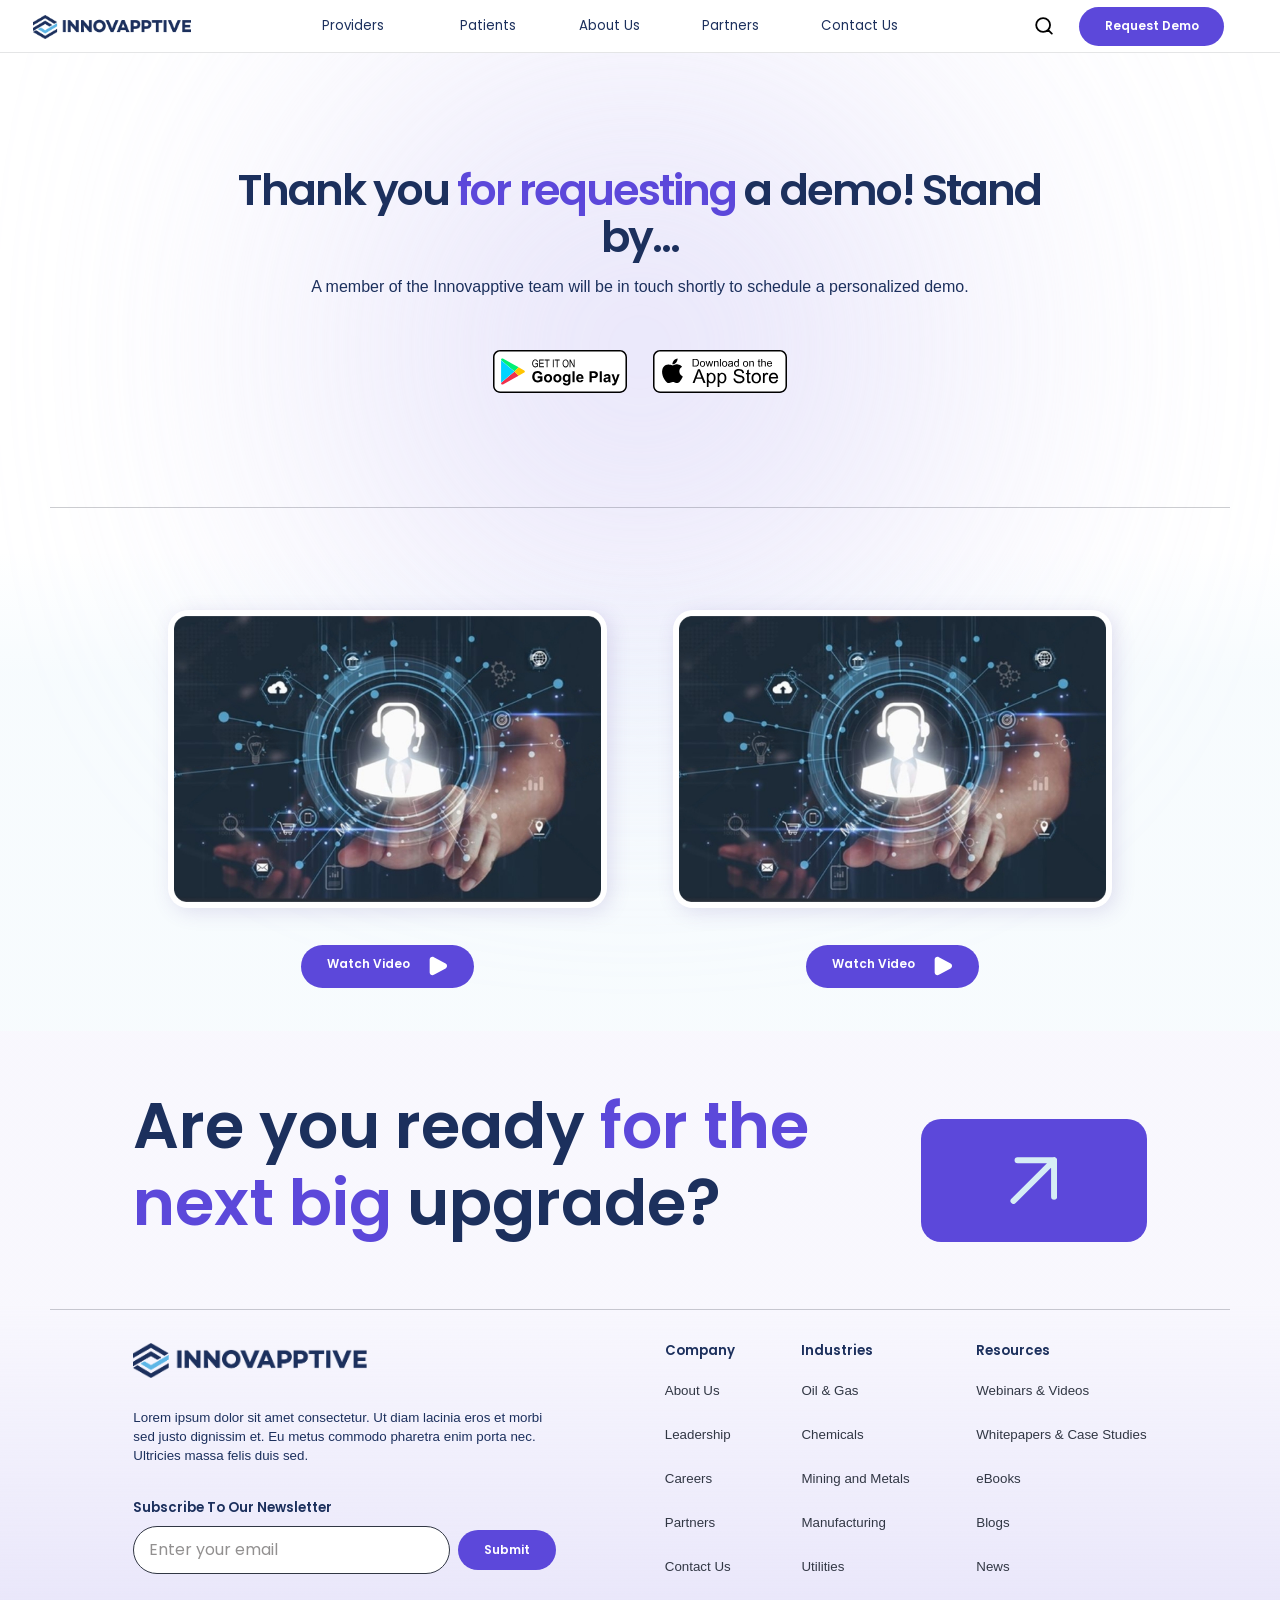
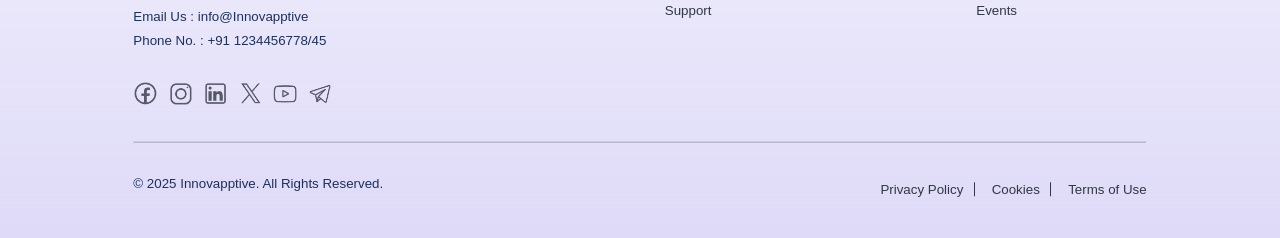
<file: thank-you.html>
<!DOCTYPE html>
<html lang="en">
<head>
    <meta charset="UTF-8">
    <meta name="viewport" content="width=device-width, initial-scale=1.0">
    <title>Innvoapptive</title>
    <link rel="stylesheet" href="css/custom-style.css">
    <link rel="stylesheet" href="css/thank-you.css">
</head>
<body>
  
    <header class="header_main">
        <div class="header_logo">
           <a href="#!"> <img src="images/logo.png" alt="logo"> </a>
        </div>

        <div class="right_menu">

          <div class="menu_part" id="my_menu">
            <ul>
              <li class="menu_dropdown"> <a href="#"> Providers</a> <button class="menu_arrow"></button>
                <div class="drop_down">
                  <div class="drop_down_inner">
                    <ul>
                      <li> <a href="#"> Operations Management </a> <button class="menu_arrow"></button>
                        <ul id="label_for" class="label_for">
                          <li> <a href="#"> Mobile Operator Rounds</a> 
                             <button class="menu_arrow"></button>
                             <div class="menu_data_main">
                                <div class="menu_image"> <img src="images/menu-image.png" alt=""> </div>
                                <div class="menu_data_cnt fs-20">
                                   <p>1Lorem ipsum dolor sit amet consectetur. Dolor ut pulvinar sed vivamus volutpat nibh quam. Eget tellus habitant ut ac nisi tristique etiam mi. </p> 

                                   <p> Lorem ipsum dolor sit amet consectetur. Dolor ut pulvinar sed vivamus volutpat nibh.</p>    
                                </div>
                             </div>
                          </li>
                          <li> <a href="#"> Shift Handovers </a> 
                            <button class="menu_arrow"></button>
                            <div class="menu_data_main">
                               <div class="menu_image"> <img src="images/menu-image.png" alt=""> </div>
                               <div class="menu_data_cnt fs-20">
                                  <p>2Lorem ipsum dolor sit amet consectetur. Dolor ut pulvinar sed vivamus volutpat nibh quam. Eget tellus habitant ut ac nisi tristique etiam mi. </p> 

                                  <p> Lorem ipsum dolor sit amet consectetur. Dolor ut pulvinar sed vivamus volutpat nibh.</p>    
                               </div>
                            </div>
                          </li>
                          <li> <a href="#"> Inspections </a> 
                            <button class="menu_arrow"></button>
                            <div class="menu_data_main">
                               <div class="menu_image"> <img src="images/menu-image.png" alt=""> </div>
                               <div class="menu_data_cnt fs-20">
                                  <p>3Lorem ipsum dolor sit amet consectetur. Dolor ut pulvinar sed vivamus volutpat nibh quam. Eget tellus habitant ut ac nisi tristique etiam mi. </p> 

                                  <p> Lorem ipsum dolor sit amet consectetur. Dolor ut pulvinar sed vivamus volutpat nibh.</p>    
                               </div>
                            </div>
                          </li>
                          <li> <a href="#"> Production & OEE Management </a> 
                            <button class="menu_arrow"></button>
                            <div class="menu_data_main">
                               <div class="menu_image"> <img src="images/menu-image.png" alt=""> </div>
                               <div class="menu_data_cnt fs-20">
                                  <p>4Lorem ipsum dolor sit amet consectetur. Dolor ut pulvinar sed vivamus volutpat nibh quam. Eget tellus habitant ut ac nisi tristique etiam mi. </p> 

                                  <p> Lorem ipsum dolor sit amet consectetur. Dolor ut pulvinar sed vivamus volutpat nibh.</p>    
                               </div>
                            </div>
                          </li>
                        </ul>
                      </li>

                      <li> <a href="#"> Maintenance Management</a> <button class="menu_arrow"></button>
                        <ul id="label_for" class="label_for">
                            <li> <a href="#"> Inherited Disease Genetics</a> 
                               <button class="menu_arrow"></button>
                               <div class="menu_data_main">
                                  <div class="menu_image"> <img src="images/menu-image.png" alt=""> </div>
                                  <div class="menu_data_cnt fs-20">
                                     <p>4Lorem ipsum dolor sit amet consectetur. Dolor ut pulvinar sed vivamus volutpat nibh quam. Eget tellus habitant ut ac nisi tristique etiam mi. </p> 
  
                                     <p> Lorem ipsum dolor sit amet consectetur. Dolor ut pulvinar sed vivamus volutpat nibh.</p>    
                                  </div>
                               </div>
                            </li>
                            <li> <a href="#"> Cancer Genetics</a> 
                              <button class="menu_arrow"></button>
                              <div class="menu_data_main">
                                 <div class="menu_image"> <img src="images/menu-image.png" alt=""> </div>
                                 <div class="menu_data_cnt fs-20">
                                    <p>5Lorem ipsum dolor sit amet consectetur. Dolor ut pulvinar sed vivamus volutpat nibh quam. Eget tellus habitant ut ac nisi tristique etiam mi. </p> 
  
                                    <p> Lorem ipsum dolor sit amet consectetur. Dolor ut pulvinar sed vivamus volutpat nibh.</p>    
                                 </div>
                              </div>
                            </li>
                            <li> <a href="#"> Infectious Disease Genetics</a> 
                              <button class="menu_arrow"></button>
                              <div class="menu_data_main">
                                 <div class="menu_image"> <img src="images/menu-image.png" alt=""> </div>
                                 <div class="menu_data_cnt fs-20">
                                    <p>6Lorem ipsum dolor sit amet consectetur. Dolor ut pulvinar sed vivamus volutpat nibh quam. Eget tellus habitant ut ac nisi tristique etiam mi. </p> 
  
                                    <p> Lorem ipsum dolor sit amet consectetur. Dolor ut pulvinar sed vivamus volutpat nibh.</p>    
                                 </div>
                              </div>
                            </li>
                          </ul>
                      </li>

                      <li> <a href="#"> Warehouse & Inventory </a> <button class="menu_arrow"></button>
                        <ul id="label_for" class="label_for">
                            <li> <a href="#"> Inherited Disease Genetics</a> 
                               <button class="menu_arrow"></button>
                               <div class="menu_data_main">
                                  <div class="menu_image"> <img src="images/menu-image.png" alt=""> </div>
                                  <div class="menu_data_cnt fs-20">
                                     <p>7Lorem ipsum dolor sit amet consectetur. Dolor ut pulvinar sed vivamus volutpat nibh quam. Eget tellus habitant ut ac nisi tristique etiam mi. </p> 
  
                                     <p> Lorem ipsum dolor sit amet consectetur. Dolor ut pulvinar sed vivamus volutpat nibh.</p>    
                                  </div>
                               </div>
                            </li>
                            <li> <a href="#"> Cancer Genetics</a> 
                              <button class="menu_arrow"></button>
                              <div class="menu_data_main">
                                 <div class="menu_image"> <img src="images/menu-image.png" alt=""> </div>
                                 <div class="menu_data_cnt fs-20">
                                    <p>8Lorem ipsum dolor sit amet consectetur. Dolor ut pulvinar sed vivamus volutpat nibh quam. Eget tellus habitant ut ac nisi tristique etiam mi. </p> 
  
                                    <p> Lorem ipsum dolor sit amet consectetur. Dolor ut pulvinar sed vivamus volutpat nibh.</p>    
                                 </div>
                              </div>
                            </li>
                            <li> <a href="#"> Infectious Disease Genetics</a> 
                              <button class="menu_arrow"></button>
                              <div class="menu_data_main">
                                 <div class="menu_image"> <img src="images/menu-image.png" alt=""> </div>
                                 <div class="menu_data_cnt fs-20">
                                    <p>9Lorem ipsum dolor sit amet consectetur. Dolor ut pulvinar sed vivamus volutpat nibh quam. Eget tellus habitant ut ac nisi tristique etiam mi. </p> 
  
                                    <p> Lorem ipsum dolor sit amet consectetur. Dolor ut pulvinar sed vivamus volutpat nibh.</p>    
                                 </div>
                              </div>
                            </li>
                          </ul>
                      </li>

                      <li> <a href="#"> EHS (Environment, Health, Safety) </a> <button class="menu_arrow"></button>
                        <ul id="label_for" class="label_for">
                            <li> <a href="#"> Inherited Disease Genetics</a> 
                               <button class="menu_arrow"></button>
                               <div class="menu_data_main">
                                  <div class="menu_image"> <img src="images/menu-image.png" alt=""> </div>
                                  <div class="menu_data_cnt fs-20">
                                     <p>7Lorem ipsum dolor sit amet consectetur. Dolor ut pulvinar sed vivamus volutpat nibh quam. Eget tellus habitant ut ac nisi tristique etiam mi. </p> 
  
                                     <p> Lorem ipsum dolor sit amet consectetur. Dolor ut pulvinar sed vivamus volutpat nibh.</p>    
                                  </div>
                               </div>
                            </li>
                            <li> <a href="#"> Cancer Genetics</a> 
                              <button class="menu_arrow"></button>
                              <div class="menu_data_main">
                                 <div class="menu_image"> <img src="images/menu-image.png" alt=""> </div>
                                 <div class="menu_data_cnt fs-20">
                                    <p>8Lorem ipsum dolor sit amet consectetur. Dolor ut pulvinar sed vivamus volutpat nibh quam. Eget tellus habitant ut ac nisi tristique etiam mi. </p> 
  
                                    <p> Lorem ipsum dolor sit amet consectetur. Dolor ut pulvinar sed vivamus volutpat nibh.</p>    
                                 </div>
                              </div>
                            </li>
                            <li> <a href="#"> Infectious Disease Genetics</a> 
                              <button class="menu_arrow"></button>
                              <div class="menu_data_main">
                                 <div class="menu_image"> <img src="images/menu-image.png" alt=""> </div>
                                 <div class="menu_data_cnt fs-20">
                                    <p>9Lorem ipsum dolor sit amet consectetur. Dolor ut pulvinar sed vivamus volutpat nibh quam. Eget tellus habitant ut ac nisi tristique etiam mi. </p> 
  
                                    <p> Lorem ipsum dolor sit amet consectetur. Dolor ut pulvinar sed vivamus volutpat nibh.</p>    
                                 </div>
                              </div>
                            </li>
                          </ul>
                      </li>
                      
                      <li><a href="#!"> Back Office</a></li>
                    </ul>
                  </div>
                </div>
              </li>
              <li><a href="#"> Patients</a></li>
              <li><a href="#"> About Us</a></li>
              <li><a href="#"> Partners</a></li>
              <li><a href="#"> Contact Us</a></li>
              
            </ul>
          </div>

          
          
        </div>

        <div class="right_menu_search">

            <div class="search_box">
                <ul>
                  <li class="search_header"> 
                      <button type="button" class="search-main search_btn"> 
                          <svg xmlns="http://www.w3.org/2000/svg" width="30" height="30" viewBox="0 0 30 30" fill="none">
                              <path d="M21.7492 21.4388L28 27.7348M25.1111 13.2904C25.1111 19.6724 19.9375 24.8459 13.5556 24.8459C7.1736 24.8459 2 19.6724 2 13.2904C2 6.90843 7.1736 1.73483 13.5556 1.73483C19.9375 1.73483 25.1111 6.90843 25.1111 13.2904Z" stroke="currentColor" stroke-width="3" stroke-linecap="round" stroke-linejoin="round"/>
                          </svg>
                      </button>


                  </li>
                </ul>
              </div>

              <div class="menu_btn">
                <a href="#!" class="bg_button"> Request Demo </a>
              </div>

              <div class="mobile_menu_toggle">
                <span></span>
                <span></span>
                <span></span>
              </div>

        </div>

        <div class="search-form-main">

            <div class="search-cross">
                <button type="button" class="search-main search_btn"> 
                <svg xmlns="http://www.w3.org/2000/svg" width="45" height="45" viewBox="0 0 45 45" fill="none">
                    <path d="M12.5438 30.5455C12.0166 31.0727 12.0166 31.9273 12.5438 32.4545C13.071 32.9818 13.9258 32.9818 14.453 32.4545L12.5438 30.5455ZM23.453 23.4545C23.9802 22.9273 23.9802 22.0727 23.453 21.5455C22.9258 21.0182 22.0711 21.0182 21.5439 21.5455L23.453 23.4545ZM21.5439 21.5455C21.0167 22.0727 21.0167 22.9273 21.5439 23.4545C22.0711 23.9818 22.9258 23.9818 23.453 23.4545L21.5439 21.5455ZM32.453 14.4546C32.9802 13.9274 32.9802 13.0726 32.453 12.5454C31.9258 12.0182 31.0711 12.0182 30.5439 12.5454L32.453 14.4546ZM23.453 21.5455C22.9258 21.0182 22.0711 21.0182 21.5439 21.5455C21.0167 22.0727 21.0167 22.9273 21.5439 23.4545L23.453 21.5455ZM30.5439 32.4545C31.0711 32.9818 31.9258 32.9818 32.453 32.4545C32.9802 31.9273 32.9802 31.0727 32.453 30.5455L30.5439 32.4545ZM21.5439 23.4545C22.0711 23.9818 22.9258 23.9818 23.453 23.4545C23.9802 22.9273 23.9802 22.0727 23.453 21.5455L21.5439 23.4545ZM14.453 12.5454C13.9258 12.0182 13.071 12.0182 12.5438 12.5454C12.0166 13.0726 12.0166 13.9274 12.5438 14.4546L14.453 12.5454ZM14.453 32.4545L23.453 23.4545L21.5439 21.5455L12.5438 30.5455L14.453 32.4545ZM23.453 23.4545L32.453 14.4546L30.5439 12.5454L21.5439 21.5455L23.453 23.4545ZM21.5439 23.4545L30.5439 32.4545L32.453 30.5455L23.453 21.5455L21.5439 23.4545ZM23.453 21.5455L14.453 12.5454L12.5438 14.4546L21.5439 23.4545L23.453 21.5455Z" fill="black"/>
                    </svg>
                    </button>
            </div>

            <h3>Find What You Need, Instantly!</h3>
            <form role="search" method="get" class="search-form" action="sitename.com/">
               <input type="search" class="search-field" placeholder="Search …" value="" name="s">
              
               <div class="search-form-bootom">
                <span>AI-powered solutions</span>
                <span>AI-powered solutions</span>
                <span>AI-powered solutions</span>
                <span>AI-powered solutions</span>
               </div>
            </form>
          </div>


    </header>
    
    <main>


        <section class="section_banner blog_banner thank_you_section">
            <div class="header_bg_img">
                <div class="container">
                    <div class="row banner_row">
                        <div class="col-12 col-sm-12 thank_you_row">
                            <div class="header_text" data-aos="fade-right" data-aos-delay="200">
                                <h1 class="fs-64">Thank you   <span>for requesting</span> a demo! Stand by... </h1>
                                <p class="fs-24"> A member of the Innovapptive team will be in touch shortly to schedule a personalized demo.</p>
                            
                            <div class="social_networking_inner flex">
                              <div class="social_networking_col">
                                <a href="#">
                                  <img src="images/google-pay.svg" alt="">
                                </a>
                              </div>
                              <div class="social_networking_col">
                                <a href="#">
                                  <img src="images/app-store.svg" alt="">
                                </a>
                              </div>
                            </div>

                          </div>
                        </div>

                    </div>
                </div>
            </div>
        </section>

        <div class="seperator thank_you_seperator"></div>

        <section class="demo_video_section">
          <div class="container">
            <div class="demo_video_inner flex">
              <div class="demo_video_col aos-init aos-animate" data-aos="fade-left" data-aos-delay="200">
        
                <div class="video_cover">
                  <div class="video_thumbnail">
        
                    <img class="img-fluid" src="images/demo-video-img.jpg" alt="">
                  </div>
                </div>
        
                <div class="banner_button flex">
                  <a href="javascipt:void(0);" class="bg_button popup_btn"> Watch Video <span><svg xmlns="http://www.w3.org/2000/svg"
                        width="22" height="22" viewBox="0 0 22 22" fill="none">
                        <path
                          d="M19.6239 8.57318C21.569 9.63094 21.569 12.369 19.6239 13.4268L7.87958 19.8133C5.98917 20.8413 3.66602 19.5033 3.66602 17.3865V4.61347C3.66602 2.49669 5.98917 1.15866 7.87957 2.18667L19.6239 8.57318Z"
                          fill="currentColor"></path>
                      </svg> </span></a>
                </div>
        
              </div>
        
              <div class="demo_video_col aos-init aos-animate" data-aos="fade-left" data-aos-delay="200">
        
                <div class="video_cover">
                  <div class="video_thumbnail">
        
                    <img class="img-fluid" src="images/demo-video-img.jpg" alt="">
                  </div>
                </div>
        
                <div class="banner_button flex">
                  <a href="javascipt:void(0); popup_btn" class="bg_button popup_btn"> Watch Video <span><svg xmlns="http://www.w3.org/2000/svg"
                        width="22" height="22" viewBox="0 0 22 22" fill="none">
                        <path
                          d="M19.6239 8.57318C21.569 9.63094 21.569 12.369 19.6239 13.4268L7.87958 19.8133C5.98917 20.8413 3.66602 19.5033 3.66602 17.3865V4.61347C3.66602 2.49669 5.98917 1.15866 7.87957 2.18667L19.6239 8.57318Z"
                          fill="currentColor"></path>
                      </svg> </span></a>
                </div>
        
              </div>
            </div>
          </div>
        </section>


        <!-- Video Popup -->
      <div class="thanks_you_popup_overlay popup_main" >
        <div class="popup_box popup__content">
          <div class="close" onclick="closePopup()">
            <span></span>
            <span></span>
        </div>
        <iframe  src="https://www.youtube.com/embed/HkvZFB-7uF0?si=1Owu9nj8Z_j1os0o" title="YouTube video player" frameborder="0" allow="accelerometer; autoplay; clipboard-write; encrypted-media; gyroscope; picture-in-picture; web-share" referrerpolicy="strict-origin-when-cross-origin" allowfullscreen></iframe>


        </div>
      </div>
    </main>



    <footer class="footer">
        <div class="container">
            <div class="row footer_top">
                <div class="col-12">
                    <div class="upgrade_wrap">
                        <div class="upgrade_heading" data-aos="fade-right" data-aos-delay="200">
                            <h5 class="fs-96">Are you ready <span> for the next big </span> upgrade?</h5>
                        </div>
                        <div class="upgrade_btn" data-aos="fade-left" data-aos-delay="200">
                            <a href="#!">
                                <svg xmlns="http://www.w3.org/2000/svg" width="93" height="92" viewBox="0 0 93 92" fill="none">
                                    <path d="M6.96875 86L86.9688 6M86.9688 6H14.9688M86.9688 6V78" stroke="#D6EDF5" stroke-width="12" stroke-linecap="round" stroke-linejoin="round"/>
                                </svg>
                            </a>
                        </div>
                    </div>
                </div>
            </div>
        </div>
        <div class="seperator"></div>
        <div class="container">
            <div class="row footer_middle">
                <div class="col-12 col-sm-5">
                    <div class="footer_logo">
                        <a href="javaScript:void(0);"><img class="img-fluid" src="images/Innovapptive-logo.webp" alt="Logo"></a>
                        <div class="footer_tagline fs-20"><p>Lorem ipsum dolor sit amet consectetur. Ut diam lacinia eros et morbi sed justo dignissim et. Eu metus commodo pharetra enim porta nec. Ultricies massa felis duis sed.</p></div>
                    </div>

                    <div class="footer_subscribe">
                        <div class="footer_heading fs-20">Subscribe To Our Newsletter</div>
                        <form action="#">
                            <div class="subscribe_field">
                                <input class="form-field" type="email" placeholder="Enter your email">
                                <button class="bg_button">Submit</button>
                            </div>
                        </form>
                    </div>

                    <div class="footer_info">
                        <div class="footer_contact fs-20">Email Us : info@Innovapptive</div>
                        <div class="footer_contact fs-20">Phone No. : +91 1234456778/45</div>
                        <div class="footer_social">
                            <ul class="social_list">
                                <li><a href="jaavascript:void(0);"><img class="img-fluid" src="images/facebook.webp" alt="Facebook"></a></li>
                                <li><a href="jaavascript:void(0);"><img class="img-fluid" src="images/instagram_.webp" alt="Instagram"></a></li>
                                <li><a href="jaavascript:void(0);"><img class="img-fluid" src="images/linkedin.webp" alt="Linkedin"></a></li>
                                <li><a href="jaavascript:void(0);"><img class="img-fluid" src="images/twiter.webp" alt="Twitter"></a></li>
                                <li><a href="jaavascript:void(0);"><img class="img-fluid" src="images/youtube.webp" alt="YouTube"></a></li>
                                <li><a href="jaavascript:void(0);"><img class="img-fluid" src="images/telegram.webp" alt="telegram"></a></li>
                            </ul>
                        </div>
                    </div>
                </div>
                <div class="col-12 col-sm-7">
                    <div class="footer_nav">
                        <div class="footer_nav_wrap">
                            <div class="footer_col">
                                <div class="footer_heading fs-20">Company</div>
                                <div class="footer_links">
                                    <ul>
                                        <li class="fs-20"><a href="jaavascript:void(0);">About Us</a></li>
                                        <li class="fs-20"><a href="jaavascript:void(0);">Leadership</a></li>
                                        <li class="fs-20"><a href="jaavascript:void(0);">Careers</a></li>
                                        <li class="fs-20"><a href="jaavascript:void(0);">Partners</a></li>
                                        <li class="fs-20"><a href="jaavascript:void(0);">Contact Us</a></li>
                                        <li class="fs-20"><a href="jaavascript:void(0);">Support</a></li>
                                    </ul>
                                </div>
                            </div>
                            <div class="footer_col">
                                <div class="footer_heading fs-20">Industries</div>
                                <div class="footer_links">
                                    <ul>
                                        <li class="fs-20"><a href="jaavascript:void(0);">Oil & Gas</a></li>
                                        <li class="fs-20"><a href="jaavascript:void(0);">Chemicals</a></li>
                                        <li class="fs-20"><a href="jaavascript:void(0);">Mining and Metals</a></li>
                                        <li class="fs-20"><a href="jaavascript:void(0);">Manufacturing</a></li>
                                        <li class="fs-20"><a href="jaavascript:void(0);">Utilities</a></li>
                                    </ul>
                                </div>
                            </div>
                            <div class="footer_col">
                                <div class="footer_heading fs-20">Resources</div>
                                <div class="footer_links">
                                    <ul>
                                        <li class="fs-20"><a href="jaavascript:void(0);">Webinars & Videos</a></li>
                                        <li class="fs-20"><a href="jaavascript:void(0);">Whitepapers & Case Studies</a></li>
                                        <li class="fs-20"><a href="jaavascript:void(0);">eBooks</a></li>
                                        <li class="fs-20"><a href="jaavascript:void(0);">Blogs</a></li>
                                        <li class="fs-20"><a href="jaavascript:void(0);">News</a></li>
                                        <li class="fs-20"><a href="jaavascript:void(0);">Events</a></li>
                                    </ul>
                                </div>
                            </div>
                        </div>
                    </div>
                </div>
            </div>
            <hr>
            <div class="row footer_bottom">
                <div class="col-12 col-sm-6">
                    <div class="copyright fs-20"><p>&copy; 2025 Innovapptive. All Rights Reserved.</p></div>
                </div>
                <div class="col-12 col-sm-6">
                    <div class="footer_terms">
                        <a class="fs-20" href="jaavascript:void(0);">Privacy Policy</a>
                        <a class="fs-20" href="jaavascript:void(0);">Cookies</a>
                        <a class="fs-20" href="jaavascript:void(0);">Terms of Use</a>
                    </div>
                </div>
            </div>
        </div>
    </footer>



     <script src="js/jquery.min.js"></script>
     <script src="js/jquery.appear.js"></script> 
     <script src="js/jquery.odometer.min.js"></script> 
     <script src="js/slick.min.js"></script>
     <script src="js/aos.js"></script>
     <script src="js/custom-script.js"></script> 

     <script>
    //        const popupOverlay = document.querySelector(".thanks_you_popup_overlay");
    //     const popupVideo = document.getElementById("popup_video");
    //     const closePopup = document.querySelector(".close_popup");

    //     document.querySelectorAll(".popup_btn").forEach(button => {
    //         button.addEventListener("click", function () {
    //             let videoUrl = this.getAttribute("data-video");
    //             popupVideo.src = videoUrl + "?autoplay=1";
    //             popupOverlay.style.display = "flex";
    //         });
    //     });

    //     closePopup.addEventListener("click", function () {
    //         popupOverlay.style.display = "none";
    //         popupVideo.src = "";
    //     });

    //     popupOverlay.addEventListener("click", function (event) {
    //         if (event.target === popupOverlay) {
    //             popupOverlay.style.display = "none";
    //             popupVideo.src = "";
    //         }
    // });

    $(".popup_btn").click(() => { $(".popup_main").fadeIn(500); });
    $(".close, .popup_main").click(function (e) {
        if ($(e.target).hasClass("popup_main") || $(e.target).hasClass("close")) {
            $(".popup_main").fadeOut(500);
        }
    });
     </script>

  

     
</body>
</html>
</file>
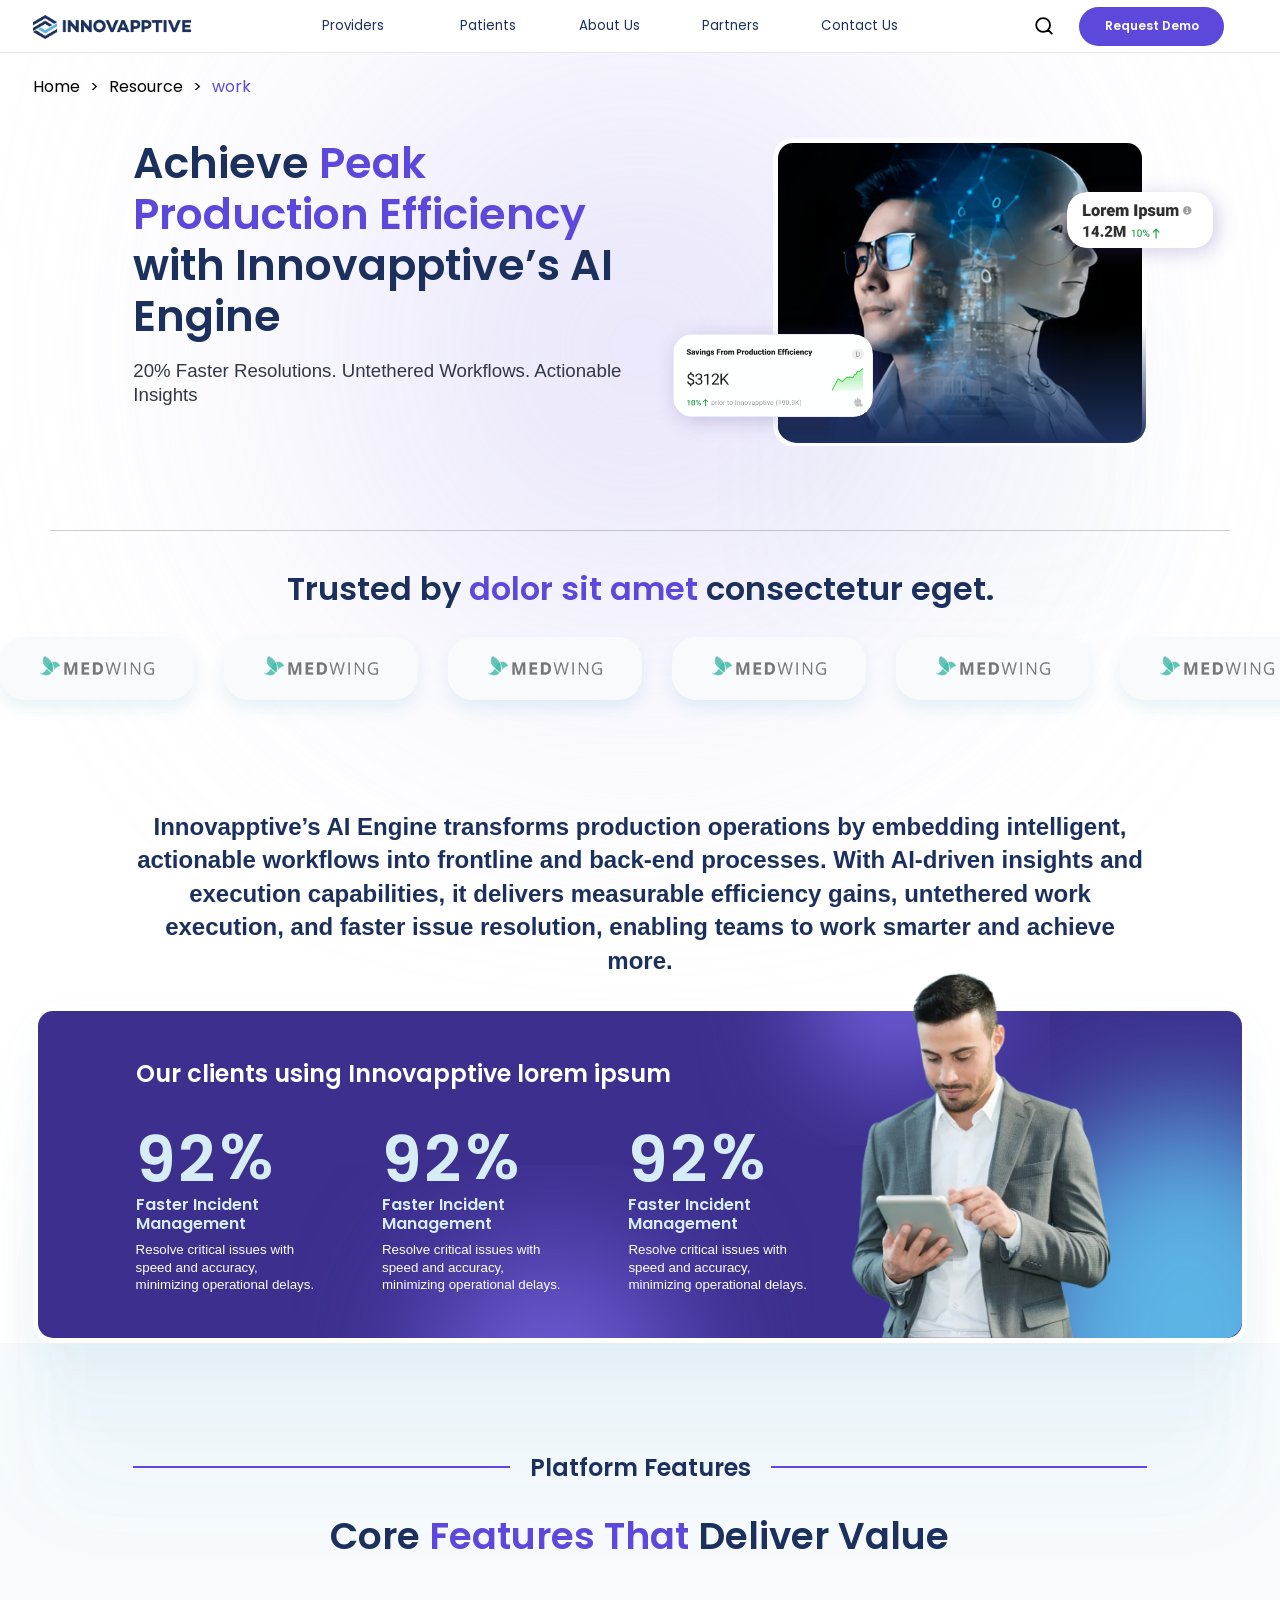
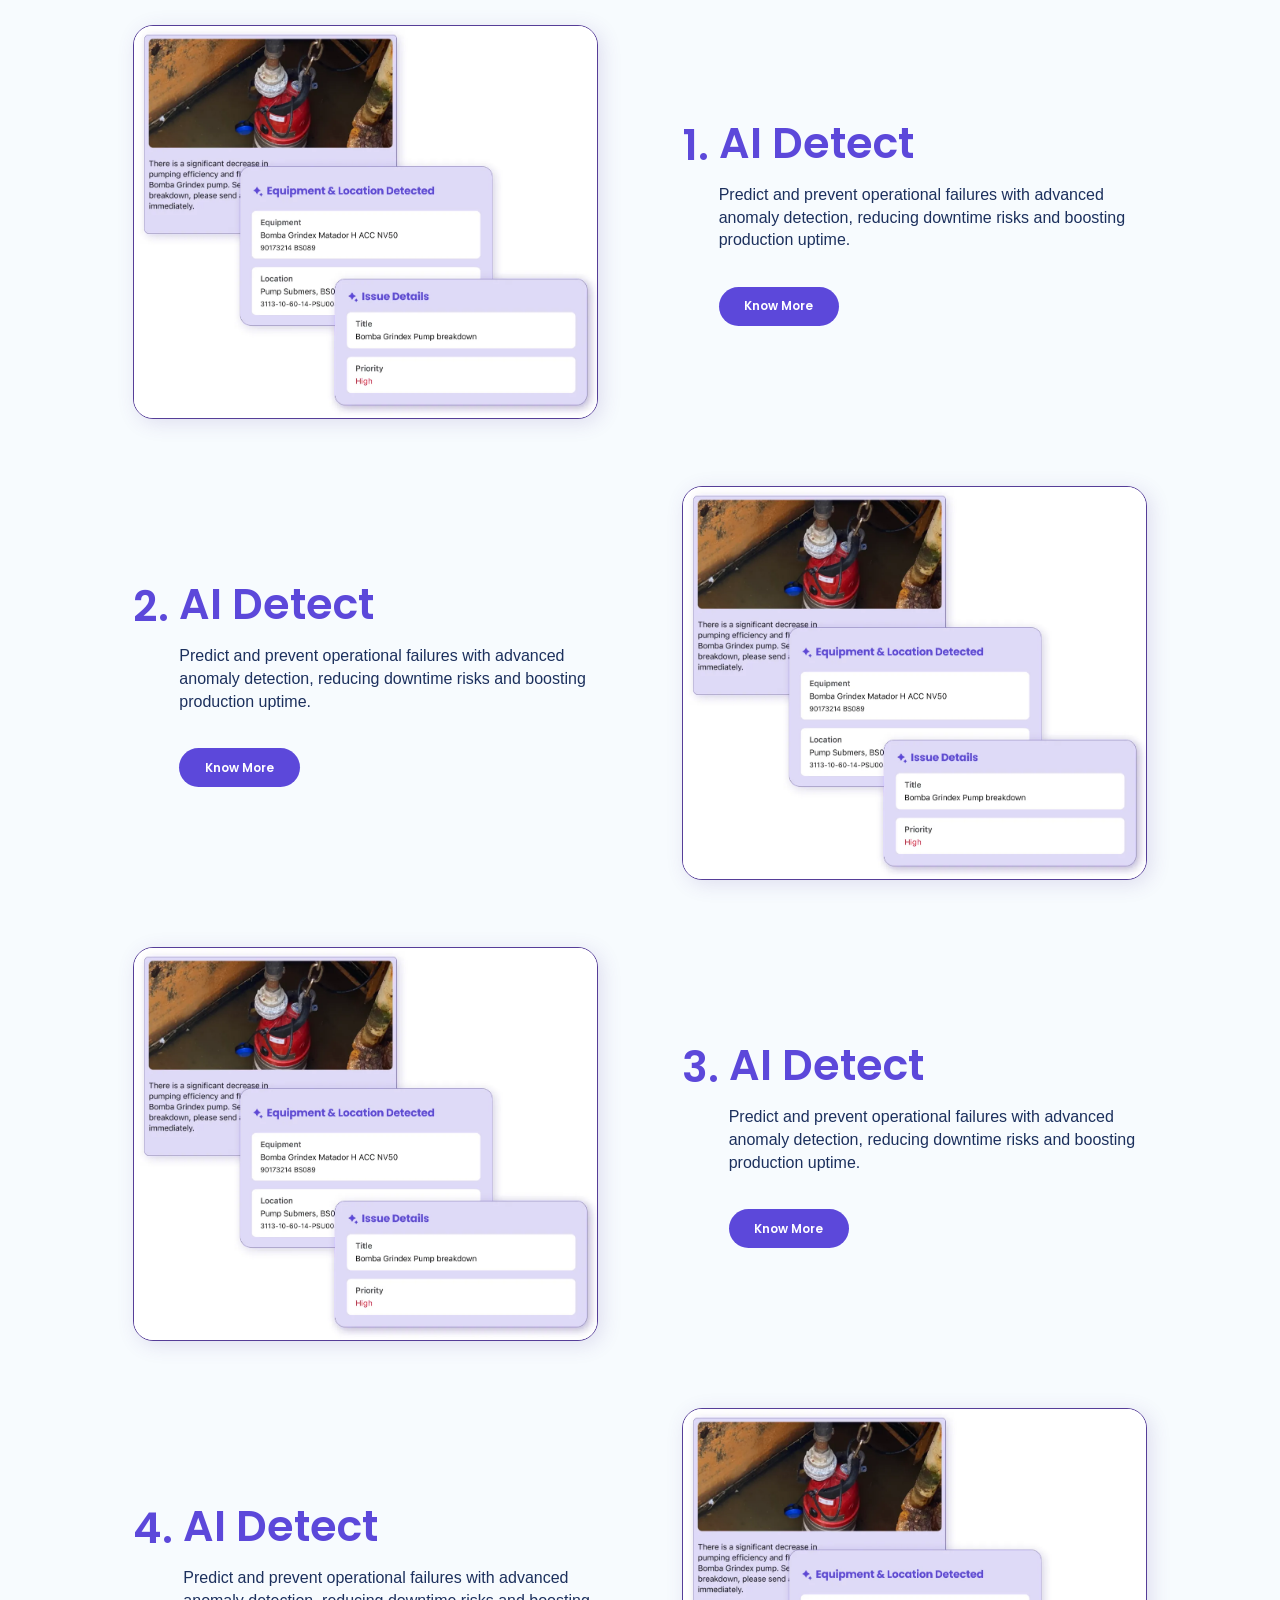
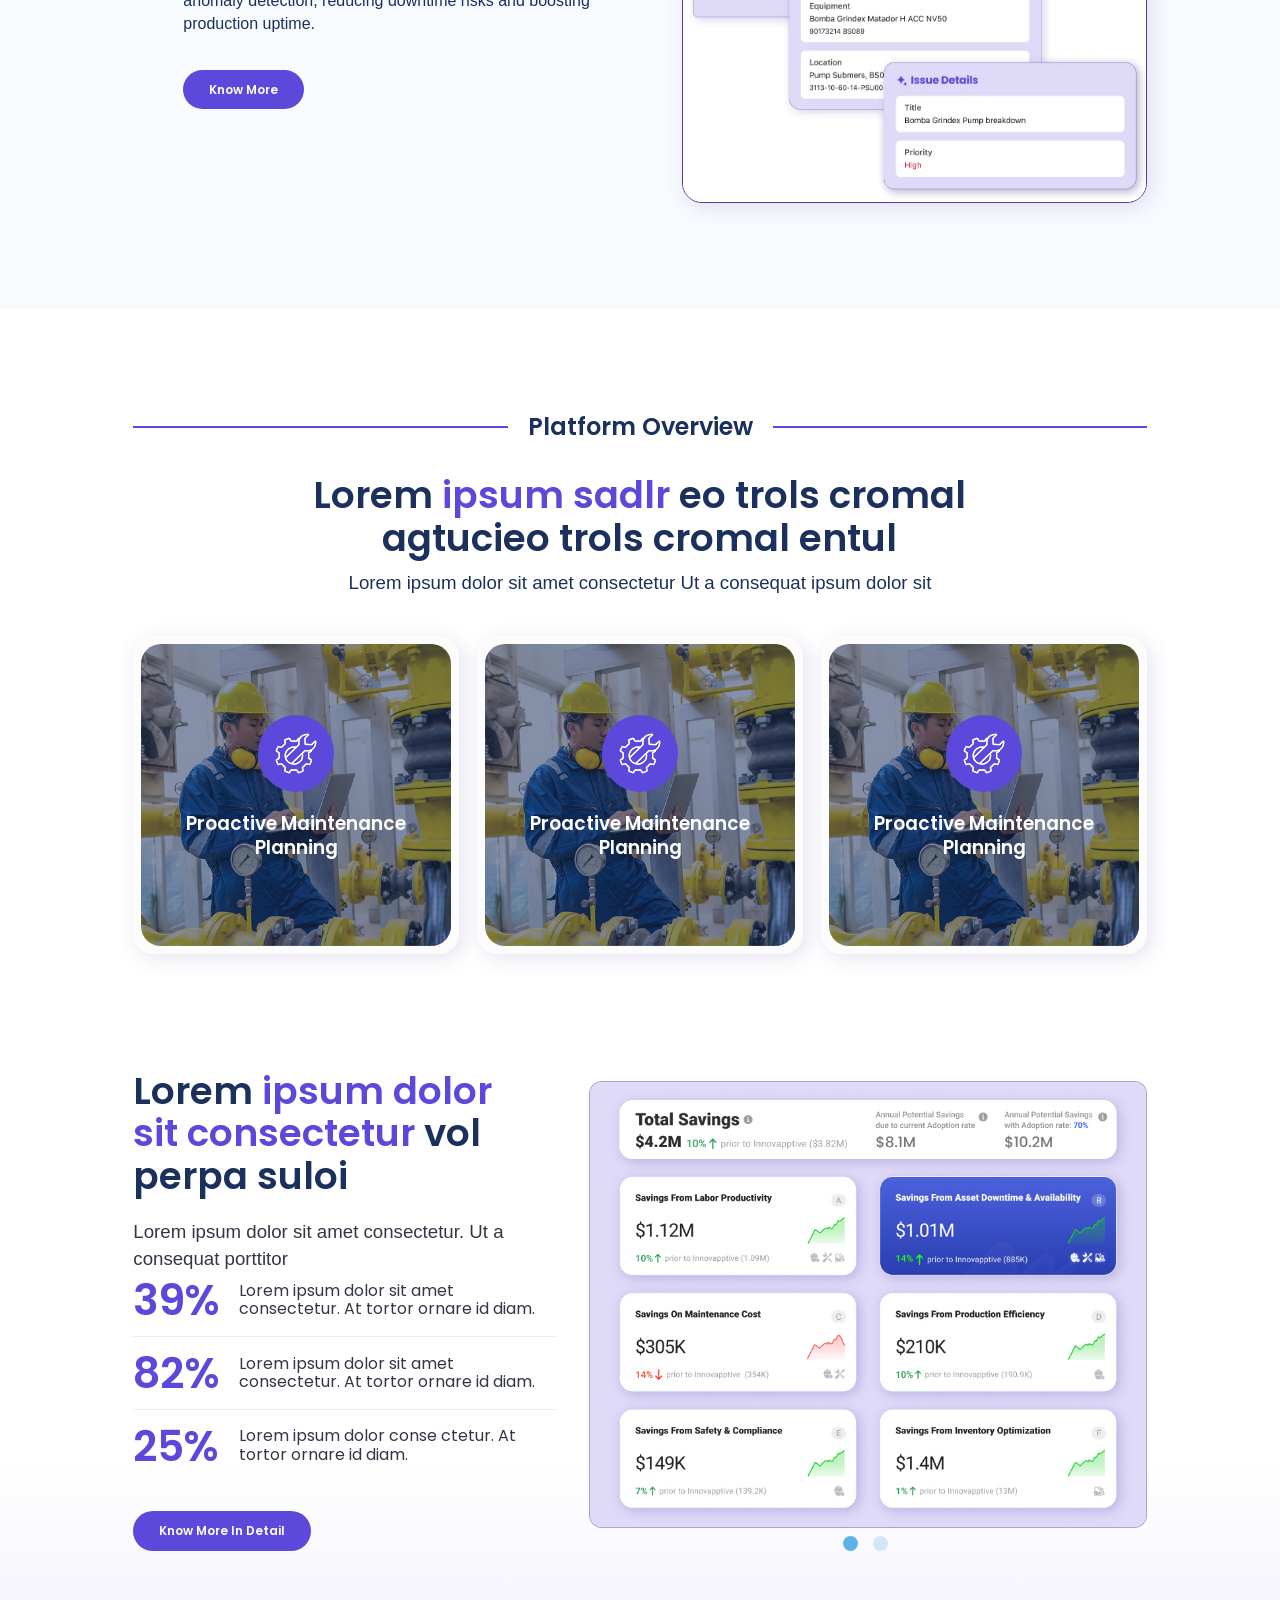
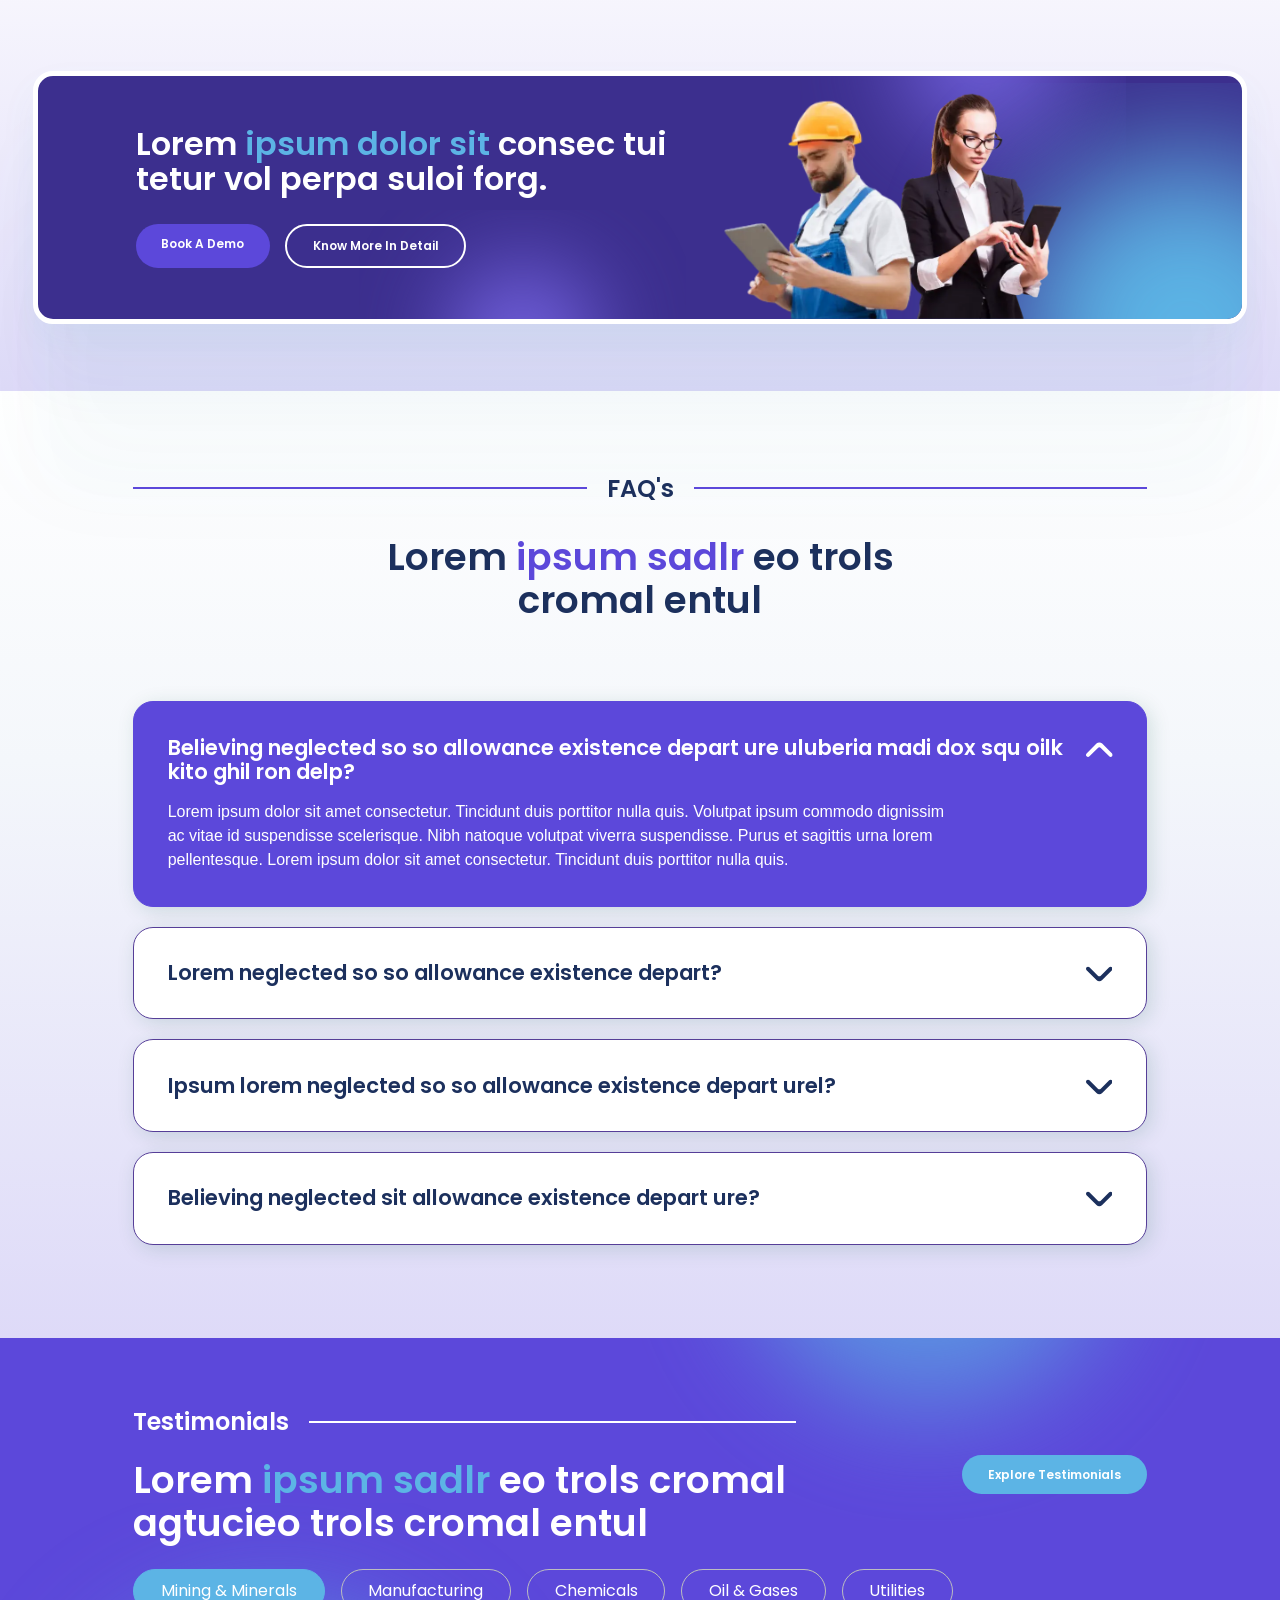
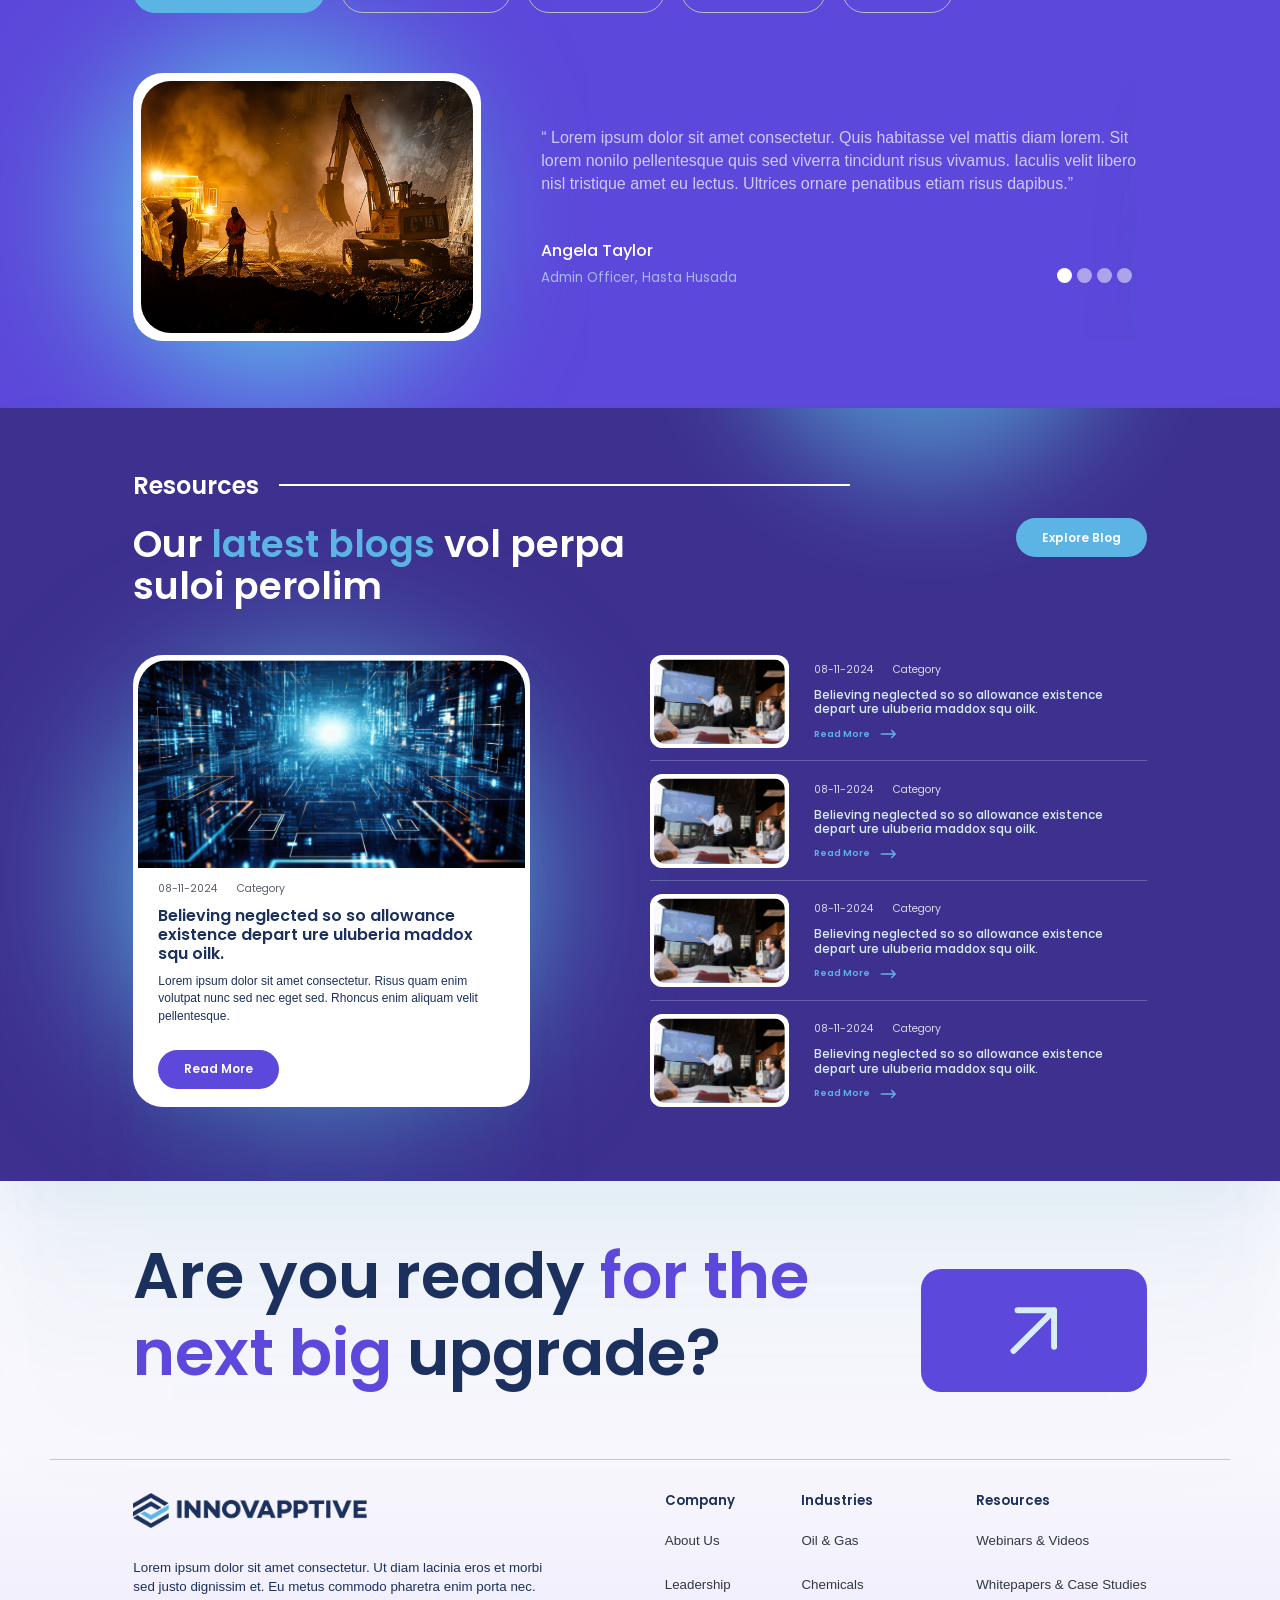
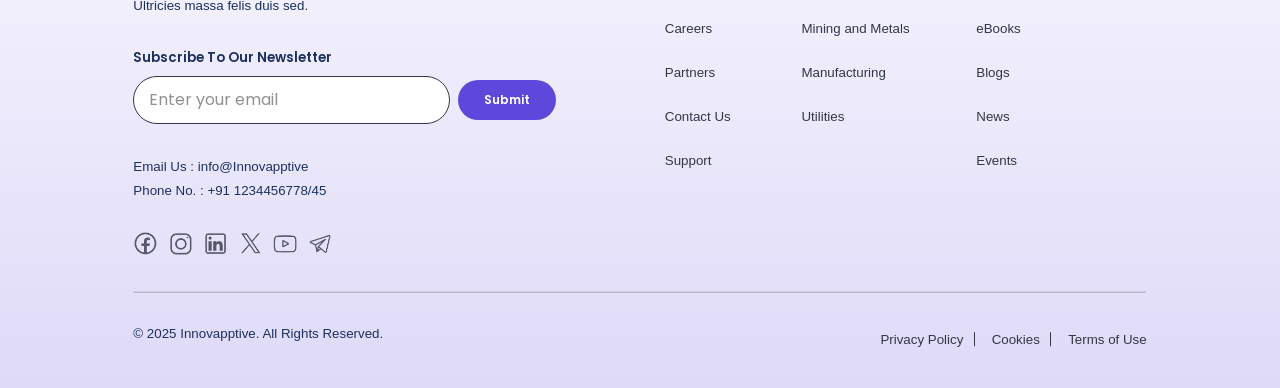
<file: work-smart-ai.html>
<!DOCTYPE html>
<html lang="en">
<head>
    <meta charset="UTF-8">
    <meta name="viewport" content="width=device-width, initial-scale=1.0">
    <title>Innvoapptive</title>
    <link rel="stylesheet" href="css/custom-style.css">
</head>
<body>
  
    <header class="header_main">
        <div class="header_logo">
           <a href="#!"> <img src="images/logo.png" alt="logo"> </a>
        </div>

        <div class="right_menu">

          <div class="menu_part" id="my_menu">
            <ul>
              <li class="menu_dropdown"> <a href="#"> Providers</a> <button class="menu_arrow"></button>
                <div class="drop_down">
                  <div class="drop_down_inner">
                    <ul>
                      <li> <a href="#"> Operations Management </a> <button class="menu_arrow"></button>
                        <ul id="label_for" class="label_for">
                          <li> <a href="#"> Mobile Operator Rounds</a> 
                             <button class="menu_arrow"></button>
                             <div class="menu_data_main">
                                <div class="menu_image"> <img src="images/menu-image.png" alt=""> </div>
                                <div class="menu_data_cnt fs-20">
                                   <p>1Lorem ipsum dolor sit amet consectetur. Dolor ut pulvinar sed vivamus volutpat nibh quam. Eget tellus habitant ut ac nisi tristique etiam mi. </p> 

                                   <p> Lorem ipsum dolor sit amet consectetur. Dolor ut pulvinar sed vivamus volutpat nibh.</p>    
                                </div>
                             </div>
                          </li>
                          <li> <a href="#"> Shift Handovers </a> 
                            <button class="menu_arrow"></button>
                            <div class="menu_data_main">
                               <div class="menu_image"> <img src="images/menu-image.png" alt=""> </div>
                               <div class="menu_data_cnt fs-20">
                                  <p>2Lorem ipsum dolor sit amet consectetur. Dolor ut pulvinar sed vivamus volutpat nibh quam. Eget tellus habitant ut ac nisi tristique etiam mi. </p> 

                                  <p> Lorem ipsum dolor sit amet consectetur. Dolor ut pulvinar sed vivamus volutpat nibh.</p>    
                               </div>
                            </div>
                          </li>
                          <li> <a href="#"> Inspections </a> 
                            <button class="menu_arrow"></button>
                            <div class="menu_data_main">
                               <div class="menu_image"> <img src="images/menu-image.png" alt=""> </div>
                               <div class="menu_data_cnt fs-20">
                                  <p>3Lorem ipsum dolor sit amet consectetur. Dolor ut pulvinar sed vivamus volutpat nibh quam. Eget tellus habitant ut ac nisi tristique etiam mi. </p> 

                                  <p> Lorem ipsum dolor sit amet consectetur. Dolor ut pulvinar sed vivamus volutpat nibh.</p>    
                               </div>
                            </div>
                          </li>
                          <li> <a href="#"> Production & OEE Management </a> 
                            <button class="menu_arrow"></button>
                            <div class="menu_data_main">
                               <div class="menu_image"> <img src="images/menu-image.png" alt=""> </div>
                               <div class="menu_data_cnt fs-20">
                                  <p>4Lorem ipsum dolor sit amet consectetur. Dolor ut pulvinar sed vivamus volutpat nibh quam. Eget tellus habitant ut ac nisi tristique etiam mi. </p> 

                                  <p> Lorem ipsum dolor sit amet consectetur. Dolor ut pulvinar sed vivamus volutpat nibh.</p>    
                               </div>
                            </div>
                          </li>
                        </ul>
                      </li>

                      <li> <a href="#"> Maintenance Management</a> <button class="menu_arrow"></button>
                        <ul id="label_for" class="label_for">
                            <li> <a href="#"> Inherited Disease Genetics</a> 
                               <button class="menu_arrow"></button>
                               <div class="menu_data_main">
                                  <div class="menu_image"> <img src="images/menu-image.png" alt=""> </div>
                                  <div class="menu_data_cnt fs-20">
                                     <p>4Lorem ipsum dolor sit amet consectetur. Dolor ut pulvinar sed vivamus volutpat nibh quam. Eget tellus habitant ut ac nisi tristique etiam mi. </p> 
  
                                     <p> Lorem ipsum dolor sit amet consectetur. Dolor ut pulvinar sed vivamus volutpat nibh.</p>    
                                  </div>
                               </div>
                            </li>
                            <li> <a href="#"> Cancer Genetics</a> 
                              <button class="menu_arrow"></button>
                              <div class="menu_data_main">
                                 <div class="menu_image"> <img src="images/menu-image.png" alt=""> </div>
                                 <div class="menu_data_cnt fs-20">
                                    <p>5Lorem ipsum dolor sit amet consectetur. Dolor ut pulvinar sed vivamus volutpat nibh quam. Eget tellus habitant ut ac nisi tristique etiam mi. </p> 
  
                                    <p> Lorem ipsum dolor sit amet consectetur. Dolor ut pulvinar sed vivamus volutpat nibh.</p>    
                                 </div>
                              </div>
                            </li>
                            <li> <a href="#"> Infectious Disease Genetics</a> 
                              <button class="menu_arrow"></button>
                              <div class="menu_data_main">
                                 <div class="menu_image"> <img src="images/menu-image.png" alt=""> </div>
                                 <div class="menu_data_cnt fs-20">
                                    <p>6Lorem ipsum dolor sit amet consectetur. Dolor ut pulvinar sed vivamus volutpat nibh quam. Eget tellus habitant ut ac nisi tristique etiam mi. </p> 
  
                                    <p> Lorem ipsum dolor sit amet consectetur. Dolor ut pulvinar sed vivamus volutpat nibh.</p>    
                                 </div>
                              </div>
                            </li>
                          </ul>
                      </li>

                      <li> <a href="#"> Warehouse & Inventory </a> <button class="menu_arrow"></button>
                        <ul id="label_for" class="label_for">
                            <li> <a href="#"> Inherited Disease Genetics</a> 
                               <button class="menu_arrow"></button>
                               <div class="menu_data_main">
                                  <div class="menu_image"> <img src="images/menu-image.png" alt=""> </div>
                                  <div class="menu_data_cnt fs-20">
                                     <p>7Lorem ipsum dolor sit amet consectetur. Dolor ut pulvinar sed vivamus volutpat nibh quam. Eget tellus habitant ut ac nisi tristique etiam mi. </p> 
  
                                     <p> Lorem ipsum dolor sit amet consectetur. Dolor ut pulvinar sed vivamus volutpat nibh.</p>    
                                  </div>
                               </div>
                            </li>
                            <li> <a href="#"> Cancer Genetics</a> 
                              <button class="menu_arrow"></button>
                              <div class="menu_data_main">
                                 <div class="menu_image"> <img src="images/menu-image.png" alt=""> </div>
                                 <div class="menu_data_cnt fs-20">
                                    <p>8Lorem ipsum dolor sit amet consectetur. Dolor ut pulvinar sed vivamus volutpat nibh quam. Eget tellus habitant ut ac nisi tristique etiam mi. </p> 
  
                                    <p> Lorem ipsum dolor sit amet consectetur. Dolor ut pulvinar sed vivamus volutpat nibh.</p>    
                                 </div>
                              </div>
                            </li>
                            <li> <a href="#"> Infectious Disease Genetics</a> 
                              <button class="menu_arrow"></button>
                              <div class="menu_data_main">
                                 <div class="menu_image"> <img src="images/menu-image.png" alt=""> </div>
                                 <div class="menu_data_cnt fs-20">
                                    <p>9Lorem ipsum dolor sit amet consectetur. Dolor ut pulvinar sed vivamus volutpat nibh quam. Eget tellus habitant ut ac nisi tristique etiam mi. </p> 
  
                                    <p> Lorem ipsum dolor sit amet consectetur. Dolor ut pulvinar sed vivamus volutpat nibh.</p>    
                                 </div>
                              </div>
                            </li>
                          </ul>
                      </li>

                      <li> <a href="#"> EHS (Environment, Health, Safety) </a> <button class="menu_arrow"></button>
                        <ul id="label_for" class="label_for">
                            <li> <a href="#"> Inherited Disease Genetics</a> 
                               <button class="menu_arrow"></button>
                               <div class="menu_data_main">
                                  <div class="menu_image"> <img src="images/menu-image.png" alt=""> </div>
                                  <div class="menu_data_cnt fs-20">
                                     <p>7Lorem ipsum dolor sit amet consectetur. Dolor ut pulvinar sed vivamus volutpat nibh quam. Eget tellus habitant ut ac nisi tristique etiam mi. </p> 
  
                                     <p> Lorem ipsum dolor sit amet consectetur. Dolor ut pulvinar sed vivamus volutpat nibh.</p>    
                                  </div>
                               </div>
                            </li>
                            <li> <a href="#"> Cancer Genetics</a> 
                              <button class="menu_arrow"></button>
                              <div class="menu_data_main">
                                 <div class="menu_image"> <img src="images/menu-image.png" alt=""> </div>
                                 <div class="menu_data_cnt fs-20">
                                    <p>8Lorem ipsum dolor sit amet consectetur. Dolor ut pulvinar sed vivamus volutpat nibh quam. Eget tellus habitant ut ac nisi tristique etiam mi. </p> 
  
                                    <p> Lorem ipsum dolor sit amet consectetur. Dolor ut pulvinar sed vivamus volutpat nibh.</p>    
                                 </div>
                              </div>
                            </li>
                            <li> <a href="#"> Infectious Disease Genetics</a> 
                              <button class="menu_arrow"></button>
                              <div class="menu_data_main">
                                 <div class="menu_image"> <img src="images/menu-image.png" alt=""> </div>
                                 <div class="menu_data_cnt fs-20">
                                    <p>9Lorem ipsum dolor sit amet consectetur. Dolor ut pulvinar sed vivamus volutpat nibh quam. Eget tellus habitant ut ac nisi tristique etiam mi. </p> 
  
                                    <p> Lorem ipsum dolor sit amet consectetur. Dolor ut pulvinar sed vivamus volutpat nibh.</p>    
                                 </div>
                              </div>
                            </li>
                          </ul>
                      </li>
                      
                      <li><a href="#!"> Back Office</a></li>
                    </ul>
                  </div>
                </div>
              </li>
              <li><a href="#"> Patients</a></li>
              <li><a href="#"> About Us</a></li>
              <li><a href="#"> Partners</a></li>
              <li><a href="#"> Contact Us</a></li>
              
            </ul>
          </div>

          
          
        </div>

        <div class="right_menu_search">

            <div class="search_box">
                <ul>
                  <li class="search_header"> 
                      <button type="button" class="search-main search_btn"> 
                          <svg xmlns="http://www.w3.org/2000/svg" width="30" height="30" viewBox="0 0 30 30" fill="none">
                              <path d="M21.7492 21.4388L28 27.7348M25.1111 13.2904C25.1111 19.6724 19.9375 24.8459 13.5556 24.8459C7.1736 24.8459 2 19.6724 2 13.2904C2 6.90843 7.1736 1.73483 13.5556 1.73483C19.9375 1.73483 25.1111 6.90843 25.1111 13.2904Z" stroke="currentColor" stroke-width="3" stroke-linecap="round" stroke-linejoin="round"/>
                          </svg>
                      </button>


                  </li>
                </ul>
              </div>

              <div class="menu_btn">
                <a href="#!" class="bg_button"> Request Demo </a>
              </div>

              <div class="mobile_menu_toggle">
                <span></span>
                <span></span>
                <span></span>
              </div>

        </div>

        <div class="search-form-main">

            <div class="search-cross">
                <button type="button" class="search-main search_btn"> 
                <svg xmlns="http://www.w3.org/2000/svg" width="45" height="45" viewBox="0 0 45 45" fill="none">
                    <path d="M12.5438 30.5455C12.0166 31.0727 12.0166 31.9273 12.5438 32.4545C13.071 32.9818 13.9258 32.9818 14.453 32.4545L12.5438 30.5455ZM23.453 23.4545C23.9802 22.9273 23.9802 22.0727 23.453 21.5455C22.9258 21.0182 22.0711 21.0182 21.5439 21.5455L23.453 23.4545ZM21.5439 21.5455C21.0167 22.0727 21.0167 22.9273 21.5439 23.4545C22.0711 23.9818 22.9258 23.9818 23.453 23.4545L21.5439 21.5455ZM32.453 14.4546C32.9802 13.9274 32.9802 13.0726 32.453 12.5454C31.9258 12.0182 31.0711 12.0182 30.5439 12.5454L32.453 14.4546ZM23.453 21.5455C22.9258 21.0182 22.0711 21.0182 21.5439 21.5455C21.0167 22.0727 21.0167 22.9273 21.5439 23.4545L23.453 21.5455ZM30.5439 32.4545C31.0711 32.9818 31.9258 32.9818 32.453 32.4545C32.9802 31.9273 32.9802 31.0727 32.453 30.5455L30.5439 32.4545ZM21.5439 23.4545C22.0711 23.9818 22.9258 23.9818 23.453 23.4545C23.9802 22.9273 23.9802 22.0727 23.453 21.5455L21.5439 23.4545ZM14.453 12.5454C13.9258 12.0182 13.071 12.0182 12.5438 12.5454C12.0166 13.0726 12.0166 13.9274 12.5438 14.4546L14.453 12.5454ZM14.453 32.4545L23.453 23.4545L21.5439 21.5455L12.5438 30.5455L14.453 32.4545ZM23.453 23.4545L32.453 14.4546L30.5439 12.5454L21.5439 21.5455L23.453 23.4545ZM21.5439 23.4545L30.5439 32.4545L32.453 30.5455L23.453 21.5455L21.5439 23.4545ZM23.453 21.5455L14.453 12.5454L12.5438 14.4546L21.5439 23.4545L23.453 21.5455Z" fill="black"/>
                    </svg>
                    </button>
            </div>

            <h3>Find What You Need, Instantly!</h3>
            <form role="search" method="get" class="search-form" action="sitename.com/">
               <input type="search" class="search-field" placeholder="Search …" value="" name="s">
              
               <div class="search-form-bootom">
                <span>AI-powered solutions</span>
                <span>AI-powered solutions</span>
                <span>AI-powered solutions</span>
                <span>AI-powered solutions</span>
               </div>
            </form>
          </div>


    </header>
    
    <main>

        <div class="breadcrumb">
            <ul>
                <li><a href="#">Home</a></li>
                <li><a href="#">Resource</a></li>
                <li>work</li>
              </ul>
        </div>

        <section class="section_banner blog_banner">
            <div class="header_bg_img">
                <div class="container">
                    <div class="row banner_row">
                        <div class="col-12 col-sm-6">
                            <div class="header_text" data-aos="fade-right" data-aos-delay="200">
                                <h1 class="fs-64">Achieve <span> Peak Production Efficiency </span> with Innovapptive’s AI Engine </h1>
                                <p class="fs-28"> 20% Faster Resolutions. Untethered Workflows. Actionable Insights </p>
                                
                            </div>
                        </div>

                        <div class="col-12 col-sm-6">
                            <div class="slider_wrapper" data-aos="fade-left" data-aos-delay="200">
                                <div class="">

                                    <div class="item">
                                          <div class="saving_bg1"> <img src="images/saving-img.png" alt=""> </div>
                                          <div class="saving_bg2"> <img src="images/total-saving-up.png" alt=""> </div>
                                          <img src="images/platform-ai-banner.webp" alt="">
                                              <!-- <div class="video_content fs-28">
                                                <p><span> 521K Hours </span> dolor sit ame cello kit it</p>
                                              </div> -->
                                        </div>
                                </div>
                            </div>
                        </div>

                    </div>
                </div>
            </div>
        </section>

        <div class="seperator"></div>


        <section class="trusted_by">

              <div class="container">
                 <div class="trusted_title" data-aos="fade-down" data-aos-delay="200"> <h2 class="fs-48"> Trusted by <span> dolor sit amet </span> consectetur eget. </h2> </div>
              </div>


              <div class="trusted_slider" data-aos="fade-up" data-aos-delay="200">

                  <div class="trusted_item">
                       <img src="images/home-page/trusted-img.png" alt="">
                  </div>

                  <div class="trusted_item">
                    <img src="images/home-page/trusted-img.png" alt="">
                  </div>

                  <div class="trusted_item">
                    <img src="images/home-page/trusted-img.png" alt="">
                  </div>

                  <div class="trusted_item">
                    <img src="images/home-page/trusted-img.png" alt="">
                  </div>

                  <div class="trusted_item">
                    <img src="images/home-page/trusted-img.png" alt="">
                  </div>

                  <div class="trusted_item">
                    <img src="images/home-page/trusted-img.png" alt="">
                  </div>

                  <div class="trusted_item">
                    <img src="images/home-page/trusted-img.png" alt="">
                  </div>

                    <div class="trusted_item">
                        <img src="images/home-page/trusted-img.png" alt="">
                    </div>

                    <div class="trusted_item">
                        <img src="images/home-page/trusted-img.png" alt="">
                    </div>

                    <div class="trusted_item">
                        <img src="images/home-page/trusted-img.png" alt="">
                    </div>

                    <div class="trusted_item">
                        <img src="images/home-page/trusted-img.png" alt="">
                    </div>

                    <div class="trusted_item">
                        <img src="images/home-page/trusted-img.png" alt="">
                    </div>

              </div>



        </section>


        <section class="about_home platform_ai_engine">
            <div class="container">

                <div class="row">
                    <div class="col-12 col-sm-12">
                       <div class="about_data fs-36">
                          <p> Innovapptive’s AI Engine transforms production operations by embedding intelligent, actionable workflows into frontline and back-end processes. With AI-driven insights and execution capabilities, it delivers measurable efficiency gains, untethered work execution, and faster issue resolution, enabling teams to work smarter and achieve more.  </p>
                       </div>    
                    </div>
                  
                </div>
            </div>
        </section>



        <section class="product_client">
            <div class="book_a_demo_section">
                <div class="book_a_demo_inner" data-aos="fade-up" data-aos-delay="200">
                    <div class="container">
                        <div class="row book_demo_row">
                            <div class="col-12 col-sm-8">
                                <h3 class="fs-36">Our clients using Innovapptive lorem ipsum</h3>
                                <ul class="counter_ul">
                                    <li class="counter_li">
                                        <div class="fs-96"><span class="odometer" data-count="92"></span>%</div>
                                        <div class="fs-20">
                                            <h4 class="fs-24">Faster Incident Management</h4>
                                            <p>Resolve critical issues with speed and accuracy, minimizing operational delays.</p>
                                        </div>
                                    </li>
                                    <li class="counter_li">
                                        <div class="fs-96"><span class="odometer" data-count="92"></span>%</div>
                                        <div class="fs-20">
                                            <h4 class="fs-24">Faster Incident Management</h4>
                                            <p>Resolve critical issues with speed and accuracy, minimizing operational delays.</p>
                                        </div>
                                    </li>
                                    <li class="counter_li">
                                        <div class="fs-96"><span class="odometer" data-count="92"></span>%</div>
                                        <div class="fs-20">
                                            <h4 class="fs-24">Faster Incident Management</h4>
                                            <p>Resolve critical issues with speed and accuracy, minimizing operational delays.</p>
                                        </div>
                                    </li>
                                </ul>
                            </div>
                            <div class="col-12 col-sm-4">
                                <div class="book_demo_img">
                                    <img class="img-fluid" src="images/product-man.webp" alt="">
                                </div>
                            </div>
                        </div>
                    </div>
                    <span class="book_demo_circle_one">
                        <img src="images/book_demo_circle_one.svg" alt="">
                    </span>
                    <span class="book_demo_circle_two">
                        <img src="images/book_demo_circle_two.svg" alt="">
                    </span>
                    <span class="book_demo_circle_three">
                        <img src="images/book_demo_circle_four.svg" alt="">
                    </span>
                </div>

            
            </div>
        </section>


        
<!-- Platform Features section start -->
<section class="platform_features gradient_one">
    <div class="container">
        <div class="title_one" data-aos="fade-up" data-aos-delay="200">
            <h3 class="fs-36 title_up"><span> Platform Features </span> </h3>
            <h2 class="fs-56 title_bottom"> Core <span> Features That </span> Deliver Value </h2>
        </div>


        <div class="platform_features_inner">

            <div class="platform_features_section_wrap">
                <div class="platform_features_left" data-aos="fade-right" data-aos-delay="200">
                    <div class="platform_features_img_wrap" data-aos="fade-left" data-aos-delay="200">
                        <img class="img-fluid" src="images/AI-detect.webp" alt="">
                    </div>
                </div>
                <div class="platform_features_right fs-24">
                    <div class="platform_features_one fs-64">1.</div>
                    <div class="platform_features_two">
                        <h4 class="fs-64 ">
                            AI Detect
                        </h4>
                        <p>Predict and prevent operational failures with advanced anomaly detection, reducing downtime risks and boosting production uptime.</p>
                        
                        <a href="javascript:void(0);" class="bg_button">Know More</a>
                    </div>

                
                </div>
            </div>

            <div class="platform_features_section_wrap">
                <div class="platform_features_left" data-aos="fade-right" data-aos-delay="200">
                    <div class="platform_features_img_wrap" data-aos="fade-left" data-aos-delay="200">
                        <img class="img-fluid" src="images/AI-detect.webp" alt="">
                    </div>
                </div>
                <div class="platform_features_right fs-24">
                    <div class="platform_features_one fs-64">2.</div>
                    <div class="platform_features_two">
                        <h4 class="fs-64 ">
                            AI Detect
                        </h4>
                        <p>Predict and prevent operational failures with advanced anomaly detection, reducing downtime risks and boosting production uptime.</p>
                        
                        <a href="javascript:void(0);" class="bg_button">Know More</a>
                    </div>

                
                </div>
            </div>

            <div class="platform_features_section_wrap">
                <div class="platform_features_left" data-aos="fade-right" data-aos-delay="200">
                    <div class="platform_features_img_wrap" data-aos="fade-left" data-aos-delay="200">
                        <img class="img-fluid" src="images/AI-detect.webp" alt="">
                    </div>
                </div>
                <div class="platform_features_right fs-24">
                    <div class="platform_features_one fs-64">3.</div>
                    <div class="platform_features_two">
                        <h4 class="fs-64 ">
                            AI Detect
                        </h4>
                        <p>Predict and prevent operational failures with advanced anomaly detection, reducing downtime risks and boosting production uptime.</p>
                        
                        <a href="javascript:void(0);" class="bg_button">Know More</a>
                    </div>

                
                </div>
            </div>

            <div class="platform_features_section_wrap">
                <div class="platform_features_left" data-aos="fade-right" data-aos-delay="200">
                    <div class="platform_features_img_wrap" data-aos="fade-left" data-aos-delay="200">
                        <img class="img-fluid" src="images/AI-detect.webp" alt="">
                    </div>
                </div>
                <div class="platform_features_right fs-24">
                    <div class="platform_features_one fs-64">4.</div>
                    <div class="platform_features_two">
                        <h4 class="fs-64 ">
                            AI Detect
                        </h4>
                        <p>Predict and prevent operational failures with advanced anomaly detection, reducing downtime risks and boosting production uptime.</p>
                        
                        <a href="javascript:void(0);" class="bg_button">Know More</a>
                    </div>

                
                </div>
            </div>

         

    </div>

       

    </div>
</section>
<!-- Platform Features section end -->

<!-- Platform Overview section start -->
    <section class="platform_overview">
        <div class="container">
            <div class="title_one" data-aos="fade-up" data-aos-delay="200">
                <h3 class="fs-36 title_up"><span> Platform Overview </span> </h3>
                <h2 class="fs-56 title_bottom"> Lorem <span> ipsum sadlr </span> eo trols cromal agtucieo trols cromal entul </h2>
                <p>Lorem ipsum dolor sit amet consectetur Ut a consequat ipsum dolor sit</p>
            </div>

            <div class="platform_overview_row">
                <div class="platform_overview_col">
                        <div class="platform_overview_inner">
                            <img src="images/platform-overview.png" alt="">

                            <div class="platform_overview_hover fs-24"> 
                                <div class="platform_overview_circle">
                                    <img src="images/platform-icon.svg" alt="">
                                </div>
                                <h4 class="fs-28">Proactive Maintenance Planning</h4>
                                <p>Equip teams with AI Assist to resolve issues 20% faster while improving safety and compliance.</p>
                            </div>
                        </div>
                </div>

                <div class="platform_overview_col">
                    <div class="platform_overview_inner">
                        <img src="images/platform-overview.png" alt="">

                        <div class="platform_overview_hover fs-24"> 
                            <div class="platform_overview_circle">
                                <img src="images/platform-icon.svg" alt="">
                            </div>
                            <h4 class="fs-28">Proactive Maintenance Planning</h4>
                            <p>Equip teams with AI Assist to resolve issues 20% faster while improving safety and compliance.</p>
                        </div>
                    </div>
            </div>

            <div class="platform_overview_col">
                <div class="platform_overview_inner">
                    <img src="images/platform-overview.png" alt="">

                    <div class="platform_overview_hover fs-24"> 
                        <div class="platform_overview_circle">
                            <img src="images/platform-icon.svg" alt="">
                        </div>
                        <h4 class="fs-28">Proactive Maintenance Planning</h4>
                        <p>Equip teams with AI Assist to resolve issues 20% faster while improving safety and compliance.</p>
                    </div>
                </div>
        </div>
            </div>
        </div>
    </section>
<!-- Platform Overview section end -->


        <!-- our platform capability section start  -->

        <section class="platform_capability_section">

            <div class="container">

                <div class="platform_heading fs-28" data-aos="fade-right" data-aos-delay="200">
                    <h2 class="fs-56">Lorem <span> ipsum dolor sit consectetur</span> vol perpa suloi</h2>
                    <p>
                        Lorem ipsum dolor sit amet consectetur. Ut a consequat porttitor 
                    </p>

                </div>

                <div class="platform_slider">

                    <div>
                        <div class="row platform_row">
                            <div class="col-12 col-sm-5">
                                <div class=" fs-28" data-aos="fade-right" data-aos-delay="200">
                                
                                    <div class="platform_count">
                                        <div class="row">
                                            <div class="col-12 col-sm-3 count_num fs-64">
                                                39%
                                            </div>
                                            <div class="col-12 col-sm-9 fs-24 count_txt">
                                                Lorem ipsum dolor sit amet consectetur. At tortor ornare id diam.
                                            </div>
                                        </div>

                                        <div class="row">
                                            <div class="col-12 col-sm-3 count_num fs-64">
                                                82%
                                            </div>
                                            <div class="col-12 col-sm-9 fs-24 count_txt">
                                                Lorem ipsum dolor sit amet consectetur. At tortor ornare id diam.
                                            </div>
                                        </div>

                                        <div class="row">
                                            <div class="col-12 col-sm-3 count_num fs-64">
                                                25%
                                            </div>
                                            <div class="col-12 col-sm-9 fs-24 count_txt">
                                                Lorem ipsum dolor  conse ctetur. At tortor ornare id diam.
                                            </div>
                                        </div>

                                    

                                    </div>
                                    <div class="banner_button flex">
                                        <a href="javascipt:void(0);" class="bg_button"> Know More In Detail </a>

                                    </div>
                                </div>
                            </div>
                            <div class="col-12 col-sm-7">
                                <div class="right_img" data-aos="fade-left" data-aos-delay="200">
                                    <img src="images/platform_capability_img.jpg" alt="">
                                </div>
                            </div>
                        </div>
                    </div>

                    <div>
                        <div class="row platform_row">
                            <div class="col-12 col-sm-5">
                                <div class=" fs-28" data-aos="fade-right" data-aos-delay="200">
                                
                                    <div class="platform_count">
                                        <div class="row">
                                            <div class="col-12 col-sm-3 count_num fs-64">
                                                45%
                                            </div>
                                            <div class="col-12 col-sm-9 fs-24 count_txt">
                                                Lorem ipsum dolor sit amet consectetur. At tortor ornare id diam.
                                            </div>
                                        </div>

                                        <div class="row">
                                            <div class="col-12 col-sm-3 count_num fs-64">
                                                60%
                                            </div>
                                            <div class="col-12 col-sm-9 fs-24 count_txt">
                                                Lorem ipsum dolor sit amet consectetur. At tortor ornare id diam.
                                            </div>
                                        </div>

                                        <div class="row">
                                            <div class="col-12 col-sm-3 count_num fs-64">
                                                40%
                                            </div>
                                            <div class="col-12 col-sm-9 fs-24 count_txt">
                                                Lorem ipsum dolor  conse ctetur. At tortor ornare id diam.
                                            </div>
                                        </div>

                                    

                                    </div>
                                    <div class="banner_button flex">
                                        <a href="javascipt:void(0);" class="bg_button"> Know More In Detail </a>

                                    </div>
                                </div>
                            </div>
                            <div class="col-12 col-sm-7">
                                <div class="right_img" data-aos="fade-left" data-aos-delay="200">
                                    <img src="images/platform_capability_img.jpg" alt="">
                                </div>
                            </div>
                        </div>
                    </div>

                
                </div>
            </div>
            
            <div class="book_a_demo_section">
                <div class="book_a_demo_inner" data-aos="fade-up" data-aos-delay="200">
                    <div class="container">
                        <div class="row book_demo_row">
                            <div class="col-12 col-sm-7">
                                <h3 class="fs-48">Lorem <span> ipsum dolor sit </span> consec tui tetur vol perpa suloi forg.</h3>
                                <div class="banner_button flex">
                                    <a href="javascipt:void(0);" class="bg_button"> Book A Demo  </a>

                                    <a href="javascipt:void(0);" class="border_button"> Know More In Detail </a>
                                </div>
                            </div>
                            <div class="col-12 col-sm-5">
                                <div class="book_demo_img">
                                    <img src="images/book_demo_img.webp" alt="">
                                </div>
                            </div>
                        </div>
                    </div>
                    <span class="book_demo_circle_one">
                        <img src="images/book_demo_circle_one.svg" alt="">
                    </span>
                    <span class="book_demo_circle_two">
                        <img src="images/book_demo_circle_two.svg" alt="">
                    </span>
                    <span class="book_demo_circle_three">
                        <img src="images/book_demo_circle_three.svg" alt="">
                    </span>
                </div>

            
            </div>

        </section>

        <!-- our platform capability section end  -->

    <!-- faq section start -->
    <section class="faq_section gradient_one">
        <div class="container">
            <div class="title_one" data-aos="fade-up" data-aos-delay="200">
                <h3 class="fs-36 title_up"><span> FAQ's </span> </h3>
                <h2 class="fs-56 title_bottom"> Lorem  <span> ipsum sadlr </span> eo trols cromal entul </h2>
           </div>
           <div class="faq_accordion" data-aos="fade-up" data-aos-delay="200">
                <div class="accordion_item active">
                    <div class="accordion_title fs-32">
                        <a href="javascript:void(0);" class="title">Believing neglected so so allowance existence depart ure uluberia madi dox squ oilk kito ghil ron delp?<span class="faq_icon"><svg xmlns="http://www.w3.org/2000/svg" width="33" height="18" viewBox="0 0 33 18" fill="none">
<path d="M0.732244 0.741268C-0.244081 1.71754 -0.244081 3.30054 0.732244 4.27679L12.9627 16.4953C14.9157 18.4463 18.0802 18.4455 20.0322 16.4938L32.258 4.26779C33.2345 3.29154 33.2345 1.70854 32.258 0.732244C31.2817 -0.244081 29.6987 -0.244081 28.7225 0.732244L18.2585 11.1963C17.2822 12.1728 15.6992 12.1725 14.723 11.1963L4.26777 0.741268C3.29147 -0.235057 1.70854 -0.235057 0.732244 0.741268Z" fill="currentColor"/>
</svg></span></a>
                    </div>
                    <div class="accordion_content fs-24">
                    <p>Lorem ipsum dolor sit amet consectetur. Tincidunt duis porttitor nulla quis. Volutpat ipsum commodo dignissim ac vitae id suspendisse scelerisque. Nibh natoque volutpat viverra suspendisse. Purus et sagittis urna lorem pellentesque. Lorem ipsum dolor sit amet consectetur. Tincidunt duis porttitor nulla quis.</p>
                    </div>
                </div>
                <div class="accordion_item">
                    <div class="accordion_title fs-32">
                        <a href="javascript:void(0);" class="title">Lorem neglected so so allowance existence depart?<span class="faq_icon"><svg xmlns="http://www.w3.org/2000/svg" width="33" height="18" viewBox="0 0 33 18" fill="none">
<path d="M0.732244 0.741268C-0.244081 1.71754 -0.244081 3.30054 0.732244 4.27679L12.9627 16.4953C14.9157 18.4463 18.0802 18.4455 20.0322 16.4938L32.258 4.26779C33.2345 3.29154 33.2345 1.70854 32.258 0.732244C31.2817 -0.244081 29.6987 -0.244081 28.7225 0.732244L18.2585 11.1963C17.2822 12.1728 15.6992 12.1725 14.723 11.1963L4.26777 0.741268C3.29147 -0.235057 1.70854 -0.235057 0.732244 0.741268Z" fill="currentColor"/>
</svg></span></a>
                    </div>
                    <div class="accordion_content fs-24">
                    <p>Lorem ipsum dolor sit amet consectetur. Tincidunt duis porttitor nulla quis. Volutpat ipsum commodo dignissim ac vitae id suspendisse scelerisque. Nibh natoque volutpat viverra suspendisse. Purus et sagittis urna lorem pellentesque. Lorem ipsum dolor sit amet consectetur. Tincidunt duis porttitor nulla quis.</p>
                    </div>
                </div>
                <div class="accordion_item">
                    <div class="accordion_title fs-32">
                        <a href="javascript:void(0);" class="title">Ipsum lorem neglected so so allowance existence depart urel?<span class="faq_icon"><svg xmlns="http://www.w3.org/2000/svg" width="33" height="18" viewBox="0 0 33 18" fill="none">
<path d="M0.732244 0.741268C-0.244081 1.71754 -0.244081 3.30054 0.732244 4.27679L12.9627 16.4953C14.9157 18.4463 18.0802 18.4455 20.0322 16.4938L32.258 4.26779C33.2345 3.29154 33.2345 1.70854 32.258 0.732244C31.2817 -0.244081 29.6987 -0.244081 28.7225 0.732244L18.2585 11.1963C17.2822 12.1728 15.6992 12.1725 14.723 11.1963L4.26777 0.741268C3.29147 -0.235057 1.70854 -0.235057 0.732244 0.741268Z" fill="currentColor"/>
</svg></span></a>
                    </div>
                    <div class="accordion_content fs-24">
                    <p>Lorem ipsum dolor sit amet consectetur. Tincidunt duis porttitor nulla quis. Volutpat ipsum commodo dignissim ac vitae id suspendisse scelerisque. Nibh natoque volutpat viverra suspendisse. Purus et sagittis urna lorem pellentesque. Lorem ipsum dolor sit amet consectetur. Tincidunt duis porttitor nulla quis.</p>
                    </div>
                </div>
                <div class="accordion_item">
                    <div class="accordion_title fs-32">
                        <a href="javascript:void(0);" class="title">Believing neglected sit allowance existence depart ure?<span class="faq_icon"><svg xmlns="http://www.w3.org/2000/svg" width="33" height="18" viewBox="0 0 33 18" fill="none">
<path d="M0.732244 0.741268C-0.244081 1.71754 -0.244081 3.30054 0.732244 4.27679L12.9627 16.4953C14.9157 18.4463 18.0802 18.4455 20.0322 16.4938L32.258 4.26779C33.2345 3.29154 33.2345 1.70854 32.258 0.732244C31.2817 -0.244081 29.6987 -0.244081 28.7225 0.732244L18.2585 11.1963C17.2822 12.1728 15.6992 12.1725 14.723 11.1963L4.26777 0.741268C3.29147 -0.235057 1.70854 -0.235057 0.732244 0.741268Z" fill="currentColor"/>
</svg></span></a>
                    </div>
                    <div class="accordion_content fs-24">
                    <p>Lorem ipsum dolor sit amet consectetur. Tincidunt duis porttitor nulla quis. Volutpat ipsum commodo dignissim ac vitae id suspendisse scelerisque. Nibh natoque volutpat viverra suspendisse. Purus et sagittis urna lorem pellentesque. Lorem ipsum dolor sit amet consectetur. Tincidunt duis porttitor nulla quis.</p>
                    </div>
                </div>
            </div>
        </div>
      </section>
     <!-- faq section end -->


       <section class="home_testmonial">
            <div class="container">

            <div class="image_circule_one"> <img src="images/home-page/testmonial_circule1.svg" alt=""> </div>

            <div class="image_circule_two"> <img src="images/home-page/testmonial_circule2.svg" alt=""> </div>

            <div class="title_testmonial">
                <div class="title_two" data-aos="fade-right" data-aos-delay="200"> 
                    <div class="fs-36 title_two_up"> Testimonials  </div>
                    <div class="fs-56 title_two_bottom"> Lorem <span> ipsum sadlr </span> eo trols cromal agtucieo trols cromal entul  </div>
                </div>
                <div class="title_btn" data-aos="fade-left" data-aos-delay="200"> <a href="#!" class="bg_button"> Explore Testimonials </a> </div>
            </div>

            <div class="testmonial_tab_up" data-aos="fade-up" data-aos-delay="200">
                <ul>
                    <li class="testmonialclick"><a href="javascript:void();" data-tag="mining-minerals" class="activelink">Mining & Minerals</a></li>
                    <li class="testmonialclick"><a href="javascript:void();" data-tag="manufacturing">Manufacturing</a></li>
                    <li class="testmonialclick"><a href="javascript:void();" data-tag="chemicals">Chemicals</a></li>
                    <li class="testmonialclick"><a href="javascript:void();" data-tag="oil-gases">Oil & Gases</a></li>
                    <li class="testmonialclick"><a href="javascript:void();" data-tag="utilities">Utilities</a></li>
                </ul>    
            </div>
                
            <div class="testmonial_data_main" data-aos="fade-up" data-aos-delay="200">

                

                <div class="testmoniallist" id="mining-minerals">
                    <div class="testmonial_slider">

                        <div>
                            <div class="testmonial_slider_inner">
                                <div class="testmonial_slider_left"> 
                                    <img src="images/home-page/testmonial-img.png" alt=""> 
                                    
                                </div>
                                <div class="testmonial_slider_right fs-24">
                                    <p> “ Lorem ipsum dolor sit amet consectetur. Quis habitasse vel mattis diam lorem. Sit lorem nonilo pellentesque quis sed viverra tincidunt risus vivamus. Iaculis velit libero nisl tristique amet eu lectus. Ultrices ornare penatibus etiam risus dapibus.” </p>  
                                    
                                    <div class="user_data fs-20">
                                         <h4 class="fs-24"> Angela Taylor </h4>
                                         <p> Admin Officer, Hasta Husada </p>
                                    </div>
                                    
                                </div>
                            </div>
                        </div>

                        <div>
                            <div class="testmonial_slider_inner">
                                <div class="testmonial_slider_left"> 
                                    <img src="images/home-page/testmonial-img.png" alt=""> 
                                    
                                </div>
                                <div class="testmonial_slider_right fs-24">
                                    <p> “ Lorem ipsum dolor sit amet consectetur. Quis habitasse vel mattis diam lorem. Sit lorem nonilo pellentesque quis sed viverra tincidunt risus vivamus. Iaculis velit libero nisl tristique amet eu lectus. Ultrices ornare penatibus etiam risus dapibus.” </p>  
                                    
                                    <div class="user_data fs-20">
                                         <h4 class="fs-24"> Angela Taylor </h4>
                                         <p> Admin Officer, Hasta Husada </p>
                                    </div>
                                    
                                </div>
                            </div>
                        </div>

                        <div>
                            <div class="testmonial_slider_inner">
                                <div class="testmonial_slider_left"> 
                                    <img src="images/home-page/testmonial-img.png" alt=""> 
                                    
                                </div>
                                <div class="testmonial_slider_right fs-24">
                                    <p> “ Lorem ipsum dolor sit amet consectetur. Quis habitasse vel mattis diam lorem. Sit lorem nonilo pellentesque quis sed viverra tincidunt risus vivamus. Iaculis velit libero nisl tristique amet eu lectus. Ultrices ornare penatibus etiam risus dapibus.” </p>  
                                    
                                    <div class="user_data fs-20">
                                         <h4 class="fs-24"> Angela Taylor </h4>
                                         <p> Admin Officer, Hasta Husada </p>
                                    </div>
                                    
                                </div>
                            </div>
                        </div>

                        <div>
                            <div class="testmonial_slider_inner">
                                <div class="testmonial_slider_left"> 
                                    <img src="images/home-page/testmonial-img.png" alt=""> 
                                    
                                </div>
                                <div class="testmonial_slider_right fs-24">
                                    <p> “ Lorem ipsum dolor sit amet consectetur. Quis habitasse vel mattis diam lorem. Sit lorem nonilo pellentesque quis sed viverra tincidunt risus vivamus. Iaculis velit libero nisl tristique amet eu lectus. Ultrices ornare penatibus etiam risus dapibus.” </p>  
                                    
                                    <div class="user_data fs-20">
                                         <h4 class="fs-24"> Angela Taylor </h4>
                                         <p> Admin Officer, Hasta Husada </p>
                                    </div>
                                    
                                </div>
                            </div>
                        </div>

                    </div>
                </div>

                <div class="testmoniallist hide" id="manufacturing">
                    <div class="testmonial_slider">
                        
                        <div>
                            <div class="testmonial_slider_inner">
                                <div class="testmonial_slider_left"> <img src="images/home-page/testmonial-img.png" alt=""> </div>
                                <div class="testmonial_slider_right fs-24">
                                    <p> “ Lorem ipsum dolor sit amet consectetur. Quis habitasse vel mattis diam lorem. Sit lorem nonilo pellentesque quis sed viverra tincidunt risus vivamus. Iaculis velit libero nisl tristique amet eu lectus. Ultrices ornare penatibus etiam risus dapibus.” </p>  
                                    
                                    <div class="user_data fs-20">
                                         <h4 class="fs-24"> Angela Taylor </h4>
                                         <p> Admin Officer, Hasta Husada </p>
                                    </div>
                                    
                                </div>
                            </div>
                        </div>

                        <div>
                            <div class="testmonial_slider_inner">
                                <div class="testmonial_slider_left"> <img src="images/home-page/testmonial-img.png" alt=""> </div>
                                <div class="testmonial_slider_right fs-24">
                                    <p> “ Lorem ipsum dolor sit amet consectetur. Quis habitasse vel mattis diam lorem. Sit lorem nonilo pellentesque quis sed viverra tincidunt risus vivamus. Iaculis velit libero nisl tristique amet eu lectus. Ultrices ornare penatibus etiam risus dapibus.” </p>  
                                    
                                    <div class="user_data fs-20">
                                         <h4 class="fs-24"> Angela Taylor </h4>
                                         <p> Admin Officer, Hasta Husada </p>
                                    </div>
                                    
                                </div>
                            </div>
                        </div>

                        <div>
                            <div class="testmonial_slider_inner">
                                <div class="testmonial_slider_left"> <img src="images/home-page/testmonial-img.png" alt=""> </div>
                                <div class="testmonial_slider_right fs-24">
                                    <p> “ Lorem ipsum dolor sit amet consectetur. Quis habitasse vel mattis diam lorem. Sit lorem nonilo pellentesque quis sed viverra tincidunt risus vivamus. Iaculis velit libero nisl tristique amet eu lectus. Ultrices ornare penatibus etiam risus dapibus.” </p>  
                                    
                                    <div class="user_data fs-20">
                                         <h4 class="fs-24"> Angela Taylor </h4>
                                         <p> Admin Officer, Hasta Husada </p>
                                    </div>
                                    
                                </div>
                            </div>
                        </div>

                    </div>
                </div>

                <div class="testmoniallist hide" id="chemicals">
                    <div class="testmonial_slider">
                        
                        <div>
                            <div class="testmonial_slider_inner">
                                <div class="testmonial_slider_left"> <img src="images/home-page/testmonial-img.png" alt=""> </div>
                                <div class="testmonial_slider_right fs-24">
                                    <p> “ Lorem ipsum dolor sit amet consectetur. Quis habitasse vel mattis diam lorem. Sit lorem nonilo pellentesque quis sed viverra tincidunt risus vivamus. Iaculis velit libero nisl tristique amet eu lectus. Ultrices ornare penatibus etiam risus dapibus.” </p>  
                                    
                                    <div class="user_data fs-20">
                                         <h4 class="fs-24"> Angela Taylor </h4>
                                         <p> Admin Officer, Hasta Husada </p>
                                    </div>
                                    
                                </div>
                            </div>
                        </div>

                        <div>
                            <div class="testmonial_slider_inner">
                                <div class="testmonial_slider_left"> <img src="images/home-page/testmonial-img.png" alt=""> </div>
                                <div class="testmonial_slider_right fs-24">
                                    <p> “ Lorem ipsum dolor sit amet consectetur. Quis habitasse vel mattis diam lorem. Sit lorem nonilo pellentesque quis sed viverra tincidunt risus vivamus. Iaculis velit libero nisl tristique amet eu lectus. Ultrices ornare penatibus etiam risus dapibus.” </p>  
                                    
                                    <div class="user_data fs-20">
                                         <h4 class="fs-24"> Angela Taylor </h4>
                                         <p> Admin Officer, Hasta Husada </p>
                                    </div>
                                    
                                </div>
                            </div>
                        </div>

                        <div>
                            <div class="testmonial_slider_inner">
                                <div class="testmonial_slider_left"> <img src="images/home-page/testmonial-img.png" alt=""> </div>
                                <div class="testmonial_slider_right fs-24">
                                    <p> “ Lorem ipsum dolor sit amet consectetur. Quis habitasse vel mattis diam lorem. Sit lorem nonilo pellentesque quis sed viverra tincidunt risus vivamus. Iaculis velit libero nisl tristique amet eu lectus. Ultrices ornare penatibus etiam risus dapibus.” </p>  
                                    
                                    <div class="user_data fs-20">
                                         <h4 class="fs-24"> Angela Taylor </h4>
                                         <p> Admin Officer, Hasta Husada </p>
                                    </div>
                                    
                                </div>
                            </div>
                        </div>

                    </div>
                </div>

                <div class="testmoniallist hide" id="oil-gases">
                    <div class="testmonial_slider">
                        
                        <div>
                            <div class="testmonial_slider_inner">
                                <div class="testmonial_slider_left"> <img src="images/home-page/testmonial-img.png" alt=""> </div>
                                <div class="testmonial_slider_right fs-24">
                                    <p> “ Lorem ipsum dolor sit amet consectetur. Quis habitasse vel mattis diam lorem. Sit lorem nonilo pellentesque quis sed viverra tincidunt risus vivamus. Iaculis velit libero nisl tristique amet eu lectus. Ultrices ornare penatibus etiam risus dapibus.” </p>  
                                    
                                    <div class="user_data fs-20">
                                         <h4 class="fs-24"> Angela Taylor </h4>
                                         <p> Admin Officer, Hasta Husada </p>
                                    </div>
                                    
                                </div>
                            </div>
                        </div>

                        <div>
                            <div class="testmonial_slider_inner">
                                <div class="testmonial_slider_left"> <img src="images/home-page/testmonial-img.png" alt=""> </div>
                                <div class="testmonial_slider_right fs-24">
                                    <p> “ Lorem ipsum dolor sit amet consectetur. Quis habitasse vel mattis diam lorem. Sit lorem nonilo pellentesque quis sed viverra tincidunt risus vivamus. Iaculis velit libero nisl tristique amet eu lectus. Ultrices ornare penatibus etiam risus dapibus.” </p>  
                                    
                                    <div class="user_data fs-20">
                                         <h4 class="fs-24"> Angela Taylor </h4>
                                         <p> Admin Officer, Hasta Husada </p>
                                    </div>
                                    
                                </div>
                            </div>
                        </div>

                        <div>
                            <div class="testmonial_slider_inner">
                                <div class="testmonial_slider_left"> <img src="images/home-page/testmonial-img.png" alt=""> </div>
                                <div class="testmonial_slider_right fs-24">
                                    <p> “ Lorem ipsum dolor sit amet consectetur. Quis habitasse vel mattis diam lorem. Sit lorem nonilo pellentesque quis sed viverra tincidunt risus vivamus. Iaculis velit libero nisl tristique amet eu lectus. Ultrices ornare penatibus etiam risus dapibus.” </p>  
                                    
                                    <div class="user_data fs-20">
                                         <h4 class="fs-24"> Angela Taylor </h4>
                                         <p> Admin Officer, Hasta Husada </p>
                                    </div>
                                    
                                </div>
                            </div>
                        </div>

                    </div>
                </div>

                <div class="testmoniallist hide" id="utilities">
                    <div class="testmonial_slider">
                        
                        <div>
                            <div class="testmonial_slider_inner">
                                <div class="testmonial_slider_left"> <img src="images/home-page/testmonial-img.png" alt=""> </div>
                                <div class="testmonial_slider_right fs-24">
                                    <p> “ Lorem ipsum dolor sit amet consectetur. Quis habitasse vel mattis diam lorem. Sit lorem nonilo pellentesque quis sed viverra tincidunt risus vivamus. Iaculis velit libero nisl tristique amet eu lectus. Ultrices ornare penatibus etiam risus dapibus.” </p>  
                                    
                                    <div class="user_data fs-20">
                                         <h4 class="fs-24"> Angela Taylor </h4>
                                         <p> Admin Officer, Hasta Husada </p>
                                    </div>
                                    
                                </div>
                            </div>
                        </div>

                        <div>
                            <div class="testmonial_slider_inner">
                                <div class="testmonial_slider_left"> <img src="images/home-page/testmonial-img.png" alt=""> </div>
                                <div class="testmonial_slider_right fs-24">
                                    <p> “ Lorem ipsum dolor sit amet consectetur. Quis habitasse vel mattis diam lorem. Sit lorem nonilo pellentesque quis sed viverra tincidunt risus vivamus. Iaculis velit libero nisl tristique amet eu lectus. Ultrices ornare penatibus etiam risus dapibus.” </p>  
                                    
                                    <div class="user_data fs-20">
                                         <h4 class="fs-24"> Angela Taylor </h4>
                                         <p> Admin Officer, Hasta Husada </p>
                                    </div>
                                    
                                </div>
                            </div>
                        </div>

                        <div>
                            <div class="testmonial_slider_inner">
                                <div class="testmonial_slider_left"> <img src="images/home-page/testmonial-img.png" alt=""> </div>
                                <div class="testmonial_slider_right fs-24">
                                    <p> “ Lorem ipsum dolor sit amet consectetur. Quis habitasse vel mattis diam lorem. Sit lorem nonilo pellentesque quis sed viverra tincidunt risus vivamus. Iaculis velit libero nisl tristique amet eu lectus. Ultrices ornare penatibus etiam risus dapibus.” </p>  
                                    
                                    <div class="user_data fs-20">
                                         <h4 class="fs-24"> Angela Taylor </h4>
                                         <p> Admin Officer, Hasta Husada </p>
                                    </div>
                                    
                                </div>
                            </div>
                        </div>

                    </div>
                </div>

            </div>   



            </div>
        </section>

        
        <section class="home_resources_section">
            <div class="container">

                <div class="image_circule_one"> <img src="images/home-page/testmonial_circule1.svg" alt=""> </div>

                <div class="image_circule_two"> <img src="images/home-page/testmonial_circule2.svg" alt=""> </div>

                <div class="title_testmonial">
                    <div class="title_two" data-aos="fade-right" data-aos-delay="200"> 
                        <div class="fs-36 title_two_up"> Resources  </div>
                        <div class="fs-56 title_two_bottom"> Our <span> latest blogs  </span>  vol perpa suloi perolim </div>
                    </div>
                    <div class="title_btn" data-aos="fade-left" data-aos-delay="200"> <a href="#!" class="bg_button"> Explore Blog </a> </div>
                </div>

                <div class="resuurces_inner">


                    <div class="resuurces_left" data-aos="fade-up" data-aos-delay="200">  
                        <div class="resource_up_img"> <img src="images/home-page/resources_left.webp" alt=""> </div>

                        <div class="resource_up_data_all"> 
                            <div class="date_category"> 
                                <ul>
                                    <li> 08-11-2024 </li>
                                    <li> Category </li>
                                </ul>    
                            </div>

                            <div class="data_bottom_resource fs-18">
                                <h2 class="fs-24"> Believing neglected so so allowance existence depart ure uluberia maddox squ oilk. </h2>
                                <p> Lorem ipsum dolor sit amet consectetur. Risus quam enim volutpat nunc sed nec eget sed. Rhoncus enim aliquam velit pellentesque. </p>
                                <a href="#!" class="bg_button"> Read More </a>
                            </div>
                            
                        </div>

                    </div>



                    <div class="resuurces_right" data-aos="fade-left" data-aos-delay="200"> 
                        
                      <div class="resuurces_right_inner">
                        <a href="#!"> 
                         <div class="resuurces_right_left">
                            <div class="resource_up_img"> <img src="images/home-page/resource2.webp" alt=""> </div>
                         </div>

                         <div class="resuurces_right_main">
                            <div class="date_category"> 
                                <ul>
                                    <li> 08-11-2024 </li>
                                    <li> Category </li>
                                </ul>    
                            </div>

                            <div class="data_bottom_resource fs-18">
                                <h2 class="fs-18"> Believing neglected so so allowance existence depart ure uluberia maddox squ oilk. </h2>
                                    <div class="read_more_prt"> Read More 
                                        <span> <svg xmlns="http://www.w3.org/2000/svg" width="16" height="10" viewBox="0 0 16 10" fill="none">
                                        <path d="M1.21094 4.91504H15.2109M15.2109 4.91504L11.7109 1.41504M15.2109 4.91504L11.7109 8.41504" stroke="currentColor" stroke-width="1.5" stroke-linecap="round" stroke-linejoin="round"/>
                                        </svg> 
                                       </span> 
                                    </div>
                            </div>

                         </div>
                        </a>
                      </div>

                      <div class="resuurces_right_inner">
                        <a href="#!"> 
                         <div class="resuurces_right_left">
                            <div class="resource_up_img"> <img src="images/home-page/resource2.webp" alt=""> </div>
                         </div>

                         <div class="resuurces_right_main">
                            <div class="date_category"> 
                                <ul>
                                    <li> 08-11-2024 </li>
                                    <li> Category </li>
                                </ul>    
                            </div>

                            <div class="data_bottom_resource fs-18">
                                <h2 class="fs-18"> Believing neglected so so allowance existence depart ure uluberia maddox squ oilk. </h2>
                                    <div class="read_more_prt"> Read More 
                                        <span> <svg xmlns="http://www.w3.org/2000/svg" width="16" height="10" viewBox="0 0 16 10" fill="none">
                                        <path d="M1.21094 4.91504H15.2109M15.2109 4.91504L11.7109 1.41504M15.2109 4.91504L11.7109 8.41504" stroke="currentColor" stroke-width="1.5" stroke-linecap="round" stroke-linejoin="round"/>
                                        </svg> 
                                       </span> 
                                    </div>
                            </div>

                         </div>
                        </a>
                      </div>

                      <div class="resuurces_right_inner">
                        <a href="#!"> 
                         <div class="resuurces_right_left">
                            <div class="resource_up_img"> <img src="images/home-page/resource2.webp" alt=""> </div>
                         </div>

                         <div class="resuurces_right_main">
                            <div class="date_category"> 
                                <ul>
                                    <li> 08-11-2024 </li>
                                    <li> Category </li>
                                </ul>    
                            </div>

                            <div class="data_bottom_resource fs-18">
                                <h2 class="fs-18"> Believing neglected so so allowance existence depart ure uluberia maddox squ oilk. </h2>
                                    <div class="read_more_prt"> Read More 
                                        <span> <svg xmlns="http://www.w3.org/2000/svg" width="16" height="10" viewBox="0 0 16 10" fill="none">
                                        <path d="M1.21094 4.91504H15.2109M15.2109 4.91504L11.7109 1.41504M15.2109 4.91504L11.7109 8.41504" stroke="currentColor" stroke-width="1.5" stroke-linecap="round" stroke-linejoin="round"/>
                                        </svg> 
                                       </span> 
                                    </div>
                            </div>

                         </div>
                        </a>
                      </div>

                      <div class="resuurces_right_inner">
                        <a href="#!"> 
                         <div class="resuurces_right_left">
                            <div class="resource_up_img"> <img src="images/home-page/resource2.webp" alt=""> </div>
                         </div>

                         <div class="resuurces_right_main">
                            <div class="date_category"> 
                                <ul>
                                    <li> 08-11-2024 </li>
                                    <li> Category </li>
                                </ul>    
                            </div>

                            <div class="data_bottom_resource fs-18">
                                <h2 class="fs-18"> Believing neglected so so allowance existence depart ure uluberia maddox squ oilk. </h2>
                                    <div class="read_more_prt"> Read More 
                                        <span> <svg xmlns="http://www.w3.org/2000/svg" width="16" height="10" viewBox="0 0 16 10" fill="none">
                                        <path d="M1.21094 4.91504H15.2109M15.2109 4.91504L11.7109 1.41504M15.2109 4.91504L11.7109 8.41504" stroke="currentColor" stroke-width="1.5" stroke-linecap="round" stroke-linejoin="round"/>
                                        </svg> 
                                       </span> 
                                    </div>
                            </div>

                         </div>
                        </a>
                      </div>

                    
                    </div>



                </div>

            </div>
        </section>


    </main>



    <footer class="footer">
        <div class="container">
            <div class="row footer_top">
                <div class="col-12">
                    <div class="upgrade_wrap">
                        <div class="upgrade_heading" data-aos="fade-right" data-aos-delay="200">
                            <h5 class="fs-96">Are you ready <span> for the next big </span> upgrade?</h5>
                        </div>
                        <div class="upgrade_btn" data-aos="fade-left" data-aos-delay="200">
                            <a href="#!">
                                <svg xmlns="http://www.w3.org/2000/svg" width="93" height="92" viewBox="0 0 93 92" fill="none">
                                    <path d="M6.96875 86L86.9688 6M86.9688 6H14.9688M86.9688 6V78" stroke="#D6EDF5" stroke-width="12" stroke-linecap="round" stroke-linejoin="round"/>
                                </svg>
                            </a>
                        </div>
                    </div>
                </div>
            </div>
        </div>
        <div class="seperator"></div>
        <div class="container">
            <div class="row footer_middle">
                <div class="col-12 col-sm-5">
                    <div class="footer_logo">
                        <a href="javaScript:void(0);"><img class="img-fluid" src="images/Innovapptive-logo.webp" alt="Logo"></a>
                        <div class="footer_tagline fs-20"><p>Lorem ipsum dolor sit amet consectetur. Ut diam lacinia eros et morbi sed justo dignissim et. Eu metus commodo pharetra enim porta nec. Ultricies massa felis duis sed.</p></div>
                    </div>

                    <div class="footer_subscribe">
                        <div class="footer_heading fs-20">Subscribe To Our Newsletter</div>
                        <form action="#">
                            <div class="subscribe_field">
                                <input class="form-field" type="email" placeholder="Enter your email">
                                <button class="bg_button">Submit</button>
                            </div>
                        </form>
                    </div>

                    <div class="footer_info">
                        <div class="footer_contact fs-20">Email Us : info@Innovapptive</div>
                        <div class="footer_contact fs-20">Phone No. : +91 1234456778/45</div>
                        <div class="footer_social">
                            <ul class="social_list">
                                <li><a href="jaavascript:void(0);"><img class="img-fluid" src="images/facebook.webp" alt="Facebook"></a></li>
                                <li><a href="jaavascript:void(0);"><img class="img-fluid" src="images/instagram_.webp" alt="Instagram"></a></li>
                                <li><a href="jaavascript:void(0);"><img class="img-fluid" src="images/linkedin.webp" alt="Linkedin"></a></li>
                                <li><a href="jaavascript:void(0);"><img class="img-fluid" src="images/twiter.webp" alt="Twitter"></a></li>
                                <li><a href="jaavascript:void(0);"><img class="img-fluid" src="images/youtube.webp" alt="YouTube"></a></li>
                                <li><a href="jaavascript:void(0);"><img class="img-fluid" src="images/telegram.webp" alt="telegram"></a></li>
                            </ul>
                        </div>
                    </div>
                </div>
                <div class="col-12 col-sm-7">
                    <div class="footer_nav">
                        <div class="footer_nav_wrap">
                            <div class="footer_col">
                                <div class="footer_heading fs-20">Company</div>
                                <div class="footer_links">
                                    <ul>
                                        <li class="fs-20"><a href="jaavascript:void(0);">About Us</a></li>
                                        <li class="fs-20"><a href="jaavascript:void(0);">Leadership</a></li>
                                        <li class="fs-20"><a href="jaavascript:void(0);">Careers</a></li>
                                        <li class="fs-20"><a href="jaavascript:void(0);">Partners</a></li>
                                        <li class="fs-20"><a href="jaavascript:void(0);">Contact Us</a></li>
                                        <li class="fs-20"><a href="jaavascript:void(0);">Support</a></li>
                                    </ul>
                                </div>
                            </div>
                            <div class="footer_col">
                                <div class="footer_heading fs-20">Industries</div>
                                <div class="footer_links">
                                    <ul>
                                        <li class="fs-20"><a href="jaavascript:void(0);">Oil & Gas</a></li>
                                        <li class="fs-20"><a href="jaavascript:void(0);">Chemicals</a></li>
                                        <li class="fs-20"><a href="jaavascript:void(0);">Mining and Metals</a></li>
                                        <li class="fs-20"><a href="jaavascript:void(0);">Manufacturing</a></li>
                                        <li class="fs-20"><a href="jaavascript:void(0);">Utilities</a></li>
                                    </ul>
                                </div>
                            </div>
                            <div class="footer_col">
                                <div class="footer_heading fs-20">Resources</div>
                                <div class="footer_links">
                                    <ul>
                                        <li class="fs-20"><a href="jaavascript:void(0);">Webinars & Videos</a></li>
                                        <li class="fs-20"><a href="jaavascript:void(0);">Whitepapers & Case Studies</a></li>
                                        <li class="fs-20"><a href="jaavascript:void(0);">eBooks</a></li>
                                        <li class="fs-20"><a href="jaavascript:void(0);">Blogs</a></li>
                                        <li class="fs-20"><a href="jaavascript:void(0);">News</a></li>
                                        <li class="fs-20"><a href="jaavascript:void(0);">Events</a></li>
                                    </ul>
                                </div>
                            </div>
                        </div>
                    </div>
                </div>
            </div>
            <hr>
            <div class="row footer_bottom">
                <div class="col-12 col-sm-6">
                    <div class="copyright fs-20"><p>&copy; 2025 Innovapptive. All Rights Reserved.</p></div>
                </div>
                <div class="col-12 col-sm-6">
                    <div class="footer_terms">
                        <a class="fs-20" href="jaavascript:void(0);">Privacy Policy</a>
                        <a class="fs-20" href="jaavascript:void(0);">Cookies</a>
                        <a class="fs-20" href="jaavascript:void(0);">Terms of Use</a>
                    </div>
                </div>
            </div>
        </div>
    </footer>



     <script src="js/jquery.min.js"></script>
     <script src="js/jquery.appear.js"></script> 
     <script src="js/jquery.odometer.min.js"></script> 
     <script src="js/slick.min.js"></script>
     <script src="js/aos.js"></script>
     <script src="js/custom-script.js"></script> 

     

  

     
</body>
</html>
</file>
<file: css/home-page.css>
/* start home page banner */

.banner_row{
    
}

.section_banner{
    padding: 6.592vw 0px;
    position: relative;
}

.slider_wrapper {
    margin-left: 10.417vw;
}

.banner_button{
    column-gap: 15px;
    margin-top: 2.865vw;
}

.testmonial_slider.slick-dotted.slick-slider{
    margin-bottom: 0;
}


.banner_button .bg_button{
    display: -webkit-box;
    display: -moz-box;
    display: -ms-flexbox;
    display: -webkit-flex;
    display: flex;
    column-gap: 1.302vw;
    line-height: 1.5;
}


.header_text .fs-96{
    color: var(--theme-dark-blue-color);
    line-height: 5vw;
}

.header_text .fs-96 span{
    color: var(--theme-medium-purple-color);
}

.header_text .fs-28 {
    color: var(--theme-gray-dark-color);
    margin-top: 1.302vw;
}


.banner_slide video {
    width: 100%;
    min-height: 100%;
    object-fit: cover;
    border-radius: 20px;
    background: #fff;
    box-shadow: 0px 443px 124px 0px rgba(84, 165, 176, 0.00), 0px 160px 96px 0px rgba(84, 165, 176, 0.03);
    height: 100%;
    padding: 5px;
}

.banner_slider .slider_wrapper {
    height: 100%;
}

.banner_slider.slick-slider {
    height: 100%;
}

.banner_slide {
    height: 100%;
    position: relative;
    border-radius: 20px;
    overflow: hidden;
}

.banner_slide::before {
    content: "";
    position: absolute;
    bottom: 5px;
    top: 0;
    left: 5px;
    right: 5px;
    width: 98.5%;
    height: 99.2%;
    background: linear-gradient(180deg, rgba(28, 48, 93, 0.00) 0%, rgba(28, 48, 93, 0.00) 61.19%, #1C305D 100%);
    border-radius: 19px;
}
.banner_slide .video_content {
    position: absolute;
    bottom: 30px;
    content: "";
    width: 100%;
    z-index: 9999;
    color: #fff;
    text-align: center;
    max-width: 65%;
    left: 50%;
    transform: translate(-50%);
}
.banner_slide .video_content p {
    font-weight: 400;
    margin: 0px;
}
.banner_slide .video_content span {
    font-weight: 600;
    color: #FCB415;
}
.banner_slider .slick-list{
    height: 100%;
}

.banner_slider .slick-track {
    height: 100%;
}

.section_banner .slider_wrapper {
    height: 90%;
}

.banner_slider .slick-dots li button:hover::before{
    opacity: inherit;
}

.banner_slider .slick-dots li button:before{
    font-size: 12px;
    color: var(--theme-sky-blue-color);
}

.banner_slider .slick-dots li.slick-active button:before{
    opacity: 1;
    color: var(--theme-sky-blue-color);
}

.banner_slider .slick-dots {
    bottom: -41px;
}


.banner_row::before {
    content: "";
    border-radius: 886px;
    opacity: 0.8;
    background: #DEDAF8;
    filter: blur(150px);
    width: 46.146vw;
    height: 45.885vw;
    position: absolute;
    left: 0;
    right: 0;
    top: 0;
    margin: 0 auto;
    z-index: -1;
}

/* end home page banner */




/* start trusted slider */

.trusted_by {
    width: 100%;
    overflow: hidden;
}


.trusted_item{
    width: 100%;
}

.trusted_item img {
    width: 85%;
    margin: 0 auto;
}

.trusted_slider.slick-slider {
    margin:0 -30px;
}
.trusted_slider .slick-slide {
    margin-left:30px;
}

.trusted_item {
    border-radius: 24px;
    background: #F9FAFB;
    box-shadow: 0px 8px 15px 0px rgba(29, 134, 181, 0.10);
    padding: 5px 30px;
}


.trusted_slider .slick-track{
    padding: 30px 0px;
}

.trusted_title {
    text-align: center;
}

.trusted_title .fs-48{
    color: var(--theme-dark-blue-color);
    font-weight: 600;
}

.trusted_title .fs-48 span{
    color: var( --theme-medium-purple-color);
}

/* end trusted slider */





/* start home page about section part */

.about_home {
    width: 100%;
    position: relative;
    padding-top: 6.25vw;
    padding-bottom: 6.25vw;
}

.about_home::before{
    content: "";
    background: linear-gradient(180deg, #FFF 0%, #F4F7FB 39%, #DEDAF8 100%);
    position: absolute;
    top: 0;
    bottom: 0;
    left: 0;
    right: 0;
    z-index: -1;
}


.about_data{
    width: 90%;
}


.about_data .fs-36 {
    color: var(--theme-medium-purple-color);
    margin-bottom: 1.51vw;
}

.about_data p{
    color: var(--theme-dark-blue-color);
    line-height: 3.646vw;
    display: block;
}

.about_data .bg_button{
    margin-top: 3.546vw;
}

.about_data_right {
    display: flex;
    flex-wrap: wrap;
    column-gap: 20px;
    row-gap: 20px;
    margin-left: 10%;
}

.count_box {
    border-radius: 30px;
    padding: 25px 30px;
    display: flex;
    background: var(--theme-white-color);
    box-shadow: 0px 443px 124px 0px rgba(84, 165, 176, 0.00), 0px 284px 114px 0px rgba(84, 165, 176, 0.01), 0px 160px 96px 0px rgba(84, 165, 176, 0.03), 0px 71px 71px 0px rgba(84, 165, 176, 0.04), 0px 18px 39px 0px rgba(84, 165, 176, 0.05);
    flex-wrap: wrap;
    align-items: flex-end;
    align-content: flex-end;
    min-height: 12.063vw;
    flex: 46%;
    position: relative;
    transition: 0.5s;
    -webkit-transition: 0.5s;
    -moz-transition: 0.5s;
    -ms-transition: 0.5s;
    -o-transition: 0.5s;
}

.count_box p{
    color: var(--theme-gray-dark-color);
    width: 100%;
    margin-bottom: 0px;
}


.count_box .arrow_about {
    width: 32px;
    height: 32px;
    position: absolute;
    top: 25px;
    right: 25px;
    transition: 0.5s;
    -webkit-transition: 0.5s;
    -moz-transition: 0.5s;
    -ms-transition: 0.5s;
    -o-transition: 0.5s;
}

.count_box .arrow_about svg{
    width: 100%;
    height: 100%;
    color: var(--theme-sky-blue-color);
    fill: var(--theme-sky-blue-color);
}

.count_box:hover{
    /* background: var(--theme-dark-blue-color); */
    background: var( --theme-medium-purple-color);
}

.count_box:hover .fs-64{
    color: var(--theme-white-color);
}

.count_box:hover p{
    color: var(--theme-white-color);
}

.count_box:hover .arrow_about{
    -webkit-transform:rotate(-180deg);
    -moz-transform:rotate(-180deg);
    -ms-transform:rotate(-180deg);
    -o-transform:rotate(-180deg);
    transform:rotate(-180deg);
}

.about_home .title_one {
    padding-top: 7.854vw;
}


.uniquely_item{
    border-radius: 30px;
    background: #FCFCFC;
    /* box-shadow: 0px 18px 39px 0px rgba(84, 165, 176, 0.05); */
    -webkit-border-radius: 30px;
    -moz-border-radius: 30px;
    -ms-border-radius: 30px;
    -o-border-radius: 30px;
}

.uniquely_box_cnt p{
    margin-bottom: 0;
}

.uniquely_box_cnt {
    padding: 3.383vw;
    overflow: hidden;
    border-radius: 24px;
    -webkit-border-radius: 24px;
    -moz-border-radius: 24px;
    -ms-border-radius: 24px;
    -o-border-radius: 24px;
    background: linear-gradient(182deg, hsla(0, 0%, 96%, .28) 18.12%, rgba(198, 191, 242, .3) 57.84%, #ada3ed 101.91%);
}


.uniquely_box_img img{
    width: 3.646vw;
}

.uniquely_img{
    display: none;
}

.uniquely_main .slick-track {
    padding: 7.25vw 0px;
}

.bottom_cnt_unique_left {
    margin-top: 2.604vw;
}

.uniquely_main {
    margin-top: 30px;
}

.uniquely_main .slick-slide {
	transform: scale(1);
	transition: all 0.4s ease-in-out;
	padding: 5px;
	-webkit-transition: all 0.4s ease-in-out;
	-moz-transition: all 0.4s ease-in-out;
	-ms-transition: all 0.4s ease-in-out;
	-o-transition: all 0.4s ease-in-out;
	-webkit-transform: scale(1);
	-moz-transform: scale(1);
	-ms-transform: scale(1);
	-o-transform: scale(1);
}

.uniquely_main .slick-center {
	position: relative;
	z-index: 9;
	transform: scale(1.6);
	-webkit-transform: scale(1.6);
	-moz-transform: scale(1.6);
	-ms-transform: scale(1.6);
	-o-transform: scale(1.6);
}

.bottom_cnt_unique_left .fs-32{
    font-weight: 400;
}

.bottom_cnt_unique_left p{
  color: var(--theme-gray-dark-color);
  opacity: 0.8;
}

.bottom_cnt_unique_right{
    display: none;
}

.uniquely_main .slick-center .icon_img{
    display: none;
}

.uniquely_main .slick-center .uniquely_img{
    display: block;
}

.uniquely_main .slick-center .uniquely_img img{
    width: 100%;
}


.uniquely_main .slick-center .uniquely_box_cnt {
    padding: 0;
    background: #fff;
}

.uniquely_main .slick-center .bottom_cnt_unique_left {
    margin-top: 0;
    padding: 1.042vw 1.063vw;
    padding-bottom: 0;
    padding-left: 0px;
}

.uniquely_main .slick-center .bottom_cnt_unique_left .fs-32 {
    font-weight: 600;
    font-size: 1.354vw;
}

.uniquely_main .slick-center .bottom_cnt_unique_left p {
    font-size: 0.938vw;
    line-height: normal;
}

.uniquely_main .slick-center .bottom_cnt_unique_right{
    display: block;
}

.uniquely_main .slick-center .bottom_cnt_unique {
    display: flex;
    align-items: flex-end;
}

.uniquely_main .slick-center .bottom_cnt_unique_left {
    flex: 1;
}

.uniquely_main .slick-center .bottom_cnt_unique .bg_button {
    padding: 0.521vw 1.563vw;
    font-size: 0.729vw;
}

.uniquely_main .slick-center .bottom_cnt_unique {
    padding-bottom: 20px;
    padding-left: 20px;
    padding-right: 20px;
}

.uniquely_main .slick-prev:before, .uniquely_main .slick-next:before{
    display: none;
}


.uniquely_slider .slick-prev svg path, .uniquely_slider .slick-next svg path{
    fill: var(--theme-medium-purple-color);
}


/* end home page about section part */





/* start home testmonial section */

.home_testmonial{
    width: 100%;
    position: relative;
    background: var(--theme-medium-purple-color);
    padding: 5.208vw 0px;
    overflow: hidden;
}


.title_testmonial {
    display: flex;
    justify-content: space-between;
    column-gap: 13.021vw;
    align-items: center;
}

.title_testmonial .title_two {
    flex: 1;
}

.title_testmonial .title_two_up{
    color: var(--theme-white-color);
}

.title_testmonial .title_two_up::after{
    border-color: var(--theme-white-color);
}

.title_testmonial .title_two_bottom{
    color: var(--theme-white-color); 
}

.title_testmonial .title_two_bottom span {
    color: var(--theme-sky-blue-color);
}

.title_testmonial .title_btn .bg_button{
    background: var(--theme-sky-blue-color);
}

.testmonial_tab_up {
    width: 100%;
    display: block;
    margin-top: 24px;
    position: relative;
    z-index: 1;
}

.home_testmonial .title_testmonial{
    position: relative;
    z-index: 1;
}

.testmonial_tab_up ul{
    list-style: none;
    padding: 0;
    display: flex;
    margin: 0;
    column-gap: 16px;
}

.testmonial_tab_up ul li{
    display: inline-block;
}

.testmonial_tab_up ul li a{
    text-decoration: none;
    border-radius: 50px;
    border: 1px solid var(--Color-9, #BCBDC0);
    font-size: 16px;
    font-weight: 400;
    padding: 0.721vw 2.083vw;
    display: inline-block;
    color: var(--theme-white-color);
}

.testmonial_tab_up ul li a.activelink{
    background: var(--theme-sky-blue-color);
    border-color: var(--theme-sky-blue-color);
}

.testmonial_slider{
    margin-top: 4.688vw;
}

.testmonial_slider_inner {
    display: flex;
    column-gap: 4.688vw;
    align-items: center;
}


.testmonial_slider_left {
    width: 35%;
    position: relative;
    border-radius: 30px;
    overflow: hidden;
    background: #fff;
    padding: 8px;
    box-shadow: 0px 443px 124px 0px rgba(84, 165, 176, 0.00), 0px 284px 114px 0px rgba(84, 165, 176, 0.01), 0px 160px 96px 0px rgba(84, 165, 176, 0.03), 0px 71px 71px 0px rgba(84, 165, 176, 0.04), 0px 18px 39px 0px rgba(84, 165, 176, 0.05);
}

.testmonial_slider_left img{
    width: 100%;
    border-radius: 30px;
}

.testmonial_data_main {
    position: relative;
    z-index: 1;
    width: 99%;
}

.image_circule_one {
    width: 48.969vw;
    height: 45.969vw;
    position: absolute;
    bottom: -4.25vw;
    left: -2.969vw;
    z-index: 0;
}

.image_circule_one img{
    width: 100%;
    height: 100%;
}


.testmonial_slider_right{
    width: 60%;
}

.testmonial_slider_right{
    color: var(--theme-white-color);
}

.testmonial_slider_right p{
    opacity: 0.7;
    font-weight: 500;
    margin: 0;
}

.testmonial_slider_right .user_data {
    margin-top: 3.646vw;
}

.testmonial_slider_right .user_data p{
    font-weight: 400;
    color: #CCE5F3;
    font-family: var(--theme-poppins-font);
}

.home_testmonial .active{
    display: block;
}
.home_testmonial .hide{
    display: none;
}

.testmonial_slider .slick-dots {
    width: fit-content;
    right: 0;
    bottom: 4.167vw;
    height: fit-content;
}

.testmonial_slider .slick-dots li button:hover::before{
    opacity: inherit;
}

.testmonial_slider .slick-dots li button:before{
    font-size: 12px;
    color: var(--theme-white-color);
}

.testmonial_slider .slick-dots li{
    margin: 0;
}

.testmonial_slider .slick-dots li.slick-active button:before{
    opacity: 1;
    color: var(--theme-white-color);
}

.image_circule_two {
    width: 45.969vw;
    position: absolute;
    top: 0;
    right: 4.969vw;
    z-index: 0;
}

.image_circule_two img{
    width: 100%;
}



/* end home testmonial section */




/* start home resources section */


.home_resources_section{
    width: 100%;
    position: relative;
    padding-top: 4.688vw;
    padding-bottom: 5.729vw;
    background: #3D308F;
    overflow: hidden;
    box-shadow: 0px 443px 124px 0px rgba(84, 165, 176, 0.00), 0px 284px 114px 0px rgba(84, 165, 176, 0.01), 0px 160px 96px 0px rgba(84, 165, 176, 0.03), 0px 71px 71px 0px rgba(84, 165, 176, 0.04), 0px 18px 39px 0px rgba(84, 165, 176, 0.05);
}

.home_resources_section .title_testmonial .title_two_bottom {
    width: 75%;
}

.resuurces_inner {
    display: flex;
    column-gap: 9.375vw;
    margin-top: 3.646vw;
    position: relative;
    z-index: 1;
}

.home_resources_section .title_testmonial{
    position: relative;
    z-index: 1;
}

.resuurces_left {
    width: 40%;
    border-radius: 30px;
    background: #FFF;
    padding: 5px;
    box-shadow: 0px 443px 124px 0px rgba(84, 165, 176, 0.00), 0px 284px 114px 0px rgba(84, 165, 176, 0.01), 0px 160px 96px 0px rgba(84, 165, 176, 0.03), 0px 71px 71px 0px rgba(84, 165, 176, 0.04), 0px 18px 39px 0px rgba(84, 165, 176, 0.05);
}

.resource_up_img {
    width: 100%;
    border-radius: 30px;
    overflow: hidden;
    border-bottom-left-radius: 0px;
    border-bottom-right-radius: 0px;
}

.resource_up_img img{
    width: 100%;
}

.resource_up_data_all{
    width: 100%;
    padding: 1.042vw 1.563vw;
}

.date_category{
    width: 100%;
    display: block;
}

.date_category ul{
    list-style: none;
    padding: 0;
    display: flex;
    column-gap: 20px;
    margin: 0;
}


.date_category ul li{
    font-size: 0.833vw;
    color: var(--theme-gray-dark-color);
    opacity: 0.8;
    display: inline-block;
}

.data_bottom_resource{
    width: 100%;
    display: block;
    margin-top: 10px;
}

.data_bottom_resource .fs-24 {
    font-weight: 600;
    margin-bottom: 0;
}

.data_bottom_resource p{
    margin-bottom: 0;
    margin-top: 10px;
}

.data_bottom_resource .bg_button{
    margin-top: 25px;
}





.resuurces_right {
    width: 50%;
    display: flex;
    flex-wrap: wrap;
    row-gap: 2.083vw;
}

.resuurces_right_inner {
    width: 100%;
    position: relative;
}

.resuurces_right_inner:last-child::after{
    display: none;
}

.resuurces_right_inner a{
    display: flex;
    column-gap: 25px;
    align-items: center;
    width: 100%;
    position: relative;
}

.resuurces_right_inner::after {
    content: "";
    width: 100%;
    height: 1px;
    opacity: 0.25;
    background: #D6EDF5;
    position: absolute;
    bottom: -1.042vw;
}

.resuurces_right_left {
    background: var(--theme-white-color);
    padding: 4px;
    width: 28%;
}


.resuurces_right_main {
    width: 65%;
}

.resuurces_right_main .date_category ul li{
    color: var(--theme-white-color);
}

.resuurces_right_main .data_bottom_resource .fs-18 {
    color: #D6EDF5;
    font-weight: 500;
    font-family: var(--theme-poppins-font);
    margin-bottom: 10px;
}

.resuurces_right_main .data_bottom_resource .read_more_prt {
    font-size: 0.729vw;
    color: var(--theme-sky-blue-color);
    position: relative;
    display: flex;
    align-items: center;
    column-gap: 10px;
    font-weight: 600;
}

.resuurces_right_left{
    border-radius: 12px;
}

.resuurces_right_left .resource_up_img {
    border-radius: 12px;
}

.home_resources_section .image_circule_one {
    width: 55.969vw;
    height: 55.969vw;
    bottom: -0.25vw;
    left: -2.969vw;
}



/* end home resources section */






/* platform capability section css start  */


.platform_capability_section {
    padding: 6.896vw 0px 5.208vw 0px;
    position: relative;
}
.platform_capability_section::before {
    content: "";
    position: absolute;
    bottom: 0;
    left: 0;
    right: 0;
    width: 100%;
    height: 100%;
    background: linear-gradient(180deg, #FFF 47.5%, #DEDAF8 100%);
    z-index: -1;
}
.platform_capability_section .row.platform_row {
    align-items: start;
}
.platform_capability_section .platform_heading {
    max-width: 40%;
    position: relative;
    margin-bottom: -14.942vw;
    z-index: 9;
}
.platform_capability_section .platform_heading h2 {
    color: var( --theme-dark-blue-color);
    font-style: normal;
    font-weight: 600;
    max-width: 95%;
}
.platform_capability_section .platform_heading h2 span {
    color: var(--theme-medium-purple-color);
}
.platform_capability_section .platform_heading p {
    color: var(--theme-gray-dark-color);
    padding-top: 1.146vw;
}
.platform_capability_section .right_img {
    margin-left: 2.604vw;
}
.platform_capability_section .right_img img {
    width: 100%;
}

.platform_capability_section .platform_count .row {
    align-items: center;
    padding: 1.388vw 0px;
    position: relative;
}
.platform_capability_section .platform_count .row::before {
    content: "";
    position: absolute;
    bottom: 0;
    left: 0;
    right: 0;
    width: 100%;
    height: 1px;
    background: var(--theme-sky-blue-color);
    opacity: 0.2;
}
.platform_capability_section .platform_count .row:last-child::before {
    background: none;
}
.platform_capability_section .platform_count .row:first-child {
    padding-top: 12vw;
}
.platform_capability_section .platform_count .row:last-child {
    padding-bottom: 0px;
}
.platform_capability_section .platform_count .count_num {
    color: var(--theme-medium-purple-color);
    font-weight: 600;
    letter-spacing: -1.28px;
}
.platform_capability_section .platform_count .count_txt {
    color: var(--theme-gray-dark-color);
}
.platform_capability_section .platform_count {
    padding-top: 3.646vw;
}
.platform_capability_section .banner_button {
    padding-top: 0.781vw;
}

.platform_capability_section .book_a_demo_section {
    margin-top: 9.375vw;
    width: 100%;
    padding-left: 2.604vw;
    padding-right: 2.604vw;
}
.platform_capability_section .book_a_demo_inner {
    background: var( --theme-dark-purple-color);
    border-radius: 1.563vw;
    border: 5px solid var(--theme-white-color);
    box-shadow: 0px 23.073vw 6.458vw 0px rgba(84, 165, 176, 0.00), 0px 14.792vw 5.938vw 0px rgba(84, 165, 176, 0.01), 0px 160px 96px 0px rgba(84, 165, 176, 0.03), 0px 71px 71px 0px rgba(84, 165, 176, 0.04), 0px 18px 39px 0px rgba(84, 165, 176, 0.05);
    position: relative;
    overflow: hidden;
}
.platform_capability_section .book_a_demo_inner .row.book_demo_row { 
    align-items: center;
}
.platform_capability_section  .book_a_demo_inner .container {
    padding: 0px 7.6vw 0px 7.6vw;
}
.platform_capability_section .book_a_demo_inner h3 {
    color: var(--theme-white-color);
    font-weight: 600;
}
.platform_capability_section .book_a_demo_inner h3 span {
    color: var(--theme-sky-blue-color);
}
.platform_capability_section .banner_button .bg_button {
    background: var(--theme-medium-purple-color);
}
.platform_capability_section .banner_button .border_button {
    border: 2px solid var(--theme-white-color);
    color: var(--theme-white-color);
}
.platform_capability_section .book_a_demo_inner .banner_button {
    padding-top: 0px;
    margin-top: 2.155vw;
    z-index: 9;
    position: relative;
}
.platform_capability_section .book_a_demo_inner .book_demo_img {
    width: 28.75vw;
    z-index: 9;
    position: relative;
}
.platform_capability_section .book_a_demo_inner .book_demo_img img {
    width: 100%;
}

span.book_demo_circle_one {
    position: absolute;
    width: 25.521vw;
    bottom: 0px;
    left: 25.052vw;
}
span.book_demo_circle_one img{
    width: 100%;
}
span.book_demo_circle_two {
    position: absolute;
    top: 0;
    right: 9.01vw;
    width: 25.521vw;
}
span.book_demo_circle_two img{
    width: 100%;
}
span.book_demo_circle_three {
    position: absolute;
    right: 0px;
    bottom: 0px;
    width: 27.969vw;
}
span.book_demo_circle_three img{
    width: 100%;
}
.platform_slider .slick-dots {
    max-width: 55%;
    right: 0;
    top: inherit;
    bottom: -0.417vw;
}


.platform_capability_section .slick-dots li button:hover::before{
    opacity: inherit;
}

.platform_capability_section .slick-dots li button:before{
    font-size: 12px;
    color: var(--theme-sky-blue-color);
}

.platform_capability_section .slick-dots li.slick-active button:before{
    opacity: 1;
    color: var(--theme-sky-blue-color);
}


/* end platform capability section css start  */






/* start our partners section */

.our_partners_section {
    padding: 3.385vw 0px;
    overflow: hidden;
}
.our_partners_item{
    width: 100%;
}

.our_partners_item img {
    width: 85%;
    margin: 0 auto;
}

.our_partners_slider.slick-slider, .our_partners_slider_two.slick-slider {
    margin:0 -1.563vw;
}
.our_partners_slider .slick-slide, .our_partners_slider_two .slick-slide {
    margin-left: 1.563vw;
}

.our_partners_item {
    border-radius: 1.25vw;
    background: #F9FAFB;
    box-shadow: 0px 8px 15px 0px rgba(29, 134, 181, 0.10);
    padding: 5px 1.563vw;
}


.our_partners_slider .slick-track, .our_partners_slider_two .slick-track{
    padding: 1.563vw 0px;
}

.our_partners_section  .trusted_title {
    text-align: center;
}

.our_partners_section  .trusted_title .fs-48{
    color: var(--theme-dark-blue-color);
    font-weight: 600;
}

.our_partners_section  .trusted_title .fs-48 span{
    color: var( --theme-medium-purple-color);
}
.our_partners_section .our_partners_slider_two {
    direction: rtl;
}
.our_partners_section .banner_button {
    justify-content: center;
}



/* end our partners section */









/* start Our Solution css start  */




.solution_shadow_one {
    position: absolute;
    top: 0;
    width: 15.417vw;
}

.solution_shadow_one img{
    width: 100%;
}

.solution_shadow_two {
    position: absolute;
    top: 0;
    right: 0;
    width: 20.417vw;
}


.solution_shadow_two img{
    width: 100%;
}


/* end Our Solution css start  */


/* start home page animation section */


/* .our_solution .container{ max-width: 1700px; position: relative; padding: 0 15px; margin: 0 auto; width: 100%;} */

.animation_title{
    position: relative;
    z-index: 9;
}

.our_solution{ 
    background: linear-gradient(180deg, #FFF 47.5%, #dedaf857 100%);
    padding-bottom: 7.813vw;
    padding-top: 7.813vw;
    overflow: hidden;
}

.heading{ text-align: center; position: relative; z-index: 3; padding-bottom: 20px;}
.heading h3{ font-size: 16px; font-weight: 400; color: #fff; line-height: normal; padding-bottom: 20px;}
.heading h2{ color: #d6edf5; font-size: 56px; font-weight: 600; line-height: 64px; padding-bottom: 16px;}
.heading h2 span{ color: #5eb4e5;}
.heading p{ font-size: 28px; font-weight: 400; color: #ffffff60; line-height: 36px;}

.animateDown{ overflow: hidden;}
.is-visible .animateDown h2{ animation: fadedwn .5s linear forwards;}
.our_solution ul li{
    list-style: none;
}

@keyframes fadedwn { 
  0% { 
      opacity: 1; 
      transform: translateY(-100px); 
  } 
  100% { 
      opacity: 1; 
      transform: translateY(0); 
  } 
} 

.animated_inner{ position: relative; display: flex; justify-content: space-between;}
.circle_list{ position: absolute; left: 50%; top: 50%; transform: translate(-50%, -50%); z-index: 1;}
.circle_list > li{ position: absolute; left: 50%; top: 50%; transform: translate(-50%, -50%) scale(0); 
    /* background-color: #ffffff02;  */
    background: var(--new-gred, linear-gradient(180deg, #DEDAF8 0%, rgba(222, 218, 248, 0.04) 100%));
    border: 1px solid #ffffff10; border-radius: 100%; transition: all 1s;}

.circle_list > li:nth-child(2){ z-index: 4; width: 600px; height: 600px; transition-delay: 1s; opacity: 0.4;}
.circle_list > li:nth-child(3){ z-index: 3; width: 950px; height: 950px; transition-delay: 1.5s; opacity: 0.3;}
.circle_list > li:nth-child(4){ z-index: 2; width: 1300px; height: 1300px; transition-delay: 2s;; border-color: #ffffff05; opacity: 0.2;}
.circle_list > li:nth-child(5){ z-index: 1; width: 1800px; height: 1800px; transition-delay: 2.5s; border: 1px solid #ffffff05; 
    opacity: 0.2;} 

.is-visible .circle_list > li:nth-child(2){ transform: translate(-50%, -50%) scale(1);}
.is-visible .circle_list > li:nth-child(3){ transform: translate(-50%, -50%) scale(1);}
.is-visible .circle_list > li:nth-child(4){ transform: translate(-50%, -50%) scale(1);}
.is-visible .circle_list > li:nth-child(5){ transform: translate(-50%, -50%) scale(1);}

.circle_list > li.logo{ z-index: 5; width: 318px; height: 318px; transition-delay: .5s; background: #5C48DA;}
.circle_list > li.logo:before{ content: ''; position: absolute; left: 50%; top: 50%; transform: translate(-50%, -50%) scale(.3); background-color: #ffffff02; border: 1px solid #ffffff10; height: 100%; width: 100%; border-radius: 100%; transition-delay: 1.7s;}
.circle_list > li.logo .logobg{ position: absolute; left: 50%; top: 50%; transform: translate(-50%, -50%); width: 100%; transition: all 1s; z-index: 1;} 
.is-visible .circle_list > li.logo{ transform: translate(-50%, -50%) scale(1);}
.is-visible .circle_list > li.logo:before{ transform: translate(-50%, -50%) scale(1);}
.circle_list > li.logo .logo_div{ position: absolute; left: 50%; top: 50%; transform: translate(-50%, -50%) scale(0); width: 200px; z-index: 2; transition: all 1s; transition-delay: .5s;}
.is-visible .circle_list > li.logo .logo_div{ transform: translate(-50%, -50%) scale(1);}
.circle_list > li.logo .logo_div > img{  width: 100%; position: absolute; left: 50%; top: 50%; margin: -77px 0 0 -100px;}
.circle_list > li.logo .back{ opacity: 0;}



.is-visible .circle_list > li.logo .front, .is-visible .circle_list > li.logo .back { animation-duration: 5s; animation-delay: 5.5s; transform-style: preserve-3d; animation-iteration-count: 1; animation-timing-function: ease; animation-fill-mode: forwards; backface-visibility: hidden;}

.is-visible .circle_list > li.logo .front { animation-name: cardFlipFront; z-index: 2;}
.is-visible .circle_list > li.logo .back { animation-name: cardFlipBack;}

@keyframes cardFlipFront {
  0% { transform: rotateY(0deg);}
  22.5% { transform: rotateY(0deg);}
  27.5% { transform: rotateY(0deg);}
  72.5% { transform: rotateY(180deg); }
  77.5% { transform: rotateY(180deg); }
  100% { transform: rotateY(180deg);}
}

@keyframes cardFlipBack {
  0% { transform: rotateY(-180deg); opacity: 1;}
  22.5% { transform: rotateY(-180deg); opacity: 1; }
  27.5% { transform: rotateY(-180deg); opacity: 1;}
  72.5% { transform: rotateY(0deg); opacity: 1;}
  77.5% { transform: rotateY(0deg); opacity: 1;}
  100% {transform: rotateY(0deg); opacity: 1;}
}

.solution_list{ position: relative; z-index: 4; display: grid; grid-template-columns: repeat(1, 1fr); row-gap: 80px;
     /* padding-left: 10%; */
    }
.solution_list > li{ width: 100%; position: relative;}
.solution_list > li:nth-child(2){ margin-left: -30px;}
.solution_list > li:before{ content: '';}
.solution_list > li .inner{ position: relative; text-align: center; opacity: 0; transition: all .5s;}
.solution_list > li .inner span{ position: relative; 
    /* background-color: #ffffff05;  */
    background-color: #3C2F8E;
    
    border: 1px solid #ffffff10; 

    display: inline-block; border-radius: 100%; width: 110px; height: 110px;}
.solution_list > li .inner span:before{ content: ''; 
    /* background-color: #ffffff05;  */
    background-color: rgba(28, 48, 93, 0.10);
    border: 1px solid #ffffff10; 
    display: inline-block; border-radius: 100%; width: 160px; height: 160px; position: absolute; left: 50%; top: 50%; transform: translate(-50%, -50%); z-index: -1;} 


.solution_list > li .inner h4{ color: var(--theme-gray-dark-color); font-size: 18px; font-weight: 400; padding-top: 20px;}
.solution_list > li .inner span img{ position: absolute; left: 50%; top: 50%; transform: translate(-50%, -50%);}

/* .solution_list2{ padding: 0 10% 0 0;} */
.solution_list2 > li:nth-child(2){ margin: 0 -30px 0 0;}

.line_animation{ position: absolute; left: 100%; top: 110px;}
.line_animation svg{ opacity: 0;}
.animate02{ left: 123%; top: 27%;}
.animate03{ left: 113%; top: -170px;}

.animate04{ left: auto; right: 100%; top: 109px;}
.animate05{ left: auto; right: 115%; top: 27%;}
.animate06{ left: auto; right: 109%; top: -165px;}

.is-visible  .left_to_right{ opacity: 1; fill: none; stroke: #4A8FBF; stroke-width: 4; stroke-dasharray: 1000; stroke-dashoffset: 1000; animation: dash .7s linear forwards; }
@keyframes dash {
  to { stroke-dashoffset: 0;}
}

.is-visible .right_to_left{
    fill: none;
    stroke: #4A8FBF;
    stroke-width: 4;
    stroke-dasharray: 1000;
    stroke-dashoffset: -1000;
    animation: dash-right-to-left 1.2s linear forwards;
    opacity: 1;
    -webkit-animation: dash-right-to-left 1.2s linear forwards;
}

@keyframes dash-right-to-left {
    to { stroke-dashoffset: 0; }
}

.is-visible .animate01 .right_to_left, .is-visible .animate04 .right_to_left{ animation-delay: 0s;}
.is-visible .animate02 .left_to_right, .is-visible .animate05 .left_to_right{ animation-delay: 2s;}
.is-visible .animate03 .right_to_left, .is-visible .animate06 .right_to_left{ animation-delay: 3s;}

.is-visible .solution_list > li:nth-child(1) .inner{ opacity: 1; transition-delay: 1.2s;}
.is-visible .solution_list > li:nth-child(2) .inner{ opacity: 1; transition-delay: 2.4s;}
.is-visible .solution_list > li:nth-child(3) .inner{ opacity: 1; transition-delay: 4.3s;}


@keyframes fadeInLeft { 
  0% { 
      opacity: 1; 
      transform: translateX(0); 
  } 
  100% { 
      opacity: 0; 
      transform: translateX(900px) scale(0); 
  } 
} 

@keyframes fadeInRight { 
  0% { 
      opacity: 1; 
      transform: translateX(0); 
  } 
  100% { 
      opacity: 0; 
      transform: translateX(-900px) scale(0); 
  } 
} 

.is-visible .solution_list1{ animation: fadeInLeft 1s linear forwards; animation-delay: 7s;}
.is-visible .solution_list2{ animation: fadeInRight 1s linear forwards; animation-delay: 7s;}


.step_two{ position: relative; z-index: 10; padding-top: 10.625vw;}
.service_list {
    display: grid;
    grid-template-columns: repeat(3, 1fr);
    column-gap: 45px;
    padding: 0;
}
.service_list > li{ position: relative;}
.service_list > li .inner {
    padding: 40px;
    position: relative;
    opacity: 0;
    transition: all .5s;
    transform: scale(1);
    border-radius: 30px;
    border: 1px solid rgba(255, 255, 255, 0.09);
    background: #5C48DA;
    backdrop-filter: blur(75px);
}
.service_list > li .inner .arrow{ position: absolute; top: 30px; right: 30px;}
.service_list > li .inner .icon {
    display: inline-block;
    border-radius: 100px;
    border: 1.45px solid #FFF;
    background: #3C2F8E;
    padding: 0.833vw;
}
.service_list > li .inner h3 {
    color: #fff;
    font-weight: 600;
    margin: 0;
    padding-top: 2.344vw;
    padding-bottom: 10px;
}

.service_list > li .inner p {
    font-weight: 400;
    color: rgba(255, 255, 255, 0.60);
    margin: 0;
}

.line_animation2{ position: absolute; opacity: 0;}
.line_animation2.one {
    left: 55%;
    top: -40%;
}
.line_animation2.two {
    left: 47%;
    top: -160%;
    transform: translateX(-50%);
}

.line_animation2.two {
    left: 50%;
}

.line_animation2.three {
    right: 54%;
    top: -40%;
}

.is-visible .line_animation2.one{ animation-delay: 0s; opacity: 1;}
.is-visible .line_animation2.two{ animation-delay: 2s; opacity: 1;}
.is-visible .line_animation2.three{ animation-delay: 3s; opacity: 1;}

.is-visible.service_list > li .inner{  transition-delay: 1s; opacity: 1; transform: scale(1);}


/* .about_home .slick-next, .about_home .slick-prev{
    top: 43%;
} */

.about_home .slick-next {
    right: -2.083vw;
}

.about_home .slick-prev {
    left: -2.083vw;
}



/* Responsive */
@media(max-width:1680px){
  /* .our_solution .container{ max-width: 1400px;} */
  .is-visible.service_list > li .inner{ padding: 25px; border-radius: 25px;}
  .service_list > li .inner .arrow img{ width: 30px;}
  .service_list > li .inner .icon{ display: inline-block;}
  .is-visible .solution_list1{ padding-left: 3%;}
  .is-visible .solution_list2{ padding-right: 3%;}
}



@media(max-width:1440px){
  /* .our_solution .container{ max-width: 1230px;} */

  .heading h2{ font-size: 36px; line-height: 44px;}
  .heading p{ font-size: 16px; line-height: 22px;}
  .solution_list > li .inner span{ width: 80px; height: 80px;}
  .solution_list > li .inner span:before{ width: 110px; height: 110px;}
  .solution_list > li .inner span > img{ width: 50px;}
  .solution_list > li .inner h4{ font-size: 14px;}
  .solution_list > li:nth-child(2){ margin-left: 0;}
  .solution_list2 > li:nth-child(2){ margin-right: 0;}
  .line_animation{ top: 60px;}
  .animate02{ left: 98px; top: 25%;}
  .animate03{ left: 107%; top: -151px;}
  .animate05{ right: 98px; top: 25%;}
  .animate06{ right: 107%; top: -151px;}
  .line_animation svg{ width: 380px;}
  .service_list > li .inner .arrow img{ width: 24px;}

}




/* end home page animation section */










@media (max-width: 1199px) {

.our_partners_section {
    padding: 5.385vw 0px;
}

.date_category ul li {
    font-size: 1.433vw;
}

.resuurces_right_main .data_bottom_resource .read_more_prt {
    font-size: 1.329vw;
}

.resuurces_right_left {
    width: 40%;
}

.resource_up_data_all {
    width: 100%;
    padding: 2.042vw 2.563vw;
}

.slider_wrapper {
    margin-left: 6.417vw;
}

.resuurces_inner {
    column-gap: 7.375vw;
}



.resuurces_right_inner::after {
    bottom: -1.542vw;
}

.resuurces_right {
    row-gap: 3.083vw;
}

.resuurces_inner {
    margin-top: 4.646vw;
}

.home_resources_section {
    padding-top: 6.688vw;
    padding-bottom: 7.729vw;
}

.home_testmonial {
    padding: 7.208vw 0px;
}

.count_box .arrow_about {
    width: 20px;
    height: 20px;
}

.about_data_right {
    margin-left: 4%;
}

.platform_capability_section .book_a_demo_inner .book_demo_img {
    width: 35.75vw;
}

.our_partners_section {
    padding: 7.385vw 0px;
}

.line_animation2.one {
    left: 48%;
    top: -40%;
}

.line_animation2.three {
    right: 48%;
    top: -40%;
}

.resuurces_inner {
    align-items: flex-start;
}

.about_home .slick-next {
    right: -4.083vw;
}

.about_home .slick-prev {
    left: -4.083vw;
}

}


@media (max-width: 991px) {

    .about_data_right {
        margin-left: 0;
    }

    .count_box {
        border-radius: 30px;
        padding: 15px 18px;
    }

    .uniquely_main .slick-center .bottom_cnt_unique_left p {
        font-size: 1.238vw;
    }

    .uniquely_main .slick-center .bottom_cnt_unique_left .fs-32 {
        font-size: 1.654vw;
    }

    .uniquely_main .slick-center .bottom_cnt_unique {
        padding-bottom: 16px;
        padding-left: 12px;
        padding-right: 12px;
    }

    .uniquely_main .slick-track {
        padding: 13.25vw 0px;
    }

    .uniquely_main .slick-center .bottom_cnt_unique .bg_button {
        padding: 0.821vw 1.963vw;
        font-size: 1.329vw;
    }

    .uniquely_main .slick-center .bottom_cnt_unique {
        flex-wrap: wrap;
        row-gap: 0;
    }

    .uniquely_main .slick-center {
        transform: scale(1.7);
        -webkit-transform: scale(1.7);
        -moz-transform: scale(1.7);
        -ms-transform: scale(1.7);
        -o-transform: scale(1.7);
}

    .uniquely_main .slick-center .bottom_cnt_unique_left {
        flex: auto;
        width: 100%;
    }

    .uniquely_main .slick-center .bottom_cnt_unique_left {
        margin-top: 0;
        padding: 2.042vw 0px;
    }

    .line_animation{
        width: 150px;
    }

    .line_animation svg{
        width: 100%;
    }

    .solution_list > li .inner span {
        width: 65px;
        height: 65px;
    }

    .solution_list > li .inner span:before {
        width: 90px;
        height: 90px;
    }

    .solution_list > li .inner span > img {
        width: 35px;
    }

    .circle_list > li.logo {
        width: 250px;
        height: 250px;
    }

    .service_list {
        column-gap: 20px;
    }

    .line_animation2.two {
        top: -173%;
        height: 400px;
    }

    .line_animation2.two svg{
        height: 100%;
    }

    .line_animation2.three {
        width: 300px;
    }

    .is-visible .right_to_left {
        width: 100%;
    }

    .line_animation2.one{
        width: 300px;
    }

    .our_partners_slider .slick-track, .our_partners_slider_two .slick-track {
        padding: 2.563vw 0px;
    }

    .circle_list > li.logo .logo_div{
        width: 150px;
    }

    .circle_list > li.logo .logo_div > img {
        margin: -58px 0 0 -75px;
    }

    .platform_capability_section .platform_count .row:first-child {
        padding-top: 0;
    }

    .platform_capability_section .platform_count {
        padding-top: 0;
    }

    .platform_capability_section .platform_heading {
        margin-bottom: 0;
        max-width: 100%;
        text-align: center;
        margin-bottom: 30px;
    }

    .platform_slider .slick-dots {
        bottom: 10.083vw;
    }

    .service_list > li .inner .icon {
        padding: 1.533vw;
    }

    .book_a_demo_inner .bg_button {
        padding: 1.533vw 2.504vw;
        font-size: 1.538vw;
    }

    .book_a_demo_inner .border_button {
        padding: 1.533vw 2.504vw;
        font-size: 1.538vw;
    }

    .platform_capability_section {
        padding: 15.896vw 0px 8.208vw 0px;
    }

    .our_partners_item img {
        width: 75%;
    }

    .title_testmonial {
        column-gap: 4.021vw;
    }

    .testmonial_tab_up ul li a {
        padding: 1.621vw 6.083vw;
    }

    .testmonial_tab_up ul {
        width: 100%;
        overflow-x: auto;
    }

    .testmonial_tab_up ul li a {
        width: max-content;
    }


    /* width */
    .testmonial_tab_up ul::-webkit-scrollbar {
    display: none;
  }
  
  /* Track */
  .testmonial_tab_up ul::-webkit-scrollbar-track {
    display: none;
  }
   
  /* Handle */
  .testmonial_tab_up ul::-webkit-scrollbar-thumb {
    display: none;
  }
  
  /* Handle on hover */
  .testmonial_tab_up ul::-webkit-scrollbar-thumb:hover {
    display: none;
  }

  .testmonial_tab_up {
    margin-top: 30px;
  }

  .resuurces_left {
    width: 100%;
  }

  .resuurces_inner {
    flex-wrap: wrap;
    row-gap: 40px;
}

.resuurces_right {
    width: 100%;
}

.date_category ul li {
    font-size: 2.133vw;
}

.resuurces_right_main .data_bottom_resource .read_more_prt {
    font-size: 2.329vw;
}

.resuurces_left .fs-24 {
    font-size: 2.95vw;
    line-height: 3.358vw;
}

.data_bottom_resource {
    margin-top: 15px;
}

.testmonial_data_main .fs-24 {
    font-size: 2.25vw;
    line-height: 2.758vw;
}


.header_text .bg_button {
    padding: 1.033vw 2.504vw;
    font-size: 1.638vw;
}

.header_text .border_button {
    padding: 1.033vw 2.504vw;
    font-size: 1.638vw;
}

.header_text .bg_button span{
    width: 10px;
    height: 10px;
}

.header_text .bg_button span svg{
    width: 100%;
    height: 100%;
}

.trusted_item img {
    width: 75%;
}

.count_box p {
    font-size: 14px;
    line-height: normal;
}


}

@media (max-width: 767px) {

/* platform css sart  */
.platform_capability_section {
    padding: 12.896vw 0px;
}
.platform_capability_section .platform_heading {
    max-width: 100%;
}
.platform_capability_section .platform_count .row {
    padding: 8.188vw 0px;
}
.platform_capability_section .banner_button {
    padding-top: 5.781vw;
}
.platform_capability_section .row.platform_row {
    row-gap: 10.60417vw;
}

.platform_capability_section .book_a_demo_section {
    margin-top: 15.375vw;
}

.platform_capability_section .slick-initialized .slick-slide {
    display: block;
    padding-bottom: 20px;
}

.platform_capability_section .book_a_demo_inner .container {
    padding: 10vw 8vw;
}
.platform_capability_section .platform_count .row:first-child {
    padding-top: 18vw;
}
.platform_capability_section .book_a_demo_inner .banner_button {
    margin-top: 8.155vw;
    flex-direction: column;
    row-gap: 5vw;
}
.platform_capability_section .book_a_demo_inner .book_demo_img {
    width: 100%;
}   
.platform_capability_section .book_a_demo_inner .row.book_demo_row {
    align-items: center;
    gap: 2.08333vw;
}
.platform_capability_section .book_a_demo_inner .container {
    padding-bottom: 0px;
}
.platform_capability_section .banner_button .bg_button,
.platform_capability_section .banner_button .border_button {
    justify-content: center;
    text-align: center;
}
.platform_capability_section .book_a_demo_inner {
    border-radius: 20px;
}
.platform_slider .slick-dots {
    left: 50%;
    transform: translate(-50%);
    top: 100%;
}
/* our partner section css  */
.our_partners_section {
    padding: 12.385vw 0px;
}
.our_partners_slider .slick-track, .our_partners_slider_two .slick-track{
    padding: 5.563vw 0px;
}
.our_partners_section .banner_button {
    justify-content: center;
    margin-top: 8vw;
}
.our_partners_slider .slick-slide, .our_partners_slider_two .slick-slide {
    margin-left: 30px;
}

/* about section css start  */
.about_data {
    width: 100%;
}
.about_data .fs-36 {
    margin-bottom: 3.51vw;
}
.about_data p {
    line-height: normal;
}
.about_home .row {
    --theme-gutter-y: 10vw;
}
.about_data_right {
    margin-left: 0;
    flex-direction: column;
}



/* header section css start  */
.slider_wrapper {
    margin-left: 0;
}
.banner_row {
    gap: 10.08333vw;
}
.header_text .fs-96 {
    line-height: 13vw;
}
.header_text .fs-28 {
    margin-top: 5.302vw;
}
.section_banner .banner_button {
    column-gap: 15px;
    margin-top: 6.865vw;
}



/* Testimonials  css start  */
.home_testmonial {
    padding: 15.208vw 0px;
}
.title_testmonial {
    flex-wrap: wrap;
}
.title_testmonial .title_two_bottom {
    line-height: 1.2;
}
.home_testmonial .title_testmonial {
    gap: 6.5625vw;
}
.testmonial_tab_up {
    margin-top: 35px;
}
.testmonial_tab_up ul {
    width: 100%;
    overflow-x: auto;
    column-gap: 10px;
}
.testmonial_tab_up ul li a {
    width: max-content;
}
.testmonial_tab_up ul li {
    padding-bottom: 15px;
}
.testmonial_tab_up ul li a {
    padding: 8px 15px;
}
.testmonial_slider_inner {
    flex-wrap: wrap;
    row-gap:  30px;
}
.testmonial_slider_left {
    width: 100%;
}
.testmonial_slider_right {
    width: 100%;
}
.testmonial_slider {
    margin-top: 8.688vw;
}
.testmonial_slider .fs-20 {
    font-size: 14px;
    line-height: 1.258vw;
}
.testmonial_slider .slick-dots {
    bottom: -12.833vw;
    height: fit-content;
    left: 50%;
    transform: translate(-50%);
}

/* Resources section css start  */
.title_testmonial .title_two {
    flex: inherit;
}
.home_resources_section {
    padding-top: 15.688vw;
    padding-bottom: 15.729vw;
}
.home_resources_section .title_testmonial .title_two_bottom {
    width: 100%;
}

.resuurces_left .fs-24 {
    font-size: 5.55vw;
    line-height: 7.358vw;
}

.home_resources_section .title_testmonial {
    position: relative;
    z-index: 1;
    gap: 30px;
}
.resuurces_inner {
    margin-top: 12.646vw;        
    flex-direction: column;
    gap: 40px;
}
.resuurces_left {
    width: 100%;
    padding: 10px;
}
.resuurces_left {
    width: 100%;
}
.resource_up_data_all {
    padding: 5.042vw 2.563vw;
}
.date_category ul li {
    font-size: 16px;
}
.resuurces_right_inner a {
    flex-direction: column;
    row-gap: 20px;
}
.resuurces_right {
    width: 100%;
    row-gap: 40px;
}
.resuurces_right_left {
    width: 100%;
}
.resuurces_right_main {
    width: 100%;
}
.resuurces_right_main .data_bottom_resource .read_more_prt {
    font-size: 16px;
}
.resuurces_right_main .data_bottom_resource .read_more_prt span svg {
    width: 25px;
    height: 25px;
}   
.resuurces_right_inner::after {
    bottom: -5.542vw;
}
.home_resources_section .image_circule_one {
    width: 125vw;
    height: 100.96vw;
    top: 60vw;
    left: -2.969vw;
}


/* our solution (Animation section) */
.our_solution .title_one p {
    font-size: 16px;
}

.line_animation2{
    display: none;
}

.animated_inner {
    flex-wrap: wrap;
}

.circle_list {
    order: 1;
}

.solution_list {
    width: 45%;
}

.circle_list {
    top: 140px;
    transform: translate(0%, 0%);
    left: 46%;
}

.circle_list > li.logo {
    width: 200px;
    height: 200px;
}


.circle_list > li:nth-child(2) {
    width: 270px;
    height: 270px;
}

.circle_list > li:nth-child(3) {
    z-index: 3;
    width: 340px;
    height: 340px;
}

.circle_list > li:nth-child(4){
    width: 420px;
    height: 420px;
}

.circle_list > li:nth-child(5){
    width: 480px;
    height: 480px;
}

.animated_inner {
    padding-top: 300px;
}

.is-visible .solution_list1 {
    padding-left: 0;
}

.is-visible .solution_list2 {
    padding-right: 0%;
}

.line_animation{
    display: none;
}

.solution_list {
    row-gap: 40px;
}

.service_list {
    grid-template-columns: repeat(1, 1fr);
    row-gap: 30px;
}
.service_list > li .inner .icon {
    background: #3C2F8E;
    padding: 15px;
}

.our_solution {
    overflow: hidden;
}

.is-visible .solution_list2 {
    padding-left: 0;
}

.is-visible .solution_list1 {
    animation: inherit;
    -webkit-animation: inherit;
}


.is-visible .solution_list2{
    animation: inherit;
    -webkit-animation: inherit;
}

.circle_list > li.logo .logo_div > img {
    margin: -43px 0 0 -60px;
    width: 80%;
}

.solution_shadow_two {
    left: 60%;
    width: 60.417vw;
    transform: translate(-60%);
}
.solution_shadow_one {
    left: 32%;
    width: 40.417vw;
    transform: translate(-32%);
}
.service_list > li .inner h3 {
    padding-top: 10.344vw;
    padding-bottom: 15px;
}
.service_list > li .inner .arrow img {
    width: 32px;
}

.header_text .bg_button {
    padding: 2.633vw 5.504vw;
    font-size: 16px;
}

.solution_list > li .inner h4 {
    font-size: 16px;
}

.header_text .border_button {
    padding: 2.633vw 5.504vw;
    font-size: 16px;
}

.section_banner {
    padding: 14.292vw 0px;
}

.trusted_by{
    padding-top: 5.292vw;
}

.count_box {
    border-radius: 10px;
    padding: 20px 18px;
}

.about_home .title_one {
    padding-top: 15.854vw;
}

.uniquely_main .slick-center {
    transform: scale(1.0);
    -webkit-transform: scale(1.0);
    -moz-transform: scale(1.0);
    -ms-transform: scale(1.0);
    -o-transform: scale(1.0);
}

.uniquely_item {
    border-radius:8px ;
    -webkit-border-radius:8px ;
    -moz-border-radius:8px ;
    -ms-border-radius:8px ;
    -o-border-radius:8px ;
}


.uniquely_main .slick-center .uniquely_box_cnt {
    border-radius: 8px;
    -webkit-border-radius: 8px;
    -moz-border-radius: 8px;
    -ms-border-radius: 8px;
    -o-border-radius: 8px;
}

.uniquely_main .slick-center .bottom_cnt_unique_left .fs-32 {
    font-size: 4.654vw;
    display: block;
    line-height: normal;
}

.uniquely_main .slick-center .bottom_cnt_unique_left p {
    font-size: 4.238vw;
}

.uniquely_main .slick-center .bottom_cnt_unique_left {
    padding: 5.042vw 0px;
}

.uniquely_main .slick-center .bottom_cnt_unique .bg_button {
    padding: 2.233vw 5.504vw;
    font-size: 14px;
}

.uniquely_main .slick-track {
    padding: 14.25vw 0px;
    padding-top: 0;
}

.about_home {
    padding-bottom: 8.25vw;
}

.book_a_demo_inner .bg_button {
    padding: 3.533vw 2.504vw;
    font-size: 4.538vw;
}


.book_a_demo_inner .border_button {
    padding: 3.533vw 2.504vw;
    font-size: 4.538vw;
}

.platform_capability_section .book_a_demo_inner .book_demo_img {
    margin-top: 30px;
}

.our_partners_section {
    padding: 15.385vw 0px;
}

.testmonial_slider_right p {
    font-size: 16px;
    line-height: normal;
}

.testmonial_slider_right .user_data {
    margin-top: 6.646vw;
}

.testmonial_data_main .fs-24 {
    font-size: 4.75vw;
    line-height: 5.958vw;
}

.animated_inner{
    animation: inherit;
    -webkit-animation: inherit;
}

































.animateDown h2{ animation: fadedwn .5s linear forwards;}


 .circle_list > li:nth-child(2){ transform: translate(-50%, -50%) scale(1);}
 .circle_list > li:nth-child(3){ transform: translate(-50%, -50%) scale(1);}
 .circle_list > li:nth-child(4){ transform: translate(-50%, -50%) scale(1);}
 .circle_list > li:nth-child(5){ transform: translate(-50%, -50%) scale(1);}

 .circle_list > li.logo{ transform: translate(-50%, -50%) scale(1);}
 .circle_list > li.logo:before{ transform: translate(-50%, -50%) scale(1);}

 .circle_list > li.logo .logo_div{ transform: translate(-50%, -50%) scale(1);}

 .circle_list > li.logo .front,  .circle_list > li.logo .back { animation-duration: 5s; animation-delay: 5.5s; transform-style: preserve-3d; animation-iteration-count: 1; animation-timing-function: ease; animation-fill-mode: forwards; backface-visibility: hidden;}

 .circle_list > li.logo .front { animation-name: cardFlipFront; z-index: 2;}
 .circle_list > li.logo .back { animation-name: cardFlipBack;}


  .left_to_right{ opacity: 1; fill: none; stroke: #4A8FBF; stroke-width: 4; stroke-dasharray: 1000; stroke-dashoffset: 1000; animation: dash .7s linear forwards; }

 .animate01 .right_to_left,  .animate04 .right_to_left{ animation-delay: 0s;}
 .animate02 .left_to_right,  .animate05 .left_to_right{ animation-delay: 2s;}
 .animate03 .right_to_left,  .animate06 .right_to_left{ animation-delay: 3s;}

 .solution_list > li:nth-child(1) .inner{ opacity: 1; transition-delay: 1.2s;}
 .solution_list > li:nth-child(2) .inner{ opacity: 1; transition-delay: 2.4s;}
 .solution_list > li:nth-child(3) .inner{ opacity: 1; transition-delay: 4.3s;}

 .solution_list1{ animation:inherit ; -webkit-animation:inherit ; }
 .solution_list2{ animation:inherit ; -webkit-animation:inherit ; }

 .line_animation2.one{ animation-delay: 0s; opacity: 1;}
 .line_animation2.two{ animation-delay: 2s; opacity: 1;}
 .line_animation2.three{ animation-delay: 3s; opacity: 1;}

.service_list > li .inner{  transition-delay: 1s; opacity: 1; transform: scale(1);}

.solution_list {
    padding: 0;
}

.step_two {
    padding-top: 7.625vw;
}


.about_home .slick-prev {
    left: 40%;
    bottom: 0;
    top: inherit;
    z-index: 9;
}

.about_home .slick-next {
    right: 40%;
    bottom: 0;
    top: inherit;
    z-index: 9;
}

.uniquely_main .slick-slide {
    transform: scale(1);
    -webkit-transform: scale(1);
    -moz-transform: scale(1);
    -ms-transform: scale(1);
    -o-transform: scale(1);
}

.about_home .fs-48 {
    font-size: 5.5vw;
}
.icon_img{
    display: none;
}

.uniquely_img{
    display: block;
}

.home_testmonial {
    padding-bottom: 23.208vw;
}

.title_testmonial .title_two {
    flex: inherit;
}

.testmonial_slider .slick-dots {
    bottom: -11.833vw;
}

.title_testmonial .title_two {
    flex: inherit !important;
}

.service_list>li .inner{
    border-radius: 25px;
    padding: 25px;
}

.uniquely_box_img .icon_img{
    display: none !important;
}

.uniquely_box_img .uniquely_img {
    display: block !important;
    width: 100%;
}

.uniquely_box_img img {
    width: 100%;
}

.uniquely_box_cnt {
    padding: 5px;
}

.uniquely_box_cnt {
    background: #fff;
}

.uniquely_main .bottom_cnt_unique {
    padding-bottom: 20px;
    padding-left: 20px;
    padding-right: 20px;
}

.bottom_cnt_unique_right, .uniquely_main .icon_img {
    display: block;
}

.uniquely_main.bottom_cnt_unique {
    align-items: flex-end;
    display: flex;
}



.uniquely_main .bottom_cnt_unique_left .fs-32 {
    font-size: 4.654vw;
}

.uniquely_main .bottom_cnt_unique .bg_button {
    padding: 2.233vw 5.504vw;
    font-size: 14px;
}

.uniquely_main .bottom_cnt_unique_left p {
    font-size: 4.238vw;
}

.uniquely_main .bottom_cnt_unique_left .fs-32 {
    font-size: 4.654vw;
    display: block;
    line-height: normal;
}


.our_solution {
    padding-bottom: 13.813vw;
    padding-top: 13.813vw;
}

    .uniquely_main .bottom_cnt_unique_left {
        padding: 5.042vw 0px;
        padding-top: 0;
    }

    .industry_process .industry_process_inner .industry_process_col .right_arrow {
        display: none;
    }

  }
</file>
<file: css/thank-you.css>
.section_banner.blog_banner.thank_you_section {
    padding: 8.892vw 0px;
    position: relative;
}

.thank_you_section .thank_you_row {
    width: 100%;
    max-width: 80%;
    margin: auto;
    text-align: center;
}
.thank_you_section .thank_you_row .fs-64 {
    letter-spacing: -1.92px;
    margin-bottom: 1.35417vw;
    line-height: 1.1;
}
.thank_you_section .thank_you_row .fs-28 {
    letter-spacing: -0.48px;
}
.thank_you_section .social_networking_inner {
    justify-content: center;
    align-items: center;
    gap: 2.08333vw;
    margin-top: 4.16667vw;
}
.thank_you_section .social_networking_inner .social_networking_col {
    width: 10.41667vw;
}
.thank_you_section .social_networking_inner .social_networking_col img {
    width: 100%;
}

.demo_video_section {
    padding: 4.813vw 0px 3.33333vw 0px;
    width: 100%;
    background: linear-gradient(180deg, rgba(92, 180, 229, 0.00) 0%, hsla(201, 72%, 63%, 0.05) 25.86%);
}

.demo_video_inner {
    display: flex;
    align-items: center;
    justify-content: center;
    gap: 5.20833vw;
}

.demo_video_col {
    border-radius: 30px;
    -webkit-border-radius: 30px;
    -moz-border-radius: 30px;
    -ms-border-radius: 30px;
    -o-border-radius: 30px;
    width: 34.27083vw;
}

.demo_video_col .video_cover {
    border-radius: 20px;
    background: var(--theme-white-color);
    box-shadow: 4px 4px 20px 0px rgba(86, 62, 152, 0.15);
    padding: 6px;
}
.demo_video_section .banner_button {
    justify-content: center;
}

/* Popup Styling */
.thanks_you_popup_overlay {
    position: fixed;
    top: 0;
    left: 0;
    width: 100%;
    height: 100%;
    background: rgba(0, 0, 0, 0.8);
    display: none;
    justify-content: center;
    align-items: center;
    z-index: 1000;
}
.thanks_you_popup_overlay .popup_box {
    position: relative;
    width: 100%;
    max-width: 41.66667vw;
    background: var(--theme-gray-dark-color);
    padding: 15px;
    border-radius: 8px;
    box-shadow: 0 0 10px rgba(255, 255, 255, 0.2);
}
.thanks_you_popup_overlay .popup_box iframe {
    width: 100%;
    height: 26.04167vw;
    border-radius: 8px;
}
.thanks_you_popup_overlay .close_popup {
    position: absolute;
    top: -10px;
    right: -10px;
    background: var(--theme-white-color);
    color: var(--theme-gray-dark-color);
    border: none;
    font-size: 20px;
    width: 30px;
    height: 30px;
    border-radius: 50%;
    cursor: pointer;
}


@media (max-width: 1199px) {
.thank_you_section .social_networking_inner .social_networking_col {
    width: 16.41667vw;
}
}

@media (max-width: 767px) {
    .section_banner.blog_banner.thank_you_section {
        padding: 12.892vw 0px;
        position: relative;
    }
.thank_you_section .social_networking_inner {
    flex-direction: column;
    gap: 20px;
    margin-top: 8.16667vw;  
}
.thank_you_section .social_networking_inner .social_networking_col {
    width: 40.41667vw;
}
.thank_you_section .thank_you_row .fs-64 {
    margin-bottom: 5.35417vw;
}
.demo_video_inner {
    flex-direction: column;
    gap: 40px;
}
.demo_video_col { 
    width: 100%;
}
.demo_video_section .banner_button {
    column-gap: 15px;
    margin-top: 6.865vw;
}
.demo_video_section {
    padding: 8.813vw 0px 12.33333vw 0px;
}
.thanks_you_popup_overlay .popup_box {
    max-width: 70.66667vw;
    padding: 6px;
}
.thanks_you_popup_overlay .popup_box iframe {
    height: 45.04167vw;
}
}
</file>
<file: css/custom-style.css>
@charset "UTF-8";
@import url("semantic-select.css");
@import url("fonts.css");
@import url("default.css");
@import url("aos.css");
@import url("odometer.css");
@import url("home-page.css");
@import url("header.css");
@import url("product-page.css");
@import url("blog.css");
@import url("career.css");
@import url("oil-gas.css");
@import url("about.css");
@import url("work-smart-ai.css");
@import url("contact.css");
@import url("partners.css");
@import url("leadership.css");

:root {
	--theme-font: system-ui,-apple-system,"Segoe UI",Roboto,"Helvetica Neue","Noto Sans","Liberation Sans",Arial,sans-serif,"Apple Color Emoji","Segoe UI Emoji","Segoe UI Symbol","Noto Color Emoji";
	--theme-font-monospace: SFMono-Regular,Menlo,Monaco,Consolas,"Liberation Mono","Courier New",monospace;
	--theme-poppins-font: "Poppins", sans-serif !important;
    --theme-roboto-font: "Roboto", sans-serif !important;
	--theme-body-font-size: 1.458vw;
	--theme-body-font-weight: 400;
	--theme-body-line-height: 1.5;
	--theme-white-color: #ffffff;
    --theme-light-grey-color: #f8f8f8;
    --theme-dark-blue-color: #1C305D;
    --theme-dark-purple-color: #3C2F8E;
    --theme-medium-purple-color: #5C48DA;
    --theme-sky-blue-color: #5CB4E5;
    --theme-light-purple-color: #DEDAF8;
    --theme-orange-color: #FCB415;
    --theme-gray-dark-color: #313744;
    --theme-gray-light-color:#2A2B2F;
}

.title_one {
    text-align: center;
}

.scroll_hidden{
    overflow: hidden;
}

.title_one .title_up{
    margin: 0;
    position: relative;
    display: flex;
    align-items: center;
}

.title_one .title_up::before, .title_one .title_up::after {
    content: "";
    border-top: 2px solid var(--theme-medium-purple-color);
    margin: 0 20px 0 0;
    flex: 1 0 20px;
}


.title_one .title_up::after{
    margin: 0 0 0 20px;
}

.title_one .title_up span{
    font-family: var(--theme-poppins-font);
}

.title_one .fs-56{
    margin: 0;
}

.title_one .title_bottom {
    width: 60%;
    margin: 0 auto;
    margin-top: 30px;
    font-family: var(--theme-poppins-font);
}

.title_one .title_bottom span{
    color: var(--theme-medium-purple-color);
}


.bg_title_one .title_up{
    color: #fff;
}


.bg_title_one.title_one .title_up::before, .bg_title_one.title_one .title_up::after{
    border-color: var(--theme-white-color);
}

.bg_title_one.title_one .title_bottom{
    color: #fff;
}

.bg_title_one.title_one .title_bottom span{
   color: var(--theme-sky-blue-color);
}




.title_two_up{
    display: flex;
    position: relative;
    align-items: center;
    color: var(--theme-dark-blue-color);
}

.title_two_up::after{
    content: "";
    flex: 1 0 20px;
    margin-left: 20px;
    border-top: 2px solid var(--theme-medium-purple-color);
}

.title_two_bottom{
    color: var(--theme-dark-blue-color);
    margin-top: 20px;
}


.title_two_bottom span{
    color: var(--theme-medium-purple-color);
}





button{
    box-shadow: none;
    outline: none;
    border: none;
}

.bg_button{
  background: var(--theme-medium-purple-color);
  padding: 0.833vw 2.004vw;
  font-size: 0.938vw;
  font-weight: 600;
  color: var(--theme-white-color);
  line-height:normal;
  font-family: var(--theme-poppins-font);
  display: inline-block;
  border-radius: 30px;
  -webkit-border-radius: 30px;
  -moz-border-radius: 30px;
  -ms-border-radius: 30px;
  -o-border-radius: 30px;
}

.border_button{
    border: 2px solid var(--theme-medium-purple-color);
    padding: 0.833vw 2.004vw;
    font-size: 0.938vw;
    font-weight: 600;
    color: var(--theme-medium-purple-color);
    border-radius: 30px;
    line-height:normal;
    font-family: var(--theme-poppins-font);
    display: inline-block;
    -webkit-border-radius: 30px;
    -moz-border-radius: 30px;
    -ms-border-radius: 30px;
    -o-border-radius: 30px;
}

.fs-96{
    font-size: 5vw;
    font-weight: 600;
}

.fs-64{
    font-size: 3.333vw;
    font-weight: 600;
}

.fs-56{
    font-size: 2.917vw;
    line-height: 3.333vw;
    font-weight: 600;
}

.fs-48{
    font-size: 2.5vw;
    line-height: 2.708vw;
    font-weight: 600;
}

.fs-36{
    font-size: 1.875vw;
    line-height: normal;
    font-weight: 600;
}

.fs-32{
    font-size: 1.667vw;
    line-height: 1.875vw;
    font-weight: 600;
}

.fs-28{
    font-size: 1.458vw;
    line-height: 1.875vw;
}

.fs-24{
    font-size: 1.25vw;
    line-height: 1.458vw;
}

.fs-20{
    font-size: 1.042vw;
    line-height: 1.258vw;
}

.fs-18{
    font-size: 0.938vw;
}




body {
	margin: 0;
	font-family: var(--theme-poppins-font);
	font-size: var(--theme-body-font-size);
	font-weight: var(--theme-body-font-weight);
	line-height: var(--theme-body-line-height);
    color: var(--theme-dark-blue-color);
	text-align: left;
	-webkit-text-size-adjust: 100%;
	-webkit-tap-highlight-color: transparent;
}

p{
    font-family:var(--theme-roboto-font);
}


a,
button {
    outline: none;
    text-decoration: none;
    -webkit-transition: all 0.3s ease-out 0s;
    -moz-transition: all 0.3s ease-out 0s;
    -ms-transition: all 0.3s ease-out 0s;
    -o-transition: all 0.3s ease-out 0s;
    transition: all 0.3s ease-out 0s;
}

.container,
.container-fluid {
    --theme-gutter-x: 0;
    --theme-gutter-y: 0;
    width: 100%;
    padding-right: calc(var(--theme-gutter-x) * 0.5);
    padding-left: calc(var(--theme-gutter-x) * 0.5);
    margin-right: auto;
    margin-left: auto;
    padding-left: 20px;
    padding-right: 20px;
}

.row {
    --theme-gutter-x: 0;
    --theme-gutter-y: 0;
    display: -webkit-box;
    display: -moz-box;
    display: -ms-flexbox;
    display: -webkit-flex;
    display: flex;
    flex-wrap: wrap;
    margin-top: calc(-1 * var(--theme-gutter-y));
    margin-right: calc(-0.5 * var(--theme-gutter-x));
    margin-left: calc(-0.5 * var(--theme-gutter-x));
}

.flex{
    display: -webkit-box;
    display: -moz-box;
    display: -ms-flexbox;
    display: -webkit-flex;
    display: flex;
}


/* .section_banner + .seperator {
    margin-bottom: 5.20833vw;
} */

.breadcrumb{
    position: absolute;
    top: 5.825vw;
    z-index: 9;
}
.breadcrumb ul {
    list-style: none;
    display: flex;
    padding: 0px 2.604vw;
    padding-top: 0;
    margin: 0;
    
}

  .breadcrumb ul li {
    margin-right: 10px;
    font-size: 16px;
    color: #5C48DA;
  }
  .breadcrumb ul li a {
      text-decoration: none;
      color: #000;
  
  }
  .breadcrumb ul li a:hover {
    color: #5C48DA;
  }
  .breadcrumb ul li::after {
    content: ">";
    margin-left: 10px;
    color: #000;
  }
  .breadcrumb ul li:last-child::after {
    content: "";
  }


@media (min-width: 768px) {
    .container {
        padding-left: 10.417vw;
        padding-right: 10.417vw;
    }
    .row {
        --theme-gutter-x: 0rem;
    }
}
@media (min-width: 1200px) {
    .container {
        padding-left: 10.417vw;
        padding-right: 10.417vw;
    }
    .row {
        --theme-gutter-x: 0rem;
    }
}
@media (min-width: 1921px) {
    .container {
        max-width: 1638px;
        padding-left: 12px;
        padding-right: 12px;
    }
    .row {
        margin-left: -12px;
        margin-right: -12px;
    }
}

.fw-400 {font-weight: 400;}
.fw-500 {font-weight: 500;}
.fw-600 {font-weight: 600;}
.fw-700 {font-weight: 700;}
.fw-800 {font-weight: 800;}
.text-left {text-align: left;}
.text-right {text-align: right;}
.text-center {text-align: center;}
.d-none {display: none;}
.img-fluid {
    max-width: 100%;
    height: auto;
  }

  .form-field {
    display: block;
    width: 100%;
    padding: 0.9em 1.25em;
    font-weight: 700;
    line-height: 1.5;
    color: var(--theme-text-color);
    -webkit-appearance: none;
    -moz-appearance: none;
    appearance: none;
    background-color: var(--theme-white-color);
    background-clip: padding-box;
    border: var(--bs-border-width) solid var(--bs-border-color);
    border-radius: var(--bs-border-radius);
    transition: border-color 0.15s ease-in-out, box-shadow 0.15s ease-in-out;
  }
  @media (prefers-reduced-motion: reduce) {
    .form-field {
      transition: none;
    }
  }
  .form-field:focus {
    color: var(--theme-text-color);
    /* background-color: var(--bs-body-bg); */
    border-color: #5C48DA;
    outline: 0;
    box-shadow: 0 0 0 0.25rem rgba(13, 110, 253, 0.25);
  }
  .form-field::-moz-placeholder {
    color: #929090;
    opacity: 1;
  }
  .form-field::placeholder {
    color: #929090;
    opacity: 1;
  }
  .form-field:disabled {
    background-color: var(--bs-secondary-bg);
    opacity: 1;
  }




  


  /* footer start */
  .footer {
    position: relative;
    color: var(--theme-grey-color);
    padding-top: 4.508vw;
}
.footer::before {
    content: "";
    position: absolute;
    left: 0;
    top: 0;
    background-image: url('data:image/svg+xml,<svg width="1920" height="1189" viewBox="0 0 1920 1189" fill="none" xmlns="http://www.w3.org/2000/svg"><g clip-path="url(%23clip0_28213_6253)"><rect width="1920" height="1189" fill="white"/><mask id="mask0_28213_6253" style="mask-type:alpha" maskUnits="userSpaceOnUse" x="0" y="-3" width="1920" height="1417"><rect y="-3" width="1920" height="1417" fill="%23D9D9D9"/></mask><g mask="url(%23mask0_28213_6253)"><rect y="-2" width="1920" height="1191" fill="url(%23paint0_linear_28213_6253)"/></g></g><defs><linearGradient id="paint0_linear_28213_6253" x1="960" y1="-2" x2="960" y2="1189" gradientUnits="userSpaceOnUse"><stop offset="0.34" stop-color="%23DEDAF8" stop-opacity="0.2"/><stop offset="1" stop-color="%23DEDAF8"/></linearGradient><clipPath id="clip0_28213_6253"><rect width="1920" height="1189" fill="white"/></clipPath></defs></svg>');
    background-size: cover;
    background-position: center center;
    width: 100%;
    height: 100%;
    z-index: -1;
}
.upgrade_wrap {
    display: -webkit-box;
    display: -moz-box;
    display: -ms-flexbox;
    display: -webkit-flex;
    display: flex;
    align-items: stretch;
    column-gap: 6.77083vw;
    margin-bottom: 5.20833vw;
    align-items: end;
}
.upgrade_heading {
    margin-bottom: 0;
}

.upgrade_heading .fs-96{
    color: var(--theme-dark-blue-color);

}

.upgrade_heading .fs-96 span{
   color: var(--theme-medium-purple-color);
}

.upgrade_btn a{
    background-color: #5C48DA;
    border-radius: 1.563vw;
    text-decoration: none;
    width: 17.625vw;
    text-align: center;
    flex: 0 0 auto;
    display: flex;
    align-items: center;
    justify-content: center;
    height: 9.625vw;
    -webkit-border-radius: 1.563vw;
    -moz-border-radius: 1.563vw;
    -ms-border-radius: 1.563vw;
    -o-border-radius: 1.563vw;
}
.upgrade_btn svg {
    width: 3.6875vw;
    height: 3.6875vw;
}
.seperator {
    width: 100%;
    max-width: calc(100% - 100px);
    margin-left: auto;
    margin-right: auto;
    background-color: #313744;
    opacity: 0.25;
    height: 1px;
}

.footer p {
    margin-bottom: 0;
    font-family: "Roboto", sans-serif;
}
.footer hr {
    height: 1px;
    background-color: #313744;
    opacity: 0.25;
    margin: 0;
}
.footer_logo {
    margin-bottom: 35px;
}
.footer_logo p {
    font-weight: 300;
}
.footer_logo a {
    max-width: 350px;
    display: block;
    width: 18.22917vw;
}
.footer_tagline {
    margin-top: 30px;
}
.footer_top {
    padding-top: 5.20833vw 0;
}
.footer_middle {
    padding-top: 2.60417vw;
    padding-bottom: 2.64583vw;
}
.footer_bottom {
    padding-top: 2.34375vw;
    padding-bottom: 2.86458vw;
}
.footer_social {
    margin-top: 30px;
}
.footer_social ul {
    list-style: none;
    margin: 0;
    padding: 0;
    display: -webkit-box;
    display: -moz-box;
    display: -ms-flexbox;
    display: -webkit-flex;
    display: flex;
    align-items: center;
    width: 100%;
    column-gap: 0.78125vw;
}
.footer_social ul li {
    display: inline-block;
    width: 25px;
}
.footer_social ul li a {
    display: block;
}

.footer_contact + .footer_contact {
    margin-top: 8px;
}
.footer_subscribe {
    margin-bottom: 35px;
}
.subscribe_field {
    display: -webkit-box;
    display: -moz-box;
    display: -ms-flexbox;
    display: -webkit-flex;
    display: flex;
    align-items: center;
    column-gap: 8px;
}
.footer_subscribe .theme-btn {
    background-color: #5C48DA;
    color: var(--theme-white-color);
    border-radius: 30px;
    -webkit-border-radius: 30px;
    -moz-border-radius: 30px;
    -ms-border-radius: 30px;
    -o-border-radius: 30px;
}
.footer_subscribe .theme-btn::before {
    background-color: transparent;
    transform: none;
    -webkit-transform: none;
    -moz-transform: none;
    -ms-transform: none;
    -o-transform: none;
}
.footer_subscribe .theme-btn:hover {
    border: 1px solid var(--theme-btn-color);
}


.footer_terms {
    text-align: right;
}
.footer_terms a + a {
    margin-left: 1.5625vw;
    margin-left: 1.82292vw;
}
.footer_terms a {
    color: #313744;
    position: relative;
    font-family: "Roboto", sans-serif;
}
.footer_terms a:not(:first-child)::before {
    content: "";
    position: absolute;
    top: 50%;
    left: -18px;
    width: 1px;
    height: 90%;
    background-color: #313744;
    transform: translateY(-50%);
    -webkit-transform: translateY(-50%);
    -moz-transform: translateY(-50%);
    -ms-transform: translateY(-50%);
    -o-transform: translateY(-50%);
}
.footer_heading {
    font-size: 1.04167vw;
    font-weight: 600;
    margin-bottom: 1.8em;
}
.footer_subscribe .footer_heading {
    margin-bottom: 10px;
}
.footer_nav {
    position: relative;
}
.footer_nav_wrap {
    display: -webkit-box;
    display: -moz-box;
    display: -ms-flexbox;
    display: -webkit-flex;
    display: flex;
    justify-content: flex-end;
    column-gap: 5.20833vw;
}
.footer_links a {
    display: inline-block;
    color: var(--theme-gray-dark-color);
    font-family: "Roboto", sans-serif;
}
.footer_links ul {
    
    margin: 0;
    padding: 0;
    list-style: none;
}
.footer_links ul li {
    margin-bottom: 2.188vw;
}

.footer_contact{
    font-family:var(--theme-roboto-font);
}

.footer_subscribe .subscribe_field input {
    flex: 1;
    border-radius: 50px;
    padding: 0.833vw 15px;
    font-size: 16px;
    font-weight: 400;
    font-family: var(--theme-poppins-font);
    border: 1px solid var(--theme-gray-dark-color);
    background: var(--theme-white-color);
}



.footer_bottom {
    padding-top: 2.34375vw;
    padding-bottom: 2.86458vw;
}


/* footer end */



/* start media */



@media (max-width: 1199px) {
    .container {
        padding-left: 6.417vw;
        padding-right: 6.417vw;
    }

    .fs-96 {
        font-size: 4vw;
    }

    .upgrade_btn a {
        height: 8.625vw;
        width: 15.625vw;
    }

    .fs-18 {
        font-size: 1.438vw;
    }

    .fs-20 {
        font-size: 1.342vw;
        line-height: 1.558vw;
    }

    .fs-64 {
        font-size: 3.833vw;
    }

    .fs-28 {
        font-size: 1.858vw;
        line-height: 2.275vw;
    }

    .fs-24 {
        font-size: 1.45vw;
        line-height: 1.658vw;
    }

    .bg_button {
        padding: 1.333vw 2.504vw;
        font-size: 1.438vw;
    }

    .border_button{
        padding: 1.333vw 2.504vw;
        font-size: 1.438vw;
    }

    .breadcrumb {
        top: 7.825vw;
    }


}








@media (max-width: 991px) {

    .fs-36 {
        font-size: 2.375vw;
    }

    .fs-18 {
        font-size: 1.838vw;
    }

    :root {
        --theme-body-font-size: 1.858vw;
    }

    .fs-56 {
        font-size: 3.517vw;
        line-height: 3.633vw;
    }

    .title_one p{
        margin-top: 10px;
    }

    .fs-32 {
        font-size: 2.167vw;
        line-height: 2.275vw;
    }

    .fs-24 {
        font-size: 1.75vw;
        line-height: 2.258vw;
    }

    .bg_button {
        padding: 2.033vw 4.504vw;
        font-size: 2.138vw;
    }

    .border_button {
        padding: 2.033vw 4.504vw;
        font-size: 2.138vw;
    }

    .fs-20 {
        font-size: 1.742vw;
        line-height: 1.858vw;
    }

    .fs-24 {
        font-size: 1.95vw;
        line-height: 2.358vw;
    }

    .footer_middle {
        padding-top: 5.60417vw;
        padding-bottom: 4.64583vw;
    }

    .footer_middle .col-sm-5{
        width: 100%;
    }

    .footer_middle .col-sm-7{
        width: 100%;
    }

    .footer_middle {
        row-gap: 40px;
    }

    .footer_nav_wrap {
        justify-content: flex-start;
    }

    .footer_col {
        width: 100%;
    }

    .footer_logo a {
        max-width: 350px;
        display: block;
        width: 30.22917vw;
    }

    .footer_logo .fs-20 {
        font-size: 20px;
        line-height: 25px;
    }

    .footer_subscribe .fs-20 {
        font-size:20px;
        line-height: 25px;
    }

    .footer_subscribe .subscribe_field input {
        border-radius: 50px;
        padding: 1.833vw 20px;
        font-size: 18px;
    }

    .fs-20 {
        font-size: 20px;
        line-height: 25px;
    }

    .fs-18{
        font-size: 18px;
        line-height: 22px;
    }

    .footer_contact + .footer_contact {
        margin-top: 16px;
    }

    .footer_bottom .col-sm-6{
        width: 100%;
    }


    .footer_bottom {
        display: flex;
        flex-wrap: wrap;
        row-gap: 15px;
    }

    .footer_terms {
        text-align: center;
    }

    .copyright{
        text-align: center;
    }

    .footer_terms {
        text-align: center;
        display: flex;
        justify-content: center;
        column-gap: 25px;
    }

    .footer_terms a:not(:first-child)::before {
        left: -17px;
    }

    .footer_subscribe .footer_heading {
        margin-bottom: 16px;
    }

    .footer {
        padding-top: 6.208vw;
    }

   
    .upgrade_btn a {
        width: 20.625vw;
        height: 11.625vw;
    }

    .title_two_bottom {
        margin-top: 12px;
    }
    .breadcrumb ul li {
        font-size: 14px;
    }

    .breadcrumb {
        top: 10.825vw;
    }

}


@media (max-width: 767px) {
    .upgrade_wrap {
        flex-wrap: wrap;
    }

    .breadcrumb {
        top: 16.825vw;
    }
    
    .footer_nav_wrap {
        justify-content: flex-start;
        flex-wrap: wrap;
        column-gap: 0;
    }
    .footer_col {
        flex: 0 0 48%;
    }
    .footer_col:last-child {
		flex-basis: 100%
	}

/* start common css  */

.fs-24 {
    font-size: 18px;
    line-height: normal;
}
.fs-56 {
    font-size: 7.117vw;
    line-height: normal;
    font-weight: 600;
}
.fs-28 {
    font-size: 5.458vw;
    line-height: normal;
}

.fs-64 {
    font-size: 9.333vw;
    font-weight: 600;
}
.fs-48 {
    font-size: 6.5vw;
    line-height: 8.708vw;
    font-weight: 600;
}
.fs-18 {
    font-size: 16px;
}
.fs-36 {
    font-size: 5.875vw;
}
.fs-96 {
    font-size: 10vw;
    font-weight: 600;
}
.fs-32 {
    font-size: 22px;
}
.fs-20 {
    font-size: 16px;
    line-height: normal;
}

.bg_button {
    padding: 2.633vw 6.504vw;
    font-size: 16px;
}

.border_button {
    padding: 2.633vw 6.504vw;
    font-size: 16px;
}



.title_one .title_bottom {
    width: 100%;
}

/* end common css  */

/* Footer css start  */
.upgrade_btn a {
    height: 21.625vw;
    width: 45.625vw;
}
.upgrade_btn svg {
    height: 15.6875vw;
    width: 7.6875vw;
}
.upgrade_btn {
    margin-top: 2.08333vw;
}
.upgrade_wrap {
    margin-bottom: 8.20833vw;
}
.footer_logo a {
    width: 80%;
}
.footer_middle {
    padding-top: 8.60417vw;
}
.footer_subscribe .footer_heading {
    font-size: 16px;
}
.footer_subscribe .subscribe_field input {
    padding: 2.833vw 12px;
    font-size: 14px;
}
.footer_social ul {
    gap: 20px;
}
.footer_middle {
    gap: 30px;
}
.footer_bottom {
    gap: 10px;
}
.footer p {
    text-align: center;
}
.footer_terms {
    text-align: center;
}

/* end footer css */

.title_one .title_bottom {
    margin-top: 10px;
}

.upgrade_wrap {
    row-gap: 30px;
}

.footer p {
    text-align: left;
}

.footer_terms {
    column-gap: 18px;
    flex-wrap: wrap;
    row-gap: 10px;
}

.footer_terms a:not(:first-child)::before {
    left: -12px;
}

.footer_bottom {
    padding-top: 6.34375vw;
    padding-bottom: 6.86458vw;
    gap: 15px;
}

.footer_heading {
    margin-bottom: 1em;
}

.footer_nav_wrap {
    row-gap: 20px;
}

.seperator {
    max-width: calc(100% - 50px);
}

.footer {
    padding-top: 13.208vw;
}

.upgrade_btn a {
    border-radius: 10px;
}

.upgrade_btn svg {
    width: 9.6875vw;
    height: 18.6875vw;
}


.breadcrumb ul {
    flex-wrap: wrap;
    row-gap: 5px;
}

:root {
    --theme-body-font-size: 16px;
}

.slick-dots li button {
    height: 11px;
    width: 11px;
}

}

@media (max-width: 480px) {
    .container {
        padding-left: 16px;
        padding-right: 16px;
    }

    .breadcrumb ul li {
        margin-right: 6px;
    }

    .breadcrumb ul li::after {
        margin-left: 6px;
    }

    .breadcrumb {
        position: inherit;
        margin-top: 14px;
    }

    .slick-dots li {
        margin: 0 2px;
    }
}





/* end media */
</file>
